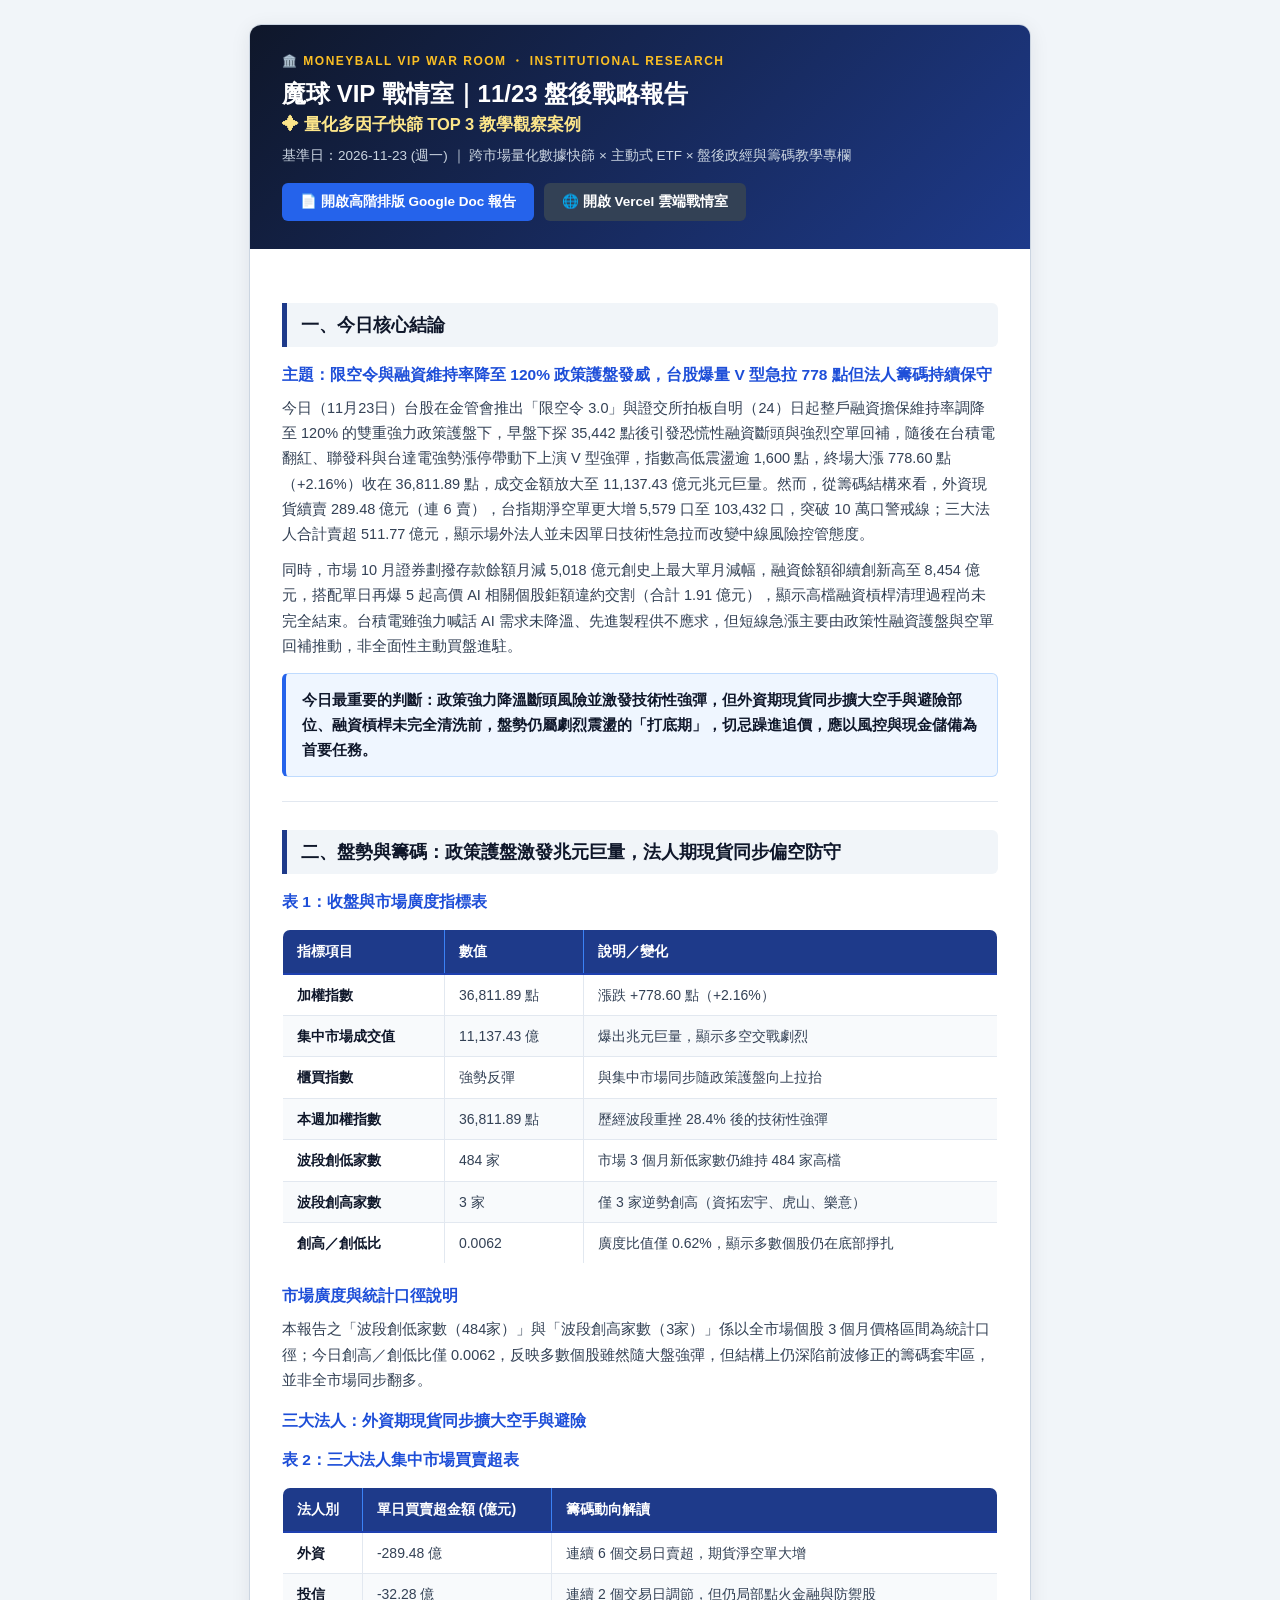
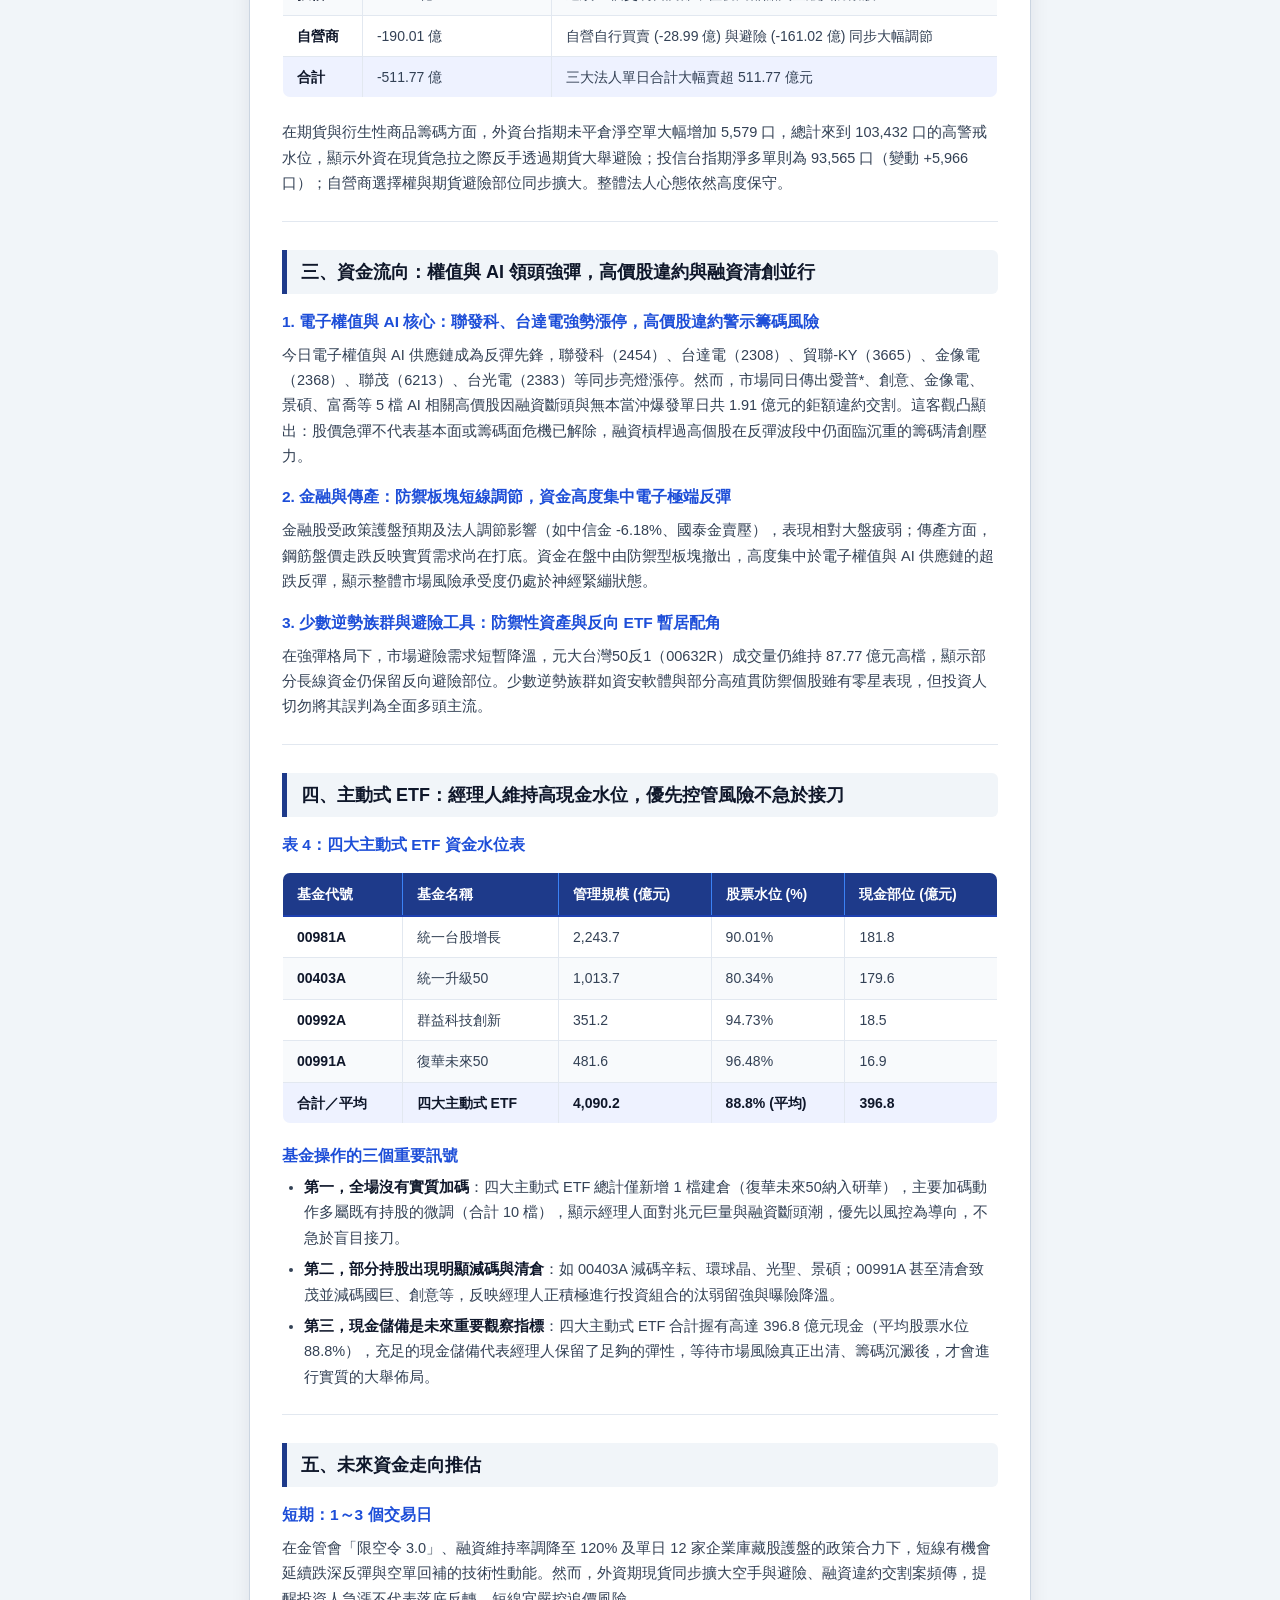
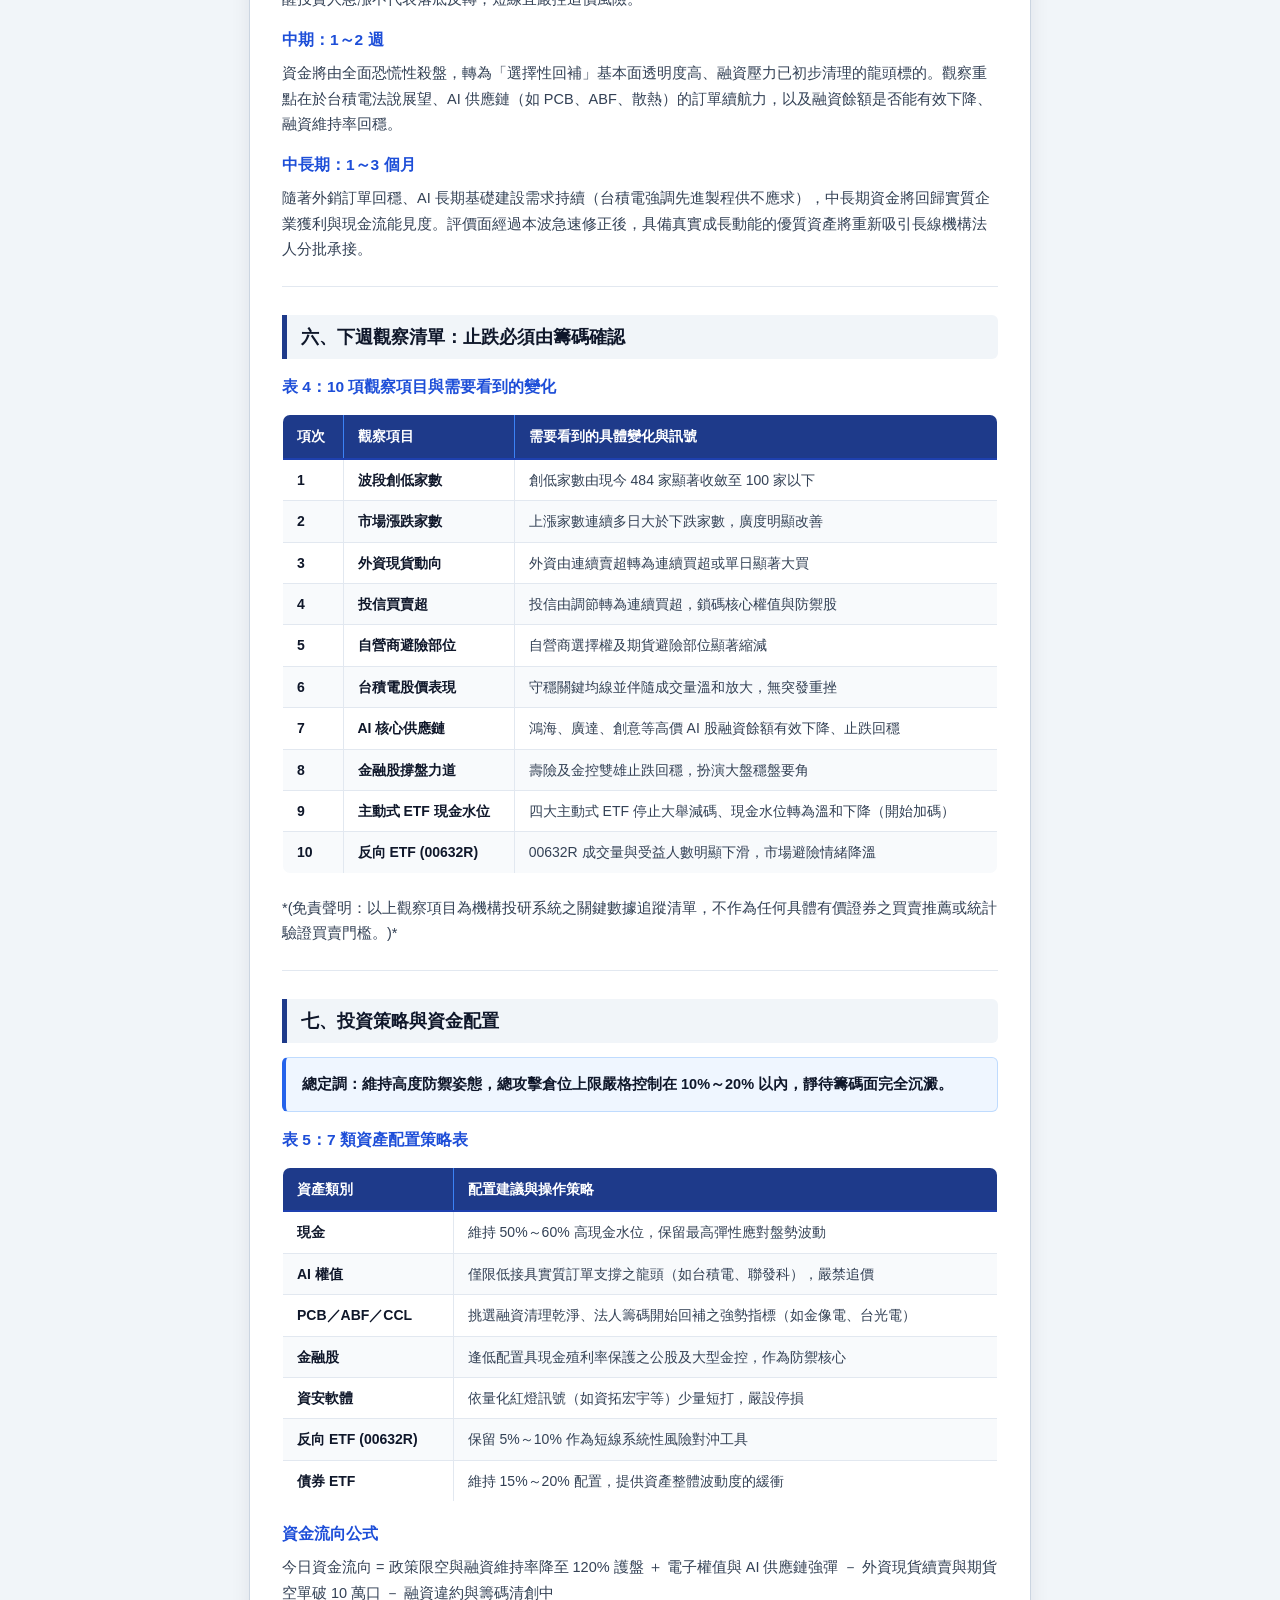
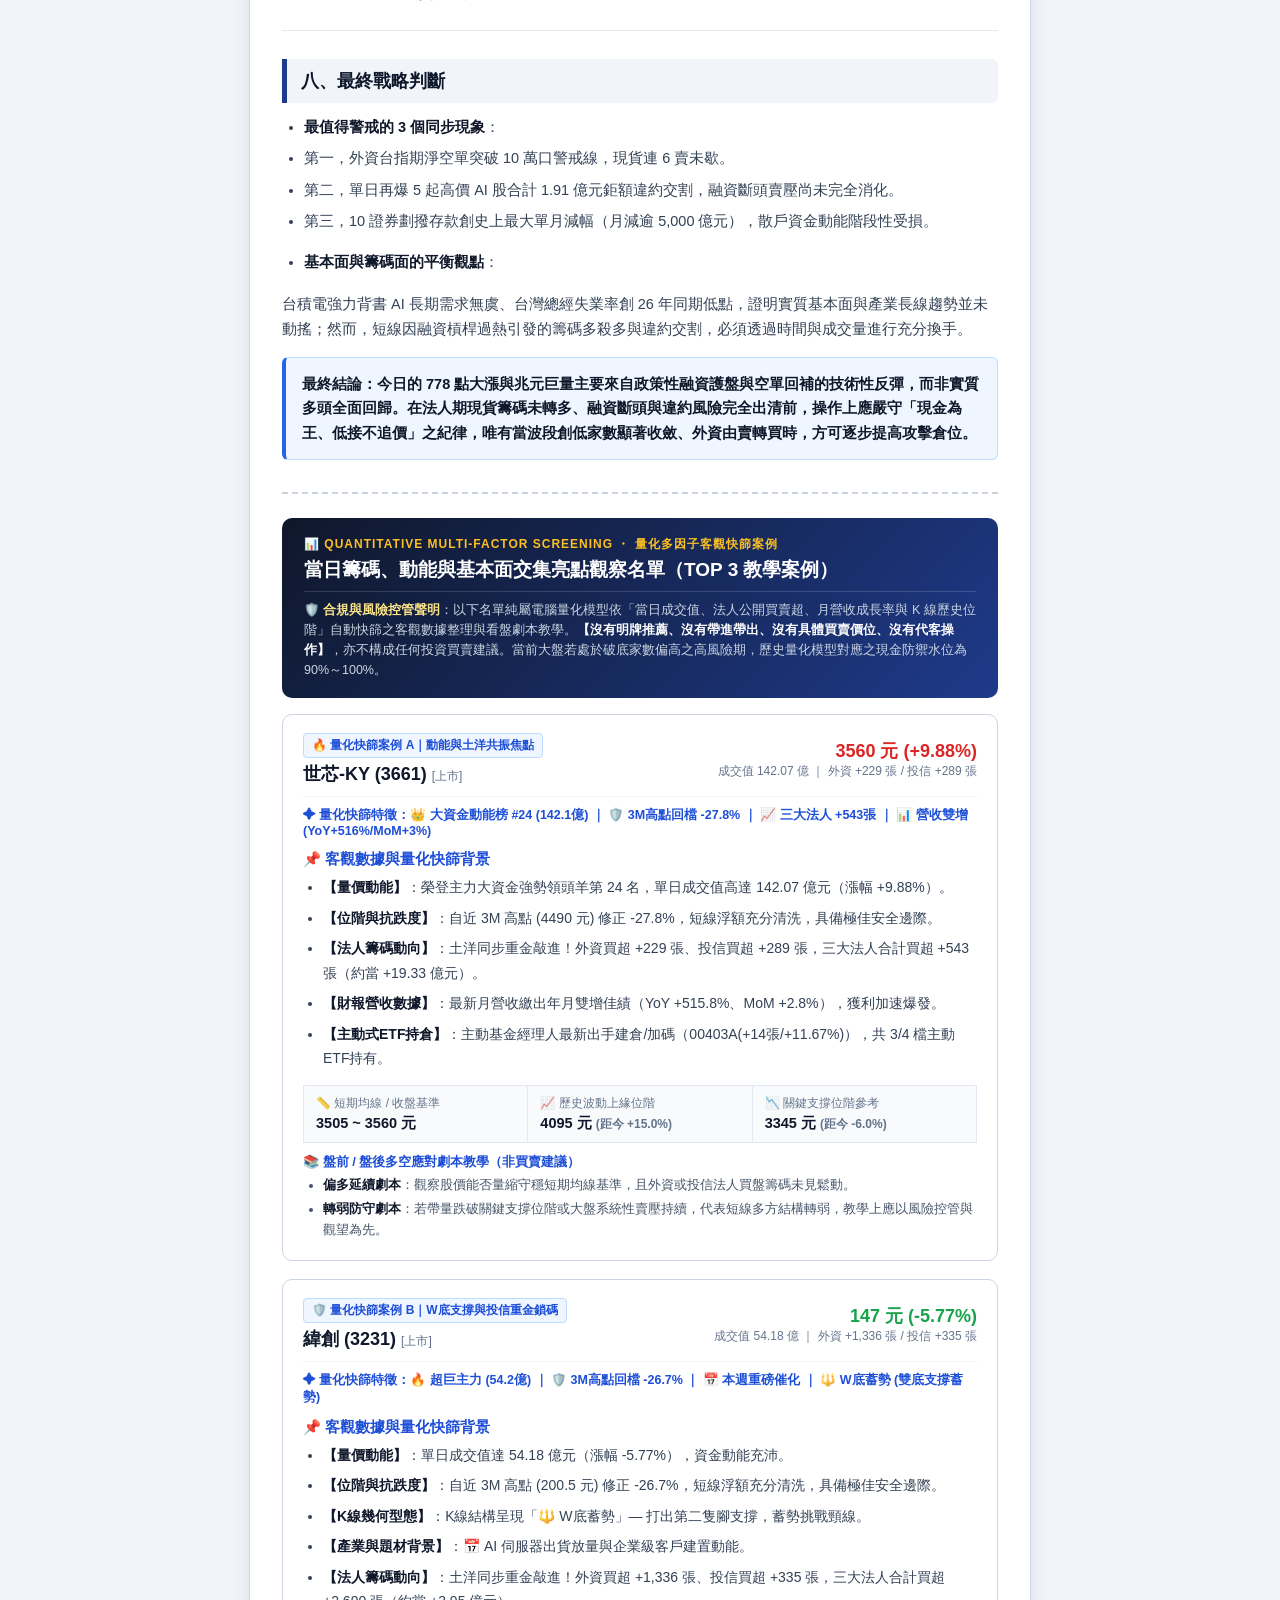
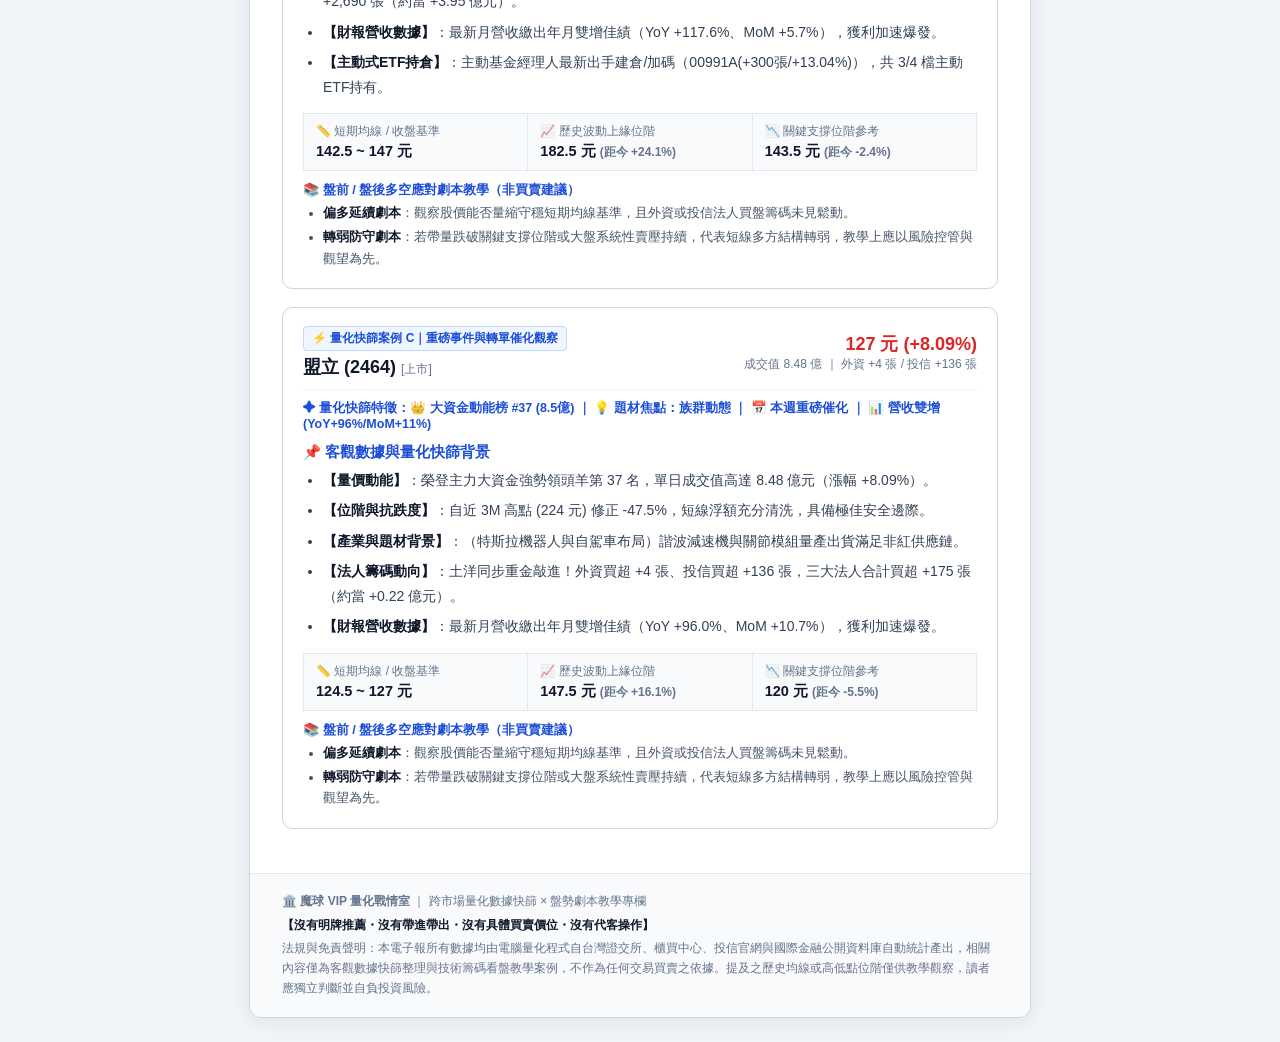
<file: vip_reports/vip_report_2026-11-23.html>
<!DOCTYPE html>
<html lang="zh-TW">
<head>
<meta charset="UTF-8">
<title>魔球 VIP 戰情室｜11/23 盤後戰略報告</title>
</head>
<body style="margin:0;padding:0;background-color:#f1f5f9;font-family:-apple-system,BlinkMacSystemFont,'Segoe UI',Roboto,'Microsoft JhengHei',Arial,sans-serif;">
  <div style="max-width:780px;margin:24px auto;background-color:#ffffff;border-radius:12px;overflow:hidden;box-shadow:0 4px 20px rgba(15,23,42,0.08);border:1px solid #cbd5e1;">
    <!-- 頂部機構級深藍金 Banner -->
    <div style="background:linear-gradient(135deg,#0f172a 0%,#1e3a8a 100%);color:#ffffff;padding:28px 32px;">
      <div style="font-size:12px;font-weight:700;color:#fbbf24;letter-spacing:1.5px;text-transform:uppercase;">🏛️ MONEYBALL VIP WAR ROOM ・ INSTITUTIONAL RESEARCH</div>
      <div style="margin:8px 0 4px 0;font-size:24px;font-weight:800;color:#ffffff;line-height:1.3;">魔球 VIP 戰情室｜11/23 盤後戰略報告</div><div style="margin:0 0 10px 0;font-size:16.5px;font-weight:700;color:#fde68a;line-height:1.4;">✦ 量化多因子快篩 TOP 3 教學觀察案例</div>
      <div style="font-size:13.5px;color:#cbd5e1;line-height:1.5;">基準日：2026-11-23 (週一) ｜ 跨市場量化數據快篩 × 主動式 ETF × 盤後政經與籌碼教學專欄</div>
      <div style="margin-top:16px;"><a href="https://docs.google.com/document/d/1uOTxOJMHfG4GZMRCw-yMpcu99FpdtjuQ8NBws1P9iwo/edit?usp=sharing" target="_blank" style="display:inline-block;background-color:#2563eb;color:#ffffff;text-decoration:none;padding:10px 18px;border-radius:6px;font-weight:700;font-size:13.5px;margin-right:10px;">📄 開啟高階排版 Google Doc 報告</a><a href="https://stock-daily-brief.vercel.app/" target="_blank" style="display:inline-block;background-color:#334155;color:#ffffff;text-decoration:none;padding:10px 18px;border-radius:6px;font-weight:700;font-size:13.5px;">🌐 開啟 Vercel 雲端戰情室</a></div>
    </div>

    <!-- 正文區 -->
    <div style="padding:26px 32px;">
      <h2 style="margin:28px 0 12px 0;padding:10px 14px;background-color:#f1f5f9;border-left:5px solid #1e3a8a;color:#0f172a;font-size:18px;font-weight:800;border-radius:0 6px 6px 0;">一、今日核心結論</h2>
<h3 style="margin:18px 0 8px 0;color:#1d4ed8;font-size:15.5px;font-weight:700;">主題：限空令與融資維持率降至 120% 政策護盤發威，台股爆量 V 型急拉 778 點但法人籌碼持續保守</h3>
<p style="margin:10px 0;color:#334155;font-size:14.5px;line-height:1.75;">今日（11月23日）台股在金管會推出「限空令 3.0」與證交所拍板自明（24）日起整戶融資擔保維持率調降至 120% 的雙重強力政策護盤下，早盤下探 35,442 點後引發恐慌性融資斷頭與強烈空單回補，隨後在台積電翻紅、聯發科與台達電強勢漲停帶動下上演 V 型強彈，指數高低震盪逾 1,600 點，終場大漲 778.60 點（+2.16%）收在 36,811.89 點，成交金額放大至 11,137.43 億元兆元巨量。然而，從籌碼結構來看，外資現貨續賣 289.48 億元（連 6 賣），台指期淨空單更大增 5,579 口至 103,432 口，突破 10 萬口警戒線；三大法人合計賣超 511.77 億元，顯示場外法人並未因單日技術性急拉而改變中線風險控管態度。</p>
<p style="margin:10px 0;color:#334155;font-size:14.5px;line-height:1.75;">同時，市場 10 月證券劃撥存款餘額月減 5,018 億元創史上最大單月減幅，融資餘額卻續創新高至 8,454 億元，搭配單日再爆 5 起高價 AI 相關個股鉅額違約交割（合計 1.91 億元），顯示高檔融資槓桿清理過程尚未完全結束。台積電雖強力喊話 AI 需求未降溫、先進製程供不應求，但短線急漲主要由政策性融資護盤與空單回補推動，非全面性主動買盤進駐。</p>
<div style="margin:14px 0;padding:14px 16px;background-color:#eff6ff;border:1px solid #bfdbfe;border-left:4px solid #2563eb;border-radius:6px;color:#1e293b;font-size:14.5px;line-height:1.7;"><strong style="color:#0f172a;font-weight:700;">今日最重要的判斷：政策強力降溫斷頭風險並激發技術性強彈，但外資期現貨同步擴大空手與避險部位、融資槓桿未完全清洗前，盤勢仍屬劇烈震盪的「打底期」，切忌躁進追價，應以風控與現金儲備為首要任務。</strong></div>
<hr style="border:none;border-top:1px solid #e2e8f0;margin:24px 0;" />
<h2 style="margin:28px 0 12px 0;padding:10px 14px;background-color:#f1f5f9;border-left:5px solid #1e3a8a;color:#0f172a;font-size:18px;font-weight:800;border-radius:0 6px 6px 0;">二、盤勢與籌碼：政策護盤激發兆元巨量，法人期現貨同步偏空防守</h2>
<h3 style="margin:18px 0 8px 0;color:#1d4ed8;font-size:15.5px;font-weight:700;">表 1：收盤與市場廣度指標表</h3>
<table style="width:100%;border-collapse:collapse;margin:16px 0 22px 0;font-size:14px;line-height:1.6;border:1px solid #cbd5e1;border-radius:8px;overflow:hidden;"><tr style="background-color:#1e3a8a;color:#ffffff;"><th style="padding:10px 14px;text-align:left;font-weight:700;border-bottom:2px solid #1e40af;border-right:1px solid #3b82f6;color:#ffffff;">指標項目</th><th style="padding:10px 14px;text-align:left;font-weight:700;border-bottom:2px solid #1e40af;border-right:1px solid #3b82f6;color:#ffffff;">數值</th><th style="padding:10px 14px;text-align:left;font-weight:700;border-bottom:2px solid #1e40af;border-right:1px solid #3b82f6;color:#ffffff;">說明／變化</th></tr><tr style="background-color:#ffffff;"><td style="padding:9px 14px;border-bottom:1px solid #e2e8f0;border-right:1px solid #e2e8f0;font-weight:700;color:#0f172a;"><strong style="color:#0f172a;font-weight:700;">加權指數</strong></td><td style="padding:9px 14px;border-bottom:1px solid #e2e8f0;border-right:1px solid #e2e8f0;color:#334155;">36,811.89 點</td><td style="padding:9px 14px;border-bottom:1px solid #e2e8f0;border-right:1px solid #e2e8f0;color:#334155;">漲跌 +778.60 點（+2.16%）</td></tr><tr style="background-color:#f8fafc;"><td style="padding:9px 14px;border-bottom:1px solid #e2e8f0;border-right:1px solid #e2e8f0;font-weight:700;color:#0f172a;"><strong style="color:#0f172a;font-weight:700;">集中市場成交值</strong></td><td style="padding:9px 14px;border-bottom:1px solid #e2e8f0;border-right:1px solid #e2e8f0;color:#334155;">11,137.43 億</td><td style="padding:9px 14px;border-bottom:1px solid #e2e8f0;border-right:1px solid #e2e8f0;color:#334155;">爆出兆元巨量，顯示多空交戰劇烈</td></tr><tr style="background-color:#ffffff;"><td style="padding:9px 14px;border-bottom:1px solid #e2e8f0;border-right:1px solid #e2e8f0;font-weight:700;color:#0f172a;"><strong style="color:#0f172a;font-weight:700;">櫃買指數</strong></td><td style="padding:9px 14px;border-bottom:1px solid #e2e8f0;border-right:1px solid #e2e8f0;color:#334155;">強勢反彈</td><td style="padding:9px 14px;border-bottom:1px solid #e2e8f0;border-right:1px solid #e2e8f0;color:#334155;">與集中市場同步隨政策護盤向上拉抬</td></tr><tr style="background-color:#f8fafc;"><td style="padding:9px 14px;border-bottom:1px solid #e2e8f0;border-right:1px solid #e2e8f0;font-weight:700;color:#0f172a;"><strong style="color:#0f172a;font-weight:700;">本週加權指數</strong></td><td style="padding:9px 14px;border-bottom:1px solid #e2e8f0;border-right:1px solid #e2e8f0;color:#334155;">36,811.89 點</td><td style="padding:9px 14px;border-bottom:1px solid #e2e8f0;border-right:1px solid #e2e8f0;color:#334155;">歷經波段重挫 28.4% 後的技術性強彈</td></tr><tr style="background-color:#ffffff;"><td style="padding:9px 14px;border-bottom:1px solid #e2e8f0;border-right:1px solid #e2e8f0;font-weight:700;color:#0f172a;"><strong style="color:#0f172a;font-weight:700;">波段創低家數</strong></td><td style="padding:9px 14px;border-bottom:1px solid #e2e8f0;border-right:1px solid #e2e8f0;color:#334155;">484 家</td><td style="padding:9px 14px;border-bottom:1px solid #e2e8f0;border-right:1px solid #e2e8f0;color:#334155;">市場 3 個月新低家數仍維持 484 家高檔</td></tr><tr style="background-color:#f8fafc;"><td style="padding:9px 14px;border-bottom:1px solid #e2e8f0;border-right:1px solid #e2e8f0;font-weight:700;color:#0f172a;"><strong style="color:#0f172a;font-weight:700;">波段創高家數</strong></td><td style="padding:9px 14px;border-bottom:1px solid #e2e8f0;border-right:1px solid #e2e8f0;color:#334155;">3 家</td><td style="padding:9px 14px;border-bottom:1px solid #e2e8f0;border-right:1px solid #e2e8f0;color:#334155;">僅 3 家逆勢創高（資拓宏宇、虎山、樂意）</td></tr><tr style="background-color:#ffffff;"><td style="padding:9px 14px;border-bottom:1px solid #e2e8f0;border-right:1px solid #e2e8f0;font-weight:700;color:#0f172a;"><strong style="color:#0f172a;font-weight:700;">創高／創低比</strong></td><td style="padding:9px 14px;border-bottom:1px solid #e2e8f0;border-right:1px solid #e2e8f0;color:#334155;">0.0062</td><td style="padding:9px 14px;border-bottom:1px solid #e2e8f0;border-right:1px solid #e2e8f0;color:#334155;">廣度比值僅 0.62%，顯示多數個股仍在底部掙扎</td></tr></table>
<h3 style="margin:18px 0 8px 0;color:#1d4ed8;font-size:15.5px;font-weight:700;">市場廣度與統計口徑說明</h3>
<p style="margin:10px 0;color:#334155;font-size:14.5px;line-height:1.75;">本報告之「波段創低家數（484家）」與「波段創高家數（3家）」係以全市場個股 3 個月價格區間為統計口徑；今日創高／創低比僅 0.0062，反映多數個股雖然隨大盤強彈，但結構上仍深陷前波修正的籌碼套牢區，並非全市場同步翻多。</p>
<h3 style="margin:18px 0 8px 0;color:#1d4ed8;font-size:15.5px;font-weight:700;">三大法人：外資期現貨同步擴大空手與避險</h3>
<h3 style="margin:18px 0 8px 0;color:#1d4ed8;font-size:15.5px;font-weight:700;">表 2：三大法人集中市場買賣超表</h3>
<table style="width:100%;border-collapse:collapse;margin:16px 0 22px 0;font-size:14px;line-height:1.6;border:1px solid #cbd5e1;border-radius:8px;overflow:hidden;"><tr style="background-color:#1e3a8a;color:#ffffff;"><th style="padding:10px 14px;text-align:left;font-weight:700;border-bottom:2px solid #1e40af;border-right:1px solid #3b82f6;color:#ffffff;">法人別</th><th style="padding:10px 14px;text-align:left;font-weight:700;border-bottom:2px solid #1e40af;border-right:1px solid #3b82f6;color:#ffffff;">單日買賣超金額 (億元)</th><th style="padding:10px 14px;text-align:left;font-weight:700;border-bottom:2px solid #1e40af;border-right:1px solid #3b82f6;color:#ffffff;">籌碼動向解讀</th></tr><tr style="background-color:#ffffff;"><td style="padding:9px 14px;border-bottom:1px solid #e2e8f0;border-right:1px solid #e2e8f0;font-weight:700;color:#0f172a;"><strong style="color:#0f172a;font-weight:700;">外資</strong></td><td style="padding:9px 14px;border-bottom:1px solid #e2e8f0;border-right:1px solid #e2e8f0;color:#334155;">-289.48 億</td><td style="padding:9px 14px;border-bottom:1px solid #e2e8f0;border-right:1px solid #e2e8f0;color:#334155;">連續 6 個交易日賣超，期貨淨空單大增</td></tr><tr style="background-color:#f8fafc;"><td style="padding:9px 14px;border-bottom:1px solid #e2e8f0;border-right:1px solid #e2e8f0;font-weight:700;color:#0f172a;"><strong style="color:#0f172a;font-weight:700;">投信</strong></td><td style="padding:9px 14px;border-bottom:1px solid #e2e8f0;border-right:1px solid #e2e8f0;color:#334155;">-32.28 億</td><td style="padding:9px 14px;border-bottom:1px solid #e2e8f0;border-right:1px solid #e2e8f0;color:#334155;">連續 2 個交易日調節，但仍局部點火金融與防禦股</td></tr><tr style="background-color:#ffffff;"><td style="padding:9px 14px;border-bottom:1px solid #e2e8f0;border-right:1px solid #e2e8f0;font-weight:700;color:#0f172a;"><strong style="color:#0f172a;font-weight:700;">自營商</strong></td><td style="padding:9px 14px;border-bottom:1px solid #e2e8f0;border-right:1px solid #e2e8f0;color:#334155;">-190.01 億</td><td style="padding:9px 14px;border-bottom:1px solid #e2e8f0;border-right:1px solid #e2e8f0;color:#334155;">自營自行買賣 (-28.99 億) 與避險 (-161.02 億) 同步大幅調節</td></tr><tr style="background-color:#eef2ff;"><td style="padding:9px 14px;border-bottom:1px solid #e2e8f0;border-right:1px solid #e2e8f0;font-weight:700;color:#0f172a;"><strong style="color:#0f172a;font-weight:700;">合計</strong></td><td style="padding:9px 14px;border-bottom:1px solid #e2e8f0;border-right:1px solid #e2e8f0;color:#334155;">-511.77 億</td><td style="padding:9px 14px;border-bottom:1px solid #e2e8f0;border-right:1px solid #e2e8f0;color:#334155;">三大法人單日合計大幅賣超 511.77 億元</td></tr></table>
<p style="margin:10px 0;color:#334155;font-size:14.5px;line-height:1.75;">在期貨與衍生性商品籌碼方面，外資台指期未平倉淨空單大幅增加 5,579 口，總計來到 103,432 口的高警戒水位，顯示外資在現貨急拉之際反手透過期貨大舉避險；投信台指期淨多單則為 93,565 口（變動 +5,966 口）；自營商選擇權與期貨避險部位同步擴大。整體法人心態依然高度保守。</p>
<hr style="border:none;border-top:1px solid #e2e8f0;margin:24px 0;" />
<h2 style="margin:28px 0 12px 0;padding:10px 14px;background-color:#f1f5f9;border-left:5px solid #1e3a8a;color:#0f172a;font-size:18px;font-weight:800;border-radius:0 6px 6px 0;">三、資金流向：權值與 AI 領頭強彈，高價股違約與融資清創並行</h2>
<h3 style="margin:18px 0 8px 0;color:#1d4ed8;font-size:15.5px;font-weight:700;">1. 電子權值與 AI 核心：聯發科、台達電強勢漲停，高價股違約警示籌碼風險</h3>
<p style="margin:10px 0;color:#334155;font-size:14.5px;line-height:1.75;">今日電子權值與 AI 供應鏈成為反彈先鋒，聯發科（2454）、台達電（2308）、貿聯-KY（3665）、金像電（2368）、聯茂（6213）、台光電（2383）等同步亮燈漲停。然而，市場同日傳出愛普*、創意、金像電、景碩、富喬等 5 檔 AI 相關高價股因融資斷頭與無本當沖爆發單日共 1.91 億元的鉅額違約交割。這客觀凸顯出：股價急彈不代表基本面或籌碼面危機已解除，融資槓桿過高個股在反彈波段中仍面臨沉重的籌碼清創壓力。</p>
<h3 style="margin:18px 0 8px 0;color:#1d4ed8;font-size:15.5px;font-weight:700;">2. 金融與傳產：防禦板塊短線調節，資金高度集中電子極端反彈</h3>
<p style="margin:10px 0;color:#334155;font-size:14.5px;line-height:1.75;">金融股受政策護盤預期及法人調節影響（如中信金 -6.18%、國泰金賣壓），表現相對大盤疲弱；傳產方面，鋼筋盤價走跌反映實質需求尚在打底。資金在盤中由防禦型板塊撤出，高度集中於電子權值與 AI 供應鏈的超跌反彈，顯示整體市場風險承受度仍處於神經緊繃狀態。</p>
<h3 style="margin:18px 0 8px 0;color:#1d4ed8;font-size:15.5px;font-weight:700;">3. 少數逆勢族群與避險工具：防禦性資產與反向 ETF 暫居配角</h3>
<p style="margin:10px 0;color:#334155;font-size:14.5px;line-height:1.75;">在強彈格局下，市場避險需求短暫降溫，元大台灣50反1（00632R）成交量仍維持 87.77 億元高檔，顯示部分長線資金仍保留反向避險部位。少數逆勢族群如資安軟體與部分高殖貫防禦個股雖有零星表現，但投資人切勿將其誤判為全面多頭主流。</p>
<hr style="border:none;border-top:1px solid #e2e8f0;margin:24px 0;" />
<h2 style="margin:28px 0 12px 0;padding:10px 14px;background-color:#f1f5f9;border-left:5px solid #1e3a8a;color:#0f172a;font-size:18px;font-weight:800;border-radius:0 6px 6px 0;">四、主動式 ETF：經理人維持高現金水位，優先控管風險不急於接刀</h2>
<h3 style="margin:18px 0 8px 0;color:#1d4ed8;font-size:15.5px;font-weight:700;">表 4：四大主動式 ETF 資金水位表</h3>
<table style="width:100%;border-collapse:collapse;margin:16px 0 22px 0;font-size:14px;line-height:1.6;border:1px solid #cbd5e1;border-radius:8px;overflow:hidden;"><tr style="background-color:#1e3a8a;color:#ffffff;"><th style="padding:10px 14px;text-align:left;font-weight:700;border-bottom:2px solid #1e40af;border-right:1px solid #3b82f6;color:#ffffff;">基金代號</th><th style="padding:10px 14px;text-align:left;font-weight:700;border-bottom:2px solid #1e40af;border-right:1px solid #3b82f6;color:#ffffff;">基金名稱</th><th style="padding:10px 14px;text-align:left;font-weight:700;border-bottom:2px solid #1e40af;border-right:1px solid #3b82f6;color:#ffffff;">管理規模 (億元)</th><th style="padding:10px 14px;text-align:left;font-weight:700;border-bottom:2px solid #1e40af;border-right:1px solid #3b82f6;color:#ffffff;">股票水位 (%)</th><th style="padding:10px 14px;text-align:left;font-weight:700;border-bottom:2px solid #1e40af;border-right:1px solid #3b82f6;color:#ffffff;">現金部位 (億元)</th></tr><tr style="background-color:#ffffff;"><td style="padding:9px 14px;border-bottom:1px solid #e2e8f0;border-right:1px solid #e2e8f0;font-weight:700;color:#0f172a;"><strong style="color:#0f172a;font-weight:700;">00981A</strong></td><td style="padding:9px 14px;border-bottom:1px solid #e2e8f0;border-right:1px solid #e2e8f0;color:#334155;">統一台股增長</td><td style="padding:9px 14px;border-bottom:1px solid #e2e8f0;border-right:1px solid #e2e8f0;color:#334155;">2,243.7</td><td style="padding:9px 14px;border-bottom:1px solid #e2e8f0;border-right:1px solid #e2e8f0;color:#334155;">90.01%</td><td style="padding:9px 14px;border-bottom:1px solid #e2e8f0;border-right:1px solid #e2e8f0;color:#334155;">181.8</td></tr><tr style="background-color:#f8fafc;"><td style="padding:9px 14px;border-bottom:1px solid #e2e8f0;border-right:1px solid #e2e8f0;font-weight:700;color:#0f172a;"><strong style="color:#0f172a;font-weight:700;">00403A</strong></td><td style="padding:9px 14px;border-bottom:1px solid #e2e8f0;border-right:1px solid #e2e8f0;color:#334155;">統一升級50</td><td style="padding:9px 14px;border-bottom:1px solid #e2e8f0;border-right:1px solid #e2e8f0;color:#334155;">1,013.7</td><td style="padding:9px 14px;border-bottom:1px solid #e2e8f0;border-right:1px solid #e2e8f0;color:#334155;">80.34%</td><td style="padding:9px 14px;border-bottom:1px solid #e2e8f0;border-right:1px solid #e2e8f0;color:#334155;">179.6</td></tr><tr style="background-color:#ffffff;"><td style="padding:9px 14px;border-bottom:1px solid #e2e8f0;border-right:1px solid #e2e8f0;font-weight:700;color:#0f172a;"><strong style="color:#0f172a;font-weight:700;">00992A</strong></td><td style="padding:9px 14px;border-bottom:1px solid #e2e8f0;border-right:1px solid #e2e8f0;color:#334155;">群益科技創新</td><td style="padding:9px 14px;border-bottom:1px solid #e2e8f0;border-right:1px solid #e2e8f0;color:#334155;">351.2</td><td style="padding:9px 14px;border-bottom:1px solid #e2e8f0;border-right:1px solid #e2e8f0;color:#334155;">94.73%</td><td style="padding:9px 14px;border-bottom:1px solid #e2e8f0;border-right:1px solid #e2e8f0;color:#334155;">18.5</td></tr><tr style="background-color:#f8fafc;"><td style="padding:9px 14px;border-bottom:1px solid #e2e8f0;border-right:1px solid #e2e8f0;font-weight:700;color:#0f172a;"><strong style="color:#0f172a;font-weight:700;">00991A</strong></td><td style="padding:9px 14px;border-bottom:1px solid #e2e8f0;border-right:1px solid #e2e8f0;color:#334155;">復華未來50</td><td style="padding:9px 14px;border-bottom:1px solid #e2e8f0;border-right:1px solid #e2e8f0;color:#334155;">481.6</td><td style="padding:9px 14px;border-bottom:1px solid #e2e8f0;border-right:1px solid #e2e8f0;color:#334155;">96.48%</td><td style="padding:9px 14px;border-bottom:1px solid #e2e8f0;border-right:1px solid #e2e8f0;color:#334155;">16.9</td></tr><tr style="background-color:#eef2ff;"><td style="padding:9px 14px;border-bottom:1px solid #e2e8f0;border-right:1px solid #e2e8f0;font-weight:700;color:#0f172a;"><strong style="color:#0f172a;font-weight:700;">合計／平均</strong></td><td style="padding:9px 14px;border-bottom:1px solid #e2e8f0;border-right:1px solid #e2e8f0;color:#334155;"><strong style="color:#0f172a;font-weight:700;">四大主動式 ETF</strong></td><td style="padding:9px 14px;border-bottom:1px solid #e2e8f0;border-right:1px solid #e2e8f0;color:#334155;"><strong style="color:#0f172a;font-weight:700;">4,090.2</strong></td><td style="padding:9px 14px;border-bottom:1px solid #e2e8f0;border-right:1px solid #e2e8f0;color:#334155;"><strong style="color:#0f172a;font-weight:700;">88.8% (平均)</strong></td><td style="padding:9px 14px;border-bottom:1px solid #e2e8f0;border-right:1px solid #e2e8f0;color:#334155;"><strong style="color:#0f172a;font-weight:700;">396.8</strong></td></tr></table>
<h3 style="margin:18px 0 8px 0;color:#1d4ed8;font-size:15.5px;font-weight:700;">基金操作的三個重要訊號</h3>
<ul style="margin:8px 0 16px 0;padding-left:22px;color:#334155;font-size:14.5px;line-height:1.75;">
<li style="margin-bottom:6px;"><strong style="color:#0f172a;font-weight:700;">第一，全場沒有實質加碼</strong>：四大主動式 ETF 總計僅新增 1 檔建倉（復華未來50納入研華），主要加碼動作多屬既有持股的微調（合計 10 檔），顯示經理人面對兆元巨量與融資斷頭潮，優先以風控為導向，不急於盲目接刀。</li>
<li style="margin-bottom:6px;"><strong style="color:#0f172a;font-weight:700;">第二，部分持股出現明顯減碼與清倉</strong>：如 00403A 減碼辛耘、環球晶、光聖、景碩；00991A 甚至清倉致茂並減碼國巨、創意等，反映經理人正積極進行投資組合的汰弱留強與曝險降溫。</li>
<li style="margin-bottom:6px;"><strong style="color:#0f172a;font-weight:700;">第三，現金儲備是未來重要觀察指標</strong>：四大主動式 ETF 合計握有高達 396.8 億元現金（平均股票水位 88.8%），充足的現金儲備代表經理人保留了足夠的彈性，等待市場風險真正出清、籌碼沉澱後，才會進行實質的大舉佈局。</li>
</ul>
<hr style="border:none;border-top:1px solid #e2e8f0;margin:24px 0;" />
<h2 style="margin:28px 0 12px 0;padding:10px 14px;background-color:#f1f5f9;border-left:5px solid #1e3a8a;color:#0f172a;font-size:18px;font-weight:800;border-radius:0 6px 6px 0;">五、未來資金走向推估</h2>
<h3 style="margin:18px 0 8px 0;color:#1d4ed8;font-size:15.5px;font-weight:700;">短期：1～3 個交易日</h3>
<p style="margin:10px 0;color:#334155;font-size:14.5px;line-height:1.75;">在金管會「限空令 3.0」、融資維持率調降至 120% 及單日 12 家企業庫藏股護盤的政策合力下，短線有機會延續跌深反彈與空單回補的技術性動能。然而，外資期現貨同步擴大空手與避險、融資違約交割案頻傳，提醒投資人急漲不代表落底反轉，短線宜嚴控追價風險。</p>
<h3 style="margin:18px 0 8px 0;color:#1d4ed8;font-size:15.5px;font-weight:700;">中期：1～2 週</h3>
<p style="margin:10px 0;color:#334155;font-size:14.5px;line-height:1.75;">資金將由全面恐慌性殺盤，轉為「選擇性回補」基本面透明度高、融資壓力已初步清理的龍頭標的。觀察重點在於台積電法說展望、AI 供應鏈（如 PCB、ABF、散熱）的訂單續航力，以及融資餘額是否能有效下降、融資維持率回穩。</p>
<h3 style="margin:18px 0 8px 0;color:#1d4ed8;font-size:15.5px;font-weight:700;">中長期：1～3 個月</h3>
<p style="margin:10px 0;color:#334155;font-size:14.5px;line-height:1.75;">隨著外銷訂單回穩、AI 長期基礎建設需求持續（台積電強調先進製程供不應求），中長期資金將回歸實質企業獲利與現金流能見度。評價面經過本波急速修正後，具備真實成長動能的優質資產將重新吸引長線機構法人分批承接。</p>
<hr style="border:none;border-top:1px solid #e2e8f0;margin:24px 0;" />
<h2 style="margin:28px 0 12px 0;padding:10px 14px;background-color:#f1f5f9;border-left:5px solid #1e3a8a;color:#0f172a;font-size:18px;font-weight:800;border-radius:0 6px 6px 0;">六、下週觀察清單：止跌必須由籌碼確認</h2>
<h3 style="margin:18px 0 8px 0;color:#1d4ed8;font-size:15.5px;font-weight:700;">表 4：10 項觀察項目與需要看到的變化</h3>
<table style="width:100%;border-collapse:collapse;margin:16px 0 22px 0;font-size:14px;line-height:1.6;border:1px solid #cbd5e1;border-radius:8px;overflow:hidden;"><tr style="background-color:#1e3a8a;color:#ffffff;"><th style="padding:10px 14px;text-align:left;font-weight:700;border-bottom:2px solid #1e40af;border-right:1px solid #3b82f6;color:#ffffff;">項次</th><th style="padding:10px 14px;text-align:left;font-weight:700;border-bottom:2px solid #1e40af;border-right:1px solid #3b82f6;color:#ffffff;">觀察項目</th><th style="padding:10px 14px;text-align:left;font-weight:700;border-bottom:2px solid #1e40af;border-right:1px solid #3b82f6;color:#ffffff;">需要看到的具體變化與訊號</th></tr><tr style="background-color:#ffffff;"><td style="padding:9px 14px;border-bottom:1px solid #e2e8f0;border-right:1px solid #e2e8f0;font-weight:700;color:#0f172a;">1</td><td style="padding:9px 14px;border-bottom:1px solid #e2e8f0;border-right:1px solid #e2e8f0;color:#334155;"><strong style="color:#0f172a;font-weight:700;">波段創低家數</strong></td><td style="padding:9px 14px;border-bottom:1px solid #e2e8f0;border-right:1px solid #e2e8f0;color:#334155;">創低家數由現今 484 家顯著收斂至 100 家以下</td></tr><tr style="background-color:#f8fafc;"><td style="padding:9px 14px;border-bottom:1px solid #e2e8f0;border-right:1px solid #e2e8f0;font-weight:700;color:#0f172a;">2</td><td style="padding:9px 14px;border-bottom:1px solid #e2e8f0;border-right:1px solid #e2e8f0;color:#334155;"><strong style="color:#0f172a;font-weight:700;">市場漲跌家數</strong></td><td style="padding:9px 14px;border-bottom:1px solid #e2e8f0;border-right:1px solid #e2e8f0;color:#334155;">上漲家數連續多日大於下跌家數，廣度明顯改善</td></tr><tr style="background-color:#ffffff;"><td style="padding:9px 14px;border-bottom:1px solid #e2e8f0;border-right:1px solid #e2e8f0;font-weight:700;color:#0f172a;">3</td><td style="padding:9px 14px;border-bottom:1px solid #e2e8f0;border-right:1px solid #e2e8f0;color:#334155;"><strong style="color:#0f172a;font-weight:700;">外資現貨動向</strong></td><td style="padding:9px 14px;border-bottom:1px solid #e2e8f0;border-right:1px solid #e2e8f0;color:#334155;">外資由連續賣超轉為連續買超或單日顯著大買</td></tr><tr style="background-color:#f8fafc;"><td style="padding:9px 14px;border-bottom:1px solid #e2e8f0;border-right:1px solid #e2e8f0;font-weight:700;color:#0f172a;">4</td><td style="padding:9px 14px;border-bottom:1px solid #e2e8f0;border-right:1px solid #e2e8f0;color:#334155;"><strong style="color:#0f172a;font-weight:700;">投信買賣超</strong></td><td style="padding:9px 14px;border-bottom:1px solid #e2e8f0;border-right:1px solid #e2e8f0;color:#334155;">投信由調節轉為連續買超，鎖碼核心權值與防禦股</td></tr><tr style="background-color:#ffffff;"><td style="padding:9px 14px;border-bottom:1px solid #e2e8f0;border-right:1px solid #e2e8f0;font-weight:700;color:#0f172a;">5</td><td style="padding:9px 14px;border-bottom:1px solid #e2e8f0;border-right:1px solid #e2e8f0;color:#334155;"><strong style="color:#0f172a;font-weight:700;">自營商避險部位</strong></td><td style="padding:9px 14px;border-bottom:1px solid #e2e8f0;border-right:1px solid #e2e8f0;color:#334155;">自營商選擇權及期貨避險部位顯著縮減</td></tr><tr style="background-color:#f8fafc;"><td style="padding:9px 14px;border-bottom:1px solid #e2e8f0;border-right:1px solid #e2e8f0;font-weight:700;color:#0f172a;">6</td><td style="padding:9px 14px;border-bottom:1px solid #e2e8f0;border-right:1px solid #e2e8f0;color:#334155;"><strong style="color:#0f172a;font-weight:700;">台積電股價表現</strong></td><td style="padding:9px 14px;border-bottom:1px solid #e2e8f0;border-right:1px solid #e2e8f0;color:#334155;">守穩關鍵均線並伴隨成交量溫和放大，無突發重挫</td></tr><tr style="background-color:#ffffff;"><td style="padding:9px 14px;border-bottom:1px solid #e2e8f0;border-right:1px solid #e2e8f0;font-weight:700;color:#0f172a;">7</td><td style="padding:9px 14px;border-bottom:1px solid #e2e8f0;border-right:1px solid #e2e8f0;color:#334155;"><strong style="color:#0f172a;font-weight:700;">AI 核心供應鏈</strong></td><td style="padding:9px 14px;border-bottom:1px solid #e2e8f0;border-right:1px solid #e2e8f0;color:#334155;">鴻海、廣達、創意等高價 AI 股融資餘額有效下降、止跌回穩</td></tr><tr style="background-color:#f8fafc;"><td style="padding:9px 14px;border-bottom:1px solid #e2e8f0;border-right:1px solid #e2e8f0;font-weight:700;color:#0f172a;">8</td><td style="padding:9px 14px;border-bottom:1px solid #e2e8f0;border-right:1px solid #e2e8f0;color:#334155;"><strong style="color:#0f172a;font-weight:700;">金融股撐盤力道</strong></td><td style="padding:9px 14px;border-bottom:1px solid #e2e8f0;border-right:1px solid #e2e8f0;color:#334155;">壽險及金控雙雄止跌回穩，扮演大盤穩盤要角</td></tr><tr style="background-color:#ffffff;"><td style="padding:9px 14px;border-bottom:1px solid #e2e8f0;border-right:1px solid #e2e8f0;font-weight:700;color:#0f172a;">9</td><td style="padding:9px 14px;border-bottom:1px solid #e2e8f0;border-right:1px solid #e2e8f0;color:#334155;"><strong style="color:#0f172a;font-weight:700;">主動式 ETF 現金水位</strong></td><td style="padding:9px 14px;border-bottom:1px solid #e2e8f0;border-right:1px solid #e2e8f0;color:#334155;">四大主動式 ETF 停止大舉減碼、現金水位轉為溫和下降（開始加碼）</td></tr><tr style="background-color:#f8fafc;"><td style="padding:9px 14px;border-bottom:1px solid #e2e8f0;border-right:1px solid #e2e8f0;font-weight:700;color:#0f172a;">10</td><td style="padding:9px 14px;border-bottom:1px solid #e2e8f0;border-right:1px solid #e2e8f0;color:#334155;"><strong style="color:#0f172a;font-weight:700;">反向 ETF (00632R)</strong></td><td style="padding:9px 14px;border-bottom:1px solid #e2e8f0;border-right:1px solid #e2e8f0;color:#334155;">00632R 成交量與受益人數明顯下滑，市場避險情緒降溫</td></tr></table>
<p style="margin:10px 0;color:#334155;font-size:14.5px;line-height:1.75;">*(免責聲明：以上觀察項目為機構投研系統之關鍵數據追蹤清單，不作為任何具體有價證券之買賣推薦或統計驗證買賣門檻。)*</p>
<hr style="border:none;border-top:1px solid #e2e8f0;margin:24px 0;" />
<h2 style="margin:28px 0 12px 0;padding:10px 14px;background-color:#f1f5f9;border-left:5px solid #1e3a8a;color:#0f172a;font-size:18px;font-weight:800;border-radius:0 6px 6px 0;">七、投資策略與資金配置</h2>
<div style="margin:14px 0;padding:14px 16px;background-color:#eff6ff;border:1px solid #bfdbfe;border-left:4px solid #2563eb;border-radius:6px;color:#1e293b;font-size:14.5px;line-height:1.7;"><strong style="color:#0f172a;font-weight:700;">總定調：維持高度防禦姿態，總攻擊倉位上限嚴格控制在 10%～20% 以內，靜待籌碼面完全沉澱。</strong></div>
<h3 style="margin:18px 0 8px 0;color:#1d4ed8;font-size:15.5px;font-weight:700;">表 5：7 類資產配置策略表</h3>
<table style="width:100%;border-collapse:collapse;margin:16px 0 22px 0;font-size:14px;line-height:1.6;border:1px solid #cbd5e1;border-radius:8px;overflow:hidden;"><tr style="background-color:#1e3a8a;color:#ffffff;"><th style="padding:10px 14px;text-align:left;font-weight:700;border-bottom:2px solid #1e40af;border-right:1px solid #3b82f6;color:#ffffff;">資產類別</th><th style="padding:10px 14px;text-align:left;font-weight:700;border-bottom:2px solid #1e40af;border-right:1px solid #3b82f6;color:#ffffff;">配置建議與操作策略</th></tr><tr style="background-color:#ffffff;"><td style="padding:9px 14px;border-bottom:1px solid #e2e8f0;border-right:1px solid #e2e8f0;font-weight:700;color:#0f172a;"><strong style="color:#0f172a;font-weight:700;">現金</strong></td><td style="padding:9px 14px;border-bottom:1px solid #e2e8f0;border-right:1px solid #e2e8f0;color:#334155;">維持 50%～60% 高現金水位，保留最高彈性應對盤勢波動</td></tr><tr style="background-color:#f8fafc;"><td style="padding:9px 14px;border-bottom:1px solid #e2e8f0;border-right:1px solid #e2e8f0;font-weight:700;color:#0f172a;"><strong style="color:#0f172a;font-weight:700;">AI 權值</strong></td><td style="padding:9px 14px;border-bottom:1px solid #e2e8f0;border-right:1px solid #e2e8f0;color:#334155;">僅限低接具實質訂單支撐之龍頭（如台積電、聯發科），嚴禁追價</td></tr><tr style="background-color:#ffffff;"><td style="padding:9px 14px;border-bottom:1px solid #e2e8f0;border-right:1px solid #e2e8f0;font-weight:700;color:#0f172a;"><strong style="color:#0f172a;font-weight:700;">PCB／ABF／CCL</strong></td><td style="padding:9px 14px;border-bottom:1px solid #e2e8f0;border-right:1px solid #e2e8f0;color:#334155;">挑選融資清理乾淨、法人籌碼開始回補之強勢指標（如金像電、台光電）</td></tr><tr style="background-color:#f8fafc;"><td style="padding:9px 14px;border-bottom:1px solid #e2e8f0;border-right:1px solid #e2e8f0;font-weight:700;color:#0f172a;"><strong style="color:#0f172a;font-weight:700;">金融股</strong></td><td style="padding:9px 14px;border-bottom:1px solid #e2e8f0;border-right:1px solid #e2e8f0;color:#334155;">逢低配置具現金殖利率保護之公股及大型金控，作為防禦核心</td></tr><tr style="background-color:#ffffff;"><td style="padding:9px 14px;border-bottom:1px solid #e2e8f0;border-right:1px solid #e2e8f0;font-weight:700;color:#0f172a;"><strong style="color:#0f172a;font-weight:700;">資安軟體</strong></td><td style="padding:9px 14px;border-bottom:1px solid #e2e8f0;border-right:1px solid #e2e8f0;color:#334155;">依量化紅燈訊號（如資拓宏宇等）少量短打，嚴設停損</td></tr><tr style="background-color:#f8fafc;"><td style="padding:9px 14px;border-bottom:1px solid #e2e8f0;border-right:1px solid #e2e8f0;font-weight:700;color:#0f172a;"><strong style="color:#0f172a;font-weight:700;">反向 ETF (00632R)</strong></td><td style="padding:9px 14px;border-bottom:1px solid #e2e8f0;border-right:1px solid #e2e8f0;color:#334155;">保留 5%～10% 作為短線系統性風險對沖工具</td></tr><tr style="background-color:#ffffff;"><td style="padding:9px 14px;border-bottom:1px solid #e2e8f0;border-right:1px solid #e2e8f0;font-weight:700;color:#0f172a;"><strong style="color:#0f172a;font-weight:700;">債券 ETF</strong></td><td style="padding:9px 14px;border-bottom:1px solid #e2e8f0;border-right:1px solid #e2e8f0;color:#334155;">維持 15%～20% 配置，提供資產整體波動度的緩衝</td></tr></table>
<h3 style="margin:18px 0 8px 0;color:#1d4ed8;font-size:15.5px;font-weight:700;">資金流向公式</h3>
<p style="margin:10px 0;color:#334155;font-size:14.5px;line-height:1.75;">今日資金流向 = 政策限空與融資維持率降至 120% 護盤 ＋ 電子權值與 AI 供應鏈強彈 － 外資現貨續賣與期貨空單破 10 萬口 － 融資違約與籌碼清創中</p>
<hr style="border:none;border-top:1px solid #e2e8f0;margin:24px 0;" />
<h2 style="margin:28px 0 12px 0;padding:10px 14px;background-color:#f1f5f9;border-left:5px solid #1e3a8a;color:#0f172a;font-size:18px;font-weight:800;border-radius:0 6px 6px 0;">八、最終戰略判斷</h2>
<ul style="margin:8px 0 16px 0;padding-left:22px;color:#334155;font-size:14.5px;line-height:1.75;">
<li style="margin-bottom:6px;"><strong style="color:#0f172a;font-weight:700;">最值得警戒的 3 個同步現象</strong>：</li>
<li style="margin-bottom:6px;">第一，外資台指期淨空單突破 10 萬口警戒線，現貨連 6 賣未歇。</li>
<li style="margin-bottom:6px;">第二，單日再爆 5 起高價 AI 股合計 1.91 億元鉅額違約交割，融資斷頭賣壓尚未完全消化。</li>
<li style="margin-bottom:6px;">第三，10 證券劃撥存款創史上最大單月減幅（月減逾 5,000 億元），散戶資金動能階段性受損。</li>
</ul>
<ul style="margin:8px 0 16px 0;padding-left:22px;color:#334155;font-size:14.5px;line-height:1.75;">
<li style="margin-bottom:6px;"><strong style="color:#0f172a;font-weight:700;">基本面與籌碼面的平衡觀點</strong>：</li>
</ul>
<p style="margin:10px 0;color:#334155;font-size:14.5px;line-height:1.75;">台積電強力背書 AI 長期需求無虞、台灣總經失業率創 26 年同期低點，證明實質基本面與產業長線趨勢並未動搖；然而，短線因融資槓桿過熱引發的籌碼多殺多與違約交割，必須透過時間與成交量進行充分換手。</p>
<div style="margin:14px 0;padding:14px 16px;background-color:#eff6ff;border:1px solid #bfdbfe;border-left:4px solid #2563eb;border-radius:6px;color:#1e293b;font-size:14.5px;line-height:1.7;"><strong style="color:#0f172a;font-weight:700;">最終結論：今日的 778 點大漲與兆元巨量主要來自政策性融資護盤與空單回補的技術性反彈，而非實質多頭全面回歸。在法人期現貨籌碼未轉多、融資斷頭與違約風險完全出清前，操作上應嚴守「現金為王、低接不追價」之紀律，唯有當波段創低家數顯著收斂、外資由賣轉買時，方可逐步提高攻擊倉位。</strong></div>
      
            <div style="margin-top:32px;padding-top:24px;border-top:2px dashed #cbd5e1;">
              <div style="background:linear-gradient(135deg,#0f172a,#1e3a8a);color:#ffffff;padding:18px 22px;border-radius:10px;margin-bottom:16px;">
                <div style="font-size:12px;color:#fbbf24;font-weight:700;letter-spacing:1px;">📊 QUANTITATIVE MULTI-FACTOR SCREENING ・ 量化多因子客觀快篩案例</div>
                <div style="font-size:19px;font-weight:800;margin-top:4px;">當日籌碼、動能與基本面交集亮點觀察名單（TOP 3 教學案例）</div>
                <div style="font-size:12.5px;color:#cbd5e1;margin-top:8px;padding-top:8px;border-top:1px solid rgba(255,255,255,0.15);line-height:1.6;">
                  🛡️ <strong style="color:#fde68a;">合規與風險控管聲明</strong>：以下名單純屬電腦量化模型依「當日成交值、法人公開買賣超、月營收成長率與 K 線歷史位階」自動快篩之客觀數據整理與看盤劇本教學。<strong style="color:#ffffff;">【沒有明牌推薦、沒有帶進帶出、沒有具體買賣價位、沒有代客操作】</strong>，亦不構成任何投資買賣建議。當前大盤若處於破底家數偏高之高風險期，歷史量化模型對應之現金防禦水位為 90%～100%。
                </div>
              </div>
            

                <div style="border:1px solid #cbd5e1;border-radius:10px;padding:18px 20px;margin-bottom:18px;background-color:#ffffff;">
                  <div style="display:flex;justify-content:space-between;align-items:center;border-bottom:1px solid #f1f5f9;padding-bottom:10px;margin-bottom:10px;">
                    <div>
                      <span style="display:inline-block;background-color:#eff6ff;color:#1d4ed8;border:1px solid #bfdbfe;font-size:12px;font-weight:700;padding:3px 8px;border-radius:4px;margin-bottom:4px;">🔥 量化快篩案例 A｜動能與土洋共振焦點</span>
                      <div style="font-size:18px;font-weight:800;color:#0f172a;">世芯-KY (3661) <span style="font-size:12px;color:#64748b;font-weight:500;">[上市]</span></div>
                    </div>
                    <div style="text-align:right;">
                      <div style="font-size:18px;font-weight:800;color:#dc2626;">3560 元 (+9.88%)</div>
                      <div style="font-size:12px;color:#64748b;">成交值 142.07 億 ｜ 外資 +229 張 / 投信 +289 張</div>
                    </div>
                  </div>
                  <div style="font-size:12.5px;color:#1d4ed8;font-weight:600;margin-bottom:10px;">✦ 量化快篩特徵：👑 大資金動能榜 #24 (142.1億) ｜ 🛡️ 3M高點回檔 -27.8% ｜ 📈 三大法人 +543張 ｜ 📊 營收雙增 (YoY+516%/MoM+3%)</div>
                  <div style="font-size:14.5px;font-weight:700;color:#1d4ed8;margin:12px 0 6px 0;">📌 客觀數據與量化快篩背景</div><ul style="margin:0 0 14px 0;padding-left:20px;color:#334155;font-size:14px;line-height:1.75;"><li style="margin-bottom:6px;"><strong style="color:#0f172a;">【量價動能】</strong>：榮登主力大資金強勢領頭羊第 24 名，單日成交值高達 142.07 億元（漲幅 +9.88%）。</li><li style="margin-bottom:6px;"><strong style="color:#0f172a;">【位階與抗跌度】</strong>：自近 3M 高點 (4490 元) 修正 -27.8%，短線浮額充分清洗，具備極佳安全邊際。</li><li style="margin-bottom:6px;"><strong style="color:#0f172a;">【法人籌碼動向】</strong>：土洋同步重金敲進！外資買超 +229 張、投信買超 +289 張，三大法人合計買超 +543 張（約當 +19.33 億元）。</li><li style="margin-bottom:6px;"><strong style="color:#0f172a;">【財報營收數據】</strong>：最新月營收繳出年月雙增佳績（YoY +515.8%、MoM +2.8%），獲利加速爆發。</li><li style="margin-bottom:6px;"><strong style="color:#0f172a;">【主動式ETF持倉】</strong>：主動基金經理人最新出手建倉/加碼（00403A(+14張/+11.67%)），共 3/4 檔主動ETF持有。</li></ul>
                  <table style="width:100%;border-collapse:collapse;background-color:#f8fafc;border:1px solid #e2e8f0;border-radius:6px;font-size:13px;margin-bottom:10px;">
                    <tr>
                      <td style="width:33.3%;padding:9px 12px;border-right:1px solid #e2e8f0;">
                        <div style="font-size:12px;color:#64748b;">📏 短期均線 / 收盤基準</div>
                        <div style="font-size:14.5px;color:#0f172a;font-weight:800;margin-top:2px;">3505 ~ 3560 元</div>
                      </td>
                      <td style="width:33.3%;padding:9px 12px;border-right:1px solid #e2e8f0;">
                        <div style="font-size:12px;color:#64748b;">📈 歷史波動上緣位階</div>
                        <div style="font-size:14.5px;color:#0f172a;font-weight:800;margin-top:2px;">4095 元 <span style="font-size:12px;color:#64748b;font-weight:600;">(距今 +15.0%)</span></div>
                      </td>
                      <td style="width:33.3%;padding:9px 12px;">
                        <div style="font-size:12px;color:#64748b;">📉 關鍵支撐位階參考</div>
                        <div style="font-size:14.5px;color:#0f172a;font-weight:800;margin-top:2px;">3345 元 <span style="font-size:12px;color:#64748b;font-weight:600;">(距今 -6.0%)</span></div>
                      </td>
                    </tr>
                  </table>
                  <div style="font-size:13px;font-weight:700;color:#1d4ed8;margin:10px 0 4px 0;">📚 盤前 / 盤後多空應對劇本教學（非買賣建議）</div>
                  <ul style="margin:0;padding-left:20px;color:#475569;font-size:12.5px;line-height:1.7;">
                    <li style="margin-bottom:3px;"><strong style="color:#0f172a;">偏多延續劇本</strong>：觀察股價能否量縮守穩短期均線基準，且外資或投信法人買盤籌碼未見鬆動。</li>
                    <li><strong style="color:#0f172a;">轉弱防守劇本</strong>：若帶量跌破關鍵支撐位階或大盤系統性賣壓持續，代表短線多方結構轉弱，教學上應以風險控管與觀望為先。</li>
                  </ul>
                </div>
                

                <div style="border:1px solid #cbd5e1;border-radius:10px;padding:18px 20px;margin-bottom:18px;background-color:#ffffff;">
                  <div style="display:flex;justify-content:space-between;align-items:center;border-bottom:1px solid #f1f5f9;padding-bottom:10px;margin-bottom:10px;">
                    <div>
                      <span style="display:inline-block;background-color:#eff6ff;color:#1d4ed8;border:1px solid #bfdbfe;font-size:12px;font-weight:700;padding:3px 8px;border-radius:4px;margin-bottom:4px;">🛡️ 量化快篩案例 B｜W底支撐與投信重金鎖碼</span>
                      <div style="font-size:18px;font-weight:800;color:#0f172a;">緯創 (3231) <span style="font-size:12px;color:#64748b;font-weight:500;">[上市]</span></div>
                    </div>
                    <div style="text-align:right;">
                      <div style="font-size:18px;font-weight:800;color:#16a34a;">147 元 (-5.77%)</div>
                      <div style="font-size:12px;color:#64748b;">成交值 54.18 億 ｜ 外資 +1,336 張 / 投信 +335 張</div>
                    </div>
                  </div>
                  <div style="font-size:12.5px;color:#1d4ed8;font-weight:600;margin-bottom:10px;">✦ 量化快篩特徵：🔥 超巨主力 (54.2億) ｜ 🛡️ 3M高點回檔 -26.7% ｜ 📅 本週重磅催化 ｜ 🔱 W底蓄勢 (雙底支撐蓄勢)</div>
                  <div style="font-size:14.5px;font-weight:700;color:#1d4ed8;margin:12px 0 6px 0;">📌 客觀數據與量化快篩背景</div><ul style="margin:0 0 14px 0;padding-left:20px;color:#334155;font-size:14px;line-height:1.75;"><li style="margin-bottom:6px;"><strong style="color:#0f172a;">【量價動能】</strong>：單日成交值達 54.18 億元（漲幅 -5.77%），資金動能充沛。</li><li style="margin-bottom:6px;"><strong style="color:#0f172a;">【位階與抗跌度】</strong>：自近 3M 高點 (200.5 元) 修正 -26.7%，短線浮額充分清洗，具備極佳安全邊際。</li><li style="margin-bottom:6px;"><strong style="color:#0f172a;">【K線幾何型態】</strong>：K線結構呈現「🔱 W底蓄勢」— 打出第二隻腳支撐，蓄勢挑戰頸線。</li><li style="margin-bottom:6px;"><strong style="color:#0f172a;">【產業與題材背景】</strong>：📅 AI 伺服器出貨放量與企業級客戶建置動能。</li><li style="margin-bottom:6px;"><strong style="color:#0f172a;">【法人籌碼動向】</strong>：土洋同步重金敲進！外資買超 +1,336 張、投信買超 +335 張，三大法人合計買超 +2,690 張（約當 +3.95 億元）。</li><li style="margin-bottom:6px;"><strong style="color:#0f172a;">【財報營收數據】</strong>：最新月營收繳出年月雙增佳績（YoY +117.6%、MoM +5.7%），獲利加速爆發。</li><li style="margin-bottom:6px;"><strong style="color:#0f172a;">【主動式ETF持倉】</strong>：主動基金經理人最新出手建倉/加碼（00991A(+300張/+13.04%)），共 3/4 檔主動ETF持有。</li></ul>
                  <table style="width:100%;border-collapse:collapse;background-color:#f8fafc;border:1px solid #e2e8f0;border-radius:6px;font-size:13px;margin-bottom:10px;">
                    <tr>
                      <td style="width:33.3%;padding:9px 12px;border-right:1px solid #e2e8f0;">
                        <div style="font-size:12px;color:#64748b;">📏 短期均線 / 收盤基準</div>
                        <div style="font-size:14.5px;color:#0f172a;font-weight:800;margin-top:2px;">142.5 ~ 147 元</div>
                      </td>
                      <td style="width:33.3%;padding:9px 12px;border-right:1px solid #e2e8f0;">
                        <div style="font-size:12px;color:#64748b;">📈 歷史波動上緣位階</div>
                        <div style="font-size:14.5px;color:#0f172a;font-weight:800;margin-top:2px;">182.5 元 <span style="font-size:12px;color:#64748b;font-weight:600;">(距今 +24.1%)</span></div>
                      </td>
                      <td style="width:33.3%;padding:9px 12px;">
                        <div style="font-size:12px;color:#64748b;">📉 關鍵支撐位階參考</div>
                        <div style="font-size:14.5px;color:#0f172a;font-weight:800;margin-top:2px;">143.5 元 <span style="font-size:12px;color:#64748b;font-weight:600;">(距今 -2.4%)</span></div>
                      </td>
                    </tr>
                  </table>
                  <div style="font-size:13px;font-weight:700;color:#1d4ed8;margin:10px 0 4px 0;">📚 盤前 / 盤後多空應對劇本教學（非買賣建議）</div>
                  <ul style="margin:0;padding-left:20px;color:#475569;font-size:12.5px;line-height:1.7;">
                    <li style="margin-bottom:3px;"><strong style="color:#0f172a;">偏多延續劇本</strong>：觀察股價能否量縮守穩短期均線基準，且外資或投信法人買盤籌碼未見鬆動。</li>
                    <li><strong style="color:#0f172a;">轉弱防守劇本</strong>：若帶量跌破關鍵支撐位階或大盤系統性賣壓持續，代表短線多方結構轉弱，教學上應以風險控管與觀望為先。</li>
                  </ul>
                </div>
                

                <div style="border:1px solid #cbd5e1;border-radius:10px;padding:18px 20px;margin-bottom:18px;background-color:#ffffff;">
                  <div style="display:flex;justify-content:space-between;align-items:center;border-bottom:1px solid #f1f5f9;padding-bottom:10px;margin-bottom:10px;">
                    <div>
                      <span style="display:inline-block;background-color:#eff6ff;color:#1d4ed8;border:1px solid #bfdbfe;font-size:12px;font-weight:700;padding:3px 8px;border-radius:4px;margin-bottom:4px;">⚡ 量化快篩案例 C｜重磅事件與轉單催化觀察</span>
                      <div style="font-size:18px;font-weight:800;color:#0f172a;">盟立 (2464) <span style="font-size:12px;color:#64748b;font-weight:500;">[上市]</span></div>
                    </div>
                    <div style="text-align:right;">
                      <div style="font-size:18px;font-weight:800;color:#dc2626;">127 元 (+8.09%)</div>
                      <div style="font-size:12px;color:#64748b;">成交值 8.48 億 ｜ 外資 +4 張 / 投信 +136 張</div>
                    </div>
                  </div>
                  <div style="font-size:12.5px;color:#1d4ed8;font-weight:600;margin-bottom:10px;">✦ 量化快篩特徵：👑 大資金動能榜 #37 (8.5億) ｜ 💡 題材焦點：族群動態 ｜ 📅 本週重磅催化 ｜ 📊 營收雙增 (YoY+96%/MoM+11%)</div>
                  <div style="font-size:14.5px;font-weight:700;color:#1d4ed8;margin:12px 0 6px 0;">📌 客觀數據與量化快篩背景</div><ul style="margin:0 0 14px 0;padding-left:20px;color:#334155;font-size:14px;line-height:1.75;"><li style="margin-bottom:6px;"><strong style="color:#0f172a;">【量價動能】</strong>：榮登主力大資金強勢領頭羊第 37 名，單日成交值高達 8.48 億元（漲幅 +8.09%）。</li><li style="margin-bottom:6px;"><strong style="color:#0f172a;">【位階與抗跌度】</strong>：自近 3M 高點 (224 元) 修正 -47.5%，短線浮額充分清洗，具備極佳安全邊際。</li><li style="margin-bottom:6px;"><strong style="color:#0f172a;">【產業與題材背景】</strong>：（特斯拉機器人與自駕車布局）諧波減速機與關節模組量產出貨滿足非紅供應鏈。</li><li style="margin-bottom:6px;"><strong style="color:#0f172a;">【法人籌碼動向】</strong>：土洋同步重金敲進！外資買超 +4 張、投信買超 +136 張，三大法人合計買超 +175 張（約當 +0.22 億元）。</li><li style="margin-bottom:6px;"><strong style="color:#0f172a;">【財報營收數據】</strong>：最新月營收繳出年月雙增佳績（YoY +96.0%、MoM +10.7%），獲利加速爆發。</li></ul>
                  <table style="width:100%;border-collapse:collapse;background-color:#f8fafc;border:1px solid #e2e8f0;border-radius:6px;font-size:13px;margin-bottom:10px;">
                    <tr>
                      <td style="width:33.3%;padding:9px 12px;border-right:1px solid #e2e8f0;">
                        <div style="font-size:12px;color:#64748b;">📏 短期均線 / 收盤基準</div>
                        <div style="font-size:14.5px;color:#0f172a;font-weight:800;margin-top:2px;">124.5 ~ 127 元</div>
                      </td>
                      <td style="width:33.3%;padding:9px 12px;border-right:1px solid #e2e8f0;">
                        <div style="font-size:12px;color:#64748b;">📈 歷史波動上緣位階</div>
                        <div style="font-size:14.5px;color:#0f172a;font-weight:800;margin-top:2px;">147.5 元 <span style="font-size:12px;color:#64748b;font-weight:600;">(距今 +16.1%)</span></div>
                      </td>
                      <td style="width:33.3%;padding:9px 12px;">
                        <div style="font-size:12px;color:#64748b;">📉 關鍵支撐位階參考</div>
                        <div style="font-size:14.5px;color:#0f172a;font-weight:800;margin-top:2px;">120 元 <span style="font-size:12px;color:#64748b;font-weight:600;">(距今 -5.5%)</span></div>
                      </td>
                    </tr>
                  </table>
                  <div style="font-size:13px;font-weight:700;color:#1d4ed8;margin:10px 0 4px 0;">📚 盤前 / 盤後多空應對劇本教學（非買賣建議）</div>
                  <ul style="margin:0;padding-left:20px;color:#475569;font-size:12.5px;line-height:1.7;">
                    <li style="margin-bottom:3px;"><strong style="color:#0f172a;">偏多延續劇本</strong>：觀察股價能否量縮守穩短期均線基準，且外資或投信法人買盤籌碼未見鬆動。</li>
                    <li><strong style="color:#0f172a;">轉弱防守劇本</strong>：若帶量跌破關鍵支撐位階或大盤系統性賣壓持續，代表短線多方結構轉弱，教學上應以風險控管與觀望為先。</li>
                  </ul>
                </div>
                
</div>
    </div>

    <!-- 底部版權與免責聲明 -->
    <div style="background-color:#f8fafc;border-top:1px solid #e2e8f0;padding:18px 32px;font-size:12px;color:#64748b;line-height:1.65;">
      <div><strong>🏛️ 魔球 VIP 量化戰情室</strong> ｜ 跨市場量化數據快篩 × 盤勢劇本教學專欄</div>
      <div style="margin-top:4px;color:#0f172a;font-weight:700;">【沒有明牌推薦・沒有帶進帶出・沒有具體買賣價位・沒有代客操作】</div>
      <div style="margin-top:4px;">法規與免責聲明：本電子報所有數據均由電腦量化程式自台灣證交所、櫃買中心、投信官網與國際金融公開資料庫自動統計產出，相關內容僅為客觀數據快篩整理與技術籌碼看盤教學案例，不作為任何交易買賣之依據。提及之歷史均線或高低點位階僅供教學觀察，讀者應獨立判斷並自負投資風險。</div>
    </div>
  </div>
</body>
</html>
</file>
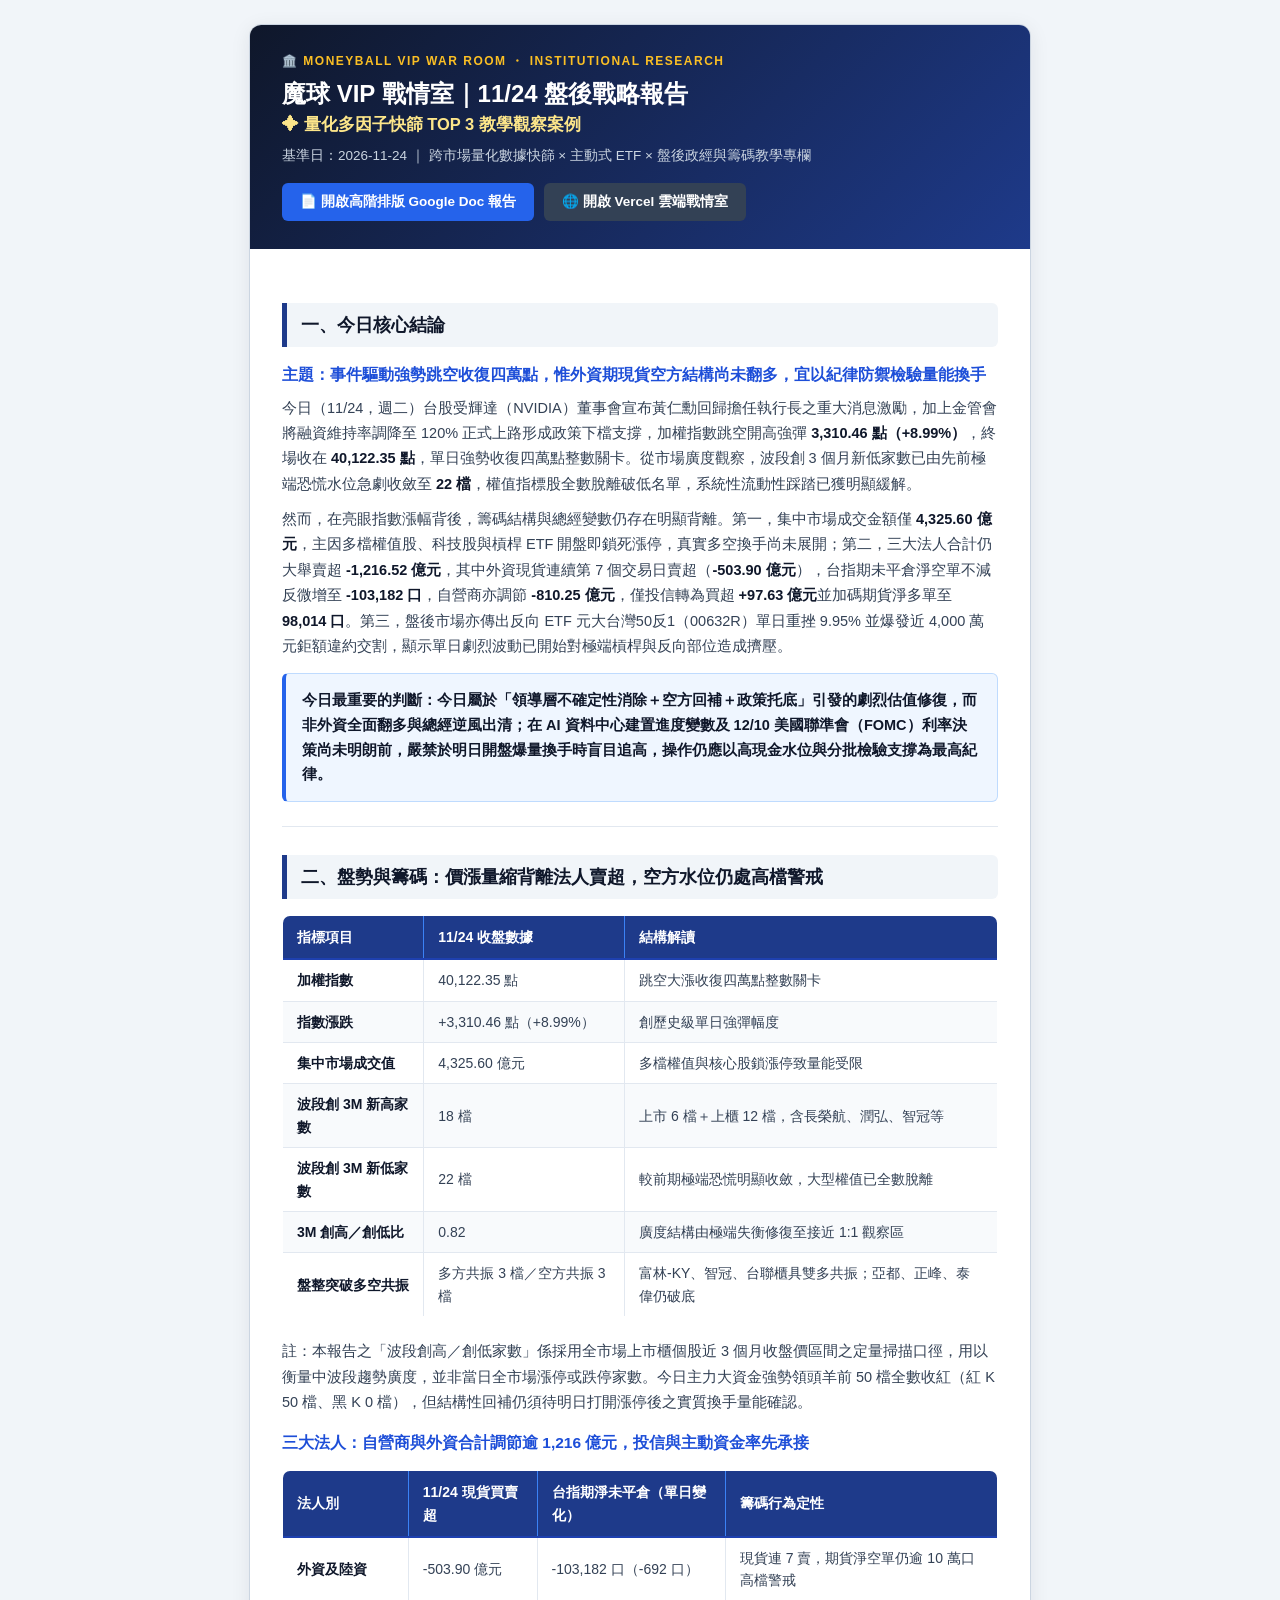
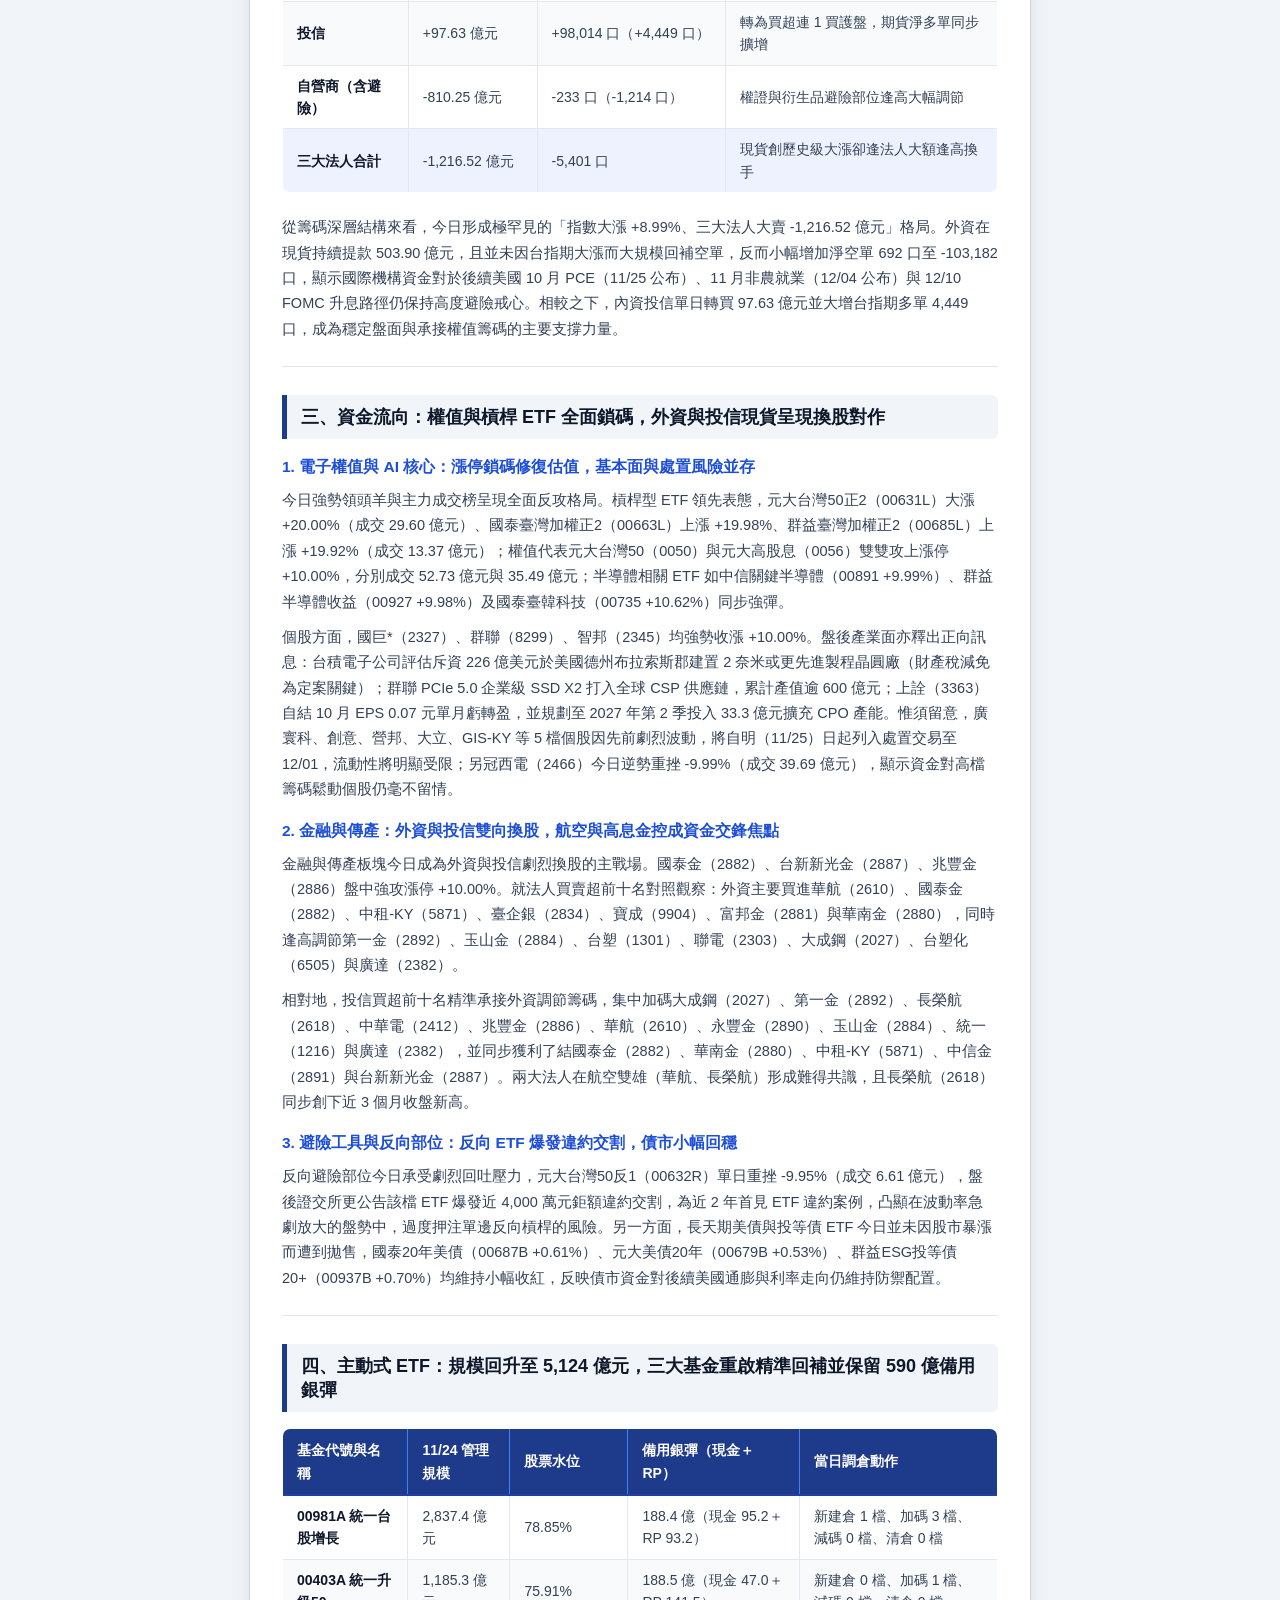
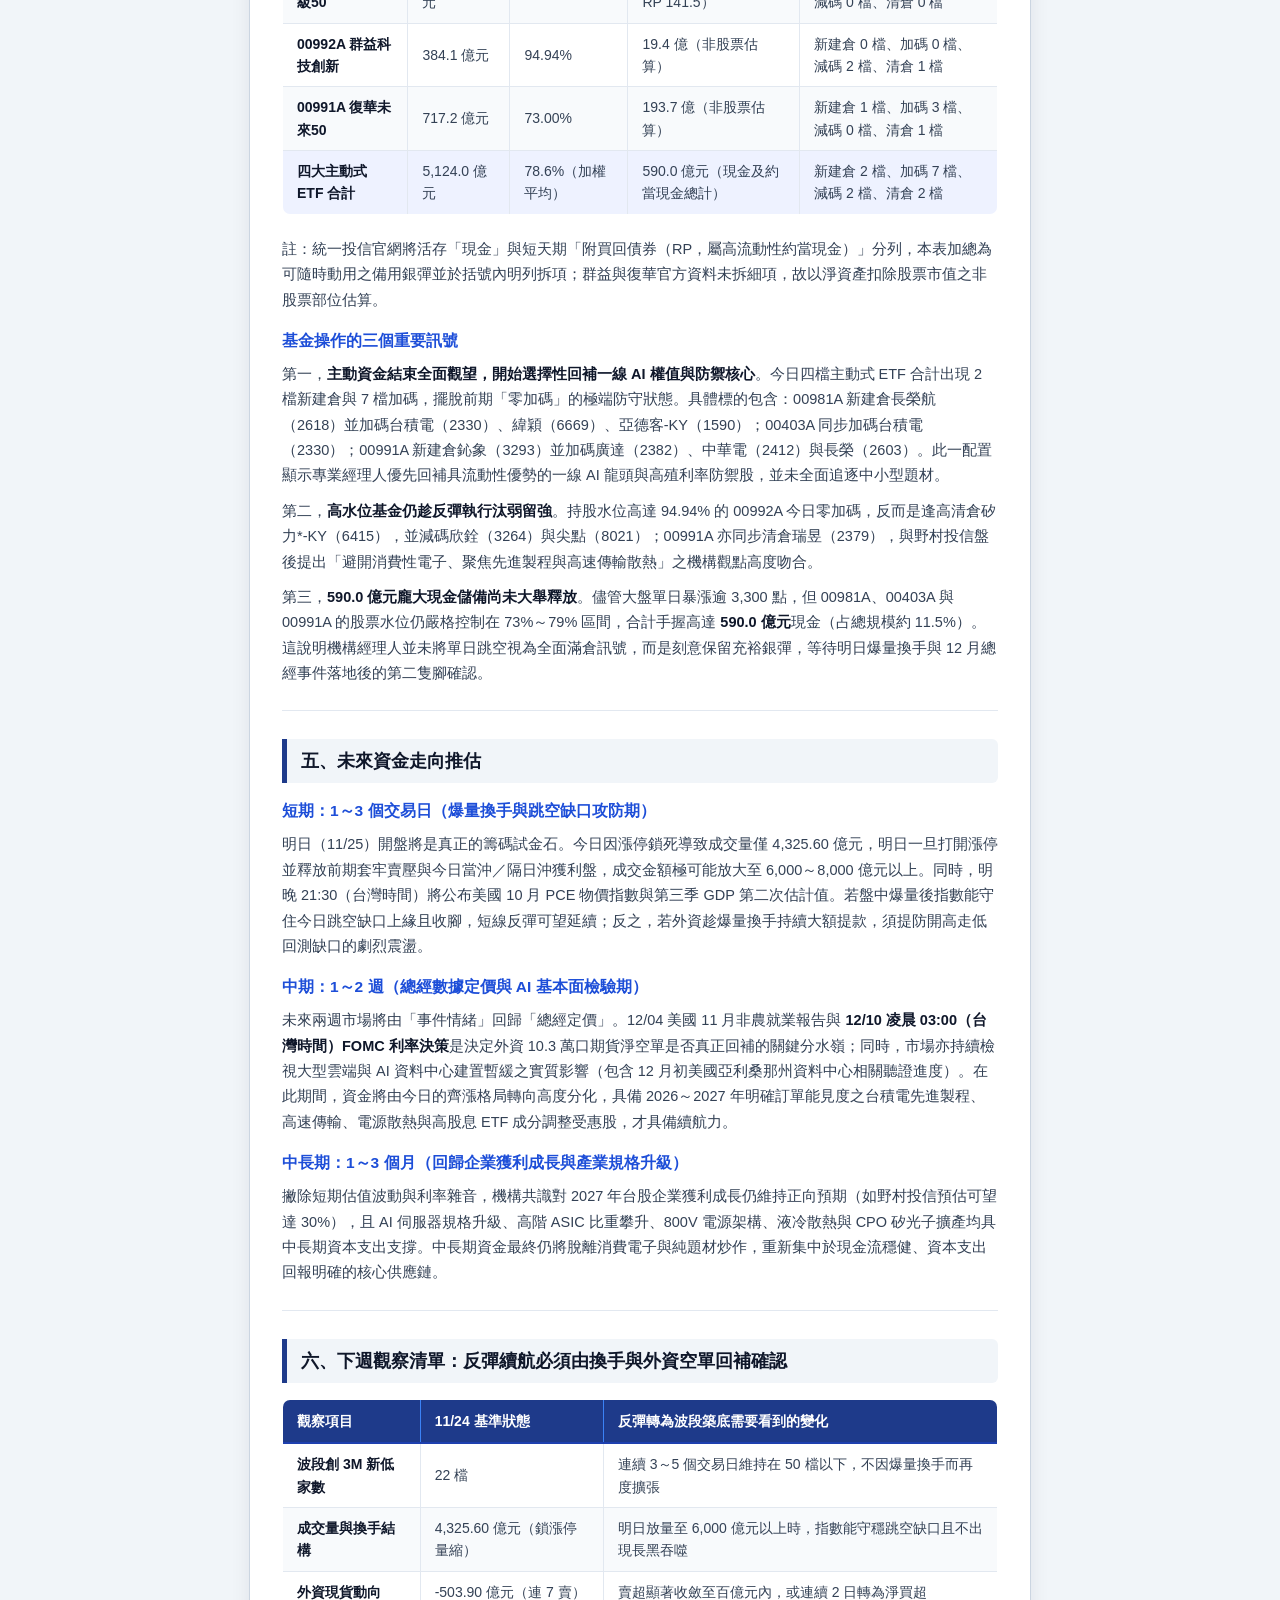
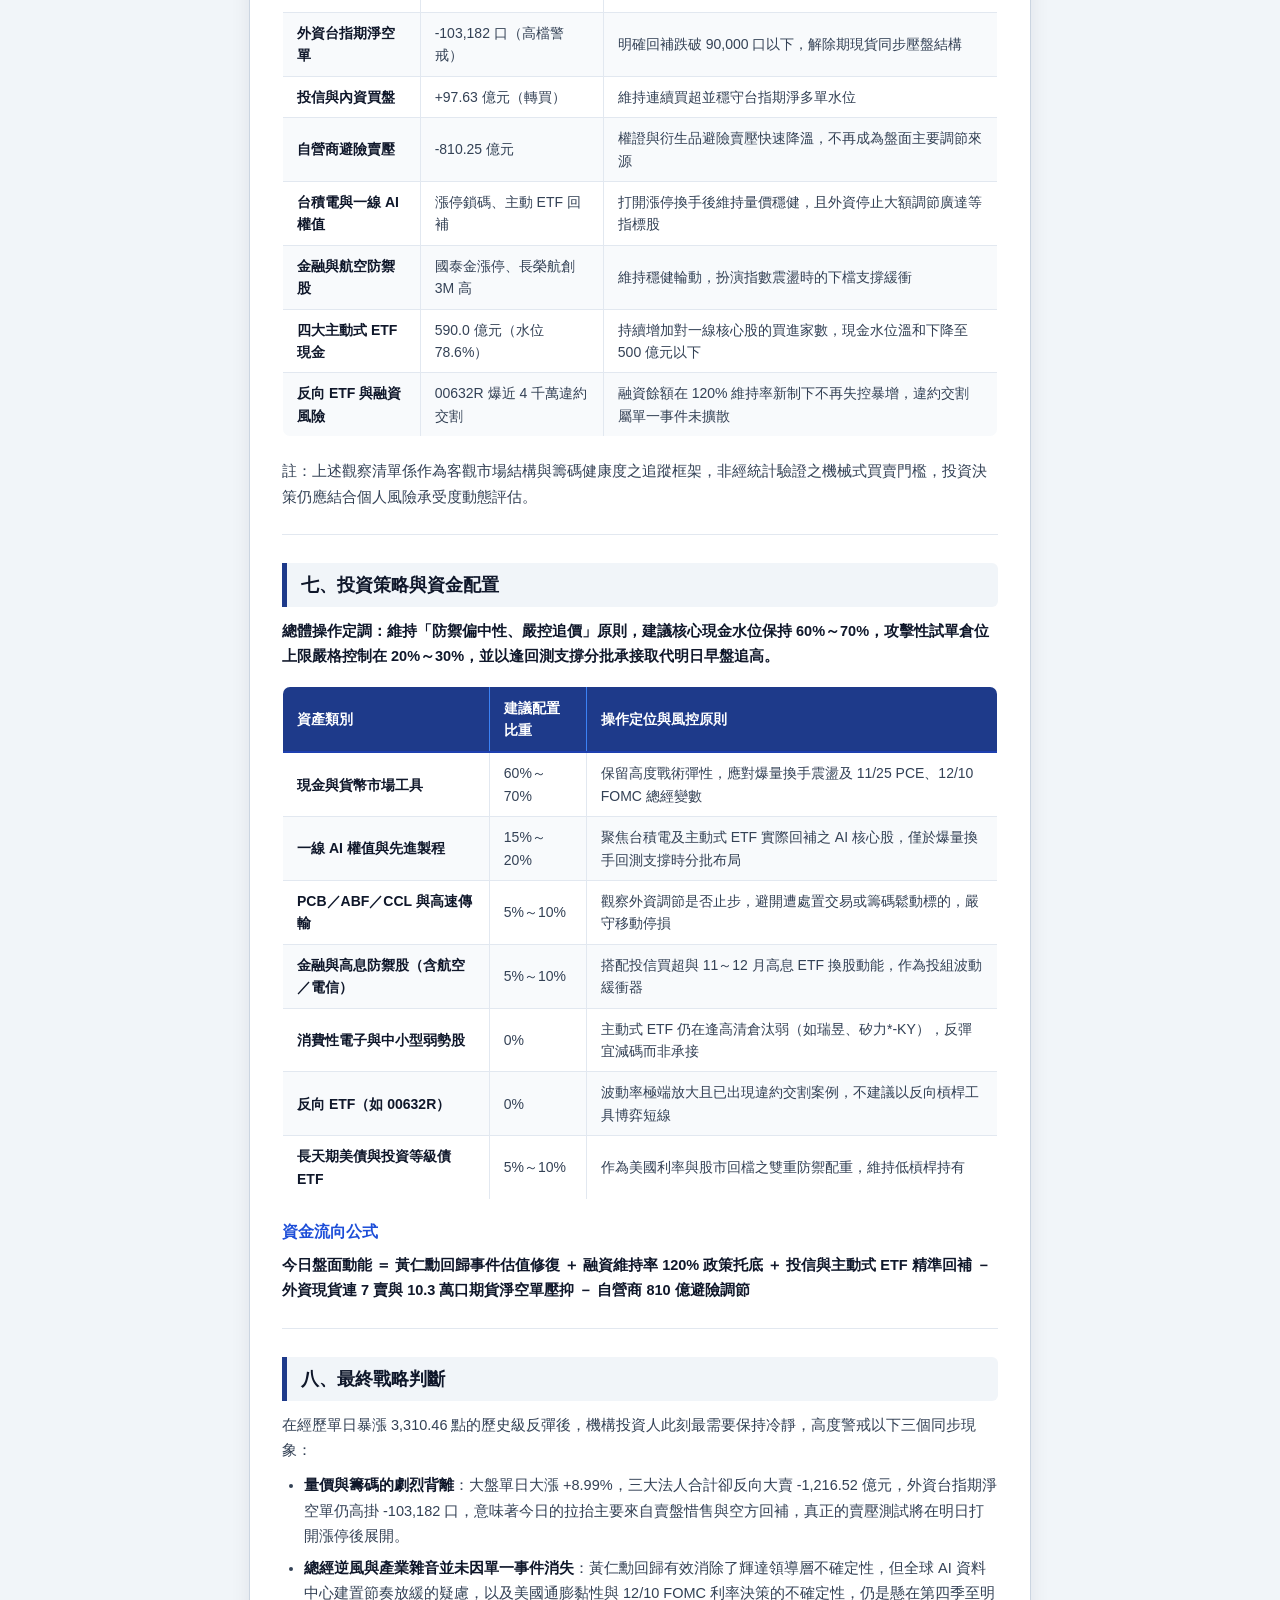
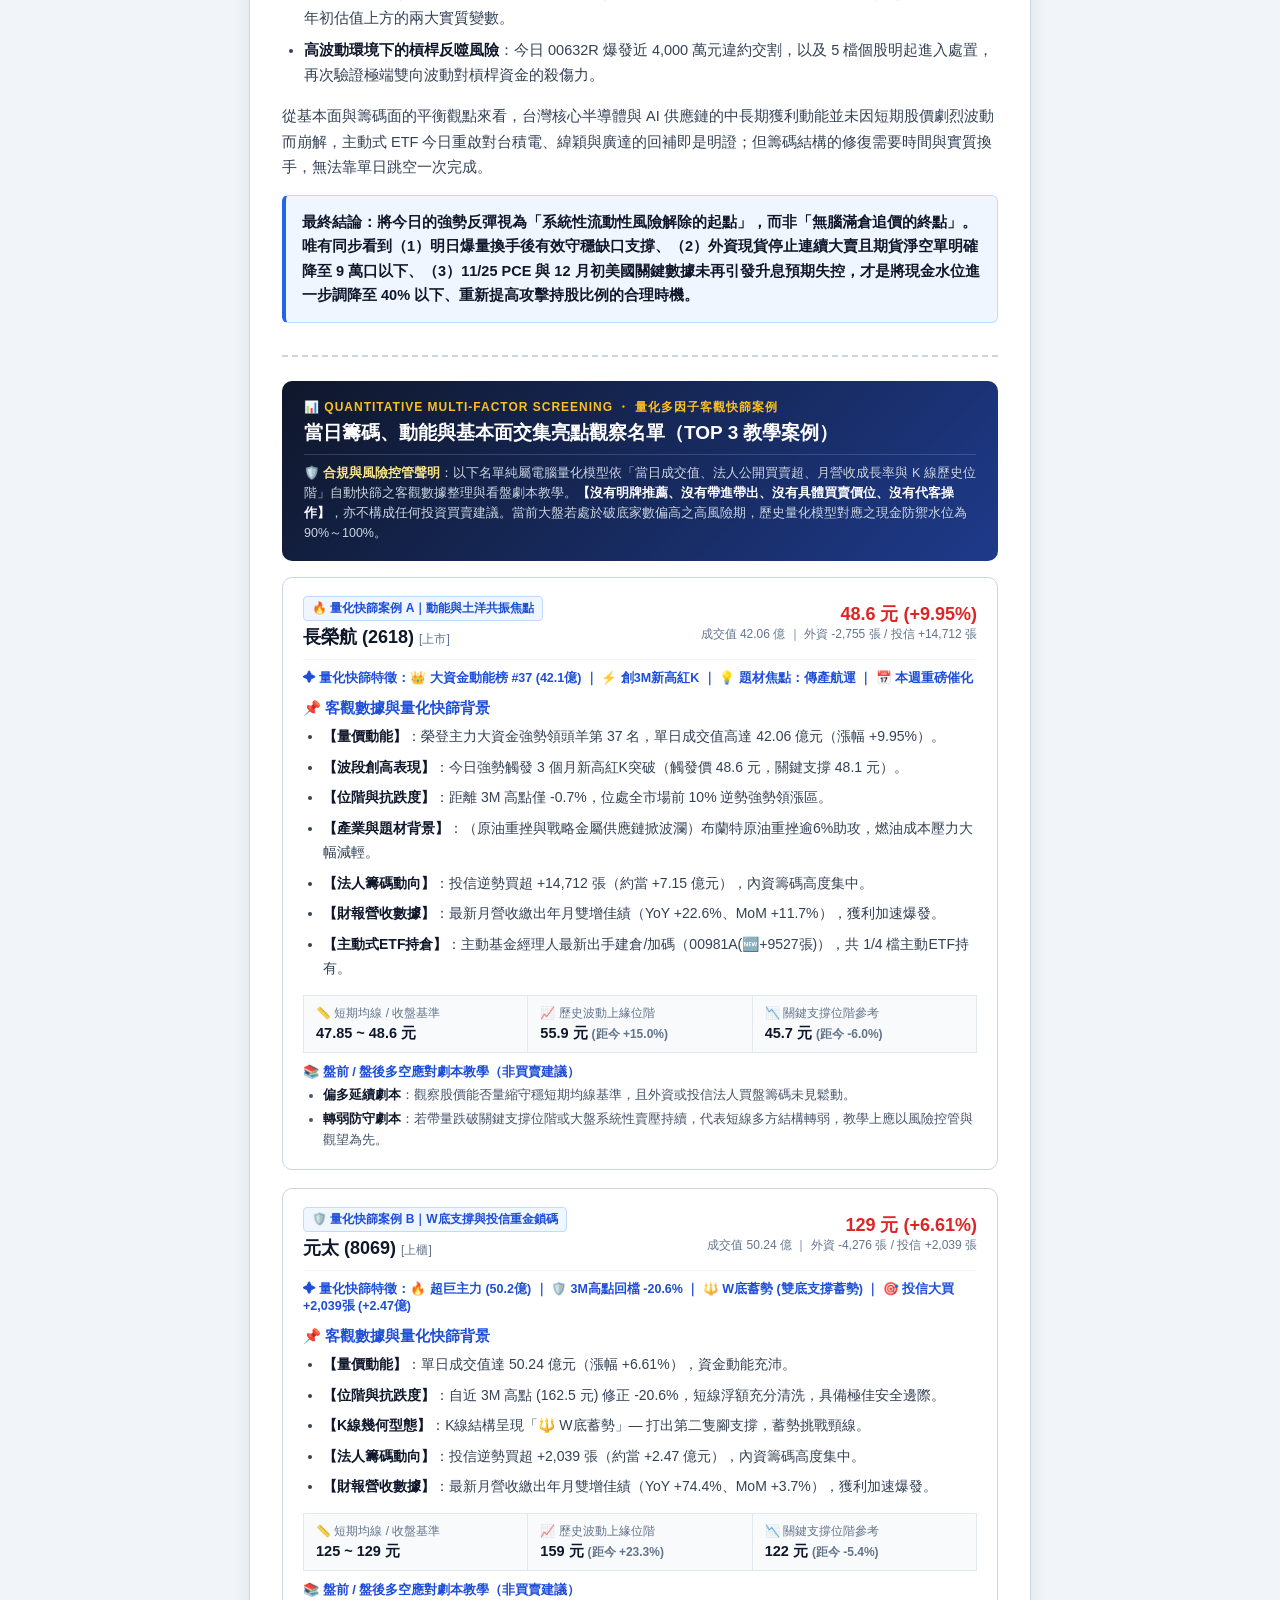
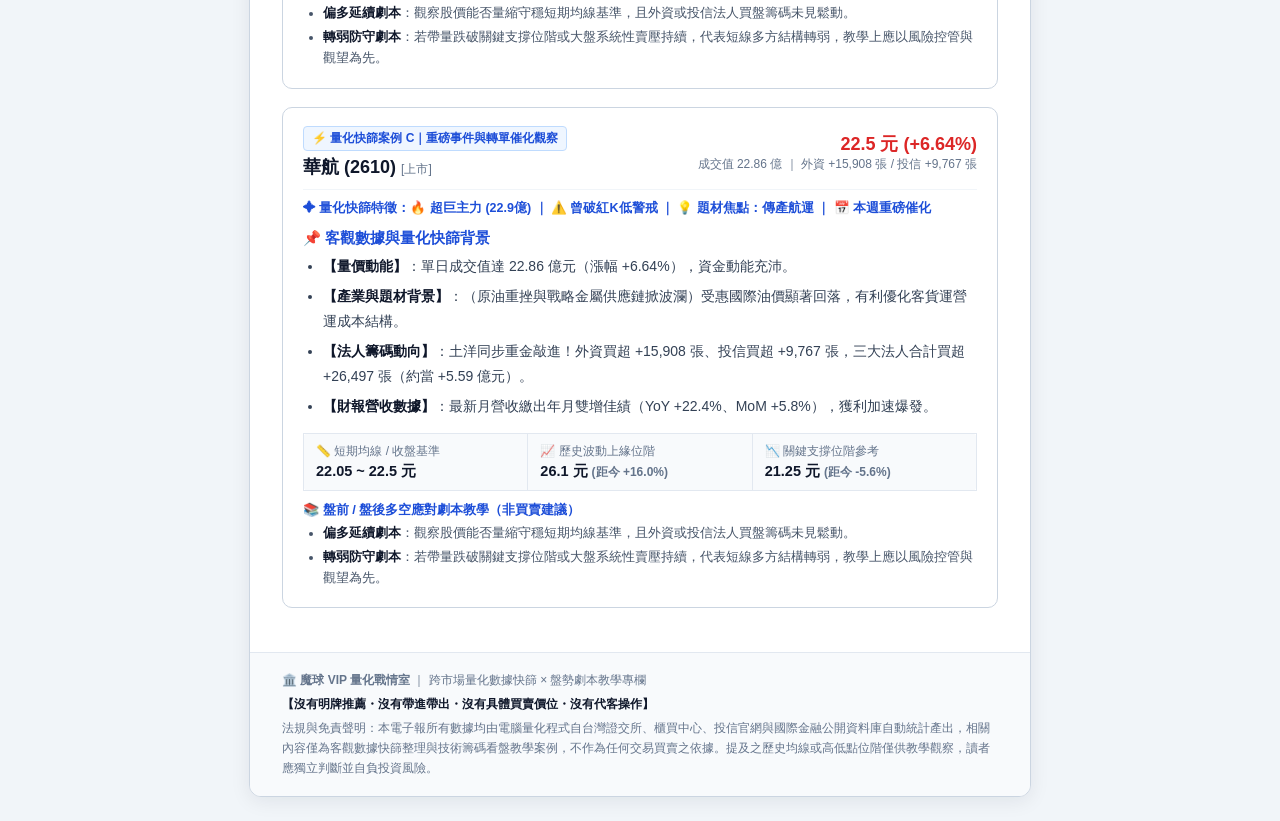
<file: vip_reports/vip_report_2026-11-24.html>
<!DOCTYPE html>
<html lang="zh-TW">
<head>
<meta charset="UTF-8">
<title>魔球 VIP 戰情室｜11/24 盤後戰略報告</title>
</head>
<body style="margin:0;padding:0;background-color:#f1f5f9;font-family:-apple-system,BlinkMacSystemFont,'Segoe UI',Roboto,'Microsoft JhengHei',Arial,sans-serif;">
  <div style="max-width:780px;margin:24px auto;background-color:#ffffff;border-radius:12px;overflow:hidden;box-shadow:0 4px 20px rgba(15,23,42,0.08);border:1px solid #cbd5e1;">
    <!-- 頂部機構級深藍金 Banner -->
    <div style="background:linear-gradient(135deg,#0f172a 0%,#1e3a8a 100%);color:#ffffff;padding:28px 32px;">
      <div style="font-size:12px;font-weight:700;color:#fbbf24;letter-spacing:1.5px;text-transform:uppercase;">🏛️ MONEYBALL VIP WAR ROOM ・ INSTITUTIONAL RESEARCH</div>
      <div style="margin:8px 0 4px 0;font-size:24px;font-weight:800;color:#ffffff;line-height:1.3;">魔球 VIP 戰情室｜11/24 盤後戰略報告</div><div style="margin:0 0 10px 0;font-size:16.5px;font-weight:700;color:#fde68a;line-height:1.4;">✦ 量化多因子快篩 TOP 3 教學觀察案例</div>
      <div style="font-size:13.5px;color:#cbd5e1;line-height:1.5;">基準日：2026-11-24 ｜ 跨市場量化數據快篩 × 主動式 ETF × 盤後政經與籌碼教學專欄</div>
      <div style="margin-top:16px;"><a href="https://docs.google.com/document/d/1y_Dx-RDPd1luVZ6AF60tPtHmJ6OkTFTpA-zfMiI8jKA/edit?usp=sharing" target="_blank" style="display:inline-block;background-color:#2563eb;color:#ffffff;text-decoration:none;padding:10px 18px;border-radius:6px;font-weight:700;font-size:13.5px;margin-right:10px;">📄 開啟高階排版 Google Doc 報告</a><a href="https://stock-daily-brief.vercel.app/" target="_blank" style="display:inline-block;background-color:#334155;color:#ffffff;text-decoration:none;padding:10px 18px;border-radius:6px;font-weight:700;font-size:13.5px;">🌐 開啟 Vercel 雲端戰情室</a></div>
    </div>

    <!-- 正文區 -->
    <div style="padding:26px 32px;">
      <h2 style="margin:28px 0 12px 0;padding:10px 14px;background-color:#f1f5f9;border-left:5px solid #1e3a8a;color:#0f172a;font-size:18px;font-weight:800;border-radius:0 6px 6px 0;">一、今日核心結論</h2>
<h3 style="margin:18px 0 8px 0;color:#1d4ed8;font-size:15.5px;font-weight:700;">主題：事件驅動強勢跳空收復四萬點，惟外資期現貨空方結構尚未翻多，宜以紀律防禦檢驗量能換手</h3>
<p style="margin:10px 0;color:#334155;font-size:14.5px;line-height:1.75;">今日（11/24，週二）台股受輝達（NVIDIA）董事會宣布黃仁勳回歸擔任執行長之重大消息激勵，加上金管會將融資維持率調降至 120% 正式上路形成政策下檔支撐，加權指數跳空開高強彈 <strong style="color:#0f172a;font-weight:700;">3,310.46 點（+8.99%）</strong>，終場收在 <strong style="color:#0f172a;font-weight:700;">40,122.35 點</strong>，單日強勢收復四萬點整數關卡。從市場廣度觀察，波段創 3 個月新低家數已由先前極端恐慌水位急劇收斂至 <strong style="color:#0f172a;font-weight:700;">22 檔</strong>，權值指標股全數脫離破低名單，系統性流動性踩踏已獲明顯緩解。</p>
<p style="margin:10px 0;color:#334155;font-size:14.5px;line-height:1.75;">然而，在亮眼指數漲幅背後，籌碼結構與總經變數仍存在明顯背離。第一，集中市場成交金額僅 <strong style="color:#0f172a;font-weight:700;">4,325.60 億元</strong>，主因多檔權值股、科技股與槓桿 ETF 開盤即鎖死漲停，真實多空換手尚未展開；第二，三大法人合計仍大舉賣超 <strong style="color:#0f172a;font-weight:700;">-1,216.52 億元</strong>，其中外資現貨連續第 7 個交易日賣超（<strong style="color:#0f172a;font-weight:700;">-503.90 億元</strong>），台指期未平倉淨空單不減反微增至 <strong style="color:#0f172a;font-weight:700;">-103,182 口</strong>，自營商亦調節 <strong style="color:#0f172a;font-weight:700;">-810.25 億元</strong>，僅投信轉為買超 <strong style="color:#0f172a;font-weight:700;">+97.63 億元</strong>並加碼期貨淨多單至 <strong style="color:#0f172a;font-weight:700;">98,014 口</strong>。第三，盤後市場亦傳出反向 ETF 元大台灣50反1（00632R）單日重挫 9.95% 並爆發近 4,000 萬元鉅額違約交割，顯示單日劇烈波動已開始對極端槓桿與反向部位造成擠壓。</p>
<div style="margin:14px 0;padding:14px 16px;background-color:#eff6ff;border:1px solid #bfdbfe;border-left:4px solid #2563eb;border-radius:6px;color:#1e293b;font-size:14.5px;line-height:1.7;"><strong style="color:#0f172a;font-weight:700;">今日最重要的判斷：今日屬於「領導層不確定性消除＋空方回補＋政策托底」引發的劇烈估值修復，而非外資全面翻多與總經逆風出清；在 AI 資料中心建置進度變數及 12/10 美國聯準會（FOMC）利率決策尚未明朗前，嚴禁於明日開盤爆量換手時盲目追高，操作仍應以高現金水位與分批檢驗支撐為最高紀律。</strong></div>
<hr style="border:none;border-top:1px solid #e2e8f0;margin:24px 0;" />
<h2 style="margin:28px 0 12px 0;padding:10px 14px;background-color:#f1f5f9;border-left:5px solid #1e3a8a;color:#0f172a;font-size:18px;font-weight:800;border-radius:0 6px 6px 0;">二、盤勢與籌碼：價漲量縮背離法人賣超，空方水位仍處高檔警戒</h2>
<table style="width:100%;border-collapse:collapse;margin:16px 0 22px 0;font-size:14px;line-height:1.6;border:1px solid #cbd5e1;border-radius:8px;overflow:hidden;"><tr style="background-color:#1e3a8a;color:#ffffff;"><th style="padding:10px 14px;text-align:left;font-weight:700;border-bottom:2px solid #1e40af;border-right:1px solid #3b82f6;color:#ffffff;">指標項目</th><th style="padding:10px 14px;text-align:left;font-weight:700;border-bottom:2px solid #1e40af;border-right:1px solid #3b82f6;color:#ffffff;">11/24 收盤數據</th><th style="padding:10px 14px;text-align:left;font-weight:700;border-bottom:2px solid #1e40af;border-right:1px solid #3b82f6;color:#ffffff;">結構解讀</th></tr><tr style="background-color:#ffffff;"><td style="padding:9px 14px;border-bottom:1px solid #e2e8f0;border-right:1px solid #e2e8f0;font-weight:700;color:#0f172a;">加權指數</td><td style="padding:9px 14px;border-bottom:1px solid #e2e8f0;border-right:1px solid #e2e8f0;color:#334155;">40,122.35 點</td><td style="padding:9px 14px;border-bottom:1px solid #e2e8f0;border-right:1px solid #e2e8f0;color:#334155;">跳空大漲收復四萬點整數關卡</td></tr><tr style="background-color:#f8fafc;"><td style="padding:9px 14px;border-bottom:1px solid #e2e8f0;border-right:1px solid #e2e8f0;font-weight:700;color:#0f172a;">指數漲跌</td><td style="padding:9px 14px;border-bottom:1px solid #e2e8f0;border-right:1px solid #e2e8f0;color:#334155;">+3,310.46 點（+8.99%）</td><td style="padding:9px 14px;border-bottom:1px solid #e2e8f0;border-right:1px solid #e2e8f0;color:#334155;">創歷史級單日強彈幅度</td></tr><tr style="background-color:#ffffff;"><td style="padding:9px 14px;border-bottom:1px solid #e2e8f0;border-right:1px solid #e2e8f0;font-weight:700;color:#0f172a;">集中市場成交值</td><td style="padding:9px 14px;border-bottom:1px solid #e2e8f0;border-right:1px solid #e2e8f0;color:#334155;">4,325.60 億元</td><td style="padding:9px 14px;border-bottom:1px solid #e2e8f0;border-right:1px solid #e2e8f0;color:#334155;">多檔權值與核心股鎖漲停致量能受限</td></tr><tr style="background-color:#f8fafc;"><td style="padding:9px 14px;border-bottom:1px solid #e2e8f0;border-right:1px solid #e2e8f0;font-weight:700;color:#0f172a;">波段創 3M 新高家數</td><td style="padding:9px 14px;border-bottom:1px solid #e2e8f0;border-right:1px solid #e2e8f0;color:#334155;">18 檔</td><td style="padding:9px 14px;border-bottom:1px solid #e2e8f0;border-right:1px solid #e2e8f0;color:#334155;">上市 6 檔＋上櫃 12 檔，含長榮航、潤弘、智冠等</td></tr><tr style="background-color:#ffffff;"><td style="padding:9px 14px;border-bottom:1px solid #e2e8f0;border-right:1px solid #e2e8f0;font-weight:700;color:#0f172a;">波段創 3M 新低家數</td><td style="padding:9px 14px;border-bottom:1px solid #e2e8f0;border-right:1px solid #e2e8f0;color:#334155;">22 檔</td><td style="padding:9px 14px;border-bottom:1px solid #e2e8f0;border-right:1px solid #e2e8f0;color:#334155;">較前期極端恐慌明顯收斂，大型權值已全數脫離</td></tr><tr style="background-color:#f8fafc;"><td style="padding:9px 14px;border-bottom:1px solid #e2e8f0;border-right:1px solid #e2e8f0;font-weight:700;color:#0f172a;">3M 創高／創低比</td><td style="padding:9px 14px;border-bottom:1px solid #e2e8f0;border-right:1px solid #e2e8f0;color:#334155;">0.82</td><td style="padding:9px 14px;border-bottom:1px solid #e2e8f0;border-right:1px solid #e2e8f0;color:#334155;">廣度結構由極端失衡修復至接近 1:1 觀察區</td></tr><tr style="background-color:#ffffff;"><td style="padding:9px 14px;border-bottom:1px solid #e2e8f0;border-right:1px solid #e2e8f0;font-weight:700;color:#0f172a;">盤整突破多空共振</td><td style="padding:9px 14px;border-bottom:1px solid #e2e8f0;border-right:1px solid #e2e8f0;color:#334155;">多方共振 3 檔／空方共振 3 檔</td><td style="padding:9px 14px;border-bottom:1px solid #e2e8f0;border-right:1px solid #e2e8f0;color:#334155;">富林-KY、智冠、台聯櫃具雙多共振；亞都、正峰、泰偉仍破底</td></tr></table>
<p style="margin:10px 0;color:#334155;font-size:14.5px;line-height:1.75;">註：本報告之「波段創高／創低家數」係採用全市場上市櫃個股近 3 個月收盤價區間之定量掃描口徑，用以衡量中波段趨勢廣度，並非當日全市場漲停或跌停家數。今日主力大資金強勢領頭羊前 50 檔全數收紅（紅 K 50 檔、黑 K 0 檔），但結構性回補仍須待明日打開漲停後之實質換手量能確認。</p>
<h3 style="margin:18px 0 8px 0;color:#1d4ed8;font-size:15.5px;font-weight:700;">三大法人：自營商與外資合計調節逾 1,216 億元，投信與主動資金率先承接</h3>
<table style="width:100%;border-collapse:collapse;margin:16px 0 22px 0;font-size:14px;line-height:1.6;border:1px solid #cbd5e1;border-radius:8px;overflow:hidden;"><tr style="background-color:#1e3a8a;color:#ffffff;"><th style="padding:10px 14px;text-align:left;font-weight:700;border-bottom:2px solid #1e40af;border-right:1px solid #3b82f6;color:#ffffff;">法人別</th><th style="padding:10px 14px;text-align:left;font-weight:700;border-bottom:2px solid #1e40af;border-right:1px solid #3b82f6;color:#ffffff;">11/24 現貨買賣超</th><th style="padding:10px 14px;text-align:left;font-weight:700;border-bottom:2px solid #1e40af;border-right:1px solid #3b82f6;color:#ffffff;">台指期淨未平倉（單日變化）</th><th style="padding:10px 14px;text-align:left;font-weight:700;border-bottom:2px solid #1e40af;border-right:1px solid #3b82f6;color:#ffffff;">籌碼行為定性</th></tr><tr style="background-color:#ffffff;"><td style="padding:9px 14px;border-bottom:1px solid #e2e8f0;border-right:1px solid #e2e8f0;font-weight:700;color:#0f172a;">外資及陸資</td><td style="padding:9px 14px;border-bottom:1px solid #e2e8f0;border-right:1px solid #e2e8f0;color:#334155;">-503.90 億元</td><td style="padding:9px 14px;border-bottom:1px solid #e2e8f0;border-right:1px solid #e2e8f0;color:#334155;">-103,182 口（-692 口）</td><td style="padding:9px 14px;border-bottom:1px solid #e2e8f0;border-right:1px solid #e2e8f0;color:#334155;">現貨連 7 賣，期貨淨空單仍逾 10 萬口高檔警戒</td></tr><tr style="background-color:#f8fafc;"><td style="padding:9px 14px;border-bottom:1px solid #e2e8f0;border-right:1px solid #e2e8f0;font-weight:700;color:#0f172a;">投信</td><td style="padding:9px 14px;border-bottom:1px solid #e2e8f0;border-right:1px solid #e2e8f0;color:#334155;">+97.63 億元</td><td style="padding:9px 14px;border-bottom:1px solid #e2e8f0;border-right:1px solid #e2e8f0;color:#334155;">+98,014 口（+4,449 口）</td><td style="padding:9px 14px;border-bottom:1px solid #e2e8f0;border-right:1px solid #e2e8f0;color:#334155;">轉為買超連 1 買護盤，期貨淨多單同步擴增</td></tr><tr style="background-color:#ffffff;"><td style="padding:9px 14px;border-bottom:1px solid #e2e8f0;border-right:1px solid #e2e8f0;font-weight:700;color:#0f172a;">自營商（含避險）</td><td style="padding:9px 14px;border-bottom:1px solid #e2e8f0;border-right:1px solid #e2e8f0;color:#334155;">-810.25 億元</td><td style="padding:9px 14px;border-bottom:1px solid #e2e8f0;border-right:1px solid #e2e8f0;color:#334155;">-233 口（-1,214 口）</td><td style="padding:9px 14px;border-bottom:1px solid #e2e8f0;border-right:1px solid #e2e8f0;color:#334155;">權證與衍生品避險部位逢高大幅調節</td></tr><tr style="background-color:#eef2ff;"><td style="padding:9px 14px;border-bottom:1px solid #e2e8f0;border-right:1px solid #e2e8f0;font-weight:700;color:#0f172a;">三大法人合計</td><td style="padding:9px 14px;border-bottom:1px solid #e2e8f0;border-right:1px solid #e2e8f0;color:#334155;">-1,216.52 億元</td><td style="padding:9px 14px;border-bottom:1px solid #e2e8f0;border-right:1px solid #e2e8f0;color:#334155;">-5,401 口</td><td style="padding:9px 14px;border-bottom:1px solid #e2e8f0;border-right:1px solid #e2e8f0;color:#334155;">現貨創歷史級大漲卻逢法人大額逢高換手</td></tr></table>
<p style="margin:10px 0;color:#334155;font-size:14.5px;line-height:1.75;">從籌碼深層結構來看，今日形成極罕見的「指數大漲 +8.99%、三大法人大賣 -1,216.52 億元」格局。外資在現貨持續提款 503.90 億元，且並未因台指期大漲而大規模回補空單，反而小幅增加淨空單 692 口至 -103,182 口，顯示國際機構資金對於後續美國 10 月 PCE（11/25 公布）、11 月非農就業（12/04 公布）與 12/10 FOMC 升息路徑仍保持高度避險戒心。相較之下，內資投信單日轉買 97.63 億元並大增台指期多單 4,449 口，成為穩定盤面與承接權值籌碼的主要支撐力量。</p>
<hr style="border:none;border-top:1px solid #e2e8f0;margin:24px 0;" />
<h2 style="margin:28px 0 12px 0;padding:10px 14px;background-color:#f1f5f9;border-left:5px solid #1e3a8a;color:#0f172a;font-size:18px;font-weight:800;border-radius:0 6px 6px 0;">三、資金流向：權值與槓桿 ETF 全面鎖碼，外資與投信現貨呈現換股對作</h2>
<h3 style="margin:18px 0 8px 0;color:#1d4ed8;font-size:15.5px;font-weight:700;">1. 電子權值與 AI 核心：漲停鎖碼修復估值，基本面與處置風險並存</h3>
<p style="margin:10px 0;color:#334155;font-size:14.5px;line-height:1.75;">今日強勢領頭羊與主力成交榜呈現全面反攻格局。槓桿型 ETF 領先表態，元大台灣50正2（00631L）大漲 +20.00%（成交 29.60 億元）、國泰臺灣加權正2（00663L）上漲 +19.98%、群益臺灣加權正2（00685L）上漲 +19.92%（成交 13.37 億元）；權值代表元大台灣50（0050）與元大高股息（0056）雙雙攻上漲停 +10.00%，分別成交 52.73 億元與 35.49 億元；半導體相關 ETF 如中信關鍵半導體（00891 +9.99%）、群益半導體收益（00927 +9.98%）及國泰臺韓科技（00735 +10.62%）同步強彈。</p>
<p style="margin:10px 0;color:#334155;font-size:14.5px;line-height:1.75;">個股方面，國巨*（2327）、群聯（8299）、智邦（2345）均強勢收漲 +10.00%。盤後產業面亦釋出正向訊息：台積電子公司評估斥資 226 億美元於美國德州布拉索斯郡建置 2 奈米或更先進製程晶圓廠（財產稅減免為定案關鍵）；群聯 PCIe 5.0 企業級 SSD X2 打入全球 CSP 供應鏈，累計產值逾 600 億元；上詮（3363）自結 10 月 EPS 0.07 元單月虧轉盈，並規劃至 2027 年第 2 季投入 33.3 億元擴充 CPO 產能。惟須留意，廣寰科、創意、營邦、大立、GIS-KY 等 5 檔個股因先前劇烈波動，將自明（11/25）日起列入處置交易至 12/01，流動性將明顯受限；另冠西電（2466）今日逆勢重挫 -9.99%（成交 39.69 億元），顯示資金對高檔籌碼鬆動個股仍毫不留情。</p>
<h3 style="margin:18px 0 8px 0;color:#1d4ed8;font-size:15.5px;font-weight:700;">2. 金融與傳產：外資與投信雙向換股，航空與高息金控成資金交鋒焦點</h3>
<p style="margin:10px 0;color:#334155;font-size:14.5px;line-height:1.75;">金融與傳產板塊今日成為外資與投信劇烈換股的主戰場。國泰金（2882）、台新新光金（2887）、兆豐金（2886）盤中強攻漲停 +10.00%。就法人買賣超前十名對照觀察：外資主要買進華航（2610）、國泰金（2882）、中租-KY（5871）、臺企銀（2834）、寶成（9904）、富邦金（2881）與華南金（2880），同時逢高調節第一金（2892）、玉山金（2884）、台塑（1301）、聯電（2303）、大成鋼（2027）、台塑化（6505）與廣達（2382）。</p>
<p style="margin:10px 0;color:#334155;font-size:14.5px;line-height:1.75;">相對地，投信買超前十名精準承接外資調節籌碼，集中加碼大成鋼（2027）、第一金（2892）、長榮航（2618）、中華電（2412）、兆豐金（2886）、華航（2610）、永豐金（2890）、玉山金（2884）、統一（1216）與廣達（2382），並同步獲利了結國泰金（2882）、華南金（2880）、中租-KY（5871）、中信金（2891）與台新新光金（2887）。兩大法人在航空雙雄（華航、長榮航）形成難得共識，且長榮航（2618）同步創下近 3 個月收盤新高。</p>
<h3 style="margin:18px 0 8px 0;color:#1d4ed8;font-size:15.5px;font-weight:700;">3. 避險工具與反向部位：反向 ETF 爆發違約交割，債市小幅回穩</h3>
<p style="margin:10px 0;color:#334155;font-size:14.5px;line-height:1.75;">反向避險部位今日承受劇烈回吐壓力，元大台灣50反1（00632R）單日重挫 -9.95%（成交 6.61 億元），盤後證交所更公告該檔 ETF 爆發近 4,000 萬元鉅額違約交割，為近 2 年首見 ETF 違約案例，凸顯在波動率急劇放大的盤勢中，過度押注單邊反向槓桿的風險。另一方面，長天期美債與投等債 ETF 今日並未因股市暴漲而遭到拋售，國泰20年美債（00687B +0.61%）、元大美債20年（00679B +0.53%）、群益ESG投等債20+（00937B +0.70%）均維持小幅收紅，反映債市資金對後續美國通膨與利率走向仍維持防禦配置。</p>
<hr style="border:none;border-top:1px solid #e2e8f0;margin:24px 0;" />
<h2 style="margin:28px 0 12px 0;padding:10px 14px;background-color:#f1f5f9;border-left:5px solid #1e3a8a;color:#0f172a;font-size:18px;font-weight:800;border-radius:0 6px 6px 0;">四、主動式 ETF：規模回升至 5,124 億元，三大基金重啟精準回補並保留 590 億備用銀彈</h2>
<table style="width:100%;border-collapse:collapse;margin:16px 0 22px 0;font-size:14px;line-height:1.6;border:1px solid #cbd5e1;border-radius:8px;overflow:hidden;"><tr style="background-color:#1e3a8a;color:#ffffff;"><th style="padding:10px 14px;text-align:left;font-weight:700;border-bottom:2px solid #1e40af;border-right:1px solid #3b82f6;color:#ffffff;">基金代號與名稱</th><th style="padding:10px 14px;text-align:left;font-weight:700;border-bottom:2px solid #1e40af;border-right:1px solid #3b82f6;color:#ffffff;">11/24 管理規模</th><th style="padding:10px 14px;text-align:left;font-weight:700;border-bottom:2px solid #1e40af;border-right:1px solid #3b82f6;color:#ffffff;">股票水位</th><th style="padding:10px 14px;text-align:left;font-weight:700;border-bottom:2px solid #1e40af;border-right:1px solid #3b82f6;color:#ffffff;">備用銀彈（現金＋RP）</th><th style="padding:10px 14px;text-align:left;font-weight:700;border-bottom:2px solid #1e40af;border-right:1px solid #3b82f6;color:#ffffff;">當日調倉動作</th></tr><tr style="background-color:#ffffff;"><td style="padding:9px 14px;border-bottom:1px solid #e2e8f0;border-right:1px solid #e2e8f0;font-weight:700;color:#0f172a;">00981A 統一台股增長</td><td style="padding:9px 14px;border-bottom:1px solid #e2e8f0;border-right:1px solid #e2e8f0;color:#334155;">2,837.4 億元</td><td style="padding:9px 14px;border-bottom:1px solid #e2e8f0;border-right:1px solid #e2e8f0;color:#334155;">78.85%</td><td style="padding:9px 14px;border-bottom:1px solid #e2e8f0;border-right:1px solid #e2e8f0;color:#334155;">188.4 億（現金 95.2＋RP 93.2）</td><td style="padding:9px 14px;border-bottom:1px solid #e2e8f0;border-right:1px solid #e2e8f0;color:#334155;">新建倉 1 檔、加碼 3 檔、減碼 0 檔、清倉 0 檔</td></tr><tr style="background-color:#f8fafc;"><td style="padding:9px 14px;border-bottom:1px solid #e2e8f0;border-right:1px solid #e2e8f0;font-weight:700;color:#0f172a;">00403A 統一升級50</td><td style="padding:9px 14px;border-bottom:1px solid #e2e8f0;border-right:1px solid #e2e8f0;color:#334155;">1,185.3 億元</td><td style="padding:9px 14px;border-bottom:1px solid #e2e8f0;border-right:1px solid #e2e8f0;color:#334155;">75.91%</td><td style="padding:9px 14px;border-bottom:1px solid #e2e8f0;border-right:1px solid #e2e8f0;color:#334155;">188.5 億（現金 47.0＋RP 141.5）</td><td style="padding:9px 14px;border-bottom:1px solid #e2e8f0;border-right:1px solid #e2e8f0;color:#334155;">新建倉 0 檔、加碼 1 檔、減碼 0 檔、清倉 0 檔</td></tr><tr style="background-color:#ffffff;"><td style="padding:9px 14px;border-bottom:1px solid #e2e8f0;border-right:1px solid #e2e8f0;font-weight:700;color:#0f172a;">00992A 群益科技創新</td><td style="padding:9px 14px;border-bottom:1px solid #e2e8f0;border-right:1px solid #e2e8f0;color:#334155;">384.1 億元</td><td style="padding:9px 14px;border-bottom:1px solid #e2e8f0;border-right:1px solid #e2e8f0;color:#334155;">94.94%</td><td style="padding:9px 14px;border-bottom:1px solid #e2e8f0;border-right:1px solid #e2e8f0;color:#334155;">19.4 億（非股票估算）</td><td style="padding:9px 14px;border-bottom:1px solid #e2e8f0;border-right:1px solid #e2e8f0;color:#334155;">新建倉 0 檔、加碼 0 檔、減碼 2 檔、清倉 1 檔</td></tr><tr style="background-color:#f8fafc;"><td style="padding:9px 14px;border-bottom:1px solid #e2e8f0;border-right:1px solid #e2e8f0;font-weight:700;color:#0f172a;">00991A 復華未來50</td><td style="padding:9px 14px;border-bottom:1px solid #e2e8f0;border-right:1px solid #e2e8f0;color:#334155;">717.2 億元</td><td style="padding:9px 14px;border-bottom:1px solid #e2e8f0;border-right:1px solid #e2e8f0;color:#334155;">73.00%</td><td style="padding:9px 14px;border-bottom:1px solid #e2e8f0;border-right:1px solid #e2e8f0;color:#334155;">193.7 億（非股票估算）</td><td style="padding:9px 14px;border-bottom:1px solid #e2e8f0;border-right:1px solid #e2e8f0;color:#334155;">新建倉 1 檔、加碼 3 檔、減碼 0 檔、清倉 1 檔</td></tr><tr style="background-color:#eef2ff;"><td style="padding:9px 14px;border-bottom:1px solid #e2e8f0;border-right:1px solid #e2e8f0;font-weight:700;color:#0f172a;">四大主動式 ETF 合計</td><td style="padding:9px 14px;border-bottom:1px solid #e2e8f0;border-right:1px solid #e2e8f0;color:#334155;">5,124.0 億元</td><td style="padding:9px 14px;border-bottom:1px solid #e2e8f0;border-right:1px solid #e2e8f0;color:#334155;">78.6%（加權平均）</td><td style="padding:9px 14px;border-bottom:1px solid #e2e8f0;border-right:1px solid #e2e8f0;color:#334155;">590.0 億元（現金及約當現金總計）</td><td style="padding:9px 14px;border-bottom:1px solid #e2e8f0;border-right:1px solid #e2e8f0;color:#334155;">新建倉 2 檔、加碼 7 檔、減碼 2 檔、清倉 2 檔</td></tr></table>
<p style="margin:10px 0;color:#334155;font-size:14.5px;line-height:1.75;">註：統一投信官網將活存「現金」與短天期「附買回債券（RP，屬高流動性約當現金）」分列，本表加總為可隨時動用之備用銀彈並於括號內明列拆項；群益與復華官方資料未拆細項，故以淨資產扣除股票市值之非股票部位估算。</p>
<h3 style="margin:18px 0 8px 0;color:#1d4ed8;font-size:15.5px;font-weight:700;">基金操作的三個重要訊號</h3>
<p style="margin:10px 0;color:#334155;font-size:14.5px;line-height:1.75;">第一，<strong style="color:#0f172a;font-weight:700;">主動資金結束全面觀望，開始選擇性回補一線 AI 權值與防禦核心</strong>。今日四檔主動式 ETF 合計出現 2 檔新建倉與 7 檔加碼，擺脫前期「零加碼」的極端防守狀態。具體標的包含：00981A 新建倉長榮航（2618）並加碼台積電（2330）、緯穎（6669）、亞德客-KY（1590）；00403A 同步加碼台積電（2330）；00991A 新建倉鈊象（3293）並加碼廣達（2382）、中華電（2412）與長榮（2603）。此一配置顯示專業經理人優先回補具流動性優勢的一線 AI 龍頭與高殖利率防禦股，並未全面追逐中小型題材。</p>
<p style="margin:10px 0;color:#334155;font-size:14.5px;line-height:1.75;">第二，<strong style="color:#0f172a;font-weight:700;">高水位基金仍趁反彈執行汰弱留強</strong>。持股水位高達 94.94% 的 00992A 今日零加碼，反而是逢高清倉矽力*-KY（6415），並減碼欣銓（3264）與尖點（8021）；00991A 亦同步清倉瑞昱（2379），與野村投信盤後提出「避開消費性電子、聚焦先進製程與高速傳輸散熱」之機構觀點高度吻合。</p>
<p style="margin:10px 0;color:#334155;font-size:14.5px;line-height:1.75;">第三，<strong style="color:#0f172a;font-weight:700;">590.0 億元龐大現金儲備尚未大舉釋放</strong>。儘管大盤單日暴漲逾 3,300 點，但 00981A、00403A 與 00991A 的股票水位仍嚴格控制在 73%～79% 區間，合計手握高達 <strong style="color:#0f172a;font-weight:700;">590.0 億元</strong>現金（占總規模約 11.5%）。這說明機構經理人並未將單日跳空視為全面滿倉訊號，而是刻意保留充裕銀彈，等待明日爆量換手與 12 月總經事件落地後的第二隻腳確認。</p>
<hr style="border:none;border-top:1px solid #e2e8f0;margin:24px 0;" />
<h2 style="margin:28px 0 12px 0;padding:10px 14px;background-color:#f1f5f9;border-left:5px solid #1e3a8a;color:#0f172a;font-size:18px;font-weight:800;border-radius:0 6px 6px 0;">五、未來資金走向推估</h2>
<h3 style="margin:18px 0 8px 0;color:#1d4ed8;font-size:15.5px;font-weight:700;">短期：1～3 個交易日（爆量換手與跳空缺口攻防期）</h3>
<p style="margin:10px 0;color:#334155;font-size:14.5px;line-height:1.75;">明日（11/25）開盤將是真正的籌碼試金石。今日因漲停鎖死導致成交量僅 4,325.60 億元，明日一旦打開漲停並釋放前期套牢賣壓與今日當沖／隔日沖獲利盤，成交金額極可能放大至 6,000～8,000 億元以上。同時，明晚 21:30（台灣時間）將公布美國 10 月 PCE 物價指數與第三季 GDP 第二次估計值。若盤中爆量後指數能守住今日跳空缺口上緣且收腳，短線反彈可望延續；反之，若外資趁爆量換手持續大額提款，須提防開高走低回測缺口的劇烈震盪。</p>
<h3 style="margin:18px 0 8px 0;color:#1d4ed8;font-size:15.5px;font-weight:700;">中期：1～2 週（總經數據定價與 AI 基本面檢驗期）</h3>
<p style="margin:10px 0;color:#334155;font-size:14.5px;line-height:1.75;">未來兩週市場將由「事件情緒」回歸「總經定價」。12/04 美國 11 月非農就業報告與 <strong style="color:#0f172a;font-weight:700;">12/10 凌晨 03:00（台灣時間）FOMC 利率決策</strong>是決定外資 10.3 萬口期貨淨空單是否真正回補的關鍵分水嶺；同時，市場亦持續檢視大型雲端與 AI 資料中心建置暫緩之實質影響（包含 12 月初美國亞利桑那州資料中心相關聽證進度）。在此期間，資金將由今日的齊漲格局轉向高度分化，具備 2026～2027 年明確訂單能見度之台積電先進製程、高速傳輸、電源散熱與高股息 ETF 成分調整受惠股，才具備續航力。</p>
<h3 style="margin:18px 0 8px 0;color:#1d4ed8;font-size:15.5px;font-weight:700;">中長期：1～3 個月（回歸企業獲利成長與產業規格升級）</h3>
<p style="margin:10px 0;color:#334155;font-size:14.5px;line-height:1.75;">撇除短期估值波動與利率雜音，機構共識對 2027 年台股企業獲利成長仍維持正向預期（如野村投信預估可望達 30%），且 AI 伺服器規格升級、高階 ASIC 比重攀升、800V 電源架構、液冷散熱與 CPO 矽光子擴產均具中長期資本支出支撐。中長期資金最終仍將脫離消費電子與純題材炒作，重新集中於現金流穩健、資本支出回報明確的核心供應鏈。</p>
<hr style="border:none;border-top:1px solid #e2e8f0;margin:24px 0;" />
<h2 style="margin:28px 0 12px 0;padding:10px 14px;background-color:#f1f5f9;border-left:5px solid #1e3a8a;color:#0f172a;font-size:18px;font-weight:800;border-radius:0 6px 6px 0;">六、下週觀察清單：反彈續航必須由換手與外資空單回補確認</h2>
<table style="width:100%;border-collapse:collapse;margin:16px 0 22px 0;font-size:14px;line-height:1.6;border:1px solid #cbd5e1;border-radius:8px;overflow:hidden;"><tr style="background-color:#1e3a8a;color:#ffffff;"><th style="padding:10px 14px;text-align:left;font-weight:700;border-bottom:2px solid #1e40af;border-right:1px solid #3b82f6;color:#ffffff;">觀察項目</th><th style="padding:10px 14px;text-align:left;font-weight:700;border-bottom:2px solid #1e40af;border-right:1px solid #3b82f6;color:#ffffff;">11/24 基準狀態</th><th style="padding:10px 14px;text-align:left;font-weight:700;border-bottom:2px solid #1e40af;border-right:1px solid #3b82f6;color:#ffffff;">反彈轉為波段築底需要看到的變化</th></tr><tr style="background-color:#ffffff;"><td style="padding:9px 14px;border-bottom:1px solid #e2e8f0;border-right:1px solid #e2e8f0;font-weight:700;color:#0f172a;">波段創 3M 新低家數</td><td style="padding:9px 14px;border-bottom:1px solid #e2e8f0;border-right:1px solid #e2e8f0;color:#334155;">22 檔</td><td style="padding:9px 14px;border-bottom:1px solid #e2e8f0;border-right:1px solid #e2e8f0;color:#334155;">連續 3～5 個交易日維持在 50 檔以下，不因爆量換手而再度擴張</td></tr><tr style="background-color:#f8fafc;"><td style="padding:9px 14px;border-bottom:1px solid #e2e8f0;border-right:1px solid #e2e8f0;font-weight:700;color:#0f172a;">成交量與換手結構</td><td style="padding:9px 14px;border-bottom:1px solid #e2e8f0;border-right:1px solid #e2e8f0;color:#334155;">4,325.60 億元（鎖漲停量縮）</td><td style="padding:9px 14px;border-bottom:1px solid #e2e8f0;border-right:1px solid #e2e8f0;color:#334155;">明日放量至 6,000 億元以上時，指數能守穩跳空缺口且不出現長黑吞噬</td></tr><tr style="background-color:#ffffff;"><td style="padding:9px 14px;border-bottom:1px solid #e2e8f0;border-right:1px solid #e2e8f0;font-weight:700;color:#0f172a;">外資現貨動向</td><td style="padding:9px 14px;border-bottom:1px solid #e2e8f0;border-right:1px solid #e2e8f0;color:#334155;">-503.90 億元（連 7 賣）</td><td style="padding:9px 14px;border-bottom:1px solid #e2e8f0;border-right:1px solid #e2e8f0;color:#334155;">賣超顯著收斂至百億元內，或連續 2 日轉為淨買超</td></tr><tr style="background-color:#f8fafc;"><td style="padding:9px 14px;border-bottom:1px solid #e2e8f0;border-right:1px solid #e2e8f0;font-weight:700;color:#0f172a;">外資台指期淨空單</td><td style="padding:9px 14px;border-bottom:1px solid #e2e8f0;border-right:1px solid #e2e8f0;color:#334155;">-103,182 口（高檔警戒）</td><td style="padding:9px 14px;border-bottom:1px solid #e2e8f0;border-right:1px solid #e2e8f0;color:#334155;">明確回補跌破 90,000 口以下，解除期現貨同步壓盤結構</td></tr><tr style="background-color:#ffffff;"><td style="padding:9px 14px;border-bottom:1px solid #e2e8f0;border-right:1px solid #e2e8f0;font-weight:700;color:#0f172a;">投信與內資買盤</td><td style="padding:9px 14px;border-bottom:1px solid #e2e8f0;border-right:1px solid #e2e8f0;color:#334155;">+97.63 億元（轉買）</td><td style="padding:9px 14px;border-bottom:1px solid #e2e8f0;border-right:1px solid #e2e8f0;color:#334155;">維持連續買超並穩守台指期淨多單水位</td></tr><tr style="background-color:#f8fafc;"><td style="padding:9px 14px;border-bottom:1px solid #e2e8f0;border-right:1px solid #e2e8f0;font-weight:700;color:#0f172a;">自營商避險賣壓</td><td style="padding:9px 14px;border-bottom:1px solid #e2e8f0;border-right:1px solid #e2e8f0;color:#334155;">-810.25 億元</td><td style="padding:9px 14px;border-bottom:1px solid #e2e8f0;border-right:1px solid #e2e8f0;color:#334155;">權證與衍生品避險賣壓快速降溫，不再成為盤面主要調節來源</td></tr><tr style="background-color:#ffffff;"><td style="padding:9px 14px;border-bottom:1px solid #e2e8f0;border-right:1px solid #e2e8f0;font-weight:700;color:#0f172a;">台積電與一線 AI 權值</td><td style="padding:9px 14px;border-bottom:1px solid #e2e8f0;border-right:1px solid #e2e8f0;color:#334155;">漲停鎖碼、主動 ETF 回補</td><td style="padding:9px 14px;border-bottom:1px solid #e2e8f0;border-right:1px solid #e2e8f0;color:#334155;">打開漲停換手後維持量價穩健，且外資停止大額調節廣達等指標股</td></tr><tr style="background-color:#f8fafc;"><td style="padding:9px 14px;border-bottom:1px solid #e2e8f0;border-right:1px solid #e2e8f0;font-weight:700;color:#0f172a;">金融與航空防禦股</td><td style="padding:9px 14px;border-bottom:1px solid #e2e8f0;border-right:1px solid #e2e8f0;color:#334155;">國泰金漲停、長榮航創 3M 高</td><td style="padding:9px 14px;border-bottom:1px solid #e2e8f0;border-right:1px solid #e2e8f0;color:#334155;">維持穩健輪動，扮演指數震盪時的下檔支撐緩衝</td></tr><tr style="background-color:#ffffff;"><td style="padding:9px 14px;border-bottom:1px solid #e2e8f0;border-right:1px solid #e2e8f0;font-weight:700;color:#0f172a;">四大主動式 ETF 現金</td><td style="padding:9px 14px;border-bottom:1px solid #e2e8f0;border-right:1px solid #e2e8f0;color:#334155;">590.0 億元（水位 78.6%）</td><td style="padding:9px 14px;border-bottom:1px solid #e2e8f0;border-right:1px solid #e2e8f0;color:#334155;">持續增加對一線核心股的買進家數，現金水位溫和下降至 500 億元以下</td></tr><tr style="background-color:#f8fafc;"><td style="padding:9px 14px;border-bottom:1px solid #e2e8f0;border-right:1px solid #e2e8f0;font-weight:700;color:#0f172a;">反向 ETF 與融資風險</td><td style="padding:9px 14px;border-bottom:1px solid #e2e8f0;border-right:1px solid #e2e8f0;color:#334155;">00632R 爆近 4 千萬違約交割</td><td style="padding:9px 14px;border-bottom:1px solid #e2e8f0;border-right:1px solid #e2e8f0;color:#334155;">融資餘額在 120% 維持率新制下不再失控暴增，違約交割屬單一事件未擴散</td></tr></table>
<p style="margin:10px 0;color:#334155;font-size:14.5px;line-height:1.75;">註：上述觀察清單係作為客觀市場結構與籌碼健康度之追蹤框架，非經統計驗證之機械式買賣門檻，投資決策仍應結合個人風險承受度動態評估。</p>
<hr style="border:none;border-top:1px solid #e2e8f0;margin:24px 0;" />
<h2 style="margin:28px 0 12px 0;padding:10px 14px;background-color:#f1f5f9;border-left:5px solid #1e3a8a;color:#0f172a;font-size:18px;font-weight:800;border-radius:0 6px 6px 0;">七、投資策略與資金配置</h2>
<p style="margin:10px 0;color:#334155;font-size:14.5px;line-height:1.75;"><strong style="color:#0f172a;font-weight:700;">總體操作定調：維持「防禦偏中性、嚴控追價」原則，建議核心現金水位保持 60%～70%，攻擊性試單倉位上限嚴格控制在 20%～30%，並以逢回測支撐分批承接取代明日早盤追高。</strong></p>
<table style="width:100%;border-collapse:collapse;margin:16px 0 22px 0;font-size:14px;line-height:1.6;border:1px solid #cbd5e1;border-radius:8px;overflow:hidden;"><tr style="background-color:#1e3a8a;color:#ffffff;"><th style="padding:10px 14px;text-align:left;font-weight:700;border-bottom:2px solid #1e40af;border-right:1px solid #3b82f6;color:#ffffff;">資產類別</th><th style="padding:10px 14px;text-align:left;font-weight:700;border-bottom:2px solid #1e40af;border-right:1px solid #3b82f6;color:#ffffff;">建議配置比重</th><th style="padding:10px 14px;text-align:left;font-weight:700;border-bottom:2px solid #1e40af;border-right:1px solid #3b82f6;color:#ffffff;">操作定位與風控原則</th></tr><tr style="background-color:#ffffff;"><td style="padding:9px 14px;border-bottom:1px solid #e2e8f0;border-right:1px solid #e2e8f0;font-weight:700;color:#0f172a;">現金與貨幣市場工具</td><td style="padding:9px 14px;border-bottom:1px solid #e2e8f0;border-right:1px solid #e2e8f0;color:#334155;">60%～70%</td><td style="padding:9px 14px;border-bottom:1px solid #e2e8f0;border-right:1px solid #e2e8f0;color:#334155;">保留高度戰術彈性，應對爆量換手震盪及 11/25 PCE、12/10 FOMC 總經變數</td></tr><tr style="background-color:#f8fafc;"><td style="padding:9px 14px;border-bottom:1px solid #e2e8f0;border-right:1px solid #e2e8f0;font-weight:700;color:#0f172a;">一線 AI 權值與先進製程</td><td style="padding:9px 14px;border-bottom:1px solid #e2e8f0;border-right:1px solid #e2e8f0;color:#334155;">15%～20%</td><td style="padding:9px 14px;border-bottom:1px solid #e2e8f0;border-right:1px solid #e2e8f0;color:#334155;">聚焦台積電及主動式 ETF 實際回補之 AI 核心股，僅於爆量換手回測支撐時分批布局</td></tr><tr style="background-color:#ffffff;"><td style="padding:9px 14px;border-bottom:1px solid #e2e8f0;border-right:1px solid #e2e8f0;font-weight:700;color:#0f172a;">PCB／ABF／CCL 與高速傳輸</td><td style="padding:9px 14px;border-bottom:1px solid #e2e8f0;border-right:1px solid #e2e8f0;color:#334155;">5%～10%</td><td style="padding:9px 14px;border-bottom:1px solid #e2e8f0;border-right:1px solid #e2e8f0;color:#334155;">觀察外資調節是否止步，避開遭處置交易或籌碼鬆動標的，嚴守移動停損</td></tr><tr style="background-color:#f8fafc;"><td style="padding:9px 14px;border-bottom:1px solid #e2e8f0;border-right:1px solid #e2e8f0;font-weight:700;color:#0f172a;">金融與高息防禦股（含航空／電信）</td><td style="padding:9px 14px;border-bottom:1px solid #e2e8f0;border-right:1px solid #e2e8f0;color:#334155;">5%～10%</td><td style="padding:9px 14px;border-bottom:1px solid #e2e8f0;border-right:1px solid #e2e8f0;color:#334155;">搭配投信買超與 11～12 月高息 ETF 換股動能，作為投組波動緩衝器</td></tr><tr style="background-color:#ffffff;"><td style="padding:9px 14px;border-bottom:1px solid #e2e8f0;border-right:1px solid #e2e8f0;font-weight:700;color:#0f172a;">消費性電子與中小型弱勢股</td><td style="padding:9px 14px;border-bottom:1px solid #e2e8f0;border-right:1px solid #e2e8f0;color:#334155;">0%</td><td style="padding:9px 14px;border-bottom:1px solid #e2e8f0;border-right:1px solid #e2e8f0;color:#334155;">主動式 ETF 仍在逢高清倉汰弱（如瑞昱、矽力*-KY），反彈宜減碼而非承接</td></tr><tr style="background-color:#f8fafc;"><td style="padding:9px 14px;border-bottom:1px solid #e2e8f0;border-right:1px solid #e2e8f0;font-weight:700;color:#0f172a;">反向 ETF（如 00632R）</td><td style="padding:9px 14px;border-bottom:1px solid #e2e8f0;border-right:1px solid #e2e8f0;color:#334155;">0%</td><td style="padding:9px 14px;border-bottom:1px solid #e2e8f0;border-right:1px solid #e2e8f0;color:#334155;">波動率極端放大且已出現違約交割案例，不建議以反向槓桿工具博弈短線</td></tr><tr style="background-color:#ffffff;"><td style="padding:9px 14px;border-bottom:1px solid #e2e8f0;border-right:1px solid #e2e8f0;font-weight:700;color:#0f172a;">長天期美債與投資等級債 ETF</td><td style="padding:9px 14px;border-bottom:1px solid #e2e8f0;border-right:1px solid #e2e8f0;color:#334155;">5%～10%</td><td style="padding:9px 14px;border-bottom:1px solid #e2e8f0;border-right:1px solid #e2e8f0;color:#334155;">作為美國利率與股市回檔之雙重防禦配重，維持低槓桿持有</td></tr></table>
<h3 style="margin:18px 0 8px 0;color:#1d4ed8;font-size:15.5px;font-weight:700;">資金流向公式</h3>
<p style="margin:10px 0;color:#334155;font-size:14.5px;line-height:1.75;"><strong style="color:#0f172a;font-weight:700;">今日盤面動能 ＝ 黃仁勳回歸事件估值修復 ＋ 融資維持率 120% 政策托底 ＋ 投信與主動式 ETF 精準回補 － 外資現貨連 7 賣與 10.3 萬口期貨淨空單壓抑 － 自營商 810 億避險調節</strong></p>
<hr style="border:none;border-top:1px solid #e2e8f0;margin:24px 0;" />
<h2 style="margin:28px 0 12px 0;padding:10px 14px;background-color:#f1f5f9;border-left:5px solid #1e3a8a;color:#0f172a;font-size:18px;font-weight:800;border-radius:0 6px 6px 0;">八、最終戰略判斷</h2>
<p style="margin:10px 0;color:#334155;font-size:14.5px;line-height:1.75;">在經歷單日暴漲 3,310.46 點的歷史級反彈後，機構投資人此刻最需要保持冷靜，高度警戒以下三個同步現象：</p>
<ul style="margin:8px 0 16px 0;padding-left:22px;color:#334155;font-size:14.5px;line-height:1.75;">
<li style="margin-bottom:6px;"><strong style="color:#0f172a;font-weight:700;">量價與籌碼的劇烈背離</strong>：大盤單日大漲 +8.99%，三大法人合計卻反向大賣 -1,216.52 億元，外資台指期淨空單仍高掛 -103,182 口，意味著今日的拉抬主要來自賣盤惜售與空方回補，真正的賣壓測試將在明日打開漲停後展開。</li>
<li style="margin-bottom:6px;"><strong style="color:#0f172a;font-weight:700;">總經逆風與產業雜音並未因單一事件消失</strong>：黃仁勳回歸有效消除了輝達領導層不確定性，但全球 AI 資料中心建置節奏放緩的疑慮，以及美國通膨黏性與 12/10 FOMC 利率決策的不確定性，仍是懸在第四季至明年初估值上方的兩大實質變數。</li>
<li style="margin-bottom:6px;"><strong style="color:#0f172a;font-weight:700;">高波動環境下的槓桿反噬風險</strong>：今日 00632R 爆發近 4,000 萬元違約交割，以及 5 檔個股明起進入處置，再次驗證極端雙向波動對槓桿資金的殺傷力。</li>
</ul>
<p style="margin:10px 0;color:#334155;font-size:14.5px;line-height:1.75;">從基本面與籌碼面的平衡觀點來看，台灣核心半導體與 AI 供應鏈的中長期獲利動能並未因短期股價劇烈波動而崩解，主動式 ETF 今日重啟對台積電、緯穎與廣達的回補即是明證；但籌碼結構的修復需要時間與實質換手，無法靠單日跳空一次完成。</p>
<div style="margin:14px 0;padding:14px 16px;background-color:#eff6ff;border:1px solid #bfdbfe;border-left:4px solid #2563eb;border-radius:6px;color:#1e293b;font-size:14.5px;line-height:1.7;"><strong style="color:#0f172a;font-weight:700;">最終結論：將今日的強勢反彈視為「系統性流動性風險解除的起點」，而非「無腦滿倉追價的終點」。唯有同步看到（1）明日爆量換手後有效守穩缺口支撐、（2）外資現貨停止連續大賣且期貨淨空單明確降至 9 萬口以下、（3）11/25 PCE 與 12 月初美國關鍵數據未再引發升息預期失控，才是將現金水位進一步調降至 40% 以下、重新提高攻擊持股比例的合理時機。</strong></div>
      
            <div style="margin-top:32px;padding-top:24px;border-top:2px dashed #cbd5e1;">
              <div style="background:linear-gradient(135deg,#0f172a,#1e3a8a);color:#ffffff;padding:18px 22px;border-radius:10px;margin-bottom:16px;">
                <div style="font-size:12px;color:#fbbf24;font-weight:700;letter-spacing:1px;">📊 QUANTITATIVE MULTI-FACTOR SCREENING ・ 量化多因子客觀快篩案例</div>
                <div style="font-size:19px;font-weight:800;margin-top:4px;">當日籌碼、動能與基本面交集亮點觀察名單（TOP 3 教學案例）</div>
                <div style="font-size:12.5px;color:#cbd5e1;margin-top:8px;padding-top:8px;border-top:1px solid rgba(255,255,255,0.15);line-height:1.6;">
                  🛡️ <strong style="color:#fde68a;">合規與風險控管聲明</strong>：以下名單純屬電腦量化模型依「當日成交值、法人公開買賣超、月營收成長率與 K 線歷史位階」自動快篩之客觀數據整理與看盤劇本教學。<strong style="color:#ffffff;">【沒有明牌推薦、沒有帶進帶出、沒有具體買賣價位、沒有代客操作】</strong>，亦不構成任何投資買賣建議。當前大盤若處於破底家數偏高之高風險期，歷史量化模型對應之現金防禦水位為 90%～100%。
                </div>
              </div>
            

                <div style="border:1px solid #cbd5e1;border-radius:10px;padding:18px 20px;margin-bottom:18px;background-color:#ffffff;">
                  <div style="display:flex;justify-content:space-between;align-items:center;border-bottom:1px solid #f1f5f9;padding-bottom:10px;margin-bottom:10px;">
                    <div>
                      <span style="display:inline-block;background-color:#eff6ff;color:#1d4ed8;border:1px solid #bfdbfe;font-size:12px;font-weight:700;padding:3px 8px;border-radius:4px;margin-bottom:4px;">🔥 量化快篩案例 A｜動能與土洋共振焦點</span>
                      <div style="font-size:18px;font-weight:800;color:#0f172a;">長榮航 (2618) <span style="font-size:12px;color:#64748b;font-weight:500;">[上市]</span></div>
                    </div>
                    <div style="text-align:right;">
                      <div style="font-size:18px;font-weight:800;color:#dc2626;">48.6 元 (+9.95%)</div>
                      <div style="font-size:12px;color:#64748b;">成交值 42.06 億 ｜ 外資 -2,755 張 / 投信 +14,712 張</div>
                    </div>
                  </div>
                  <div style="font-size:12.5px;color:#1d4ed8;font-weight:600;margin-bottom:10px;">✦ 量化快篩特徵：👑 大資金動能榜 #37 (42.1億) ｜ ⚡ 創3M新高紅K ｜ 💡 題材焦點：傳產航運 ｜ 📅 本週重磅催化</div>
                  <div style="font-size:14.5px;font-weight:700;color:#1d4ed8;margin:12px 0 6px 0;">📌 客觀數據與量化快篩背景</div><ul style="margin:0 0 14px 0;padding-left:20px;color:#334155;font-size:14px;line-height:1.75;"><li style="margin-bottom:6px;"><strong style="color:#0f172a;">【量價動能】</strong>：榮登主力大資金強勢領頭羊第 37 名，單日成交值高達 42.06 億元（漲幅 +9.95%）。</li><li style="margin-bottom:6px;"><strong style="color:#0f172a;">【波段創高表現】</strong>：今日強勢觸發 3 個月新高紅K突破（觸發價 48.6 元，關鍵支撐 48.1 元）。</li><li style="margin-bottom:6px;"><strong style="color:#0f172a;">【位階與抗跌度】</strong>：距離 3M 高點僅 -0.7%，位處全市場前 10% 逆勢強勢領漲區。</li><li style="margin-bottom:6px;"><strong style="color:#0f172a;">【產業與題材背景】</strong>：（原油重挫與戰略金屬供應鏈掀波瀾）布蘭特原油重挫逾6%助攻，燃油成本壓力大幅減輕。</li><li style="margin-bottom:6px;"><strong style="color:#0f172a;">【法人籌碼動向】</strong>：投信逆勢買超 +14,712 張（約當 +7.15 億元），內資籌碼高度集中。</li><li style="margin-bottom:6px;"><strong style="color:#0f172a;">【財報營收數據】</strong>：最新月營收繳出年月雙增佳績（YoY +22.6%、MoM +11.7%），獲利加速爆發。</li><li style="margin-bottom:6px;"><strong style="color:#0f172a;">【主動式ETF持倉】</strong>：主動基金經理人最新出手建倉/加碼（00981A(🆕+9527張)），共 1/4 檔主動ETF持有。</li></ul>
                  <table style="width:100%;border-collapse:collapse;background-color:#f8fafc;border:1px solid #e2e8f0;border-radius:6px;font-size:13px;margin-bottom:10px;">
                    <tr>
                      <td style="width:33.3%;padding:9px 12px;border-right:1px solid #e2e8f0;">
                        <div style="font-size:12px;color:#64748b;">📏 短期均線 / 收盤基準</div>
                        <div style="font-size:14.5px;color:#0f172a;font-weight:800;margin-top:2px;">47.85 ~ 48.6 元</div>
                      </td>
                      <td style="width:33.3%;padding:9px 12px;border-right:1px solid #e2e8f0;">
                        <div style="font-size:12px;color:#64748b;">📈 歷史波動上緣位階</div>
                        <div style="font-size:14.5px;color:#0f172a;font-weight:800;margin-top:2px;">55.9 元 <span style="font-size:12px;color:#64748b;font-weight:600;">(距今 +15.0%)</span></div>
                      </td>
                      <td style="width:33.3%;padding:9px 12px;">
                        <div style="font-size:12px;color:#64748b;">📉 關鍵支撐位階參考</div>
                        <div style="font-size:14.5px;color:#0f172a;font-weight:800;margin-top:2px;">45.7 元 <span style="font-size:12px;color:#64748b;font-weight:600;">(距今 -6.0%)</span></div>
                      </td>
                    </tr>
                  </table>
                  <div style="font-size:13px;font-weight:700;color:#1d4ed8;margin:10px 0 4px 0;">📚 盤前 / 盤後多空應對劇本教學（非買賣建議）</div>
                  <ul style="margin:0;padding-left:20px;color:#475569;font-size:12.5px;line-height:1.7;">
                    <li style="margin-bottom:3px;"><strong style="color:#0f172a;">偏多延續劇本</strong>：觀察股價能否量縮守穩短期均線基準，且外資或投信法人買盤籌碼未見鬆動。</li>
                    <li><strong style="color:#0f172a;">轉弱防守劇本</strong>：若帶量跌破關鍵支撐位階或大盤系統性賣壓持續，代表短線多方結構轉弱，教學上應以風險控管與觀望為先。</li>
                  </ul>
                </div>
                

                <div style="border:1px solid #cbd5e1;border-radius:10px;padding:18px 20px;margin-bottom:18px;background-color:#ffffff;">
                  <div style="display:flex;justify-content:space-between;align-items:center;border-bottom:1px solid #f1f5f9;padding-bottom:10px;margin-bottom:10px;">
                    <div>
                      <span style="display:inline-block;background-color:#eff6ff;color:#1d4ed8;border:1px solid #bfdbfe;font-size:12px;font-weight:700;padding:3px 8px;border-radius:4px;margin-bottom:4px;">🛡️ 量化快篩案例 B｜W底支撐與投信重金鎖碼</span>
                      <div style="font-size:18px;font-weight:800;color:#0f172a;">元太 (8069) <span style="font-size:12px;color:#64748b;font-weight:500;">[上櫃]</span></div>
                    </div>
                    <div style="text-align:right;">
                      <div style="font-size:18px;font-weight:800;color:#dc2626;">129 元 (+6.61%)</div>
                      <div style="font-size:12px;color:#64748b;">成交值 50.24 億 ｜ 外資 -4,276 張 / 投信 +2,039 張</div>
                    </div>
                  </div>
                  <div style="font-size:12.5px;color:#1d4ed8;font-weight:600;margin-bottom:10px;">✦ 量化快篩特徵：🔥 超巨主力 (50.2億) ｜ 🛡️ 3M高點回檔 -20.6% ｜ 🔱 W底蓄勢 (雙底支撐蓄勢) ｜ 🎯 投信大買 +2,039張 (+2.47億)</div>
                  <div style="font-size:14.5px;font-weight:700;color:#1d4ed8;margin:12px 0 6px 0;">📌 客觀數據與量化快篩背景</div><ul style="margin:0 0 14px 0;padding-left:20px;color:#334155;font-size:14px;line-height:1.75;"><li style="margin-bottom:6px;"><strong style="color:#0f172a;">【量價動能】</strong>：單日成交值達 50.24 億元（漲幅 +6.61%），資金動能充沛。</li><li style="margin-bottom:6px;"><strong style="color:#0f172a;">【位階與抗跌度】</strong>：自近 3M 高點 (162.5 元) 修正 -20.6%，短線浮額充分清洗，具備極佳安全邊際。</li><li style="margin-bottom:6px;"><strong style="color:#0f172a;">【K線幾何型態】</strong>：K線結構呈現「🔱 W底蓄勢」— 打出第二隻腳支撐，蓄勢挑戰頸線。</li><li style="margin-bottom:6px;"><strong style="color:#0f172a;">【法人籌碼動向】</strong>：投信逆勢買超 +2,039 張（約當 +2.47 億元），內資籌碼高度集中。</li><li style="margin-bottom:6px;"><strong style="color:#0f172a;">【財報營收數據】</strong>：最新月營收繳出年月雙增佳績（YoY +74.4%、MoM +3.7%），獲利加速爆發。</li></ul>
                  <table style="width:100%;border-collapse:collapse;background-color:#f8fafc;border:1px solid #e2e8f0;border-radius:6px;font-size:13px;margin-bottom:10px;">
                    <tr>
                      <td style="width:33.3%;padding:9px 12px;border-right:1px solid #e2e8f0;">
                        <div style="font-size:12px;color:#64748b;">📏 短期均線 / 收盤基準</div>
                        <div style="font-size:14.5px;color:#0f172a;font-weight:800;margin-top:2px;">125 ~ 129 元</div>
                      </td>
                      <td style="width:33.3%;padding:9px 12px;border-right:1px solid #e2e8f0;">
                        <div style="font-size:12px;color:#64748b;">📈 歷史波動上緣位階</div>
                        <div style="font-size:14.5px;color:#0f172a;font-weight:800;margin-top:2px;">159 元 <span style="font-size:12px;color:#64748b;font-weight:600;">(距今 +23.3%)</span></div>
                      </td>
                      <td style="width:33.3%;padding:9px 12px;">
                        <div style="font-size:12px;color:#64748b;">📉 關鍵支撐位階參考</div>
                        <div style="font-size:14.5px;color:#0f172a;font-weight:800;margin-top:2px;">122 元 <span style="font-size:12px;color:#64748b;font-weight:600;">(距今 -5.4%)</span></div>
                      </td>
                    </tr>
                  </table>
                  <div style="font-size:13px;font-weight:700;color:#1d4ed8;margin:10px 0 4px 0;">📚 盤前 / 盤後多空應對劇本教學（非買賣建議）</div>
                  <ul style="margin:0;padding-left:20px;color:#475569;font-size:12.5px;line-height:1.7;">
                    <li style="margin-bottom:3px;"><strong style="color:#0f172a;">偏多延續劇本</strong>：觀察股價能否量縮守穩短期均線基準，且外資或投信法人買盤籌碼未見鬆動。</li>
                    <li><strong style="color:#0f172a;">轉弱防守劇本</strong>：若帶量跌破關鍵支撐位階或大盤系統性賣壓持續，代表短線多方結構轉弱，教學上應以風險控管與觀望為先。</li>
                  </ul>
                </div>
                

                <div style="border:1px solid #cbd5e1;border-radius:10px;padding:18px 20px;margin-bottom:18px;background-color:#ffffff;">
                  <div style="display:flex;justify-content:space-between;align-items:center;border-bottom:1px solid #f1f5f9;padding-bottom:10px;margin-bottom:10px;">
                    <div>
                      <span style="display:inline-block;background-color:#eff6ff;color:#1d4ed8;border:1px solid #bfdbfe;font-size:12px;font-weight:700;padding:3px 8px;border-radius:4px;margin-bottom:4px;">⚡ 量化快篩案例 C｜重磅事件與轉單催化觀察</span>
                      <div style="font-size:18px;font-weight:800;color:#0f172a;">華航 (2610) <span style="font-size:12px;color:#64748b;font-weight:500;">[上市]</span></div>
                    </div>
                    <div style="text-align:right;">
                      <div style="font-size:18px;font-weight:800;color:#dc2626;">22.5 元 (+6.64%)</div>
                      <div style="font-size:12px;color:#64748b;">成交值 22.86 億 ｜ 外資 +15,908 張 / 投信 +9,767 張</div>
                    </div>
                  </div>
                  <div style="font-size:12.5px;color:#1d4ed8;font-weight:600;margin-bottom:10px;">✦ 量化快篩特徵：🔥 超巨主力 (22.9億) ｜ ⚠️ 曾破紅K低警戒 ｜ 💡 題材焦點：傳產航運 ｜ 📅 本週重磅催化</div>
                  <div style="font-size:14.5px;font-weight:700;color:#1d4ed8;margin:12px 0 6px 0;">📌 客觀數據與量化快篩背景</div><ul style="margin:0 0 14px 0;padding-left:20px;color:#334155;font-size:14px;line-height:1.75;"><li style="margin-bottom:6px;"><strong style="color:#0f172a;">【量價動能】</strong>：單日成交值達 22.86 億元（漲幅 +6.64%），資金動能充沛。</li><li style="margin-bottom:6px;"><strong style="color:#0f172a;">【產業與題材背景】</strong>：（原油重挫與戰略金屬供應鏈掀波瀾）受惠國際油價顯著回落，有利優化客貨運營運成本結構。</li><li style="margin-bottom:6px;"><strong style="color:#0f172a;">【法人籌碼動向】</strong>：土洋同步重金敲進！外資買超 +15,908 張、投信買超 +9,767 張，三大法人合計買超 +26,497 張（約當 +5.59 億元）。</li><li style="margin-bottom:6px;"><strong style="color:#0f172a;">【財報營收數據】</strong>：最新月營收繳出年月雙增佳績（YoY +22.4%、MoM +5.8%），獲利加速爆發。</li></ul>
                  <table style="width:100%;border-collapse:collapse;background-color:#f8fafc;border:1px solid #e2e8f0;border-radius:6px;font-size:13px;margin-bottom:10px;">
                    <tr>
                      <td style="width:33.3%;padding:9px 12px;border-right:1px solid #e2e8f0;">
                        <div style="font-size:12px;color:#64748b;">📏 短期均線 / 收盤基準</div>
                        <div style="font-size:14.5px;color:#0f172a;font-weight:800;margin-top:2px;">22.05 ~ 22.5 元</div>
                      </td>
                      <td style="width:33.3%;padding:9px 12px;border-right:1px solid #e2e8f0;">
                        <div style="font-size:12px;color:#64748b;">📈 歷史波動上緣位階</div>
                        <div style="font-size:14.5px;color:#0f172a;font-weight:800;margin-top:2px;">26.1 元 <span style="font-size:12px;color:#64748b;font-weight:600;">(距今 +16.0%)</span></div>
                      </td>
                      <td style="width:33.3%;padding:9px 12px;">
                        <div style="font-size:12px;color:#64748b;">📉 關鍵支撐位階參考</div>
                        <div style="font-size:14.5px;color:#0f172a;font-weight:800;margin-top:2px;">21.25 元 <span style="font-size:12px;color:#64748b;font-weight:600;">(距今 -5.6%)</span></div>
                      </td>
                    </tr>
                  </table>
                  <div style="font-size:13px;font-weight:700;color:#1d4ed8;margin:10px 0 4px 0;">📚 盤前 / 盤後多空應對劇本教學（非買賣建議）</div>
                  <ul style="margin:0;padding-left:20px;color:#475569;font-size:12.5px;line-height:1.7;">
                    <li style="margin-bottom:3px;"><strong style="color:#0f172a;">偏多延續劇本</strong>：觀察股價能否量縮守穩短期均線基準，且外資或投信法人買盤籌碼未見鬆動。</li>
                    <li><strong style="color:#0f172a;">轉弱防守劇本</strong>：若帶量跌破關鍵支撐位階或大盤系統性賣壓持續，代表短線多方結構轉弱，教學上應以風險控管與觀望為先。</li>
                  </ul>
                </div>
                
</div>
    </div>

    <!-- 底部版權與免責聲明 -->
    <div style="background-color:#f8fafc;border-top:1px solid #e2e8f0;padding:18px 32px;font-size:12px;color:#64748b;line-height:1.65;">
      <div><strong>🏛️ 魔球 VIP 量化戰情室</strong> ｜ 跨市場量化數據快篩 × 盤勢劇本教學專欄</div>
      <div style="margin-top:4px;color:#0f172a;font-weight:700;">【沒有明牌推薦・沒有帶進帶出・沒有具體買賣價位・沒有代客操作】</div>
      <div style="margin-top:4px;">法規與免責聲明：本電子報所有數據均由電腦量化程式自台灣證交所、櫃買中心、投信官網與國際金融公開資料庫自動統計產出，相關內容僅為客觀數據快篩整理與技術籌碼看盤教學案例，不作為任何交易買賣之依據。提及之歷史均線或高低點位階僅供教學觀察，讀者應獨立判斷並自負投資風險。</div>
    </div>
  </div>
</body>
</html>
</file>
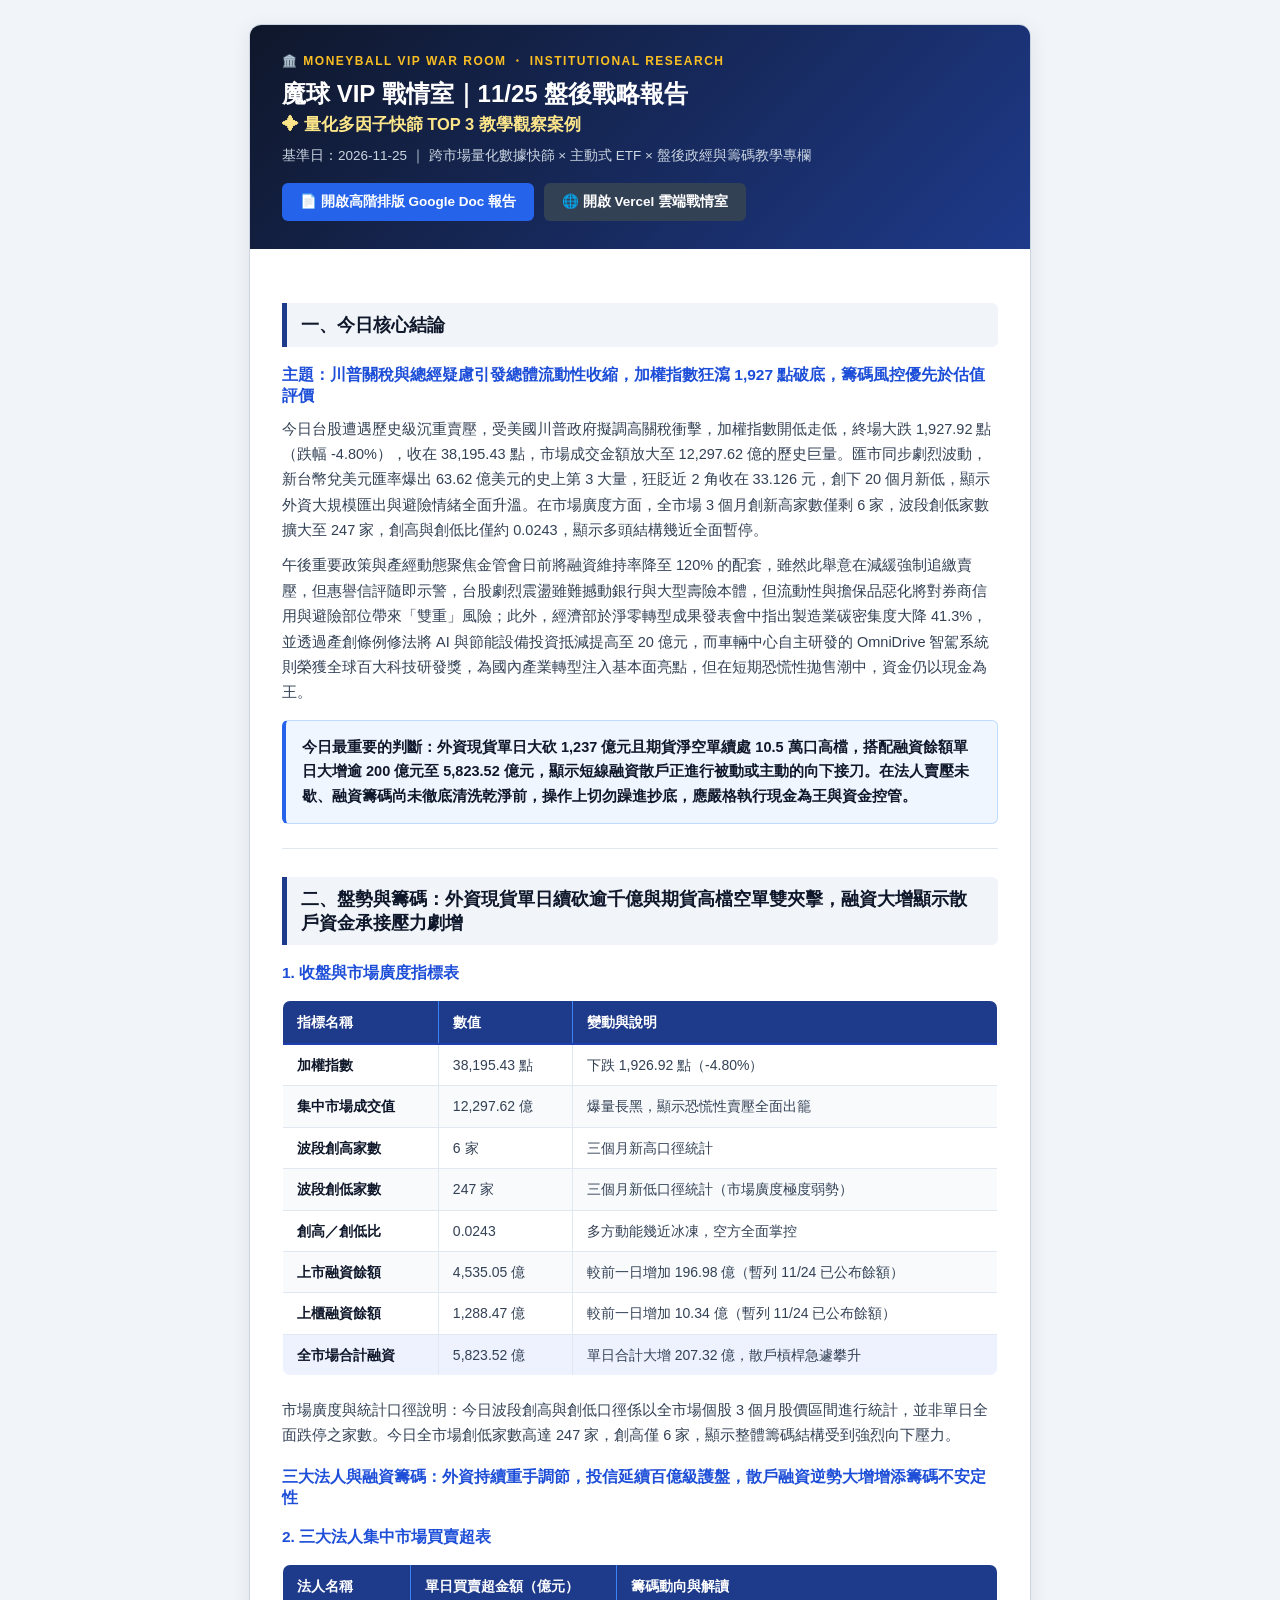
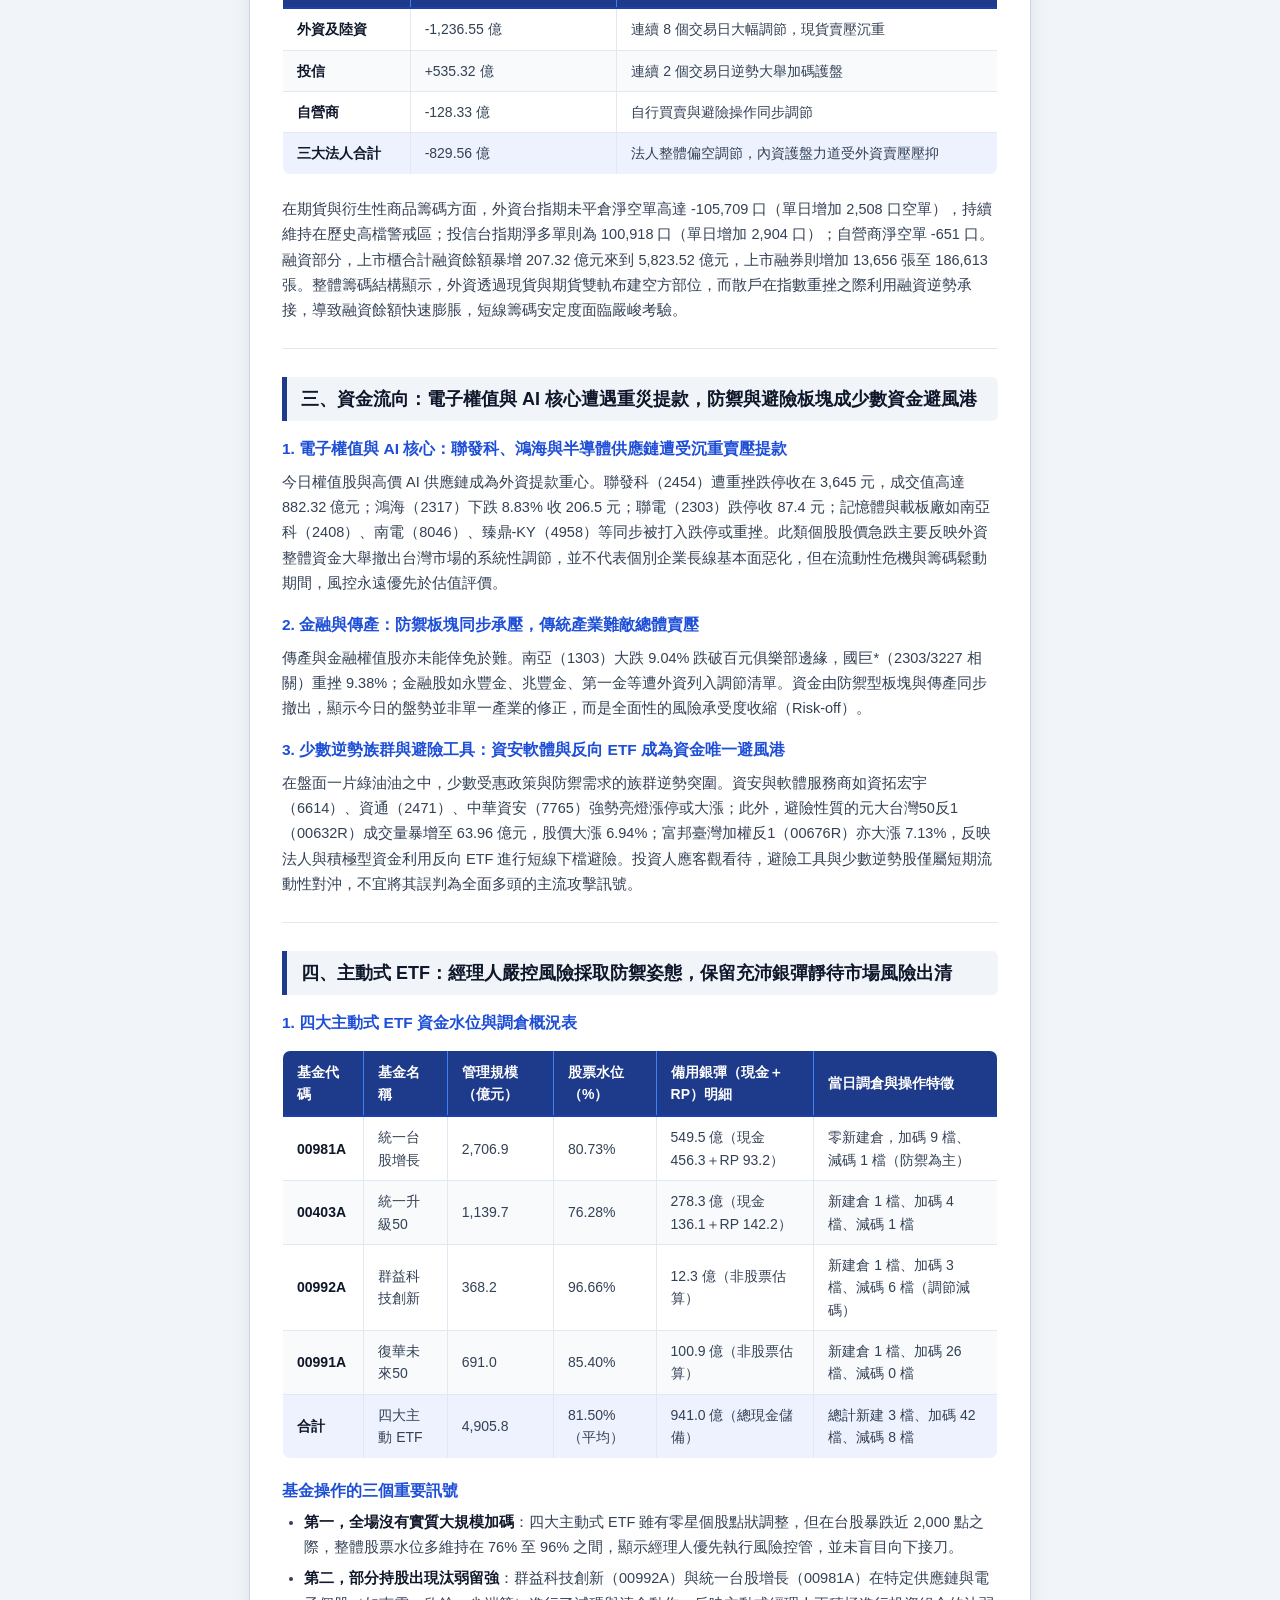
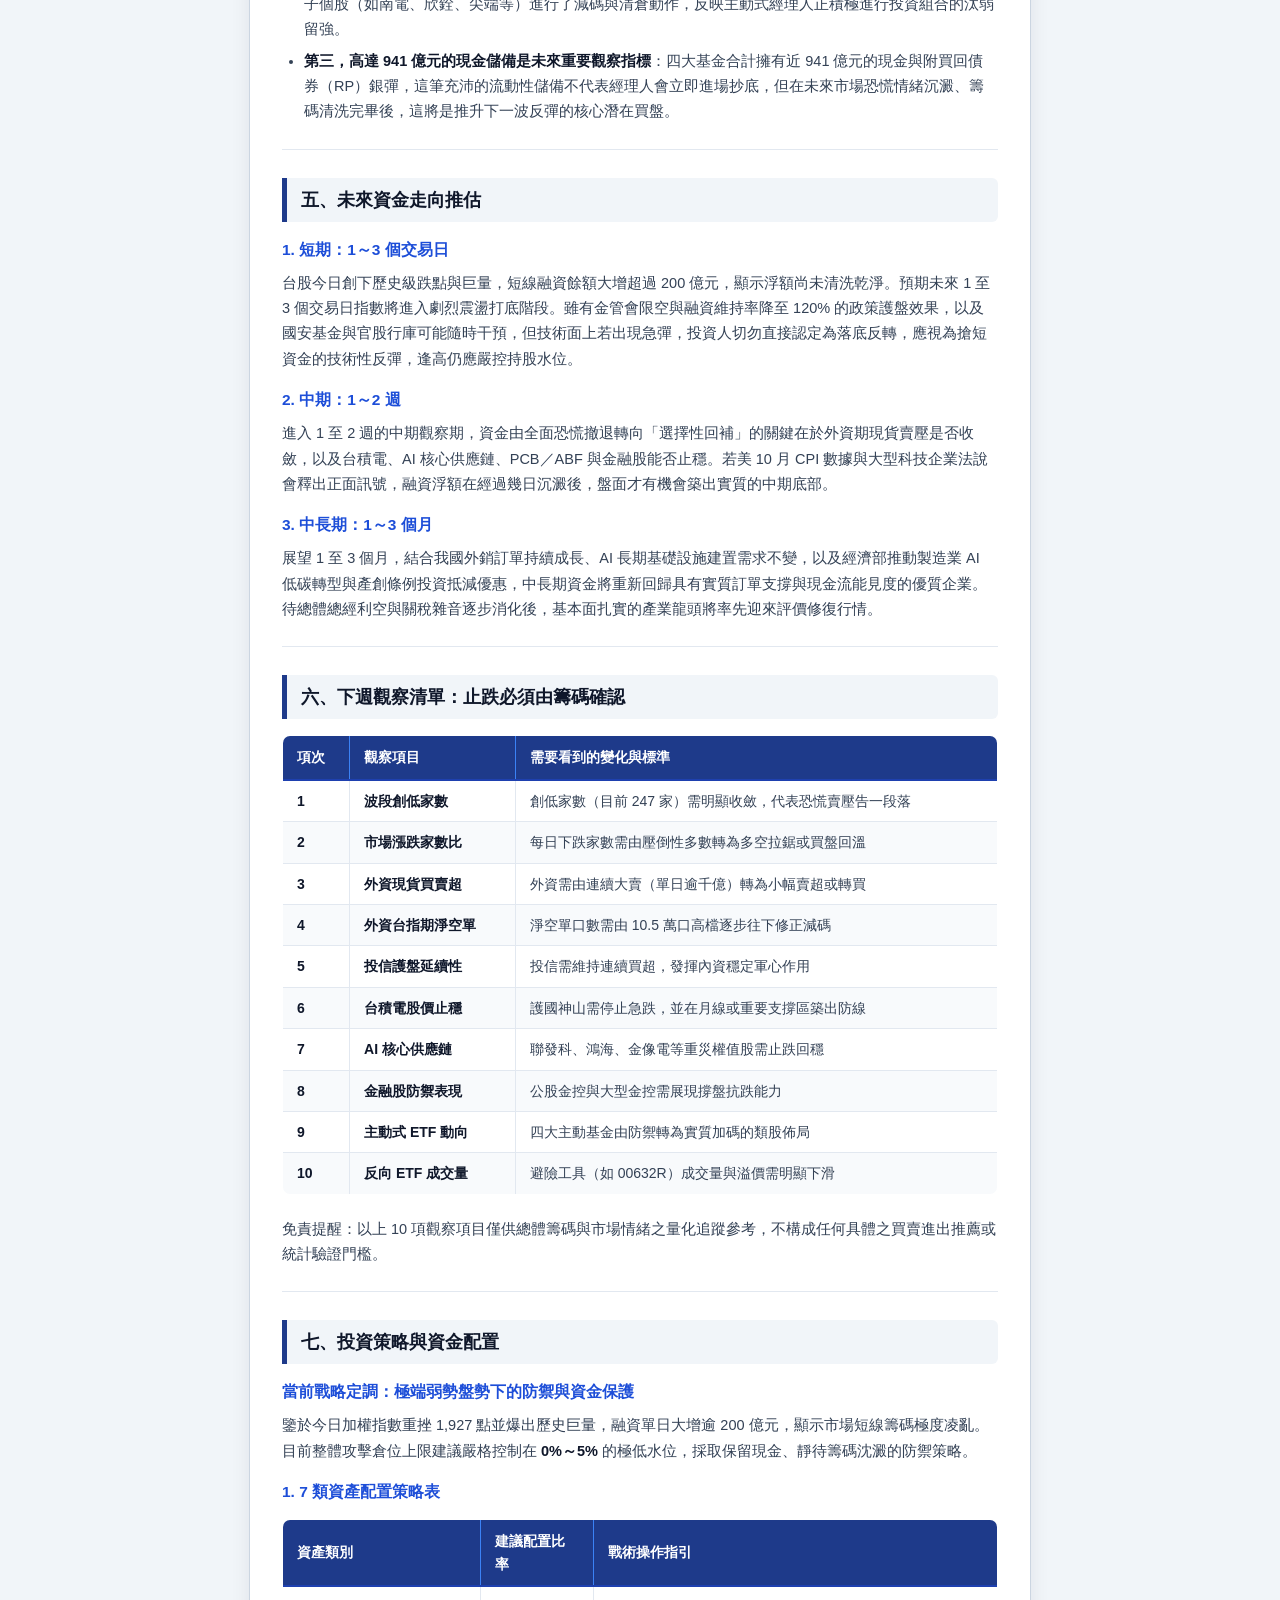
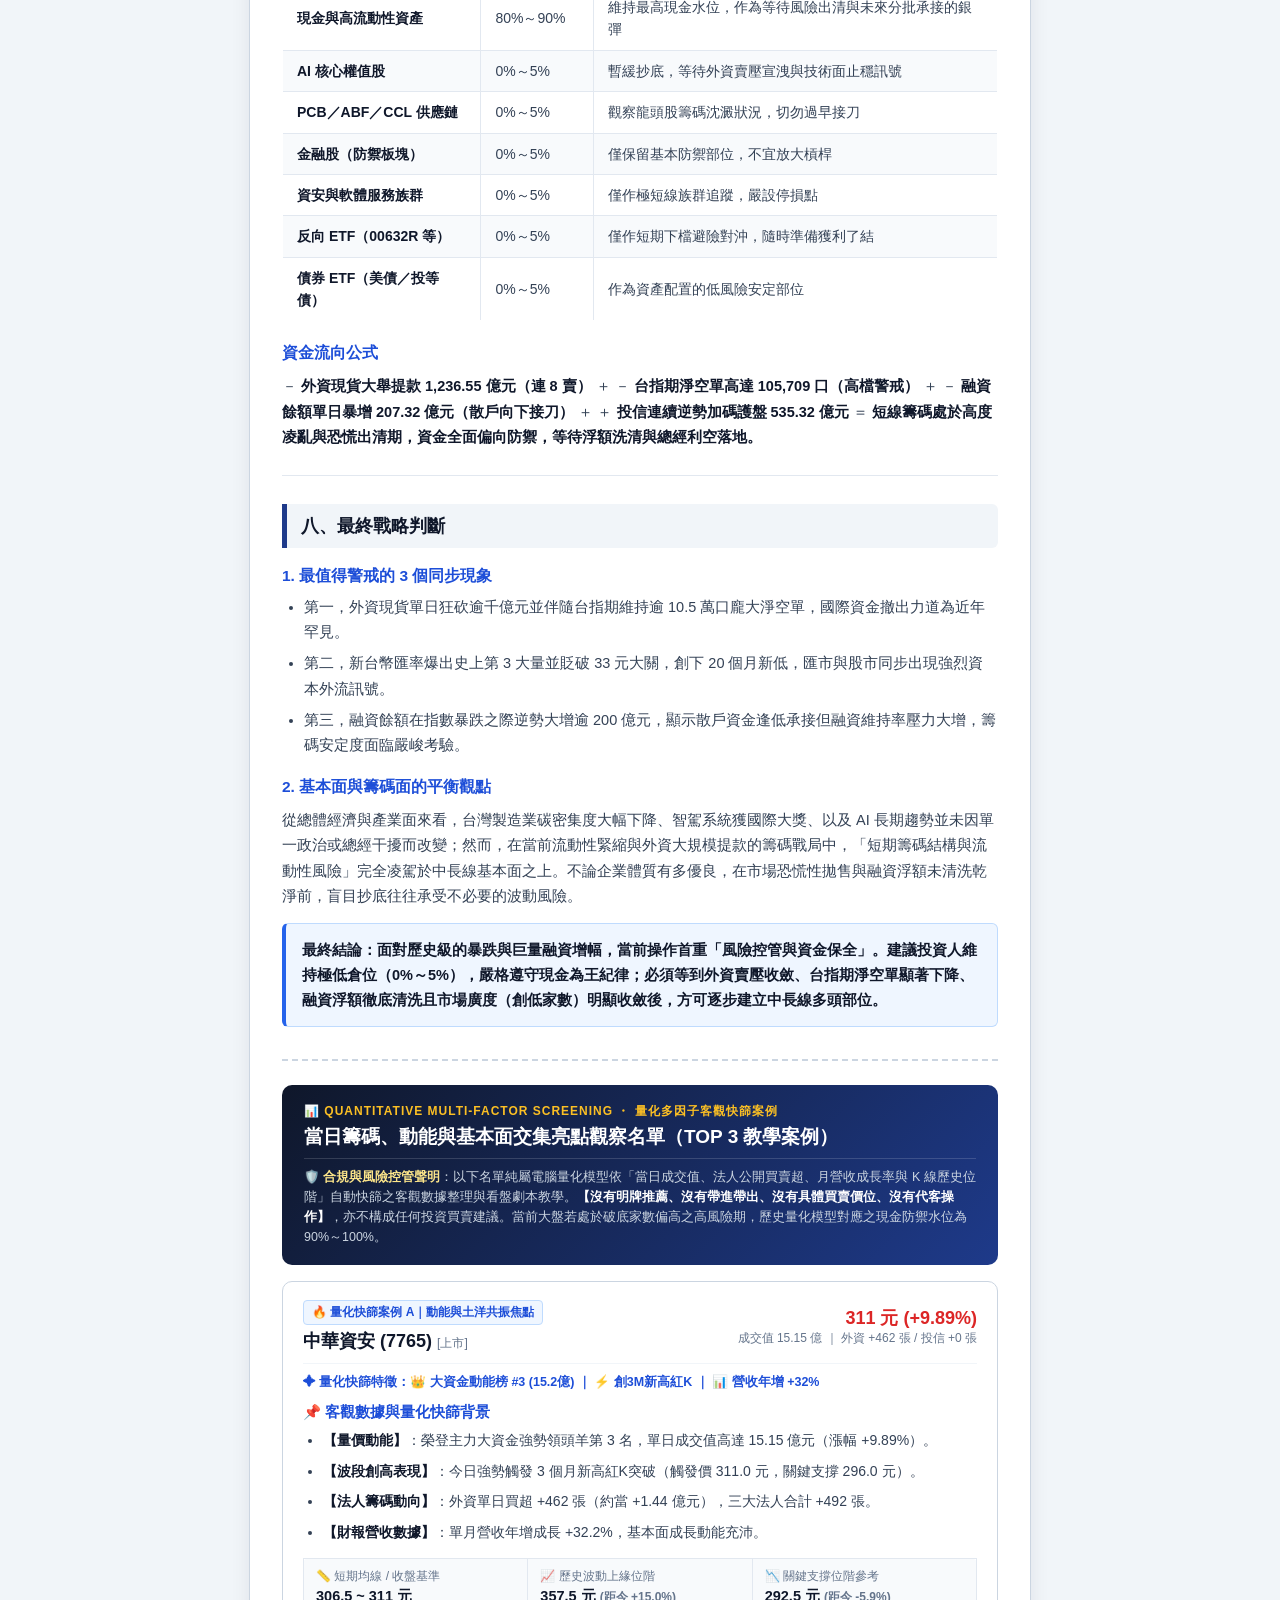
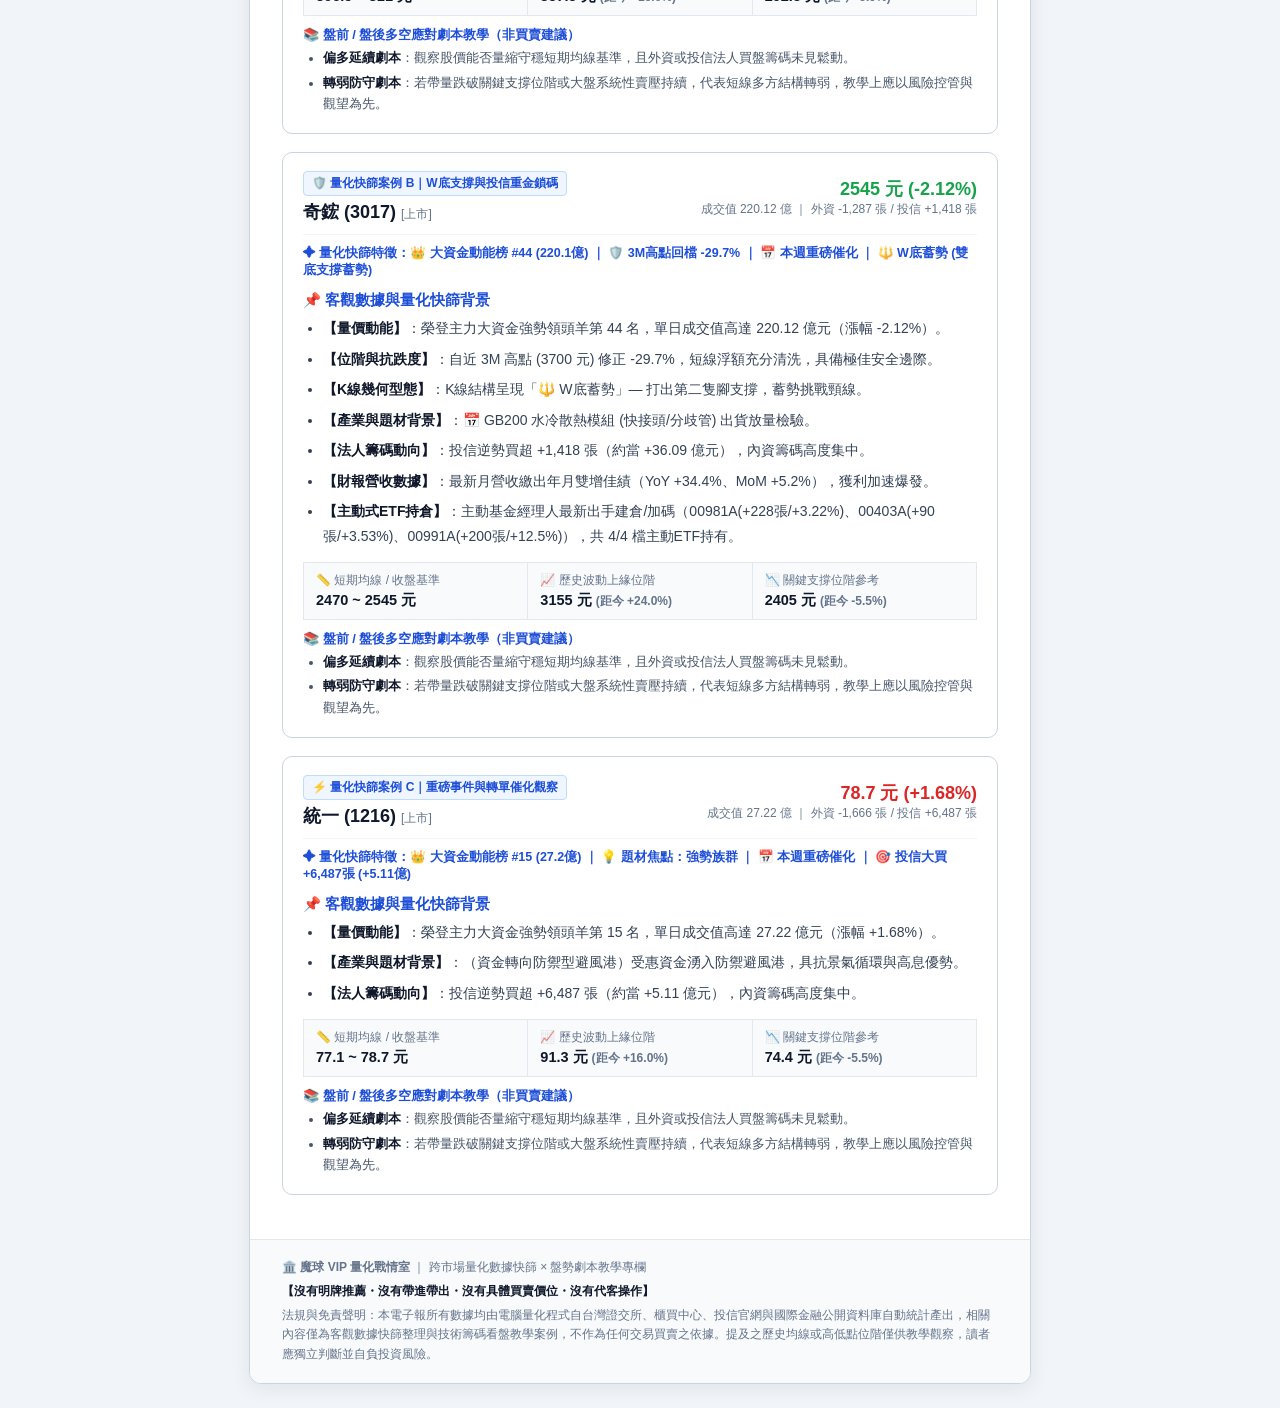
<file: vip_reports/vip_report_2026-11-25.html>
<!DOCTYPE html>
<html lang="zh-TW">
<head>
<meta charset="UTF-8">
<title>魔球 VIP 戰情室｜11/25 盤後戰略報告</title>
</head>
<body style="margin:0;padding:0;background-color:#f1f5f9;font-family:-apple-system,BlinkMacSystemFont,'Segoe UI',Roboto,'Microsoft JhengHei',Arial,sans-serif;">
  <div style="max-width:780px;margin:24px auto;background-color:#ffffff;border-radius:12px;overflow:hidden;box-shadow:0 4px 20px rgba(15,23,42,0.08);border:1px solid #cbd5e1;">
    <!-- 頂部機構級深藍金 Banner -->
    <div style="background:linear-gradient(135deg,#0f172a 0%,#1e3a8a 100%);color:#ffffff;padding:28px 32px;">
      <div style="font-size:12px;font-weight:700;color:#fbbf24;letter-spacing:1.5px;text-transform:uppercase;">🏛️ MONEYBALL VIP WAR ROOM ・ INSTITUTIONAL RESEARCH</div>
      <div style="margin:8px 0 4px 0;font-size:24px;font-weight:800;color:#ffffff;line-height:1.3;">魔球 VIP 戰情室｜11/25 盤後戰略報告</div><div style="margin:0 0 10px 0;font-size:16.5px;font-weight:700;color:#fde68a;line-height:1.4;">✦ 量化多因子快篩 TOP 3 教學觀察案例</div>
      <div style="font-size:13.5px;color:#cbd5e1;line-height:1.5;">基準日：2026-11-25 ｜ 跨市場量化數據快篩 × 主動式 ETF × 盤後政經與籌碼教學專欄</div>
      <div style="margin-top:16px;"><a href="https://stock-daily-brief.vercel.app/vip_reports/vip_report_2026-11-25.html" target="_blank" style="display:inline-block;background-color:#2563eb;color:#ffffff;text-decoration:none;padding:10px 18px;border-radius:6px;font-weight:700;font-size:13.5px;margin-right:10px;">📄 開啟高階排版 Google Doc 報告</a><a href="https://stock-daily-brief.vercel.app/" target="_blank" style="display:inline-block;background-color:#334155;color:#ffffff;text-decoration:none;padding:10px 18px;border-radius:6px;font-weight:700;font-size:13.5px;">🌐 開啟 Vercel 雲端戰情室</a></div>
    </div>

    <!-- 正文區 -->
    <div style="padding:26px 32px;">
      <h2 style="margin:28px 0 12px 0;padding:10px 14px;background-color:#f1f5f9;border-left:5px solid #1e3a8a;color:#0f172a;font-size:18px;font-weight:800;border-radius:0 6px 6px 0;">一、今日核心結論</h2>
<h3 style="margin:18px 0 8px 0;color:#1d4ed8;font-size:15.5px;font-weight:700;">主題：川普關稅與總經疑慮引發總體流動性收縮，加權指數狂瀉 1,927 點破底，籌碼風控優先於估值評價</h3>
<p style="margin:10px 0;color:#334155;font-size:14.5px;line-height:1.75;">今日台股遭遇歷史級沉重賣壓，受美國川普政府擬調高關稅衝擊，加權指數開低走低，終場大跌 1,927.92 點（跌幅 -4.80%），收在 38,195.43 點，市場成交金額放大至 12,297.62 億的歷史巨量。匯市同步劇烈波動，新台幣兌美元匯率爆出 63.62 億美元的史上第 3 大量，狂貶近 2 角收在 33.126 元，創下 20 個月新低，顯示外資大規模匯出與避險情緒全面升溫。在市場廣度方面，全市場 3 個月創新高家數僅剩 6 家，波段創低家數擴大至 247 家，創高與創低比僅約 0.0243，顯示多頭結構幾近全面暫停。</p>
<p style="margin:10px 0;color:#334155;font-size:14.5px;line-height:1.75;">午後重要政策與產經動態聚焦金管會日前將融資維持率降至 120% 的配套，雖然此舉意在減緩強制追繳賣壓，但惠譽信評隨即示警，台股劇烈震盪雖難撼動銀行與大型壽險本體，但流動性與擔保品惡化將對券商信用與避險部位帶來「雙重」風險；此外，經濟部於淨零轉型成果發表會中指出製造業碳密集度大降 41.3%，並透過產創條例修法將 AI 與節能設備投資抵減提高至 20 億元，而車輛中心自主研發的 OmniDrive 智駕系統則榮獲全球百大科技研發獎，為國內產業轉型注入基本面亮點，但在短期恐慌性拋售潮中，資金仍以現金為王。</p>
<div style="margin:14px 0;padding:14px 16px;background-color:#eff6ff;border:1px solid #bfdbfe;border-left:4px solid #2563eb;border-radius:6px;color:#1e293b;font-size:14.5px;line-height:1.7;"><strong style="color:#0f172a;font-weight:700;">今日最重要的判斷：外資現貨單日大砍 1,237 億元且期貨淨空單續處 10.5 萬口高檔，搭配融資餘額單日大增逾 200 億元至 5,823.52 億元，顯示短線融資散戶正進行被動或主動的向下接刀。在法人賣壓未歇、融資籌碼尚未徹底清洗乾淨前，操作上切勿躁進抄底，應嚴格執行現金為王與資金控管。</strong></div>
<hr style="border:none;border-top:1px solid #e2e8f0;margin:24px 0;" />
<h2 style="margin:28px 0 12px 0;padding:10px 14px;background-color:#f1f5f9;border-left:5px solid #1e3a8a;color:#0f172a;font-size:18px;font-weight:800;border-radius:0 6px 6px 0;">二、盤勢與籌碼：外資現貨單日續砍逾千億與期貨高檔空單雙夾擊，融資大增顯示散戶資金承接壓力劇增</h2>
<h3 style="margin:18px 0 8px 0;color:#1d4ed8;font-size:15.5px;font-weight:700;">1. 收盤與市場廣度指標表</h3>
<table style="width:100%;border-collapse:collapse;margin:16px 0 22px 0;font-size:14px;line-height:1.6;border:1px solid #cbd5e1;border-radius:8px;overflow:hidden;"><tr style="background-color:#1e3a8a;color:#ffffff;"><th style="padding:10px 14px;text-align:left;font-weight:700;border-bottom:2px solid #1e40af;border-right:1px solid #3b82f6;color:#ffffff;">指標名稱</th><th style="padding:10px 14px;text-align:left;font-weight:700;border-bottom:2px solid #1e40af;border-right:1px solid #3b82f6;color:#ffffff;">數值</th><th style="padding:10px 14px;text-align:left;font-weight:700;border-bottom:2px solid #1e40af;border-right:1px solid #3b82f6;color:#ffffff;">變動與說明</th></tr><tr style="background-color:#ffffff;"><td style="padding:9px 14px;border-bottom:1px solid #e2e8f0;border-right:1px solid #e2e8f0;font-weight:700;color:#0f172a;"><strong style="color:#0f172a;font-weight:700;">加權指數</strong></td><td style="padding:9px 14px;border-bottom:1px solid #e2e8f0;border-right:1px solid #e2e8f0;color:#334155;">38,195.43 點</td><td style="padding:9px 14px;border-bottom:1px solid #e2e8f0;border-right:1px solid #e2e8f0;color:#334155;">下跌 1,926.92 點（-4.80%）</td></tr><tr style="background-color:#f8fafc;"><td style="padding:9px 14px;border-bottom:1px solid #e2e8f0;border-right:1px solid #e2e8f0;font-weight:700;color:#0f172a;"><strong style="color:#0f172a;font-weight:700;">集中市場成交值</strong></td><td style="padding:9px 14px;border-bottom:1px solid #e2e8f0;border-right:1px solid #e2e8f0;color:#334155;">12,297.62 億</td><td style="padding:9px 14px;border-bottom:1px solid #e2e8f0;border-right:1px solid #e2e8f0;color:#334155;">爆量長黑，顯示恐慌性賣壓全面出籠</td></tr><tr style="background-color:#ffffff;"><td style="padding:9px 14px;border-bottom:1px solid #e2e8f0;border-right:1px solid #e2e8f0;font-weight:700;color:#0f172a;"><strong style="color:#0f172a;font-weight:700;">波段創高家數</strong></td><td style="padding:9px 14px;border-bottom:1px solid #e2e8f0;border-right:1px solid #e2e8f0;color:#334155;">6 家</td><td style="padding:9px 14px;border-bottom:1px solid #e2e8f0;border-right:1px solid #e2e8f0;color:#334155;">三個月新高口徑統計</td></tr><tr style="background-color:#f8fafc;"><td style="padding:9px 14px;border-bottom:1px solid #e2e8f0;border-right:1px solid #e2e8f0;font-weight:700;color:#0f172a;"><strong style="color:#0f172a;font-weight:700;">波段創低家數</strong></td><td style="padding:9px 14px;border-bottom:1px solid #e2e8f0;border-right:1px solid #e2e8f0;color:#334155;">247 家</td><td style="padding:9px 14px;border-bottom:1px solid #e2e8f0;border-right:1px solid #e2e8f0;color:#334155;">三個月新低口徑統計（市場廣度極度弱勢）</td></tr><tr style="background-color:#ffffff;"><td style="padding:9px 14px;border-bottom:1px solid #e2e8f0;border-right:1px solid #e2e8f0;font-weight:700;color:#0f172a;"><strong style="color:#0f172a;font-weight:700;">創高／創低比</strong></td><td style="padding:9px 14px;border-bottom:1px solid #e2e8f0;border-right:1px solid #e2e8f0;color:#334155;">0.0243</td><td style="padding:9px 14px;border-bottom:1px solid #e2e8f0;border-right:1px solid #e2e8f0;color:#334155;">多方動能幾近冰凍，空方全面掌控</td></tr><tr style="background-color:#f8fafc;"><td style="padding:9px 14px;border-bottom:1px solid #e2e8f0;border-right:1px solid #e2e8f0;font-weight:700;color:#0f172a;"><strong style="color:#0f172a;font-weight:700;">上市融資餘額</strong></td><td style="padding:9px 14px;border-bottom:1px solid #e2e8f0;border-right:1px solid #e2e8f0;color:#334155;">4,535.05 億</td><td style="padding:9px 14px;border-bottom:1px solid #e2e8f0;border-right:1px solid #e2e8f0;color:#334155;">較前一日增加 196.98 億（暫列 11/24 已公布餘額）</td></tr><tr style="background-color:#ffffff;"><td style="padding:9px 14px;border-bottom:1px solid #e2e8f0;border-right:1px solid #e2e8f0;font-weight:700;color:#0f172a;"><strong style="color:#0f172a;font-weight:700;">上櫃融資餘額</strong></td><td style="padding:9px 14px;border-bottom:1px solid #e2e8f0;border-right:1px solid #e2e8f0;color:#334155;">1,288.47 億</td><td style="padding:9px 14px;border-bottom:1px solid #e2e8f0;border-right:1px solid #e2e8f0;color:#334155;">較前一日增加 10.34 億（暫列 11/24 已公布餘額）</td></tr><tr style="background-color:#eef2ff;"><td style="padding:9px 14px;border-bottom:1px solid #e2e8f0;border-right:1px solid #e2e8f0;font-weight:700;color:#0f172a;"><strong style="color:#0f172a;font-weight:700;">全市場合計融資</strong></td><td style="padding:9px 14px;border-bottom:1px solid #e2e8f0;border-right:1px solid #e2e8f0;color:#334155;">5,823.52 億</td><td style="padding:9px 14px;border-bottom:1px solid #e2e8f0;border-right:1px solid #e2e8f0;color:#334155;">單日合計大增 207.32 億，散戶槓桿急遽攀升</td></tr></table>
<p style="margin:10px 0;color:#334155;font-size:14.5px;line-height:1.75;">市場廣度與統計口徑說明：今日波段創高與創低口徑係以全市場個股 3 個月股價區間進行統計，並非單日全面跌停之家數。今日全市場創低家數高達 247 家，創高僅 6 家，顯示整體籌碼結構受到強烈向下壓力。</p>
<h3 style="margin:18px 0 8px 0;color:#1d4ed8;font-size:15.5px;font-weight:700;">三大法人與融資籌碼：外資持續重手調節，投信延續百億級護盤，散戶融資逆勢大增增添籌碼不安定性</h3>
<h3 style="margin:18px 0 8px 0;color:#1d4ed8;font-size:15.5px;font-weight:700;">2. 三大法人集中市場買賣超表</h3>
<table style="width:100%;border-collapse:collapse;margin:16px 0 22px 0;font-size:14px;line-height:1.6;border:1px solid #cbd5e1;border-radius:8px;overflow:hidden;"><tr style="background-color:#1e3a8a;color:#ffffff;"><th style="padding:10px 14px;text-align:left;font-weight:700;border-bottom:2px solid #1e40af;border-right:1px solid #3b82f6;color:#ffffff;">法人名稱</th><th style="padding:10px 14px;text-align:left;font-weight:700;border-bottom:2px solid #1e40af;border-right:1px solid #3b82f6;color:#ffffff;">單日買賣超金額（億元）</th><th style="padding:10px 14px;text-align:left;font-weight:700;border-bottom:2px solid #1e40af;border-right:1px solid #3b82f6;color:#ffffff;">籌碼動向與解讀</th></tr><tr style="background-color:#ffffff;"><td style="padding:9px 14px;border-bottom:1px solid #e2e8f0;border-right:1px solid #e2e8f0;font-weight:700;color:#0f172a;"><strong style="color:#0f172a;font-weight:700;">外資及陸資</strong></td><td style="padding:9px 14px;border-bottom:1px solid #e2e8f0;border-right:1px solid #e2e8f0;color:#334155;">-1,236.55 億</td><td style="padding:9px 14px;border-bottom:1px solid #e2e8f0;border-right:1px solid #e2e8f0;color:#334155;">連續 8 個交易日大幅調節，現貨賣壓沉重</td></tr><tr style="background-color:#f8fafc;"><td style="padding:9px 14px;border-bottom:1px solid #e2e8f0;border-right:1px solid #e2e8f0;font-weight:700;color:#0f172a;"><strong style="color:#0f172a;font-weight:700;">投信</strong></td><td style="padding:9px 14px;border-bottom:1px solid #e2e8f0;border-right:1px solid #e2e8f0;color:#334155;">+535.32 億</td><td style="padding:9px 14px;border-bottom:1px solid #e2e8f0;border-right:1px solid #e2e8f0;color:#334155;">連續 2 個交易日逆勢大舉加碼護盤</td></tr><tr style="background-color:#ffffff;"><td style="padding:9px 14px;border-bottom:1px solid #e2e8f0;border-right:1px solid #e2e8f0;font-weight:700;color:#0f172a;"><strong style="color:#0f172a;font-weight:700;">自營商</strong></td><td style="padding:9px 14px;border-bottom:1px solid #e2e8f0;border-right:1px solid #e2e8f0;color:#334155;">-128.33 億</td><td style="padding:9px 14px;border-bottom:1px solid #e2e8f0;border-right:1px solid #e2e8f0;color:#334155;">自行買賣與避險操作同步調節</td></tr><tr style="background-color:#eef2ff;"><td style="padding:9px 14px;border-bottom:1px solid #e2e8f0;border-right:1px solid #e2e8f0;font-weight:700;color:#0f172a;"><strong style="color:#0f172a;font-weight:700;">三大法人合計</strong></td><td style="padding:9px 14px;border-bottom:1px solid #e2e8f0;border-right:1px solid #e2e8f0;color:#334155;">-829.56 億</td><td style="padding:9px 14px;border-bottom:1px solid #e2e8f0;border-right:1px solid #e2e8f0;color:#334155;">法人整體偏空調節，內資護盤力道受外資賣壓壓抑</td></tr></table>
<p style="margin:10px 0;color:#334155;font-size:14.5px;line-height:1.75;">在期貨與衍生性商品籌碼方面，外資台指期未平倉淨空單高達 -105,709 口（單日增加 2,508 口空單），持續維持在歷史高檔警戒區；投信台指期淨多單則為 100,918 口（單日增加 2,904 口）；自營商淨空單 -651 口。融資部分，上市櫃合計融資餘額暴增 207.32 億元來到 5,823.52 億元，上市融券則增加 13,656 張至 186,613 張。整體籌碼結構顯示，外資透過現貨與期貨雙軌布建空方部位，而散戶在指數重挫之際利用融資逆勢承接，導致融資餘額快速膨脹，短線籌碼安定度面臨嚴峻考驗。</p>
<hr style="border:none;border-top:1px solid #e2e8f0;margin:24px 0;" />
<h2 style="margin:28px 0 12px 0;padding:10px 14px;background-color:#f1f5f9;border-left:5px solid #1e3a8a;color:#0f172a;font-size:18px;font-weight:800;border-radius:0 6px 6px 0;">三、資金流向：電子權值與 AI 核心遭遇重災提款，防禦與避險板塊成少數資金避風港</h2>
<h3 style="margin:18px 0 8px 0;color:#1d4ed8;font-size:15.5px;font-weight:700;">1. 電子權值與 AI 核心：聯發科、鴻海與半導體供應鏈遭受沉重賣壓提款</h3>
<p style="margin:10px 0;color:#334155;font-size:14.5px;line-height:1.75;">今日權值股與高價 AI 供應鏈成為外資提款重心。聯發科（2454）遭重挫跌停收在 3,645 元，成交值高達 882.32 億元；鴻海（2317）下跌 8.83% 收 206.5 元；聯電（2303）跌停收 87.4 元；記憶體與載板廠如南亞科（2408）、南電（8046）、臻鼎-KY（4958）等同步被打入跌停或重挫。此類個股股價急跌主要反映外資整體資金大舉撤出台灣市場的系統性調節，並不代表個別企業長線基本面惡化，但在流動性危機與籌碼鬆動期間，風控永遠優先於估值評價。</p>
<h3 style="margin:18px 0 8px 0;color:#1d4ed8;font-size:15.5px;font-weight:700;">2. 金融與傳產：防禦板塊同步承壓，傳統產業難敵總體賣壓</h3>
<p style="margin:10px 0;color:#334155;font-size:14.5px;line-height:1.75;">傳產與金融權值股亦未能倖免於難。南亞（1303）大跌 9.04% 跌破百元俱樂部邊緣，國巨*（2303/3227 相關）重挫 9.38%；金融股如永豐金、兆豐金、第一金等遭外資列入調節清單。資金由防禦型板塊與傳產同步撤出，顯示今日的盤勢並非單一產業的修正，而是全面性的風險承受度收縮（Risk-off）。</p>
<h3 style="margin:18px 0 8px 0;color:#1d4ed8;font-size:15.5px;font-weight:700;">3. 少數逆勢族群與避險工具：資安軟體與反向 ETF 成為資金唯一避風港</h3>
<p style="margin:10px 0;color:#334155;font-size:14.5px;line-height:1.75;">在盤面一片綠油油之中，少數受惠政策與防禦需求的族群逆勢突圍。資安與軟體服務商如資拓宏宇（6614）、資通（2471）、中華資安（7765）強勢亮燈漲停或大漲；此外，避險性質的元大台灣50反1（00632R）成交量暴增至 63.96 億元，股價大漲 6.94%；富邦臺灣加權反1（00676R）亦大漲 7.13%，反映法人與積極型資金利用反向 ETF 進行短線下檔避險。投資人應客觀看待，避險工具與少數逆勢股僅屬短期流動性對沖，不宜將其誤判為全面多頭的主流攻擊訊號。</p>
<hr style="border:none;border-top:1px solid #e2e8f0;margin:24px 0;" />
<h2 style="margin:28px 0 12px 0;padding:10px 14px;background-color:#f1f5f9;border-left:5px solid #1e3a8a;color:#0f172a;font-size:18px;font-weight:800;border-radius:0 6px 6px 0;">四、主動式 ETF：經理人嚴控風險採取防禦姿態，保留充沛銀彈靜待市場風險出清</h2>
<h3 style="margin:18px 0 8px 0;color:#1d4ed8;font-size:15.5px;font-weight:700;">1. 四大主動式 ETF 資金水位與調倉概況表</h3>
<table style="width:100%;border-collapse:collapse;margin:16px 0 22px 0;font-size:14px;line-height:1.6;border:1px solid #cbd5e1;border-radius:8px;overflow:hidden;"><tr style="background-color:#1e3a8a;color:#ffffff;"><th style="padding:10px 14px;text-align:left;font-weight:700;border-bottom:2px solid #1e40af;border-right:1px solid #3b82f6;color:#ffffff;">基金代碼</th><th style="padding:10px 14px;text-align:left;font-weight:700;border-bottom:2px solid #1e40af;border-right:1px solid #3b82f6;color:#ffffff;">基金名稱</th><th style="padding:10px 14px;text-align:left;font-weight:700;border-bottom:2px solid #1e40af;border-right:1px solid #3b82f6;color:#ffffff;">管理規模（億元）</th><th style="padding:10px 14px;text-align:left;font-weight:700;border-bottom:2px solid #1e40af;border-right:1px solid #3b82f6;color:#ffffff;">股票水位（%）</th><th style="padding:10px 14px;text-align:left;font-weight:700;border-bottom:2px solid #1e40af;border-right:1px solid #3b82f6;color:#ffffff;">備用銀彈（現金＋RP）明細</th><th style="padding:10px 14px;text-align:left;font-weight:700;border-bottom:2px solid #1e40af;border-right:1px solid #3b82f6;color:#ffffff;">當日調倉與操作特徵</th></tr><tr style="background-color:#ffffff;"><td style="padding:9px 14px;border-bottom:1px solid #e2e8f0;border-right:1px solid #e2e8f0;font-weight:700;color:#0f172a;"><strong style="color:#0f172a;font-weight:700;">00981A</strong></td><td style="padding:9px 14px;border-bottom:1px solid #e2e8f0;border-right:1px solid #e2e8f0;color:#334155;">統一台股增長</td><td style="padding:9px 14px;border-bottom:1px solid #e2e8f0;border-right:1px solid #e2e8f0;color:#334155;">2,706.9</td><td style="padding:9px 14px;border-bottom:1px solid #e2e8f0;border-right:1px solid #e2e8f0;color:#334155;">80.73%</td><td style="padding:9px 14px;border-bottom:1px solid #e2e8f0;border-right:1px solid #e2e8f0;color:#334155;">549.5 億（現金 456.3＋RP 93.2）</td><td style="padding:9px 14px;border-bottom:1px solid #e2e8f0;border-right:1px solid #e2e8f0;color:#334155;">零新建倉，加碼 9 檔、減碼 1 檔（防禦為主）</td></tr><tr style="background-color:#f8fafc;"><td style="padding:9px 14px;border-bottom:1px solid #e2e8f0;border-right:1px solid #e2e8f0;font-weight:700;color:#0f172a;"><strong style="color:#0f172a;font-weight:700;">00403A</strong></td><td style="padding:9px 14px;border-bottom:1px solid #e2e8f0;border-right:1px solid #e2e8f0;color:#334155;">統一升級50</td><td style="padding:9px 14px;border-bottom:1px solid #e2e8f0;border-right:1px solid #e2e8f0;color:#334155;">1,139.7</td><td style="padding:9px 14px;border-bottom:1px solid #e2e8f0;border-right:1px solid #e2e8f0;color:#334155;">76.28%</td><td style="padding:9px 14px;border-bottom:1px solid #e2e8f0;border-right:1px solid #e2e8f0;color:#334155;">278.3 億（現金 136.1＋RP 142.2）</td><td style="padding:9px 14px;border-bottom:1px solid #e2e8f0;border-right:1px solid #e2e8f0;color:#334155;">新建倉 1 檔、加碼 4 檔、減碼 1 檔</td></tr><tr style="background-color:#ffffff;"><td style="padding:9px 14px;border-bottom:1px solid #e2e8f0;border-right:1px solid #e2e8f0;font-weight:700;color:#0f172a;"><strong style="color:#0f172a;font-weight:700;">00992A</strong></td><td style="padding:9px 14px;border-bottom:1px solid #e2e8f0;border-right:1px solid #e2e8f0;color:#334155;">群益科技創新</td><td style="padding:9px 14px;border-bottom:1px solid #e2e8f0;border-right:1px solid #e2e8f0;color:#334155;">368.2</td><td style="padding:9px 14px;border-bottom:1px solid #e2e8f0;border-right:1px solid #e2e8f0;color:#334155;">96.66%</td><td style="padding:9px 14px;border-bottom:1px solid #e2e8f0;border-right:1px solid #e2e8f0;color:#334155;">12.3 億（非股票估算）</td><td style="padding:9px 14px;border-bottom:1px solid #e2e8f0;border-right:1px solid #e2e8f0;color:#334155;">新建倉 1 檔、加碼 3 檔、減碼 6 檔（調節減碼）</td></tr><tr style="background-color:#f8fafc;"><td style="padding:9px 14px;border-bottom:1px solid #e2e8f0;border-right:1px solid #e2e8f0;font-weight:700;color:#0f172a;"><strong style="color:#0f172a;font-weight:700;">00991A</strong></td><td style="padding:9px 14px;border-bottom:1px solid #e2e8f0;border-right:1px solid #e2e8f0;color:#334155;">復華未來50</td><td style="padding:9px 14px;border-bottom:1px solid #e2e8f0;border-right:1px solid #e2e8f0;color:#334155;">691.0</td><td style="padding:9px 14px;border-bottom:1px solid #e2e8f0;border-right:1px solid #e2e8f0;color:#334155;">85.40%</td><td style="padding:9px 14px;border-bottom:1px solid #e2e8f0;border-right:1px solid #e2e8f0;color:#334155;">100.9 億（非股票估算）</td><td style="padding:9px 14px;border-bottom:1px solid #e2e8f0;border-right:1px solid #e2e8f0;color:#334155;">新建倉 1 檔、加碼 26 檔、減碼 0 檔</td></tr><tr style="background-color:#eef2ff;"><td style="padding:9px 14px;border-bottom:1px solid #e2e8f0;border-right:1px solid #e2e8f0;font-weight:700;color:#0f172a;"><strong style="color:#0f172a;font-weight:700;">合計</strong></td><td style="padding:9px 14px;border-bottom:1px solid #e2e8f0;border-right:1px solid #e2e8f0;color:#334155;">四大主動 ETF</td><td style="padding:9px 14px;border-bottom:1px solid #e2e8f0;border-right:1px solid #e2e8f0;color:#334155;">4,905.8</td><td style="padding:9px 14px;border-bottom:1px solid #e2e8f0;border-right:1px solid #e2e8f0;color:#334155;">81.50%（平均）</td><td style="padding:9px 14px;border-bottom:1px solid #e2e8f0;border-right:1px solid #e2e8f0;color:#334155;">941.0 億（總現金儲備）</td><td style="padding:9px 14px;border-bottom:1px solid #e2e8f0;border-right:1px solid #e2e8f0;color:#334155;">總計新建 3 檔、加碼 42 檔、減碼 8 檔</td></tr></table>
<h3 style="margin:18px 0 8px 0;color:#1d4ed8;font-size:15.5px;font-weight:700;">基金操作的三個重要訊號</h3>
<ul style="margin:8px 0 16px 0;padding-left:22px;color:#334155;font-size:14.5px;line-height:1.75;">
<li style="margin-bottom:6px;"><strong style="color:#0f172a;font-weight:700;">第一，全場沒有實質大規模加碼</strong>：四大主動式 ETF 雖有零星個股點狀調整，但在台股暴跌近 2,000 點之際，整體股票水位多維持在 76% 至 96% 之間，顯示經理人優先執行風險控管，並未盲目向下接刀。</li>
<li style="margin-bottom:6px;"><strong style="color:#0f172a;font-weight:700;">第二，部分持股出現汰弱留強</strong>：群益科技創新（00992A）與統一台股增長（00981A）在特定供應鏈與電子個股（如南電、欣銓、尖端等）進行了減碼與清倉動作，反映主動式經理人正積極進行投資組合的汰弱留強。</li>
<li style="margin-bottom:6px;"><strong style="color:#0f172a;font-weight:700;">第三，高達 941 億元的現金儲備是未來重要觀察指標</strong>：四大基金合計擁有近 941 億元的現金與附買回債券（RP）銀彈，這筆充沛的流動性儲備不代表經理人會立即進場抄底，但在未來市場恐慌情緒沉澱、籌碼清洗完畢後，這將是推升下一波反彈的核心潛在買盤。</li>
</ul>
<hr style="border:none;border-top:1px solid #e2e8f0;margin:24px 0;" />
<h2 style="margin:28px 0 12px 0;padding:10px 14px;background-color:#f1f5f9;border-left:5px solid #1e3a8a;color:#0f172a;font-size:18px;font-weight:800;border-radius:0 6px 6px 0;">五、未來資金走向推估</h2>
<h3 style="margin:18px 0 8px 0;color:#1d4ed8;font-size:15.5px;font-weight:700;">1. 短期：1～3 個交易日</h3>
<p style="margin:10px 0;color:#334155;font-size:14.5px;line-height:1.75;">台股今日創下歷史級跌點與巨量，短線融資餘額大增超過 200 億元，顯示浮額尚未清洗乾淨。預期未來 1 至 3 個交易日指數將進入劇烈震盪打底階段。雖有金管會限空與融資維持率降至 120% 的政策護盤效果，以及國安基金與官股行庫可能隨時干預，但技術面上若出現急彈，投資人切勿直接認定為落底反轉，應視為搶短資金的技術性反彈，逢高仍應嚴控持股水位。</p>
<h3 style="margin:18px 0 8px 0;color:#1d4ed8;font-size:15.5px;font-weight:700;">2. 中期：1～2 週</h3>
<p style="margin:10px 0;color:#334155;font-size:14.5px;line-height:1.75;">進入 1 至 2 週的中期觀察期，資金由全面恐慌撤退轉向「選擇性回補」的關鍵在於外資期現貨賣壓是否收斂，以及台積電、AI 核心供應鏈、PCB／ABF 與金融股能否止穩。若美 10 月 CPI 數據與大型科技企業法說會釋出正面訊號，融資浮額在經過幾日沉澱後，盤面才有機會築出實質的中期底部。</p>
<h3 style="margin:18px 0 8px 0;color:#1d4ed8;font-size:15.5px;font-weight:700;">3. 中長期：1～3 個月</h3>
<p style="margin:10px 0;color:#334155;font-size:14.5px;line-height:1.75;">展望 1 至 3 個月，結合我國外銷訂單持續成長、AI 長期基礎設施建置需求不變，以及經濟部推動製造業 AI 低碳轉型與產創條例投資抵減優惠，中長期資金將重新回歸具有實質訂單支撐與現金流能見度的優質企業。待總體總經利空與關稅雜音逐步消化後，基本面扎實的產業龍頭將率先迎來評價修復行情。</p>
<hr style="border:none;border-top:1px solid #e2e8f0;margin:24px 0;" />
<h2 style="margin:28px 0 12px 0;padding:10px 14px;background-color:#f1f5f9;border-left:5px solid #1e3a8a;color:#0f172a;font-size:18px;font-weight:800;border-radius:0 6px 6px 0;">六、下週觀察清單：止跌必須由籌碼確認</h2>
<table style="width:100%;border-collapse:collapse;margin:16px 0 22px 0;font-size:14px;line-height:1.6;border:1px solid #cbd5e1;border-radius:8px;overflow:hidden;"><tr style="background-color:#1e3a8a;color:#ffffff;"><th style="padding:10px 14px;text-align:left;font-weight:700;border-bottom:2px solid #1e40af;border-right:1px solid #3b82f6;color:#ffffff;">項次</th><th style="padding:10px 14px;text-align:left;font-weight:700;border-bottom:2px solid #1e40af;border-right:1px solid #3b82f6;color:#ffffff;">觀察項目</th><th style="padding:10px 14px;text-align:left;font-weight:700;border-bottom:2px solid #1e40af;border-right:1px solid #3b82f6;color:#ffffff;">需要看到的變化與標準</th></tr><tr style="background-color:#ffffff;"><td style="padding:9px 14px;border-bottom:1px solid #e2e8f0;border-right:1px solid #e2e8f0;font-weight:700;color:#0f172a;">1</td><td style="padding:9px 14px;border-bottom:1px solid #e2e8f0;border-right:1px solid #e2e8f0;color:#334155;"><strong style="color:#0f172a;font-weight:700;">波段創低家數</strong></td><td style="padding:9px 14px;border-bottom:1px solid #e2e8f0;border-right:1px solid #e2e8f0;color:#334155;">創低家數（目前 247 家）需明顯收斂，代表恐慌賣壓告一段落</td></tr><tr style="background-color:#f8fafc;"><td style="padding:9px 14px;border-bottom:1px solid #e2e8f0;border-right:1px solid #e2e8f0;font-weight:700;color:#0f172a;">2</td><td style="padding:9px 14px;border-bottom:1px solid #e2e8f0;border-right:1px solid #e2e8f0;color:#334155;"><strong style="color:#0f172a;font-weight:700;">市場漲跌家數比</strong></td><td style="padding:9px 14px;border-bottom:1px solid #e2e8f0;border-right:1px solid #e2e8f0;color:#334155;">每日下跌家數需由壓倒性多數轉為多空拉鋸或買盤回溫</td></tr><tr style="background-color:#ffffff;"><td style="padding:9px 14px;border-bottom:1px solid #e2e8f0;border-right:1px solid #e2e8f0;font-weight:700;color:#0f172a;">3</td><td style="padding:9px 14px;border-bottom:1px solid #e2e8f0;border-right:1px solid #e2e8f0;color:#334155;"><strong style="color:#0f172a;font-weight:700;">外資現貨買賣超</strong></td><td style="padding:9px 14px;border-bottom:1px solid #e2e8f0;border-right:1px solid #e2e8f0;color:#334155;">外資需由連續大賣（單日逾千億）轉為小幅賣超或轉買</td></tr><tr style="background-color:#f8fafc;"><td style="padding:9px 14px;border-bottom:1px solid #e2e8f0;border-right:1px solid #e2e8f0;font-weight:700;color:#0f172a;">4</td><td style="padding:9px 14px;border-bottom:1px solid #e2e8f0;border-right:1px solid #e2e8f0;color:#334155;"><strong style="color:#0f172a;font-weight:700;">外資台指期淨空單</strong></td><td style="padding:9px 14px;border-bottom:1px solid #e2e8f0;border-right:1px solid #e2e8f0;color:#334155;">淨空單口數需由 10.5 萬口高檔逐步往下修正減碼</td></tr><tr style="background-color:#ffffff;"><td style="padding:9px 14px;border-bottom:1px solid #e2e8f0;border-right:1px solid #e2e8f0;font-weight:700;color:#0f172a;">5</td><td style="padding:9px 14px;border-bottom:1px solid #e2e8f0;border-right:1px solid #e2e8f0;color:#334155;"><strong style="color:#0f172a;font-weight:700;">投信護盤延續性</strong></td><td style="padding:9px 14px;border-bottom:1px solid #e2e8f0;border-right:1px solid #e2e8f0;color:#334155;">投信需維持連續買超，發揮內資穩定軍心作用</td></tr><tr style="background-color:#f8fafc;"><td style="padding:9px 14px;border-bottom:1px solid #e2e8f0;border-right:1px solid #e2e8f0;font-weight:700;color:#0f172a;">6</td><td style="padding:9px 14px;border-bottom:1px solid #e2e8f0;border-right:1px solid #e2e8f0;color:#334155;"><strong style="color:#0f172a;font-weight:700;">台積電股價止穩</strong></td><td style="padding:9px 14px;border-bottom:1px solid #e2e8f0;border-right:1px solid #e2e8f0;color:#334155;">護國神山需停止急跌，並在月線或重要支撐區築出防線</td></tr><tr style="background-color:#ffffff;"><td style="padding:9px 14px;border-bottom:1px solid #e2e8f0;border-right:1px solid #e2e8f0;font-weight:700;color:#0f172a;">7</td><td style="padding:9px 14px;border-bottom:1px solid #e2e8f0;border-right:1px solid #e2e8f0;color:#334155;"><strong style="color:#0f172a;font-weight:700;">AI 核心供應鏈</strong></td><td style="padding:9px 14px;border-bottom:1px solid #e2e8f0;border-right:1px solid #e2e8f0;color:#334155;">聯發科、鴻海、金像電等重災權值股需止跌回穩</td></tr><tr style="background-color:#f8fafc;"><td style="padding:9px 14px;border-bottom:1px solid #e2e8f0;border-right:1px solid #e2e8f0;font-weight:700;color:#0f172a;">8</td><td style="padding:9px 14px;border-bottom:1px solid #e2e8f0;border-right:1px solid #e2e8f0;color:#334155;"><strong style="color:#0f172a;font-weight:700;">金融股防禦表現</strong></td><td style="padding:9px 14px;border-bottom:1px solid #e2e8f0;border-right:1px solid #e2e8f0;color:#334155;">公股金控與大型金控需展現撐盤抗跌能力</td></tr><tr style="background-color:#ffffff;"><td style="padding:9px 14px;border-bottom:1px solid #e2e8f0;border-right:1px solid #e2e8f0;font-weight:700;color:#0f172a;">9</td><td style="padding:9px 14px;border-bottom:1px solid #e2e8f0;border-right:1px solid #e2e8f0;color:#334155;"><strong style="color:#0f172a;font-weight:700;">主動式 ETF 動向</strong></td><td style="padding:9px 14px;border-bottom:1px solid #e2e8f0;border-right:1px solid #e2e8f0;color:#334155;">四大主動基金由防禦轉為實質加碼的類股佈局</td></tr><tr style="background-color:#f8fafc;"><td style="padding:9px 14px;border-bottom:1px solid #e2e8f0;border-right:1px solid #e2e8f0;font-weight:700;color:#0f172a;">10</td><td style="padding:9px 14px;border-bottom:1px solid #e2e8f0;border-right:1px solid #e2e8f0;color:#334155;"><strong style="color:#0f172a;font-weight:700;">反向 ETF 成交量</strong></td><td style="padding:9px 14px;border-bottom:1px solid #e2e8f0;border-right:1px solid #e2e8f0;color:#334155;">避險工具（如 00632R）成交量與溢價需明顯下滑</td></tr></table>
<p style="margin:10px 0;color:#334155;font-size:14.5px;line-height:1.75;">免責提醒：以上 10 項觀察項目僅供總體籌碼與市場情緒之量化追蹤參考，不構成任何具體之買賣進出推薦或統計驗證門檻。</p>
<hr style="border:none;border-top:1px solid #e2e8f0;margin:24px 0;" />
<h2 style="margin:28px 0 12px 0;padding:10px 14px;background-color:#f1f5f9;border-left:5px solid #1e3a8a;color:#0f172a;font-size:18px;font-weight:800;border-radius:0 6px 6px 0;">七、投資策略與資金配置</h2>
<h3 style="margin:18px 0 8px 0;color:#1d4ed8;font-size:15.5px;font-weight:700;">當前戰略定調：極端弱勢盤勢下的防禦與資金保護</h3>
<p style="margin:10px 0;color:#334155;font-size:14.5px;line-height:1.75;">鑒於今日加權指數重挫 1,927 點並爆出歷史巨量，融資單日大增逾 200 億元，顯示市場短線籌碼極度凌亂。目前整體攻擊倉位上限建議嚴格控制在 <strong style="color:#0f172a;font-weight:700;">0%～5%</strong> 的極低水位，採取保留現金、靜待籌碼沈澱的防禦策略。</p>
<h3 style="margin:18px 0 8px 0;color:#1d4ed8;font-size:15.5px;font-weight:700;">1. 7 類資產配置策略表</h3>
<table style="width:100%;border-collapse:collapse;margin:16px 0 22px 0;font-size:14px;line-height:1.6;border:1px solid #cbd5e1;border-radius:8px;overflow:hidden;"><tr style="background-color:#1e3a8a;color:#ffffff;"><th style="padding:10px 14px;text-align:left;font-weight:700;border-bottom:2px solid #1e40af;border-right:1px solid #3b82f6;color:#ffffff;">資產類別</th><th style="padding:10px 14px;text-align:left;font-weight:700;border-bottom:2px solid #1e40af;border-right:1px solid #3b82f6;color:#ffffff;">建議配置比率</th><th style="padding:10px 14px;text-align:left;font-weight:700;border-bottom:2px solid #1e40af;border-right:1px solid #3b82f6;color:#ffffff;">戰術操作指引</th></tr><tr style="background-color:#ffffff;"><td style="padding:9px 14px;border-bottom:1px solid #e2e8f0;border-right:1px solid #e2e8f0;font-weight:700;color:#0f172a;"><strong style="color:#0f172a;font-weight:700;">現金與高流動性資產</strong></td><td style="padding:9px 14px;border-bottom:1px solid #e2e8f0;border-right:1px solid #e2e8f0;color:#334155;">80%～90%</td><td style="padding:9px 14px;border-bottom:1px solid #e2e8f0;border-right:1px solid #e2e8f0;color:#334155;">維持最高現金水位，作為等待風險出清與未來分批承接的銀彈</td></tr><tr style="background-color:#f8fafc;"><td style="padding:9px 14px;border-bottom:1px solid #e2e8f0;border-right:1px solid #e2e8f0;font-weight:700;color:#0f172a;"><strong style="color:#0f172a;font-weight:700;">AI 核心權值股</strong></td><td style="padding:9px 14px;border-bottom:1px solid #e2e8f0;border-right:1px solid #e2e8f0;color:#334155;">0%～5%</td><td style="padding:9px 14px;border-bottom:1px solid #e2e8f0;border-right:1px solid #e2e8f0;color:#334155;">暫緩抄底，等待外資賣壓宣洩與技術面止穩訊號</td></tr><tr style="background-color:#ffffff;"><td style="padding:9px 14px;border-bottom:1px solid #e2e8f0;border-right:1px solid #e2e8f0;font-weight:700;color:#0f172a;"><strong style="color:#0f172a;font-weight:700;">PCB／ABF／CCL 供應鏈</strong></td><td style="padding:9px 14px;border-bottom:1px solid #e2e8f0;border-right:1px solid #e2e8f0;color:#334155;">0%～5%</td><td style="padding:9px 14px;border-bottom:1px solid #e2e8f0;border-right:1px solid #e2e8f0;color:#334155;">觀察龍頭股籌碼沈澱狀況，切勿過早接刀</td></tr><tr style="background-color:#f8fafc;"><td style="padding:9px 14px;border-bottom:1px solid #e2e8f0;border-right:1px solid #e2e8f0;font-weight:700;color:#0f172a;"><strong style="color:#0f172a;font-weight:700;">金融股（防禦板塊）</strong></td><td style="padding:9px 14px;border-bottom:1px solid #e2e8f0;border-right:1px solid #e2e8f0;color:#334155;">0%～5%</td><td style="padding:9px 14px;border-bottom:1px solid #e2e8f0;border-right:1px solid #e2e8f0;color:#334155;">僅保留基本防禦部位，不宜放大槓桿</td></tr><tr style="background-color:#ffffff;"><td style="padding:9px 14px;border-bottom:1px solid #e2e8f0;border-right:1px solid #e2e8f0;font-weight:700;color:#0f172a;"><strong style="color:#0f172a;font-weight:700;">資安與軟體服務族群</strong></td><td style="padding:9px 14px;border-bottom:1px solid #e2e8f0;border-right:1px solid #e2e8f0;color:#334155;">0%～5%</td><td style="padding:9px 14px;border-bottom:1px solid #e2e8f0;border-right:1px solid #e2e8f0;color:#334155;">僅作極短線族群追蹤，嚴設停損點</td></tr><tr style="background-color:#f8fafc;"><td style="padding:9px 14px;border-bottom:1px solid #e2e8f0;border-right:1px solid #e2e8f0;font-weight:700;color:#0f172a;"><strong style="color:#0f172a;font-weight:700;">反向 ETF（00632R 等）</strong></td><td style="padding:9px 14px;border-bottom:1px solid #e2e8f0;border-right:1px solid #e2e8f0;color:#334155;">0%～5%</td><td style="padding:9px 14px;border-bottom:1px solid #e2e8f0;border-right:1px solid #e2e8f0;color:#334155;">僅作短期下檔避險對沖，隨時準備獲利了結</td></tr><tr style="background-color:#ffffff;"><td style="padding:9px 14px;border-bottom:1px solid #e2e8f0;border-right:1px solid #e2e8f0;font-weight:700;color:#0f172a;"><strong style="color:#0f172a;font-weight:700;">債券 ETF（美債／投等債）</strong></td><td style="padding:9px 14px;border-bottom:1px solid #e2e8f0;border-right:1px solid #e2e8f0;color:#334155;">0%～5%</td><td style="padding:9px 14px;border-bottom:1px solid #e2e8f0;border-right:1px solid #e2e8f0;color:#334155;">作為資產配置的低風險安定部位</td></tr></table>
<h3 style="margin:18px 0 8px 0;color:#1d4ed8;font-size:15.5px;font-weight:700;">資金流向公式</h3>
<p style="margin:10px 0;color:#334155;font-size:14.5px;line-height:1.75;">－ <strong style="color:#0f172a;font-weight:700;">外資現貨大舉提款 1,236.55 億元（連 8 賣）</strong> ＋ － <strong style="color:#0f172a;font-weight:700;">台指期淨空單高達 105,709 口（高檔警戒）</strong> ＋ － <strong style="color:#0f172a;font-weight:700;">融資餘額單日暴增 207.32 億元（散戶向下接刀）</strong> ＋ ＋ <strong style="color:#0f172a;font-weight:700;">投信連續逆勢加碼護盤 535.32 億元</strong> ＝ <strong style="color:#0f172a;font-weight:700;">短線籌碼處於高度凌亂與恐慌出清期，資金全面偏向防禦，等待浮額洗清與總經利空落地。</strong></p>
<hr style="border:none;border-top:1px solid #e2e8f0;margin:24px 0;" />
<h2 style="margin:28px 0 12px 0;padding:10px 14px;background-color:#f1f5f9;border-left:5px solid #1e3a8a;color:#0f172a;font-size:18px;font-weight:800;border-radius:0 6px 6px 0;">八、最終戰略判斷</h2>
<h3 style="margin:18px 0 8px 0;color:#1d4ed8;font-size:15.5px;font-weight:700;">1. 最值得警戒的 3 個同步現象</h3>
<ul style="margin:8px 0 16px 0;padding-left:22px;color:#334155;font-size:14.5px;line-height:1.75;">
<li style="margin-bottom:6px;">第一，外資現貨單日狂砍逾千億元並伴隨台指期維持逾 10.5 萬口龐大淨空單，國際資金撤出力道為近年罕見。</li>
<li style="margin-bottom:6px;">第二，新台幣匯率爆出史上第 3 大量並貶破 33 元大關，創下 20 個月新低，匯市與股市同步出現強烈資本外流訊號。</li>
<li style="margin-bottom:6px;">第三，融資餘額在指數暴跌之際逆勢大增逾 200 億元，顯示散戶資金逢低承接但融資維持率壓力大增，籌碼安定度面臨嚴峻考驗。</li>
</ul>
<h3 style="margin:18px 0 8px 0;color:#1d4ed8;font-size:15.5px;font-weight:700;">2. 基本面與籌碼面的平衡觀點</h3>
<p style="margin:10px 0;color:#334155;font-size:14.5px;line-height:1.75;">從總體經濟與產業面來看，台灣製造業碳密集度大幅下降、智駕系統獲國際大獎、以及 AI 長期趨勢並未因單一政治或總經干擾而改變；然而，在當前流動性緊縮與外資大規模提款的籌碼戰局中，「短期籌碼結構與流動性風險」完全凌駕於中長線基本面之上。不論企業體質有多優良，在市場恐慌性拋售與融資浮額未清洗乾淨前，盲目抄底往往承受不必要的波動風險。</p>
<div style="margin:14px 0;padding:14px 16px;background-color:#eff6ff;border:1px solid #bfdbfe;border-left:4px solid #2563eb;border-radius:6px;color:#1e293b;font-size:14.5px;line-height:1.7;"><strong style="color:#0f172a;font-weight:700;">最終結論：面對歷史級的暴跌與巨量融資增幅，當前操作首重「風險控管與資金保全」。建議投資人維持極低倉位（0%～5%），嚴格遵守現金為王紀律；必須等到外資賣壓收斂、台指期淨空單顯著下降、融資浮額徹底清洗且市場廣度（創低家數）明顯收斂後，方可逐步建立中長線多頭部位。</strong></div>
      
            <div style="margin-top:32px;padding-top:24px;border-top:2px dashed #cbd5e1;">
              <div style="background:linear-gradient(135deg,#0f172a,#1e3a8a);color:#ffffff;padding:18px 22px;border-radius:10px;margin-bottom:16px;">
                <div style="font-size:12px;color:#fbbf24;font-weight:700;letter-spacing:1px;">📊 QUANTITATIVE MULTI-FACTOR SCREENING ・ 量化多因子客觀快篩案例</div>
                <div style="font-size:19px;font-weight:800;margin-top:4px;">當日籌碼、動能與基本面交集亮點觀察名單（TOP 3 教學案例）</div>
                <div style="font-size:12.5px;color:#cbd5e1;margin-top:8px;padding-top:8px;border-top:1px solid rgba(255,255,255,0.15);line-height:1.6;">
                  🛡️ <strong style="color:#fde68a;">合規與風險控管聲明</strong>：以下名單純屬電腦量化模型依「當日成交值、法人公開買賣超、月營收成長率與 K 線歷史位階」自動快篩之客觀數據整理與看盤劇本教學。<strong style="color:#ffffff;">【沒有明牌推薦、沒有帶進帶出、沒有具體買賣價位、沒有代客操作】</strong>，亦不構成任何投資買賣建議。當前大盤若處於破底家數偏高之高風險期，歷史量化模型對應之現金防禦水位為 90%～100%。
                </div>
              </div>
            

                <div style="border:1px solid #cbd5e1;border-radius:10px;padding:18px 20px;margin-bottom:18px;background-color:#ffffff;">
                  <div style="display:flex;justify-content:space-between;align-items:center;border-bottom:1px solid #f1f5f9;padding-bottom:10px;margin-bottom:10px;">
                    <div>
                      <span style="display:inline-block;background-color:#eff6ff;color:#1d4ed8;border:1px solid #bfdbfe;font-size:12px;font-weight:700;padding:3px 8px;border-radius:4px;margin-bottom:4px;">🔥 量化快篩案例 A｜動能與土洋共振焦點</span>
                      <div style="font-size:18px;font-weight:800;color:#0f172a;">中華資安 (7765) <span style="font-size:12px;color:#64748b;font-weight:500;">[上市]</span></div>
                    </div>
                    <div style="text-align:right;">
                      <div style="font-size:18px;font-weight:800;color:#dc2626;">311 元 (+9.89%)</div>
                      <div style="font-size:12px;color:#64748b;">成交值 15.15 億 ｜ 外資 +462 張 / 投信 +0 張</div>
                    </div>
                  </div>
                  <div style="font-size:12.5px;color:#1d4ed8;font-weight:600;margin-bottom:10px;">✦ 量化快篩特徵：👑 大資金動能榜 #3 (15.2億) ｜ ⚡ 創3M新高紅K ｜ 📊 營收年增 +32%</div>
                  <div style="font-size:14.5px;font-weight:700;color:#1d4ed8;margin:12px 0 6px 0;">📌 客觀數據與量化快篩背景</div><ul style="margin:0 0 14px 0;padding-left:20px;color:#334155;font-size:14px;line-height:1.75;"><li style="margin-bottom:6px;"><strong style="color:#0f172a;">【量價動能】</strong>：榮登主力大資金強勢領頭羊第 3 名，單日成交值高達 15.15 億元（漲幅 +9.89%）。</li><li style="margin-bottom:6px;"><strong style="color:#0f172a;">【波段創高表現】</strong>：今日強勢觸發 3 個月新高紅K突破（觸發價 311.0 元，關鍵支撐 296.0 元）。</li><li style="margin-bottom:6px;"><strong style="color:#0f172a;">【法人籌碼動向】</strong>：外資單日買超 +462 張（約當 +1.44 億元），三大法人合計 +492 張。</li><li style="margin-bottom:6px;"><strong style="color:#0f172a;">【財報營收數據】</strong>：單月營收年增成長 +32.2%，基本面成長動能充沛。</li></ul>
                  <table style="width:100%;border-collapse:collapse;background-color:#f8fafc;border:1px solid #e2e8f0;border-radius:6px;font-size:13px;margin-bottom:10px;">
                    <tr>
                      <td style="width:33.3%;padding:9px 12px;border-right:1px solid #e2e8f0;">
                        <div style="font-size:12px;color:#64748b;">📏 短期均線 / 收盤基準</div>
                        <div style="font-size:14.5px;color:#0f172a;font-weight:800;margin-top:2px;">306.5 ~ 311 元</div>
                      </td>
                      <td style="width:33.3%;padding:9px 12px;border-right:1px solid #e2e8f0;">
                        <div style="font-size:12px;color:#64748b;">📈 歷史波動上緣位階</div>
                        <div style="font-size:14.5px;color:#0f172a;font-weight:800;margin-top:2px;">357.5 元 <span style="font-size:12px;color:#64748b;font-weight:600;">(距今 +15.0%)</span></div>
                      </td>
                      <td style="width:33.3%;padding:9px 12px;">
                        <div style="font-size:12px;color:#64748b;">📉 關鍵支撐位階參考</div>
                        <div style="font-size:14.5px;color:#0f172a;font-weight:800;margin-top:2px;">292.5 元 <span style="font-size:12px;color:#64748b;font-weight:600;">(距今 -5.9%)</span></div>
                      </td>
                    </tr>
                  </table>
                  <div style="font-size:13px;font-weight:700;color:#1d4ed8;margin:10px 0 4px 0;">📚 盤前 / 盤後多空應對劇本教學（非買賣建議）</div>
                  <ul style="margin:0;padding-left:20px;color:#475569;font-size:12.5px;line-height:1.7;">
                    <li style="margin-bottom:3px;"><strong style="color:#0f172a;">偏多延續劇本</strong>：觀察股價能否量縮守穩短期均線基準，且外資或投信法人買盤籌碼未見鬆動。</li>
                    <li><strong style="color:#0f172a;">轉弱防守劇本</strong>：若帶量跌破關鍵支撐位階或大盤系統性賣壓持續，代表短線多方結構轉弱，教學上應以風險控管與觀望為先。</li>
                  </ul>
                </div>
                

                <div style="border:1px solid #cbd5e1;border-radius:10px;padding:18px 20px;margin-bottom:18px;background-color:#ffffff;">
                  <div style="display:flex;justify-content:space-between;align-items:center;border-bottom:1px solid #f1f5f9;padding-bottom:10px;margin-bottom:10px;">
                    <div>
                      <span style="display:inline-block;background-color:#eff6ff;color:#1d4ed8;border:1px solid #bfdbfe;font-size:12px;font-weight:700;padding:3px 8px;border-radius:4px;margin-bottom:4px;">🛡️ 量化快篩案例 B｜W底支撐與投信重金鎖碼</span>
                      <div style="font-size:18px;font-weight:800;color:#0f172a;">奇鋐 (3017) <span style="font-size:12px;color:#64748b;font-weight:500;">[上市]</span></div>
                    </div>
                    <div style="text-align:right;">
                      <div style="font-size:18px;font-weight:800;color:#16a34a;">2545 元 (-2.12%)</div>
                      <div style="font-size:12px;color:#64748b;">成交值 220.12 億 ｜ 外資 -1,287 張 / 投信 +1,418 張</div>
                    </div>
                  </div>
                  <div style="font-size:12.5px;color:#1d4ed8;font-weight:600;margin-bottom:10px;">✦ 量化快篩特徵：👑 大資金動能榜 #44 (220.1億) ｜ 🛡️ 3M高點回檔 -29.7% ｜ 📅 本週重磅催化 ｜ 🔱 W底蓄勢 (雙底支撐蓄勢)</div>
                  <div style="font-size:14.5px;font-weight:700;color:#1d4ed8;margin:12px 0 6px 0;">📌 客觀數據與量化快篩背景</div><ul style="margin:0 0 14px 0;padding-left:20px;color:#334155;font-size:14px;line-height:1.75;"><li style="margin-bottom:6px;"><strong style="color:#0f172a;">【量價動能】</strong>：榮登主力大資金強勢領頭羊第 44 名，單日成交值高達 220.12 億元（漲幅 -2.12%）。</li><li style="margin-bottom:6px;"><strong style="color:#0f172a;">【位階與抗跌度】</strong>：自近 3M 高點 (3700 元) 修正 -29.7%，短線浮額充分清洗，具備極佳安全邊際。</li><li style="margin-bottom:6px;"><strong style="color:#0f172a;">【K線幾何型態】</strong>：K線結構呈現「🔱 W底蓄勢」— 打出第二隻腳支撐，蓄勢挑戰頸線。</li><li style="margin-bottom:6px;"><strong style="color:#0f172a;">【產業與題材背景】</strong>：📅 GB200 水冷散熱模組 (快接頭/分歧管) 出貨放量檢驗。</li><li style="margin-bottom:6px;"><strong style="color:#0f172a;">【法人籌碼動向】</strong>：投信逆勢買超 +1,418 張（約當 +36.09 億元），內資籌碼高度集中。</li><li style="margin-bottom:6px;"><strong style="color:#0f172a;">【財報營收數據】</strong>：最新月營收繳出年月雙增佳績（YoY +34.4%、MoM +5.2%），獲利加速爆發。</li><li style="margin-bottom:6px;"><strong style="color:#0f172a;">【主動式ETF持倉】</strong>：主動基金經理人最新出手建倉/加碼（00981A(+228張/+3.22%)、00403A(+90張/+3.53%)、00991A(+200張/+12.5%)），共 4/4 檔主動ETF持有。</li></ul>
                  <table style="width:100%;border-collapse:collapse;background-color:#f8fafc;border:1px solid #e2e8f0;border-radius:6px;font-size:13px;margin-bottom:10px;">
                    <tr>
                      <td style="width:33.3%;padding:9px 12px;border-right:1px solid #e2e8f0;">
                        <div style="font-size:12px;color:#64748b;">📏 短期均線 / 收盤基準</div>
                        <div style="font-size:14.5px;color:#0f172a;font-weight:800;margin-top:2px;">2470 ~ 2545 元</div>
                      </td>
                      <td style="width:33.3%;padding:9px 12px;border-right:1px solid #e2e8f0;">
                        <div style="font-size:12px;color:#64748b;">📈 歷史波動上緣位階</div>
                        <div style="font-size:14.5px;color:#0f172a;font-weight:800;margin-top:2px;">3155 元 <span style="font-size:12px;color:#64748b;font-weight:600;">(距今 +24.0%)</span></div>
                      </td>
                      <td style="width:33.3%;padding:9px 12px;">
                        <div style="font-size:12px;color:#64748b;">📉 關鍵支撐位階參考</div>
                        <div style="font-size:14.5px;color:#0f172a;font-weight:800;margin-top:2px;">2405 元 <span style="font-size:12px;color:#64748b;font-weight:600;">(距今 -5.5%)</span></div>
                      </td>
                    </tr>
                  </table>
                  <div style="font-size:13px;font-weight:700;color:#1d4ed8;margin:10px 0 4px 0;">📚 盤前 / 盤後多空應對劇本教學（非買賣建議）</div>
                  <ul style="margin:0;padding-left:20px;color:#475569;font-size:12.5px;line-height:1.7;">
                    <li style="margin-bottom:3px;"><strong style="color:#0f172a;">偏多延續劇本</strong>：觀察股價能否量縮守穩短期均線基準，且外資或投信法人買盤籌碼未見鬆動。</li>
                    <li><strong style="color:#0f172a;">轉弱防守劇本</strong>：若帶量跌破關鍵支撐位階或大盤系統性賣壓持續，代表短線多方結構轉弱，教學上應以風險控管與觀望為先。</li>
                  </ul>
                </div>
                

                <div style="border:1px solid #cbd5e1;border-radius:10px;padding:18px 20px;margin-bottom:18px;background-color:#ffffff;">
                  <div style="display:flex;justify-content:space-between;align-items:center;border-bottom:1px solid #f1f5f9;padding-bottom:10px;margin-bottom:10px;">
                    <div>
                      <span style="display:inline-block;background-color:#eff6ff;color:#1d4ed8;border:1px solid #bfdbfe;font-size:12px;font-weight:700;padding:3px 8px;border-radius:4px;margin-bottom:4px;">⚡ 量化快篩案例 C｜重磅事件與轉單催化觀察</span>
                      <div style="font-size:18px;font-weight:800;color:#0f172a;">統一 (1216) <span style="font-size:12px;color:#64748b;font-weight:500;">[上市]</span></div>
                    </div>
                    <div style="text-align:right;">
                      <div style="font-size:18px;font-weight:800;color:#dc2626;">78.7 元 (+1.68%)</div>
                      <div style="font-size:12px;color:#64748b;">成交值 27.22 億 ｜ 外資 -1,666 張 / 投信 +6,487 張</div>
                    </div>
                  </div>
                  <div style="font-size:12.5px;color:#1d4ed8;font-weight:600;margin-bottom:10px;">✦ 量化快篩特徵：👑 大資金動能榜 #15 (27.2億) ｜ 💡 題材焦點：強勢族群 ｜ 📅 本週重磅催化 ｜ 🎯 投信大買 +6,487張 (+5.11億)</div>
                  <div style="font-size:14.5px;font-weight:700;color:#1d4ed8;margin:12px 0 6px 0;">📌 客觀數據與量化快篩背景</div><ul style="margin:0 0 14px 0;padding-left:20px;color:#334155;font-size:14px;line-height:1.75;"><li style="margin-bottom:6px;"><strong style="color:#0f172a;">【量價動能】</strong>：榮登主力大資金強勢領頭羊第 15 名，單日成交值高達 27.22 億元（漲幅 +1.68%）。</li><li style="margin-bottom:6px;"><strong style="color:#0f172a;">【產業與題材背景】</strong>：（資金轉向防禦型避風港）受惠資金湧入防禦避風港，具抗景氣循環與高息優勢。</li><li style="margin-bottom:6px;"><strong style="color:#0f172a;">【法人籌碼動向】</strong>：投信逆勢買超 +6,487 張（約當 +5.11 億元），內資籌碼高度集中。</li></ul>
                  <table style="width:100%;border-collapse:collapse;background-color:#f8fafc;border:1px solid #e2e8f0;border-radius:6px;font-size:13px;margin-bottom:10px;">
                    <tr>
                      <td style="width:33.3%;padding:9px 12px;border-right:1px solid #e2e8f0;">
                        <div style="font-size:12px;color:#64748b;">📏 短期均線 / 收盤基準</div>
                        <div style="font-size:14.5px;color:#0f172a;font-weight:800;margin-top:2px;">77.1 ~ 78.7 元</div>
                      </td>
                      <td style="width:33.3%;padding:9px 12px;border-right:1px solid #e2e8f0;">
                        <div style="font-size:12px;color:#64748b;">📈 歷史波動上緣位階</div>
                        <div style="font-size:14.5px;color:#0f172a;font-weight:800;margin-top:2px;">91.3 元 <span style="font-size:12px;color:#64748b;font-weight:600;">(距今 +16.0%)</span></div>
                      </td>
                      <td style="width:33.3%;padding:9px 12px;">
                        <div style="font-size:12px;color:#64748b;">📉 關鍵支撐位階參考</div>
                        <div style="font-size:14.5px;color:#0f172a;font-weight:800;margin-top:2px;">74.4 元 <span style="font-size:12px;color:#64748b;font-weight:600;">(距今 -5.5%)</span></div>
                      </td>
                    </tr>
                  </table>
                  <div style="font-size:13px;font-weight:700;color:#1d4ed8;margin:10px 0 4px 0;">📚 盤前 / 盤後多空應對劇本教學（非買賣建議）</div>
                  <ul style="margin:0;padding-left:20px;color:#475569;font-size:12.5px;line-height:1.7;">
                    <li style="margin-bottom:3px;"><strong style="color:#0f172a;">偏多延續劇本</strong>：觀察股價能否量縮守穩短期均線基準，且外資或投信法人買盤籌碼未見鬆動。</li>
                    <li><strong style="color:#0f172a;">轉弱防守劇本</strong>：若帶量跌破關鍵支撐位階或大盤系統性賣壓持續，代表短線多方結構轉弱，教學上應以風險控管與觀望為先。</li>
                  </ul>
                </div>
                
</div>
    </div>

    <!-- 底部版權與免責聲明 -->
    <div style="background-color:#f8fafc;border-top:1px solid #e2e8f0;padding:18px 32px;font-size:12px;color:#64748b;line-height:1.65;">
      <div><strong>🏛️ 魔球 VIP 量化戰情室</strong> ｜ 跨市場量化數據快篩 × 盤勢劇本教學專欄</div>
      <div style="margin-top:4px;color:#0f172a;font-weight:700;">【沒有明牌推薦・沒有帶進帶出・沒有具體買賣價位・沒有代客操作】</div>
      <div style="margin-top:4px;">法規與免責聲明：本電子報所有數據均由電腦量化程式自台灣證交所、櫃買中心、投信官網與國際金融公開資料庫自動統計產出，相關內容僅為客觀數據快篩整理與技術籌碼看盤教學案例，不作為任何交易買賣之依據。提及之歷史均線或高低點位階僅供教學觀察，讀者應獨立判斷並自負投資風險。</div>
    </div>
  </div>
</body>
</html>
</file>
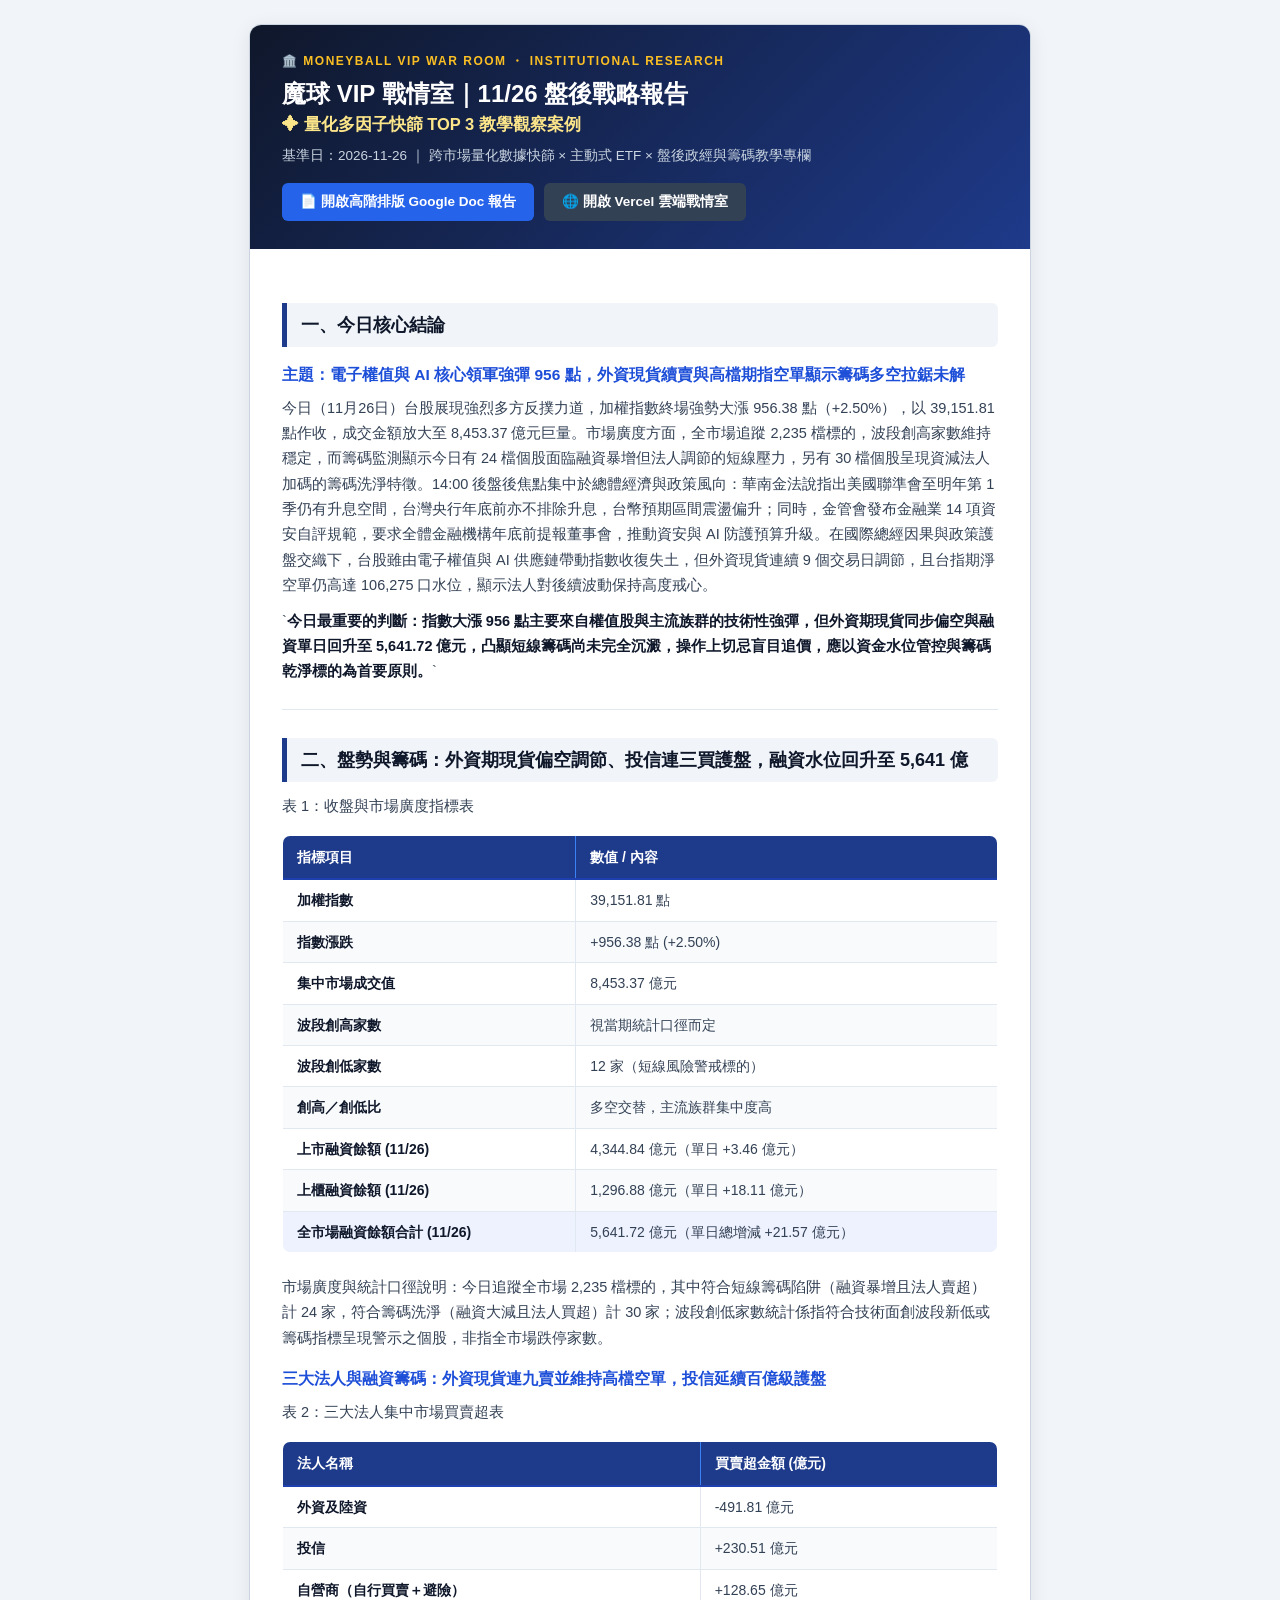
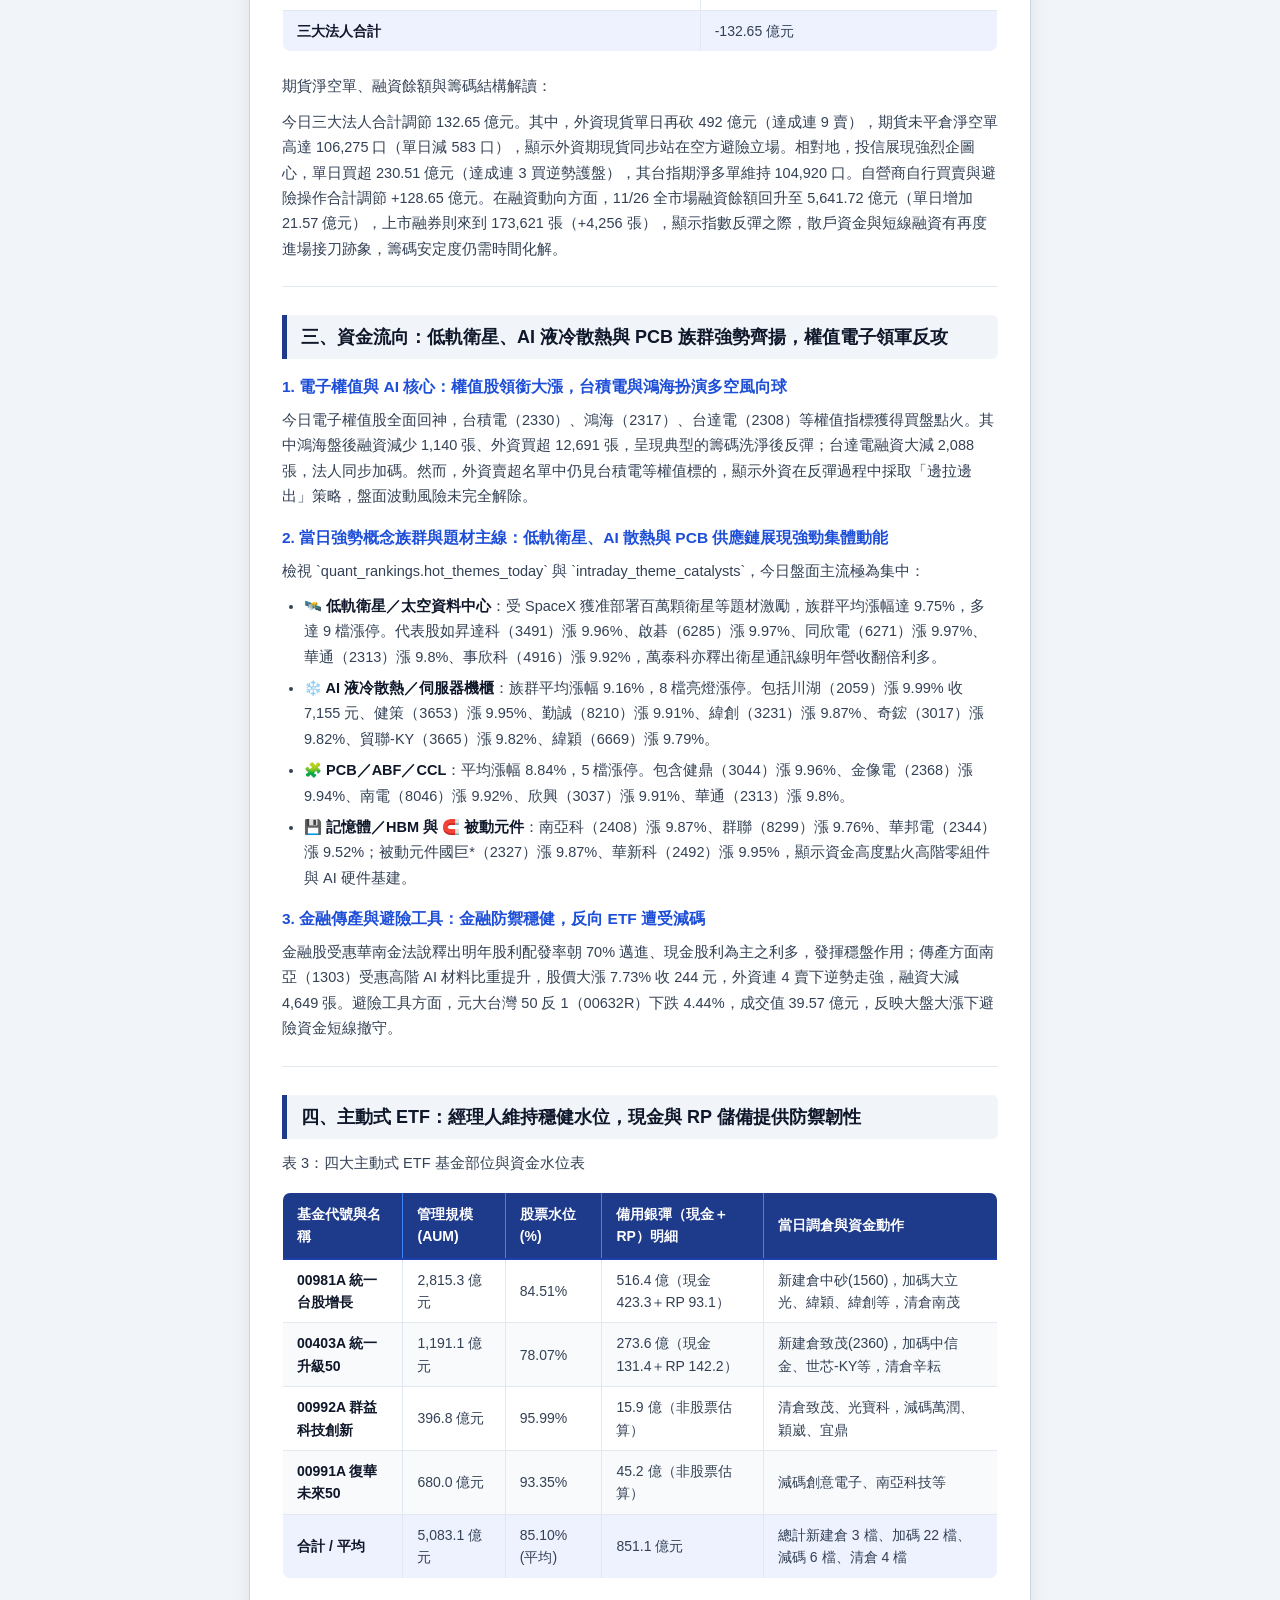
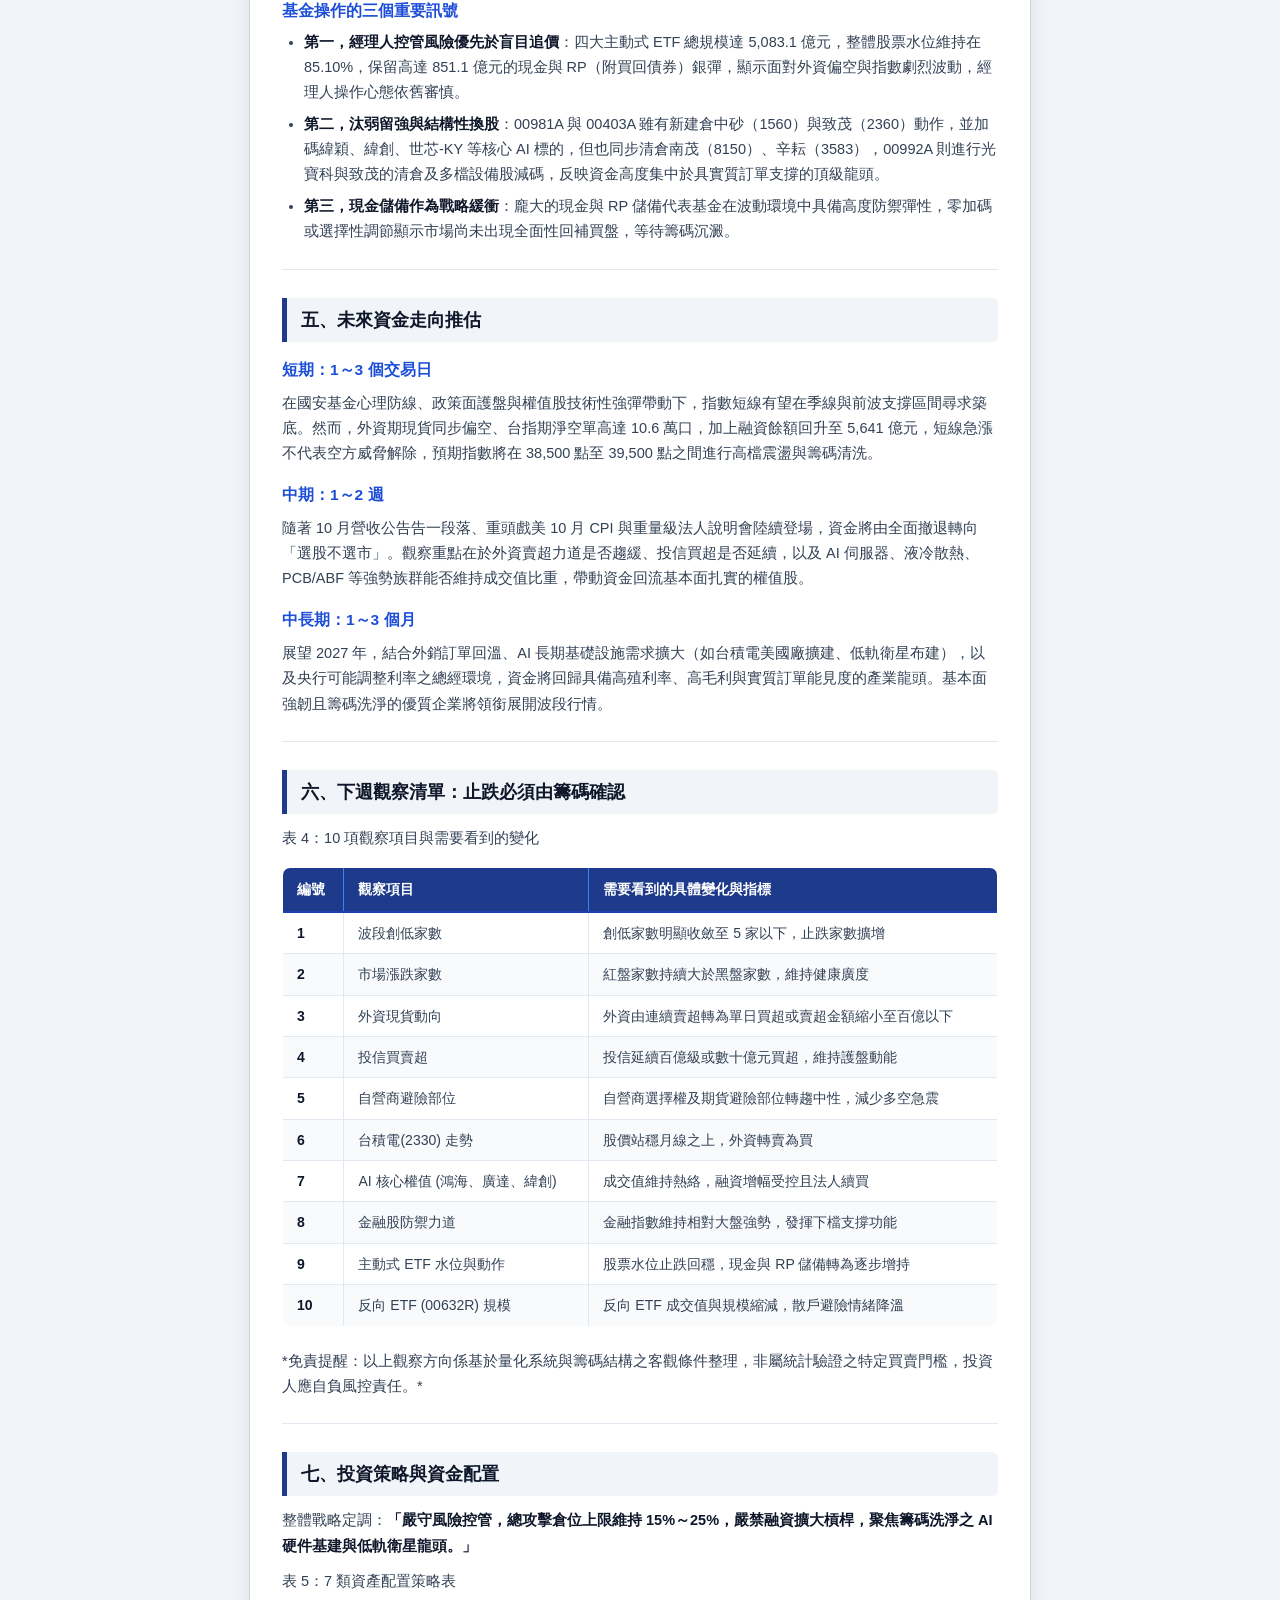
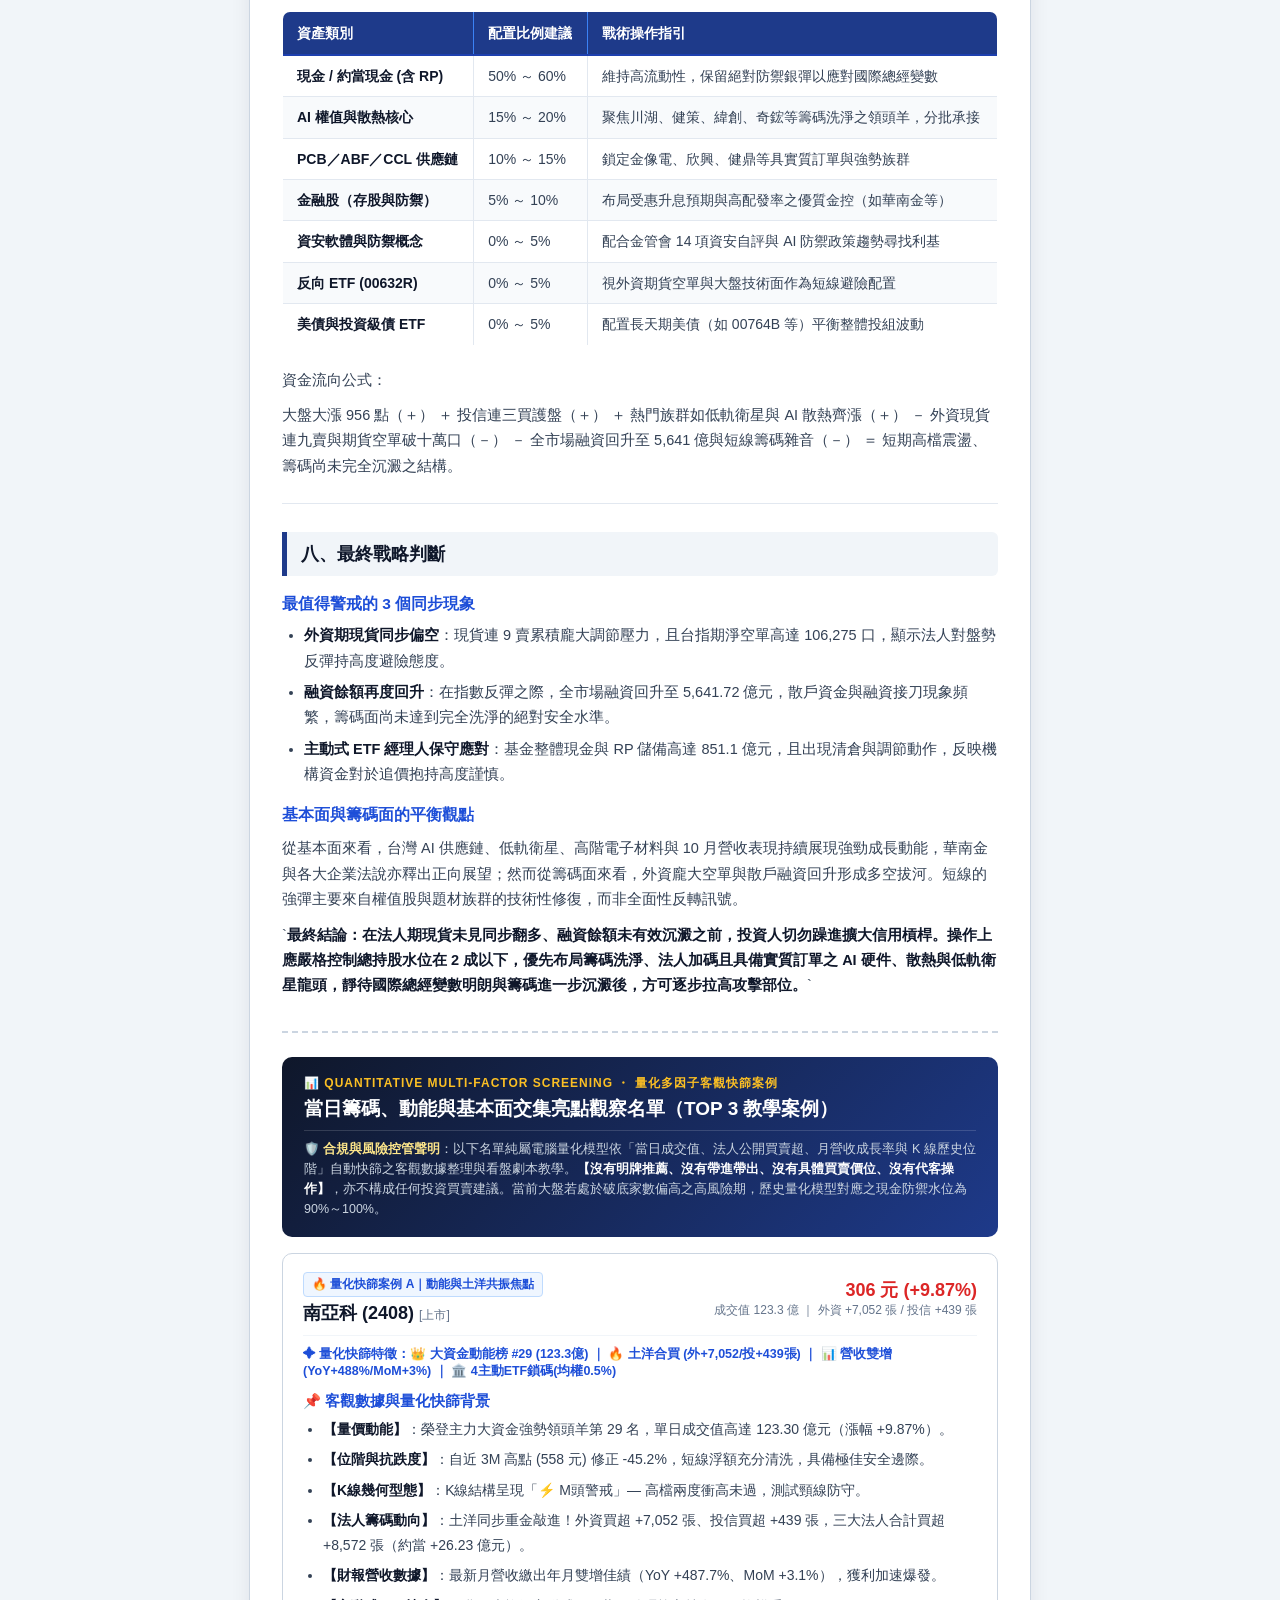
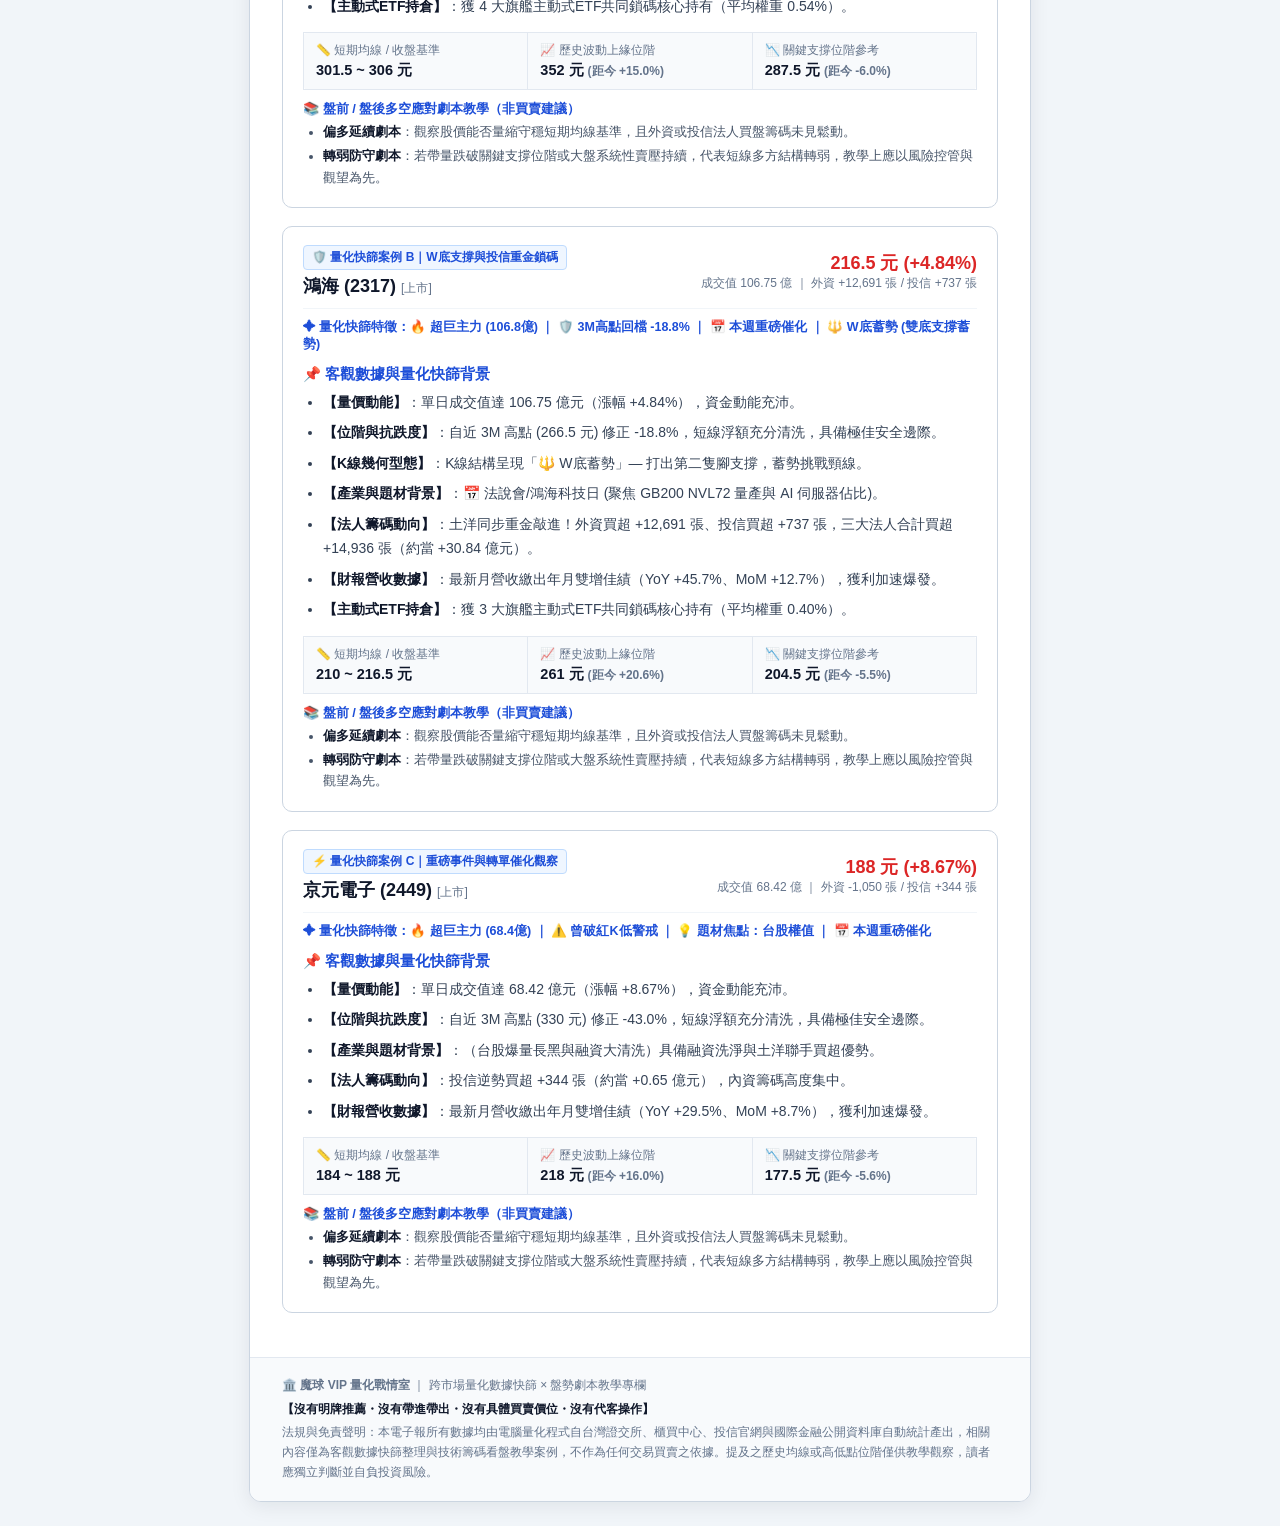
<file: vip_reports/vip_report_2026-11-26.html>
<!DOCTYPE html>
<html lang="zh-TW">
<head>
<meta charset="UTF-8">
<title>魔球 VIP 戰情室｜11/26 盤後戰略報告</title>
</head>
<body style="margin:0;padding:0;background-color:#f1f5f9;font-family:-apple-system,BlinkMacSystemFont,'Segoe UI',Roboto,'Microsoft JhengHei',Arial,sans-serif;">
  <div style="max-width:780px;margin:24px auto;background-color:#ffffff;border-radius:12px;overflow:hidden;box-shadow:0 4px 20px rgba(15,23,42,0.08);border:1px solid #cbd5e1;">
    <!-- 頂部機構級深藍金 Banner -->
    <div style="background:linear-gradient(135deg,#0f172a 0%,#1e3a8a 100%);color:#ffffff;padding:28px 32px;">
      <div style="font-size:12px;font-weight:700;color:#fbbf24;letter-spacing:1.5px;text-transform:uppercase;">🏛️ MONEYBALL VIP WAR ROOM ・ INSTITUTIONAL RESEARCH</div>
      <div style="margin:8px 0 4px 0;font-size:24px;font-weight:800;color:#ffffff;line-height:1.3;">魔球 VIP 戰情室｜11/26 盤後戰略報告</div><div style="margin:0 0 10px 0;font-size:16.5px;font-weight:700;color:#fde68a;line-height:1.4;">✦ 量化多因子快篩 TOP 3 教學觀察案例</div>
      <div style="font-size:13.5px;color:#cbd5e1;line-height:1.5;">基準日：2026-11-26 ｜ 跨市場量化數據快篩 × 主動式 ETF × 盤後政經與籌碼教學專欄</div>
      <div style="margin-top:16px;"><a href="https://stock-daily-brief.vercel.app/vip_reports/vip_report_2026-11-26.html" target="_blank" style="display:inline-block;background-color:#2563eb;color:#ffffff;text-decoration:none;padding:10px 18px;border-radius:6px;font-weight:700;font-size:13.5px;margin-right:10px;">📄 開啟高階排版 Google Doc 報告</a><a href="https://stock-daily-brief.vercel.app/" target="_blank" style="display:inline-block;background-color:#334155;color:#ffffff;text-decoration:none;padding:10px 18px;border-radius:6px;font-weight:700;font-size:13.5px;">🌐 開啟 Vercel 雲端戰情室</a></div>
    </div>

    <!-- 正文區 -->
    <div style="padding:26px 32px;">
      <h2 style="margin:28px 0 12px 0;padding:10px 14px;background-color:#f1f5f9;border-left:5px solid #1e3a8a;color:#0f172a;font-size:18px;font-weight:800;border-radius:0 6px 6px 0;">一、今日核心結論</h2>
<h3 style="margin:18px 0 8px 0;color:#1d4ed8;font-size:15.5px;font-weight:700;">主題：電子權值與 AI 核心領軍強彈 956 點，外資現貨續賣與高檔期指空單顯示籌碼多空拉鋸未解</h3>
<p style="margin:10px 0;color:#334155;font-size:14.5px;line-height:1.75;">今日（11月26日）台股展現強烈多方反撲力道，加權指數終場強勢大漲 956.38 點（+2.50%），以 39,151.81 點作收，成交金額放大至 8,453.37 億元巨量。市場廣度方面，全市場追蹤 2,235 檔標的，波段創高家數維持穩定，而籌碼監測顯示今日有 24 檔個股面臨融資暴增但法人調節的短線壓力，另有 30 檔個股呈現資減法人加碼的籌碼洗淨特徵。14:00 後盤後焦點集中於總體經濟與政策風向：華南金法說指出美國聯準會至明年第 1 季仍有升息空間，台灣央行年底前亦不排除升息，台幣預期區間震盪偏升；同時，金管會發布金融業 14 項資安自評規範，要求全體金融機構年底前提報董事會，推動資安與 AI 防護預算升級。在國際總經因果與政策護盤交織下，台股雖由電子權值與 AI 供應鏈帶動指數收復失土，但外資現貨連續 9 個交易日調節，且台指期淨空單仍高達 106,275 口水位，顯示法人對後續波動保持高度戒心。</p>
<p style="margin:10px 0;color:#334155;font-size:14.5px;line-height:1.75;">`<strong style="color:#0f172a;font-weight:700;">今日最重要的判斷：指數大漲 956 點主要來自權值股與主流族群的技術性強彈，但外資期現貨同步偏空與融資單日回升至 5,641.72 億元，凸顯短線籌碼尚未完全沉澱，操作上切忌盲目追價，應以資金水位管控與籌碼乾淨標的為首要原則。</strong>`</p>
<hr style="border:none;border-top:1px solid #e2e8f0;margin:24px 0;" />
<h2 style="margin:28px 0 12px 0;padding:10px 14px;background-color:#f1f5f9;border-left:5px solid #1e3a8a;color:#0f172a;font-size:18px;font-weight:800;border-radius:0 6px 6px 0;">二、盤勢與籌碼：外資期現貨偏空調節、投信連三買護盤，融資水位回升至 5,641 億</h2>
<p style="margin:10px 0;color:#334155;font-size:14.5px;line-height:1.75;">表 1：收盤與市場廣度指標表</p>
<table style="width:100%;border-collapse:collapse;margin:16px 0 22px 0;font-size:14px;line-height:1.6;border:1px solid #cbd5e1;border-radius:8px;overflow:hidden;"><tr style="background-color:#1e3a8a;color:#ffffff;"><th style="padding:10px 14px;text-align:left;font-weight:700;border-bottom:2px solid #1e40af;border-right:1px solid #3b82f6;color:#ffffff;">指標項目</th><th style="padding:10px 14px;text-align:left;font-weight:700;border-bottom:2px solid #1e40af;border-right:1px solid #3b82f6;color:#ffffff;">數值 / 內容</th></tr><tr style="background-color:#ffffff;"><td style="padding:9px 14px;border-bottom:1px solid #e2e8f0;border-right:1px solid #e2e8f0;font-weight:700;color:#0f172a;">加權指數</td><td style="padding:9px 14px;border-bottom:1px solid #e2e8f0;border-right:1px solid #e2e8f0;color:#334155;">39,151.81 點</td></tr><tr style="background-color:#f8fafc;"><td style="padding:9px 14px;border-bottom:1px solid #e2e8f0;border-right:1px solid #e2e8f0;font-weight:700;color:#0f172a;">指數漲跌</td><td style="padding:9px 14px;border-bottom:1px solid #e2e8f0;border-right:1px solid #e2e8f0;color:#334155;">+956.38 點 (+2.50%)</td></tr><tr style="background-color:#ffffff;"><td style="padding:9px 14px;border-bottom:1px solid #e2e8f0;border-right:1px solid #e2e8f0;font-weight:700;color:#0f172a;">集中市場成交值</td><td style="padding:9px 14px;border-bottom:1px solid #e2e8f0;border-right:1px solid #e2e8f0;color:#334155;">8,453.37 億元</td></tr><tr style="background-color:#f8fafc;"><td style="padding:9px 14px;border-bottom:1px solid #e2e8f0;border-right:1px solid #e2e8f0;font-weight:700;color:#0f172a;">波段創高家數</td><td style="padding:9px 14px;border-bottom:1px solid #e2e8f0;border-right:1px solid #e2e8f0;color:#334155;">視當期統計口徑而定</td></tr><tr style="background-color:#ffffff;"><td style="padding:9px 14px;border-bottom:1px solid #e2e8f0;border-right:1px solid #e2e8f0;font-weight:700;color:#0f172a;">波段創低家數</td><td style="padding:9px 14px;border-bottom:1px solid #e2e8f0;border-right:1px solid #e2e8f0;color:#334155;">12 家（短線風險警戒標的）</td></tr><tr style="background-color:#f8fafc;"><td style="padding:9px 14px;border-bottom:1px solid #e2e8f0;border-right:1px solid #e2e8f0;font-weight:700;color:#0f172a;">創高／創低比</td><td style="padding:9px 14px;border-bottom:1px solid #e2e8f0;border-right:1px solid #e2e8f0;color:#334155;">多空交替，主流族群集中度高</td></tr><tr style="background-color:#ffffff;"><td style="padding:9px 14px;border-bottom:1px solid #e2e8f0;border-right:1px solid #e2e8f0;font-weight:700;color:#0f172a;">上市融資餘額 (11/26)</td><td style="padding:9px 14px;border-bottom:1px solid #e2e8f0;border-right:1px solid #e2e8f0;color:#334155;">4,344.84 億元（單日 +3.46 億元）</td></tr><tr style="background-color:#f8fafc;"><td style="padding:9px 14px;border-bottom:1px solid #e2e8f0;border-right:1px solid #e2e8f0;font-weight:700;color:#0f172a;">上櫃融資餘額 (11/26)</td><td style="padding:9px 14px;border-bottom:1px solid #e2e8f0;border-right:1px solid #e2e8f0;color:#334155;">1,296.88 億元（單日 +18.11 億元）</td></tr><tr style="background-color:#eef2ff;"><td style="padding:9px 14px;border-bottom:1px solid #e2e8f0;border-right:1px solid #e2e8f0;font-weight:700;color:#0f172a;">全市場融資餘額合計 (11/26)</td><td style="padding:9px 14px;border-bottom:1px solid #e2e8f0;border-right:1px solid #e2e8f0;color:#334155;">5,641.72 億元（單日總增減 +21.57 億元）</td></tr></table>
<p style="margin:10px 0;color:#334155;font-size:14.5px;line-height:1.75;">市場廣度與統計口徑說明：今日追蹤全市場 2,235 檔標的，其中符合短線籌碼陷阱（融資暴增且法人賣超）計 24 家，符合籌碼洗淨（融資大減且法人買超）計 30 家；波段創低家數統計係指符合技術面創波段新低或籌碼指標呈現警示之個股，非指全市場跌停家數。</p>
<h3 style="margin:18px 0 8px 0;color:#1d4ed8;font-size:15.5px;font-weight:700;">三大法人與融資籌碼：外資現貨連九賣並維持高檔空單，投信延續百億級護盤</h3>
<p style="margin:10px 0;color:#334155;font-size:14.5px;line-height:1.75;">表 2：三大法人集中市場買賣超表</p>
<table style="width:100%;border-collapse:collapse;margin:16px 0 22px 0;font-size:14px;line-height:1.6;border:1px solid #cbd5e1;border-radius:8px;overflow:hidden;"><tr style="background-color:#1e3a8a;color:#ffffff;"><th style="padding:10px 14px;text-align:left;font-weight:700;border-bottom:2px solid #1e40af;border-right:1px solid #3b82f6;color:#ffffff;">法人名稱</th><th style="padding:10px 14px;text-align:left;font-weight:700;border-bottom:2px solid #1e40af;border-right:1px solid #3b82f6;color:#ffffff;">買賣超金額 (億元)</th></tr><tr style="background-color:#ffffff;"><td style="padding:9px 14px;border-bottom:1px solid #e2e8f0;border-right:1px solid #e2e8f0;font-weight:700;color:#0f172a;">外資及陸資</td><td style="padding:9px 14px;border-bottom:1px solid #e2e8f0;border-right:1px solid #e2e8f0;color:#334155;">-491.81 億元</td></tr><tr style="background-color:#f8fafc;"><td style="padding:9px 14px;border-bottom:1px solid #e2e8f0;border-right:1px solid #e2e8f0;font-weight:700;color:#0f172a;">投信</td><td style="padding:9px 14px;border-bottom:1px solid #e2e8f0;border-right:1px solid #e2e8f0;color:#334155;">+230.51 億元</td></tr><tr style="background-color:#ffffff;"><td style="padding:9px 14px;border-bottom:1px solid #e2e8f0;border-right:1px solid #e2e8f0;font-weight:700;color:#0f172a;">自營商（自行買賣＋避險）</td><td style="padding:9px 14px;border-bottom:1px solid #e2e8f0;border-right:1px solid #e2e8f0;color:#334155;">+128.65 億元</td></tr><tr style="background-color:#eef2ff;"><td style="padding:9px 14px;border-bottom:1px solid #e2e8f0;border-right:1px solid #e2e8f0;font-weight:700;color:#0f172a;">三大法人合計</td><td style="padding:9px 14px;border-bottom:1px solid #e2e8f0;border-right:1px solid #e2e8f0;color:#334155;">-132.65 億元</td></tr></table>
<p style="margin:10px 0;color:#334155;font-size:14.5px;line-height:1.75;">期貨淨空單、融資餘額與籌碼結構解讀：</p>
<p style="margin:10px 0;color:#334155;font-size:14.5px;line-height:1.75;">今日三大法人合計調節 132.65 億元。其中，外資現貨單日再砍 492 億元（達成連 9 賣），期貨未平倉淨空單高達 106,275 口（單日減 583 口），顯示外資期現貨同步站在空方避險立場。相對地，投信展現強烈企圖心，單日買超 230.51 億元（達成連 3 買逆勢護盤），其台指期淨多單維持 104,920 口。自營商自行買賣與避險操作合計調節 +128.65 億元。在融資動向方面，11/26 全市場融資餘額回升至 5,641.72 億元（單日增加 21.57 億元），上市融券則來到 173,621 張（+4,256 張），顯示指數反彈之際，散戶資金與短線融資有再度進場接刀跡象，籌碼安定度仍需時間化解。</p>
<hr style="border:none;border-top:1px solid #e2e8f0;margin:24px 0;" />
<h2 style="margin:28px 0 12px 0;padding:10px 14px;background-color:#f1f5f9;border-left:5px solid #1e3a8a;color:#0f172a;font-size:18px;font-weight:800;border-radius:0 6px 6px 0;">三、資金流向：低軌衛星、AI 液冷散熱與 PCB 族群強勢齊揚，權值電子領軍反攻</h2>
<h3 style="margin:18px 0 8px 0;color:#1d4ed8;font-size:15.5px;font-weight:700;">1. 電子權值與 AI 核心：權值股領銜大漲，台積電與鴻海扮演多空風向球</h3>
<p style="margin:10px 0;color:#334155;font-size:14.5px;line-height:1.75;">今日電子權值股全面回神，台積電（2330）、鴻海（2317）、台達電（2308）等權值指標獲得買盤點火。其中鴻海盤後融資減少 1,140 張、外資買超 12,691 張，呈現典型的籌碼洗淨後反彈；台達電融資大減 2,088 張，法人同步加碼。然而，外資賣超名單中仍見台積電等權值標的，顯示外資在反彈過程中採取「邊拉邊出」策略，盤面波動風險未完全解除。</p>
<h3 style="margin:18px 0 8px 0;color:#1d4ed8;font-size:15.5px;font-weight:700;">2. 當日強勢概念族群與題材主線：低軌衛星、AI 散熱與 PCB 供應鏈展現強勁集體動能</h3>
<p style="margin:10px 0;color:#334155;font-size:14.5px;line-height:1.75;">檢視 `quant_rankings.hot_themes_today` 與 `intraday_theme_catalysts`，今日盤面主流極為集中：</p>
<ul style="margin:8px 0 16px 0;padding-left:22px;color:#334155;font-size:14.5px;line-height:1.75;">
<li style="margin-bottom:6px;"><strong style="color:#0f172a;font-weight:700;">🛰️ 低軌衛星／太空資料中心</strong>：受 SpaceX 獲准部署百萬顆衛星等題材激勵，族群平均漲幅達 9.75%，多達 9 檔漲停。代表股如昇達科（3491）漲 9.96%、啟碁（6285）漲 9.97%、同欣電（6271）漲 9.97%、華通（2313）漲 9.8%、事欣科（4916）漲 9.92%，萬泰科亦釋出衛星通訊線明年營收翻倍利多。</li>
<li style="margin-bottom:6px;"><strong style="color:#0f172a;font-weight:700;">❄️ AI 液冷散熱／伺服器機櫃</strong>：族群平均漲幅 9.16%，8 檔亮燈漲停。包括川湖（2059）漲 9.99% 收 7,155 元、健策（3653）漲 9.95%、勤誠（8210）漲 9.91%、緯創（3231）漲 9.87%、奇鋐（3017）漲 9.82%、貿聯-KY（3665）漲 9.82%、緯穎（6669）漲 9.79%。</li>
<li style="margin-bottom:6px;"><strong style="color:#0f172a;font-weight:700;">🧩 PCB／ABF／CCL</strong>：平均漲幅 8.84%，5 檔漲停。包含健鼎（3044）漲 9.96%、金像電（2368）漲 9.94%、南電（8046）漲 9.92%、欣興（3037）漲 9.91%、華通（2313）漲 9.8%。</li>
<li style="margin-bottom:6px;"><strong style="color:#0f172a;font-weight:700;">💾 記憶體／HBM 與 🧲 被動元件</strong>：南亞科（2408）漲 9.87%、群聯（8299）漲 9.76%、華邦電（2344）漲 9.52%；被動元件國巨*（2327）漲 9.87%、華新科（2492）漲 9.95%，顯示資金高度點火高階零組件與 AI 硬件基建。</li>
</ul>
<h3 style="margin:18px 0 8px 0;color:#1d4ed8;font-size:15.5px;font-weight:700;">3. 金融傳產與避險工具：金融防禦穩健，反向 ETF 遭受減碼</h3>
<p style="margin:10px 0;color:#334155;font-size:14.5px;line-height:1.75;">金融股受惠華南金法說釋出明年股利配發率朝 70% 邁進、現金股利為主之利多，發揮穩盤作用；傳產方面南亞（1303）受惠高階 AI 材料比重提升，股價大漲 7.73% 收 244 元，外資連 4 賣下逆勢走強，融資大減 4,649 張。避險工具方面，元大台灣 50 反 1（00632R）下跌 4.44%，成交值 39.57 億元，反映大盤大漲下避險資金短線撤守。</p>
<hr style="border:none;border-top:1px solid #e2e8f0;margin:24px 0;" />
<h2 style="margin:28px 0 12px 0;padding:10px 14px;background-color:#f1f5f9;border-left:5px solid #1e3a8a;color:#0f172a;font-size:18px;font-weight:800;border-radius:0 6px 6px 0;">四、主動式 ETF：經理人維持穩健水位，現金與 RP 儲備提供防禦韌性</h2>
<p style="margin:10px 0;color:#334155;font-size:14.5px;line-height:1.75;">表 3：四大主動式 ETF 基金部位與資金水位表</p>
<table style="width:100%;border-collapse:collapse;margin:16px 0 22px 0;font-size:14px;line-height:1.6;border:1px solid #cbd5e1;border-radius:8px;overflow:hidden;"><tr style="background-color:#1e3a8a;color:#ffffff;"><th style="padding:10px 14px;text-align:left;font-weight:700;border-bottom:2px solid #1e40af;border-right:1px solid #3b82f6;color:#ffffff;">基金代號與名稱</th><th style="padding:10px 14px;text-align:left;font-weight:700;border-bottom:2px solid #1e40af;border-right:1px solid #3b82f6;color:#ffffff;">管理規模 (AUM)</th><th style="padding:10px 14px;text-align:left;font-weight:700;border-bottom:2px solid #1e40af;border-right:1px solid #3b82f6;color:#ffffff;">股票水位 (%)</th><th style="padding:10px 14px;text-align:left;font-weight:700;border-bottom:2px solid #1e40af;border-right:1px solid #3b82f6;color:#ffffff;">備用銀彈（現金＋RP）明細</th><th style="padding:10px 14px;text-align:left;font-weight:700;border-bottom:2px solid #1e40af;border-right:1px solid #3b82f6;color:#ffffff;">當日調倉與資金動作</th></tr><tr style="background-color:#ffffff;"><td style="padding:9px 14px;border-bottom:1px solid #e2e8f0;border-right:1px solid #e2e8f0;font-weight:700;color:#0f172a;">00981A 統一台股增長</td><td style="padding:9px 14px;border-bottom:1px solid #e2e8f0;border-right:1px solid #e2e8f0;color:#334155;">2,815.3 億元</td><td style="padding:9px 14px;border-bottom:1px solid #e2e8f0;border-right:1px solid #e2e8f0;color:#334155;">84.51%</td><td style="padding:9px 14px;border-bottom:1px solid #e2e8f0;border-right:1px solid #e2e8f0;color:#334155;">516.4 億（現金 423.3＋RP 93.1）</td><td style="padding:9px 14px;border-bottom:1px solid #e2e8f0;border-right:1px solid #e2e8f0;color:#334155;">新建倉中砂(1560)，加碼大立光、緯穎、緯創等，清倉南茂</td></tr><tr style="background-color:#f8fafc;"><td style="padding:9px 14px;border-bottom:1px solid #e2e8f0;border-right:1px solid #e2e8f0;font-weight:700;color:#0f172a;">00403A 統一升級50</td><td style="padding:9px 14px;border-bottom:1px solid #e2e8f0;border-right:1px solid #e2e8f0;color:#334155;">1,191.1 億元</td><td style="padding:9px 14px;border-bottom:1px solid #e2e8f0;border-right:1px solid #e2e8f0;color:#334155;">78.07%</td><td style="padding:9px 14px;border-bottom:1px solid #e2e8f0;border-right:1px solid #e2e8f0;color:#334155;">273.6 億（現金 131.4＋RP 142.2）</td><td style="padding:9px 14px;border-bottom:1px solid #e2e8f0;border-right:1px solid #e2e8f0;color:#334155;">新建倉致茂(2360)，加碼中信金、世芯-KY等，清倉辛耘</td></tr><tr style="background-color:#ffffff;"><td style="padding:9px 14px;border-bottom:1px solid #e2e8f0;border-right:1px solid #e2e8f0;font-weight:700;color:#0f172a;">00992A 群益科技創新</td><td style="padding:9px 14px;border-bottom:1px solid #e2e8f0;border-right:1px solid #e2e8f0;color:#334155;">396.8 億元</td><td style="padding:9px 14px;border-bottom:1px solid #e2e8f0;border-right:1px solid #e2e8f0;color:#334155;">95.99%</td><td style="padding:9px 14px;border-bottom:1px solid #e2e8f0;border-right:1px solid #e2e8f0;color:#334155;">15.9 億（非股票估算）</td><td style="padding:9px 14px;border-bottom:1px solid #e2e8f0;border-right:1px solid #e2e8f0;color:#334155;">清倉致茂、光寶科，減碼萬潤、穎崴、宜鼎</td></tr><tr style="background-color:#f8fafc;"><td style="padding:9px 14px;border-bottom:1px solid #e2e8f0;border-right:1px solid #e2e8f0;font-weight:700;color:#0f172a;">00991A 復華未來50</td><td style="padding:9px 14px;border-bottom:1px solid #e2e8f0;border-right:1px solid #e2e8f0;color:#334155;">680.0 億元</td><td style="padding:9px 14px;border-bottom:1px solid #e2e8f0;border-right:1px solid #e2e8f0;color:#334155;">93.35%</td><td style="padding:9px 14px;border-bottom:1px solid #e2e8f0;border-right:1px solid #e2e8f0;color:#334155;">45.2 億（非股票估算）</td><td style="padding:9px 14px;border-bottom:1px solid #e2e8f0;border-right:1px solid #e2e8f0;color:#334155;">減碼創意電子、南亞科技等</td></tr><tr style="background-color:#eef2ff;"><td style="padding:9px 14px;border-bottom:1px solid #e2e8f0;border-right:1px solid #e2e8f0;font-weight:700;color:#0f172a;">合計 / 平均</td><td style="padding:9px 14px;border-bottom:1px solid #e2e8f0;border-right:1px solid #e2e8f0;color:#334155;">5,083.1 億元</td><td style="padding:9px 14px;border-bottom:1px solid #e2e8f0;border-right:1px solid #e2e8f0;color:#334155;">85.10% (平均)</td><td style="padding:9px 14px;border-bottom:1px solid #e2e8f0;border-right:1px solid #e2e8f0;color:#334155;">851.1 億元</td><td style="padding:9px 14px;border-bottom:1px solid #e2e8f0;border-right:1px solid #e2e8f0;color:#334155;">總計新建倉 3 檔、加碼 22 檔、減碼 6 檔、清倉 4 檔</td></tr></table>
<h3 style="margin:18px 0 8px 0;color:#1d4ed8;font-size:15.5px;font-weight:700;">基金操作的三個重要訊號</h3>
<ul style="margin:8px 0 16px 0;padding-left:22px;color:#334155;font-size:14.5px;line-height:1.75;">
<li style="margin-bottom:6px;"><strong style="color:#0f172a;font-weight:700;">第一，經理人控管風險優先於盲目追價</strong>：四大主動式 ETF 總規模達 5,083.1 億元，整體股票水位維持在 85.10%，保留高達 851.1 億元的現金與 RP（附買回債券）銀彈，顯示面對外資偏空與指數劇烈波動，經理人操作心態依舊審慎。</li>
<li style="margin-bottom:6px;"><strong style="color:#0f172a;font-weight:700;">第二，汰弱留強與結構性換股</strong>：00981A 與 00403A 雖有新建倉中砂（1560）與致茂（2360）動作，並加碼緯穎、緯創、世芯-KY 等核心 AI 標的，但也同步清倉南茂（8150）、辛耘（3583），00992A 則進行光寶科與致茂的清倉及多檔設備股減碼，反映資金高度集中於具實質訂單支撐的頂級龍頭。</li>
<li style="margin-bottom:6px;"><strong style="color:#0f172a;font-weight:700;">第三，現金儲備作為戰略緩衝</strong>：龐大的現金與 RP 儲備代表基金在波動環境中具備高度防禦彈性，零加碼或選擇性調節顯示市場尚未出現全面性回補買盤，等待籌碼沉澱。</li>
</ul>
<hr style="border:none;border-top:1px solid #e2e8f0;margin:24px 0;" />
<h2 style="margin:28px 0 12px 0;padding:10px 14px;background-color:#f1f5f9;border-left:5px solid #1e3a8a;color:#0f172a;font-size:18px;font-weight:800;border-radius:0 6px 6px 0;">五、未來資金走向推估</h2>
<h3 style="margin:18px 0 8px 0;color:#1d4ed8;font-size:15.5px;font-weight:700;">短期：1～3 個交易日</h3>
<p style="margin:10px 0;color:#334155;font-size:14.5px;line-height:1.75;">在國安基金心理防線、政策面護盤與權值股技術性強彈帶動下，指數短線有望在季線與前波支撐區間尋求築底。然而，外資期現貨同步偏空、台指期淨空單高達 10.6 萬口，加上融資餘額回升至 5,641 億元，短線急漲不代表空方威脅解除，預期指數將在 38,500 點至 39,500 點之間進行高檔震盪與籌碼清洗。</p>
<h3 style="margin:18px 0 8px 0;color:#1d4ed8;font-size:15.5px;font-weight:700;">中期：1～2 週</h3>
<p style="margin:10px 0;color:#334155;font-size:14.5px;line-height:1.75;">隨著 10 月營收公告告一段落、重頭戲美 10 月 CPI 與重量級法人說明會陸續登場，資金將由全面撤退轉向「選股不選市」。觀察重點在於外資賣超力道是否趨緩、投信買超是否延續，以及 AI 伺服器、液冷散熱、PCB/ABF 等強勢族群能否維持成交值比重，帶動資金回流基本面扎實的權值股。</p>
<h3 style="margin:18px 0 8px 0;color:#1d4ed8;font-size:15.5px;font-weight:700;">中長期：1～3 個月</h3>
<p style="margin:10px 0;color:#334155;font-size:14.5px;line-height:1.75;">展望 2027 年，結合外銷訂單回溫、AI 長期基礎設施需求擴大（如台積電美國廠擴建、低軌衛星布建），以及央行可能調整利率之總經環境，資金將回歸具備高殖利率、高毛利與實質訂單能見度的產業龍頭。基本面強韌且籌碼洗淨的優質企業將領銜展開波段行情。</p>
<hr style="border:none;border-top:1px solid #e2e8f0;margin:24px 0;" />
<h2 style="margin:28px 0 12px 0;padding:10px 14px;background-color:#f1f5f9;border-left:5px solid #1e3a8a;color:#0f172a;font-size:18px;font-weight:800;border-radius:0 6px 6px 0;">六、下週觀察清單：止跌必須由籌碼確認</h2>
<p style="margin:10px 0;color:#334155;font-size:14.5px;line-height:1.75;">表 4：10 項觀察項目與需要看到的變化</p>
<table style="width:100%;border-collapse:collapse;margin:16px 0 22px 0;font-size:14px;line-height:1.6;border:1px solid #cbd5e1;border-radius:8px;overflow:hidden;"><tr style="background-color:#1e3a8a;color:#ffffff;"><th style="padding:10px 14px;text-align:left;font-weight:700;border-bottom:2px solid #1e40af;border-right:1px solid #3b82f6;color:#ffffff;">編號</th><th style="padding:10px 14px;text-align:left;font-weight:700;border-bottom:2px solid #1e40af;border-right:1px solid #3b82f6;color:#ffffff;">觀察項目</th><th style="padding:10px 14px;text-align:left;font-weight:700;border-bottom:2px solid #1e40af;border-right:1px solid #3b82f6;color:#ffffff;">需要看到的具體變化與指標</th></tr><tr style="background-color:#ffffff;"><td style="padding:9px 14px;border-bottom:1px solid #e2e8f0;border-right:1px solid #e2e8f0;font-weight:700;color:#0f172a;">1</td><td style="padding:9px 14px;border-bottom:1px solid #e2e8f0;border-right:1px solid #e2e8f0;color:#334155;">波段創低家數</td><td style="padding:9px 14px;border-bottom:1px solid #e2e8f0;border-right:1px solid #e2e8f0;color:#334155;">創低家數明顯收斂至 5 家以下，止跌家數擴增</td></tr><tr style="background-color:#f8fafc;"><td style="padding:9px 14px;border-bottom:1px solid #e2e8f0;border-right:1px solid #e2e8f0;font-weight:700;color:#0f172a;">2</td><td style="padding:9px 14px;border-bottom:1px solid #e2e8f0;border-right:1px solid #e2e8f0;color:#334155;">市場漲跌家數</td><td style="padding:9px 14px;border-bottom:1px solid #e2e8f0;border-right:1px solid #e2e8f0;color:#334155;">紅盤家數持續大於黑盤家數，維持健康廣度</td></tr><tr style="background-color:#ffffff;"><td style="padding:9px 14px;border-bottom:1px solid #e2e8f0;border-right:1px solid #e2e8f0;font-weight:700;color:#0f172a;">3</td><td style="padding:9px 14px;border-bottom:1px solid #e2e8f0;border-right:1px solid #e2e8f0;color:#334155;">外資現貨動向</td><td style="padding:9px 14px;border-bottom:1px solid #e2e8f0;border-right:1px solid #e2e8f0;color:#334155;">外資由連續賣超轉為單日買超或賣超金額縮小至百億以下</td></tr><tr style="background-color:#f8fafc;"><td style="padding:9px 14px;border-bottom:1px solid #e2e8f0;border-right:1px solid #e2e8f0;font-weight:700;color:#0f172a;">4</td><td style="padding:9px 14px;border-bottom:1px solid #e2e8f0;border-right:1px solid #e2e8f0;color:#334155;">投信買賣超</td><td style="padding:9px 14px;border-bottom:1px solid #e2e8f0;border-right:1px solid #e2e8f0;color:#334155;">投信延續百億級或數十億元買超，維持護盤動能</td></tr><tr style="background-color:#ffffff;"><td style="padding:9px 14px;border-bottom:1px solid #e2e8f0;border-right:1px solid #e2e8f0;font-weight:700;color:#0f172a;">5</td><td style="padding:9px 14px;border-bottom:1px solid #e2e8f0;border-right:1px solid #e2e8f0;color:#334155;">自營商避險部位</td><td style="padding:9px 14px;border-bottom:1px solid #e2e8f0;border-right:1px solid #e2e8f0;color:#334155;">自營商選擇權及期貨避險部位轉趨中性，減少多空急震</td></tr><tr style="background-color:#f8fafc;"><td style="padding:9px 14px;border-bottom:1px solid #e2e8f0;border-right:1px solid #e2e8f0;font-weight:700;color:#0f172a;">6</td><td style="padding:9px 14px;border-bottom:1px solid #e2e8f0;border-right:1px solid #e2e8f0;color:#334155;">台積電(2330) 走勢</td><td style="padding:9px 14px;border-bottom:1px solid #e2e8f0;border-right:1px solid #e2e8f0;color:#334155;">股價站穩月線之上，外資轉賣為買</td></tr><tr style="background-color:#ffffff;"><td style="padding:9px 14px;border-bottom:1px solid #e2e8f0;border-right:1px solid #e2e8f0;font-weight:700;color:#0f172a;">7</td><td style="padding:9px 14px;border-bottom:1px solid #e2e8f0;border-right:1px solid #e2e8f0;color:#334155;">AI 核心權值 (鴻海、廣達、緯創)</td><td style="padding:9px 14px;border-bottom:1px solid #e2e8f0;border-right:1px solid #e2e8f0;color:#334155;">成交值維持熱絡，融資增幅受控且法人續買</td></tr><tr style="background-color:#f8fafc;"><td style="padding:9px 14px;border-bottom:1px solid #e2e8f0;border-right:1px solid #e2e8f0;font-weight:700;color:#0f172a;">8</td><td style="padding:9px 14px;border-bottom:1px solid #e2e8f0;border-right:1px solid #e2e8f0;color:#334155;">金融股防禦力道</td><td style="padding:9px 14px;border-bottom:1px solid #e2e8f0;border-right:1px solid #e2e8f0;color:#334155;">金融指數維持相對大盤強勢，發揮下檔支撐功能</td></tr><tr style="background-color:#ffffff;"><td style="padding:9px 14px;border-bottom:1px solid #e2e8f0;border-right:1px solid #e2e8f0;font-weight:700;color:#0f172a;">9</td><td style="padding:9px 14px;border-bottom:1px solid #e2e8f0;border-right:1px solid #e2e8f0;color:#334155;">主動式 ETF 水位與動作</td><td style="padding:9px 14px;border-bottom:1px solid #e2e8f0;border-right:1px solid #e2e8f0;color:#334155;">股票水位止跌回穩，現金與 RP 儲備轉為逐步增持</td></tr><tr style="background-color:#f8fafc;"><td style="padding:9px 14px;border-bottom:1px solid #e2e8f0;border-right:1px solid #e2e8f0;font-weight:700;color:#0f172a;">10</td><td style="padding:9px 14px;border-bottom:1px solid #e2e8f0;border-right:1px solid #e2e8f0;color:#334155;">反向 ETF (00632R) 規模</td><td style="padding:9px 14px;border-bottom:1px solid #e2e8f0;border-right:1px solid #e2e8f0;color:#334155;">反向 ETF 成交值與規模縮減，散戶避險情緒降溫</td></tr></table>
<p style="margin:10px 0;color:#334155;font-size:14.5px;line-height:1.75;">*免責提醒：以上觀察方向係基於量化系統與籌碼結構之客觀條件整理，非屬統計驗證之特定買賣門檻，投資人應自負風控責任。*</p>
<hr style="border:none;border-top:1px solid #e2e8f0;margin:24px 0;" />
<h2 style="margin:28px 0 12px 0;padding:10px 14px;background-color:#f1f5f9;border-left:5px solid #1e3a8a;color:#0f172a;font-size:18px;font-weight:800;border-radius:0 6px 6px 0;">七、投資策略與資金配置</h2>
<p style="margin:10px 0;color:#334155;font-size:14.5px;line-height:1.75;">整體戰略定調：<strong style="color:#0f172a;font-weight:700;">「嚴守風險控管，總攻擊倉位上限維持 15%～25%，嚴禁融資擴大槓桿，聚焦籌碼洗淨之 AI 硬件基建與低軌衛星龍頭。」</strong></p>
<p style="margin:10px 0;color:#334155;font-size:14.5px;line-height:1.75;">表 5：7 類資產配置策略表</p>
<table style="width:100%;border-collapse:collapse;margin:16px 0 22px 0;font-size:14px;line-height:1.6;border:1px solid #cbd5e1;border-radius:8px;overflow:hidden;"><tr style="background-color:#1e3a8a;color:#ffffff;"><th style="padding:10px 14px;text-align:left;font-weight:700;border-bottom:2px solid #1e40af;border-right:1px solid #3b82f6;color:#ffffff;">資產類別</th><th style="padding:10px 14px;text-align:left;font-weight:700;border-bottom:2px solid #1e40af;border-right:1px solid #3b82f6;color:#ffffff;">配置比例建議</th><th style="padding:10px 14px;text-align:left;font-weight:700;border-bottom:2px solid #1e40af;border-right:1px solid #3b82f6;color:#ffffff;">戰術操作指引</th></tr><tr style="background-color:#ffffff;"><td style="padding:9px 14px;border-bottom:1px solid #e2e8f0;border-right:1px solid #e2e8f0;font-weight:700;color:#0f172a;">現金 / 約當現金 (含 RP)</td><td style="padding:9px 14px;border-bottom:1px solid #e2e8f0;border-right:1px solid #e2e8f0;color:#334155;">50% ～ 60%</td><td style="padding:9px 14px;border-bottom:1px solid #e2e8f0;border-right:1px solid #e2e8f0;color:#334155;">維持高流動性，保留絕對防禦銀彈以應對國際總經變數</td></tr><tr style="background-color:#f8fafc;"><td style="padding:9px 14px;border-bottom:1px solid #e2e8f0;border-right:1px solid #e2e8f0;font-weight:700;color:#0f172a;">AI 權值與散熱核心</td><td style="padding:9px 14px;border-bottom:1px solid #e2e8f0;border-right:1px solid #e2e8f0;color:#334155;">15% ～ 20%</td><td style="padding:9px 14px;border-bottom:1px solid #e2e8f0;border-right:1px solid #e2e8f0;color:#334155;">聚焦川湖、健策、緯創、奇鋐等籌碼洗淨之領頭羊，分批承接</td></tr><tr style="background-color:#ffffff;"><td style="padding:9px 14px;border-bottom:1px solid #e2e8f0;border-right:1px solid #e2e8f0;font-weight:700;color:#0f172a;">PCB／ABF／CCL 供應鏈</td><td style="padding:9px 14px;border-bottom:1px solid #e2e8f0;border-right:1px solid #e2e8f0;color:#334155;">10% ～ 15%</td><td style="padding:9px 14px;border-bottom:1px solid #e2e8f0;border-right:1px solid #e2e8f0;color:#334155;">鎖定金像電、欣興、健鼎等具實質訂單與強勢族群</td></tr><tr style="background-color:#f8fafc;"><td style="padding:9px 14px;border-bottom:1px solid #e2e8f0;border-right:1px solid #e2e8f0;font-weight:700;color:#0f172a;">金融股（存股與防禦）</td><td style="padding:9px 14px;border-bottom:1px solid #e2e8f0;border-right:1px solid #e2e8f0;color:#334155;">5% ～ 10%</td><td style="padding:9px 14px;border-bottom:1px solid #e2e8f0;border-right:1px solid #e2e8f0;color:#334155;">布局受惠升息預期與高配發率之優質金控（如華南金等）</td></tr><tr style="background-color:#ffffff;"><td style="padding:9px 14px;border-bottom:1px solid #e2e8f0;border-right:1px solid #e2e8f0;font-weight:700;color:#0f172a;">資安軟體與防禦概念</td><td style="padding:9px 14px;border-bottom:1px solid #e2e8f0;border-right:1px solid #e2e8f0;color:#334155;">0% ～ 5%</td><td style="padding:9px 14px;border-bottom:1px solid #e2e8f0;border-right:1px solid #e2e8f0;color:#334155;">配合金管會 14 項資安自評與 AI 防禦政策趨勢尋找利基</td></tr><tr style="background-color:#f8fafc;"><td style="padding:9px 14px;border-bottom:1px solid #e2e8f0;border-right:1px solid #e2e8f0;font-weight:700;color:#0f172a;">反向 ETF (00632R)</td><td style="padding:9px 14px;border-bottom:1px solid #e2e8f0;border-right:1px solid #e2e8f0;color:#334155;">0% ～ 5%</td><td style="padding:9px 14px;border-bottom:1px solid #e2e8f0;border-right:1px solid #e2e8f0;color:#334155;">視外資期貨空單與大盤技術面作為短線避險配置</td></tr><tr style="background-color:#ffffff;"><td style="padding:9px 14px;border-bottom:1px solid #e2e8f0;border-right:1px solid #e2e8f0;font-weight:700;color:#0f172a;">美債與投資級債 ETF</td><td style="padding:9px 14px;border-bottom:1px solid #e2e8f0;border-right:1px solid #e2e8f0;color:#334155;">0% ～ 5%</td><td style="padding:9px 14px;border-bottom:1px solid #e2e8f0;border-right:1px solid #e2e8f0;color:#334155;">配置長天期美債（如 00764B 等）平衡整體投組波動</td></tr></table>
<p style="margin:10px 0;color:#334155;font-size:14.5px;line-height:1.75;">資金流向公式：</p>
<p style="margin:10px 0;color:#334155;font-size:14.5px;line-height:1.75;">大盤大漲 956 點（＋） ＋ 投信連三買護盤（＋） ＋ 熱門族群如低軌衛星與 AI 散熱齊漲（＋） － 外資現貨連九賣與期貨空單破十萬口（－） － 全市場融資回升至 5,641 億與短線籌碼雜音（－） ＝ 短期高檔震盪、籌碼尚未完全沉澱之結構。</p>
<hr style="border:none;border-top:1px solid #e2e8f0;margin:24px 0;" />
<h2 style="margin:28px 0 12px 0;padding:10px 14px;background-color:#f1f5f9;border-left:5px solid #1e3a8a;color:#0f172a;font-size:18px;font-weight:800;border-radius:0 6px 6px 0;">八、最終戰略判斷</h2>
<h3 style="margin:18px 0 8px 0;color:#1d4ed8;font-size:15.5px;font-weight:700;">最值得警戒的 3 個同步現象</h3>
<ul style="margin:8px 0 16px 0;padding-left:22px;color:#334155;font-size:14.5px;line-height:1.75;">
<li style="margin-bottom:6px;"><strong style="color:#0f172a;font-weight:700;">外資期現貨同步偏空</strong>：現貨連 9 賣累積龐大調節壓力，且台指期淨空單高達 106,275 口，顯示法人對盤勢反彈持高度避險態度。</li>
<li style="margin-bottom:6px;"><strong style="color:#0f172a;font-weight:700;">融資餘額再度回升</strong>：在指數反彈之際，全市場融資回升至 5,641.72 億元，散戶資金與融資接刀現象頻繁，籌碼面尚未達到完全洗淨的絕對安全水準。</li>
<li style="margin-bottom:6px;"><strong style="color:#0f172a;font-weight:700;">主動式 ETF 經理人保守應對</strong>：基金整體現金與 RP 儲備高達 851.1 億元，且出現清倉與調節動作，反映機構資金對於追價抱持高度謹慎。</li>
</ul>
<h3 style="margin:18px 0 8px 0;color:#1d4ed8;font-size:15.5px;font-weight:700;">基本面與籌碼面的平衡觀點</h3>
<p style="margin:10px 0;color:#334155;font-size:14.5px;line-height:1.75;">從基本面來看，台灣 AI 供應鏈、低軌衛星、高階電子材料與 10 月營收表現持續展現強勁成長動能，華南金與各大企業法說亦釋出正向展望；然而從籌碼面來看，外資龐大空單與散戶融資回升形成多空拔河。短線的強彈主要來自權值股與題材族群的技術性修復，而非全面性反轉訊號。</p>
<p style="margin:10px 0;color:#334155;font-size:14.5px;line-height:1.75;">`<strong style="color:#0f172a;font-weight:700;">最終結論：在法人期現貨未見同步翻多、融資餘額未有效沉澱之前，投資人切勿躁進擴大信用槓桿。操作上應嚴格控制總持股水位在 2 成以下，優先布局籌碼洗淨、法人加碼且具備實質訂單之 AI 硬件、散熱與低軌衛星龍頭，靜待國際總經變數明朗與籌碼進一步沉澱後，方可逐步拉高攻擊部位。</strong>`</p>
      
            <div style="margin-top:32px;padding-top:24px;border-top:2px dashed #cbd5e1;">
              <div style="background:linear-gradient(135deg,#0f172a,#1e3a8a);color:#ffffff;padding:18px 22px;border-radius:10px;margin-bottom:16px;">
                <div style="font-size:12px;color:#fbbf24;font-weight:700;letter-spacing:1px;">📊 QUANTITATIVE MULTI-FACTOR SCREENING ・ 量化多因子客觀快篩案例</div>
                <div style="font-size:19px;font-weight:800;margin-top:4px;">當日籌碼、動能與基本面交集亮點觀察名單（TOP 3 教學案例）</div>
                <div style="font-size:12.5px;color:#cbd5e1;margin-top:8px;padding-top:8px;border-top:1px solid rgba(255,255,255,0.15);line-height:1.6;">
                  🛡️ <strong style="color:#fde68a;">合規與風險控管聲明</strong>：以下名單純屬電腦量化模型依「當日成交值、法人公開買賣超、月營收成長率與 K 線歷史位階」自動快篩之客觀數據整理與看盤劇本教學。<strong style="color:#ffffff;">【沒有明牌推薦、沒有帶進帶出、沒有具體買賣價位、沒有代客操作】</strong>，亦不構成任何投資買賣建議。當前大盤若處於破底家數偏高之高風險期，歷史量化模型對應之現金防禦水位為 90%～100%。
                </div>
              </div>
            

                <div style="border:1px solid #cbd5e1;border-radius:10px;padding:18px 20px;margin-bottom:18px;background-color:#ffffff;">
                  <div style="display:flex;justify-content:space-between;align-items:center;border-bottom:1px solid #f1f5f9;padding-bottom:10px;margin-bottom:10px;">
                    <div>
                      <span style="display:inline-block;background-color:#eff6ff;color:#1d4ed8;border:1px solid #bfdbfe;font-size:12px;font-weight:700;padding:3px 8px;border-radius:4px;margin-bottom:4px;">🔥 量化快篩案例 A｜動能與土洋共振焦點</span>
                      <div style="font-size:18px;font-weight:800;color:#0f172a;">南亞科 (2408) <span style="font-size:12px;color:#64748b;font-weight:500;">[上市]</span></div>
                    </div>
                    <div style="text-align:right;">
                      <div style="font-size:18px;font-weight:800;color:#dc2626;">306 元 (+9.87%)</div>
                      <div style="font-size:12px;color:#64748b;">成交值 123.3 億 ｜ 外資 +7,052 張 / 投信 +439 張</div>
                    </div>
                  </div>
                  <div style="font-size:12.5px;color:#1d4ed8;font-weight:600;margin-bottom:10px;">✦ 量化快篩特徵：👑 大資金動能榜 #29 (123.3億) ｜ 🔥 土洋合買 (外+7,052/投+439張) ｜ 📊 營收雙增 (YoY+488%/MoM+3%) ｜ 🏛️ 4主動ETF鎖碼(均權0.5%)</div>
                  <div style="font-size:14.5px;font-weight:700;color:#1d4ed8;margin:12px 0 6px 0;">📌 客觀數據與量化快篩背景</div><ul style="margin:0 0 14px 0;padding-left:20px;color:#334155;font-size:14px;line-height:1.75;"><li style="margin-bottom:6px;"><strong style="color:#0f172a;">【量價動能】</strong>：榮登主力大資金強勢領頭羊第 29 名，單日成交值高達 123.30 億元（漲幅 +9.87%）。</li><li style="margin-bottom:6px;"><strong style="color:#0f172a;">【位階與抗跌度】</strong>：自近 3M 高點 (558 元) 修正 -45.2%，短線浮額充分清洗，具備極佳安全邊際。</li><li style="margin-bottom:6px;"><strong style="color:#0f172a;">【K線幾何型態】</strong>：K線結構呈現「⚡ M頭警戒」— 高檔兩度衝高未過，測試頸線防守。</li><li style="margin-bottom:6px;"><strong style="color:#0f172a;">【法人籌碼動向】</strong>：土洋同步重金敲進！外資買超 +7,052 張、投信買超 +439 張，三大法人合計買超 +8,572 張（約當 +26.23 億元）。</li><li style="margin-bottom:6px;"><strong style="color:#0f172a;">【財報營收數據】</strong>：最新月營收繳出年月雙增佳績（YoY +487.7%、MoM +3.1%），獲利加速爆發。</li><li style="margin-bottom:6px;"><strong style="color:#0f172a;">【主動式ETF持倉】</strong>：獲 4 大旗艦主動式ETF共同鎖碼核心持有（平均權重 0.54%）。</li></ul>
                  <table style="width:100%;border-collapse:collapse;background-color:#f8fafc;border:1px solid #e2e8f0;border-radius:6px;font-size:13px;margin-bottom:10px;">
                    <tr>
                      <td style="width:33.3%;padding:9px 12px;border-right:1px solid #e2e8f0;">
                        <div style="font-size:12px;color:#64748b;">📏 短期均線 / 收盤基準</div>
                        <div style="font-size:14.5px;color:#0f172a;font-weight:800;margin-top:2px;">301.5 ~ 306 元</div>
                      </td>
                      <td style="width:33.3%;padding:9px 12px;border-right:1px solid #e2e8f0;">
                        <div style="font-size:12px;color:#64748b;">📈 歷史波動上緣位階</div>
                        <div style="font-size:14.5px;color:#0f172a;font-weight:800;margin-top:2px;">352 元 <span style="font-size:12px;color:#64748b;font-weight:600;">(距今 +15.0%)</span></div>
                      </td>
                      <td style="width:33.3%;padding:9px 12px;">
                        <div style="font-size:12px;color:#64748b;">📉 關鍵支撐位階參考</div>
                        <div style="font-size:14.5px;color:#0f172a;font-weight:800;margin-top:2px;">287.5 元 <span style="font-size:12px;color:#64748b;font-weight:600;">(距今 -6.0%)</span></div>
                      </td>
                    </tr>
                  </table>
                  <div style="font-size:13px;font-weight:700;color:#1d4ed8;margin:10px 0 4px 0;">📚 盤前 / 盤後多空應對劇本教學（非買賣建議）</div>
                  <ul style="margin:0;padding-left:20px;color:#475569;font-size:12.5px;line-height:1.7;">
                    <li style="margin-bottom:3px;"><strong style="color:#0f172a;">偏多延續劇本</strong>：觀察股價能否量縮守穩短期均線基準，且外資或投信法人買盤籌碼未見鬆動。</li>
                    <li><strong style="color:#0f172a;">轉弱防守劇本</strong>：若帶量跌破關鍵支撐位階或大盤系統性賣壓持續，代表短線多方結構轉弱，教學上應以風險控管與觀望為先。</li>
                  </ul>
                </div>
                

                <div style="border:1px solid #cbd5e1;border-radius:10px;padding:18px 20px;margin-bottom:18px;background-color:#ffffff;">
                  <div style="display:flex;justify-content:space-between;align-items:center;border-bottom:1px solid #f1f5f9;padding-bottom:10px;margin-bottom:10px;">
                    <div>
                      <span style="display:inline-block;background-color:#eff6ff;color:#1d4ed8;border:1px solid #bfdbfe;font-size:12px;font-weight:700;padding:3px 8px;border-radius:4px;margin-bottom:4px;">🛡️ 量化快篩案例 B｜W底支撐與投信重金鎖碼</span>
                      <div style="font-size:18px;font-weight:800;color:#0f172a;">鴻海 (2317) <span style="font-size:12px;color:#64748b;font-weight:500;">[上市]</span></div>
                    </div>
                    <div style="text-align:right;">
                      <div style="font-size:18px;font-weight:800;color:#dc2626;">216.5 元 (+4.84%)</div>
                      <div style="font-size:12px;color:#64748b;">成交值 106.75 億 ｜ 外資 +12,691 張 / 投信 +737 張</div>
                    </div>
                  </div>
                  <div style="font-size:12.5px;color:#1d4ed8;font-weight:600;margin-bottom:10px;">✦ 量化快篩特徵：🔥 超巨主力 (106.8億) ｜ 🛡️ 3M高點回檔 -18.8% ｜ 📅 本週重磅催化 ｜ 🔱 W底蓄勢 (雙底支撐蓄勢)</div>
                  <div style="font-size:14.5px;font-weight:700;color:#1d4ed8;margin:12px 0 6px 0;">📌 客觀數據與量化快篩背景</div><ul style="margin:0 0 14px 0;padding-left:20px;color:#334155;font-size:14px;line-height:1.75;"><li style="margin-bottom:6px;"><strong style="color:#0f172a;">【量價動能】</strong>：單日成交值達 106.75 億元（漲幅 +4.84%），資金動能充沛。</li><li style="margin-bottom:6px;"><strong style="color:#0f172a;">【位階與抗跌度】</strong>：自近 3M 高點 (266.5 元) 修正 -18.8%，短線浮額充分清洗，具備極佳安全邊際。</li><li style="margin-bottom:6px;"><strong style="color:#0f172a;">【K線幾何型態】</strong>：K線結構呈現「🔱 W底蓄勢」— 打出第二隻腳支撐，蓄勢挑戰頸線。</li><li style="margin-bottom:6px;"><strong style="color:#0f172a;">【產業與題材背景】</strong>：📅 法說會/鴻海科技日 (聚焦 GB200 NVL72 量產與 AI 伺服器佔比)。</li><li style="margin-bottom:6px;"><strong style="color:#0f172a;">【法人籌碼動向】</strong>：土洋同步重金敲進！外資買超 +12,691 張、投信買超 +737 張，三大法人合計買超 +14,936 張（約當 +30.84 億元）。</li><li style="margin-bottom:6px;"><strong style="color:#0f172a;">【財報營收數據】</strong>：最新月營收繳出年月雙增佳績（YoY +45.7%、MoM +12.7%），獲利加速爆發。</li><li style="margin-bottom:6px;"><strong style="color:#0f172a;">【主動式ETF持倉】</strong>：獲 3 大旗艦主動式ETF共同鎖碼核心持有（平均權重 0.40%）。</li></ul>
                  <table style="width:100%;border-collapse:collapse;background-color:#f8fafc;border:1px solid #e2e8f0;border-radius:6px;font-size:13px;margin-bottom:10px;">
                    <tr>
                      <td style="width:33.3%;padding:9px 12px;border-right:1px solid #e2e8f0;">
                        <div style="font-size:12px;color:#64748b;">📏 短期均線 / 收盤基準</div>
                        <div style="font-size:14.5px;color:#0f172a;font-weight:800;margin-top:2px;">210 ~ 216.5 元</div>
                      </td>
                      <td style="width:33.3%;padding:9px 12px;border-right:1px solid #e2e8f0;">
                        <div style="font-size:12px;color:#64748b;">📈 歷史波動上緣位階</div>
                        <div style="font-size:14.5px;color:#0f172a;font-weight:800;margin-top:2px;">261 元 <span style="font-size:12px;color:#64748b;font-weight:600;">(距今 +20.6%)</span></div>
                      </td>
                      <td style="width:33.3%;padding:9px 12px;">
                        <div style="font-size:12px;color:#64748b;">📉 關鍵支撐位階參考</div>
                        <div style="font-size:14.5px;color:#0f172a;font-weight:800;margin-top:2px;">204.5 元 <span style="font-size:12px;color:#64748b;font-weight:600;">(距今 -5.5%)</span></div>
                      </td>
                    </tr>
                  </table>
                  <div style="font-size:13px;font-weight:700;color:#1d4ed8;margin:10px 0 4px 0;">📚 盤前 / 盤後多空應對劇本教學（非買賣建議）</div>
                  <ul style="margin:0;padding-left:20px;color:#475569;font-size:12.5px;line-height:1.7;">
                    <li style="margin-bottom:3px;"><strong style="color:#0f172a;">偏多延續劇本</strong>：觀察股價能否量縮守穩短期均線基準，且外資或投信法人買盤籌碼未見鬆動。</li>
                    <li><strong style="color:#0f172a;">轉弱防守劇本</strong>：若帶量跌破關鍵支撐位階或大盤系統性賣壓持續，代表短線多方結構轉弱，教學上應以風險控管與觀望為先。</li>
                  </ul>
                </div>
                

                <div style="border:1px solid #cbd5e1;border-radius:10px;padding:18px 20px;margin-bottom:18px;background-color:#ffffff;">
                  <div style="display:flex;justify-content:space-between;align-items:center;border-bottom:1px solid #f1f5f9;padding-bottom:10px;margin-bottom:10px;">
                    <div>
                      <span style="display:inline-block;background-color:#eff6ff;color:#1d4ed8;border:1px solid #bfdbfe;font-size:12px;font-weight:700;padding:3px 8px;border-radius:4px;margin-bottom:4px;">⚡ 量化快篩案例 C｜重磅事件與轉單催化觀察</span>
                      <div style="font-size:18px;font-weight:800;color:#0f172a;">京元電子 (2449) <span style="font-size:12px;color:#64748b;font-weight:500;">[上市]</span></div>
                    </div>
                    <div style="text-align:right;">
                      <div style="font-size:18px;font-weight:800;color:#dc2626;">188 元 (+8.67%)</div>
                      <div style="font-size:12px;color:#64748b;">成交值 68.42 億 ｜ 外資 -1,050 張 / 投信 +344 張</div>
                    </div>
                  </div>
                  <div style="font-size:12.5px;color:#1d4ed8;font-weight:600;margin-bottom:10px;">✦ 量化快篩特徵：🔥 超巨主力 (68.4億) ｜ ⚠️ 曾破紅K低警戒 ｜ 💡 題材焦點：台股權值 ｜ 📅 本週重磅催化</div>
                  <div style="font-size:14.5px;font-weight:700;color:#1d4ed8;margin:12px 0 6px 0;">📌 客觀數據與量化快篩背景</div><ul style="margin:0 0 14px 0;padding-left:20px;color:#334155;font-size:14px;line-height:1.75;"><li style="margin-bottom:6px;"><strong style="color:#0f172a;">【量價動能】</strong>：單日成交值達 68.42 億元（漲幅 +8.67%），資金動能充沛。</li><li style="margin-bottom:6px;"><strong style="color:#0f172a;">【位階與抗跌度】</strong>：自近 3M 高點 (330 元) 修正 -43.0%，短線浮額充分清洗，具備極佳安全邊際。</li><li style="margin-bottom:6px;"><strong style="color:#0f172a;">【產業與題材背景】</strong>：（台股爆量長黑與融資大清洗）具備融資洗淨與土洋聯手買超優勢。</li><li style="margin-bottom:6px;"><strong style="color:#0f172a;">【法人籌碼動向】</strong>：投信逆勢買超 +344 張（約當 +0.65 億元），內資籌碼高度集中。</li><li style="margin-bottom:6px;"><strong style="color:#0f172a;">【財報營收數據】</strong>：最新月營收繳出年月雙增佳績（YoY +29.5%、MoM +8.7%），獲利加速爆發。</li></ul>
                  <table style="width:100%;border-collapse:collapse;background-color:#f8fafc;border:1px solid #e2e8f0;border-radius:6px;font-size:13px;margin-bottom:10px;">
                    <tr>
                      <td style="width:33.3%;padding:9px 12px;border-right:1px solid #e2e8f0;">
                        <div style="font-size:12px;color:#64748b;">📏 短期均線 / 收盤基準</div>
                        <div style="font-size:14.5px;color:#0f172a;font-weight:800;margin-top:2px;">184 ~ 188 元</div>
                      </td>
                      <td style="width:33.3%;padding:9px 12px;border-right:1px solid #e2e8f0;">
                        <div style="font-size:12px;color:#64748b;">📈 歷史波動上緣位階</div>
                        <div style="font-size:14.5px;color:#0f172a;font-weight:800;margin-top:2px;">218 元 <span style="font-size:12px;color:#64748b;font-weight:600;">(距今 +16.0%)</span></div>
                      </td>
                      <td style="width:33.3%;padding:9px 12px;">
                        <div style="font-size:12px;color:#64748b;">📉 關鍵支撐位階參考</div>
                        <div style="font-size:14.5px;color:#0f172a;font-weight:800;margin-top:2px;">177.5 元 <span style="font-size:12px;color:#64748b;font-weight:600;">(距今 -5.6%)</span></div>
                      </td>
                    </tr>
                  </table>
                  <div style="font-size:13px;font-weight:700;color:#1d4ed8;margin:10px 0 4px 0;">📚 盤前 / 盤後多空應對劇本教學（非買賣建議）</div>
                  <ul style="margin:0;padding-left:20px;color:#475569;font-size:12.5px;line-height:1.7;">
                    <li style="margin-bottom:3px;"><strong style="color:#0f172a;">偏多延續劇本</strong>：觀察股價能否量縮守穩短期均線基準，且外資或投信法人買盤籌碼未見鬆動。</li>
                    <li><strong style="color:#0f172a;">轉弱防守劇本</strong>：若帶量跌破關鍵支撐位階或大盤系統性賣壓持續，代表短線多方結構轉弱，教學上應以風險控管與觀望為先。</li>
                  </ul>
                </div>
                
</div>
    </div>

    <!-- 底部版權與免責聲明 -->
    <div style="background-color:#f8fafc;border-top:1px solid #e2e8f0;padding:18px 32px;font-size:12px;color:#64748b;line-height:1.65;">
      <div><strong>🏛️ 魔球 VIP 量化戰情室</strong> ｜ 跨市場量化數據快篩 × 盤勢劇本教學專欄</div>
      <div style="margin-top:4px;color:#0f172a;font-weight:700;">【沒有明牌推薦・沒有帶進帶出・沒有具體買賣價位・沒有代客操作】</div>
      <div style="margin-top:4px;">法規與免責聲明：本電子報所有數據均由電腦量化程式自台灣證交所、櫃買中心、投信官網與國際金融公開資料庫自動統計產出，相關內容僅為客觀數據快篩整理與技術籌碼看盤教學案例，不作為任何交易買賣之依據。提及之歷史均線或高低點位階僅供教學觀察，讀者應獨立判斷並自負投資風險。</div>
    </div>
  </div>
</body>
</html>
</file>
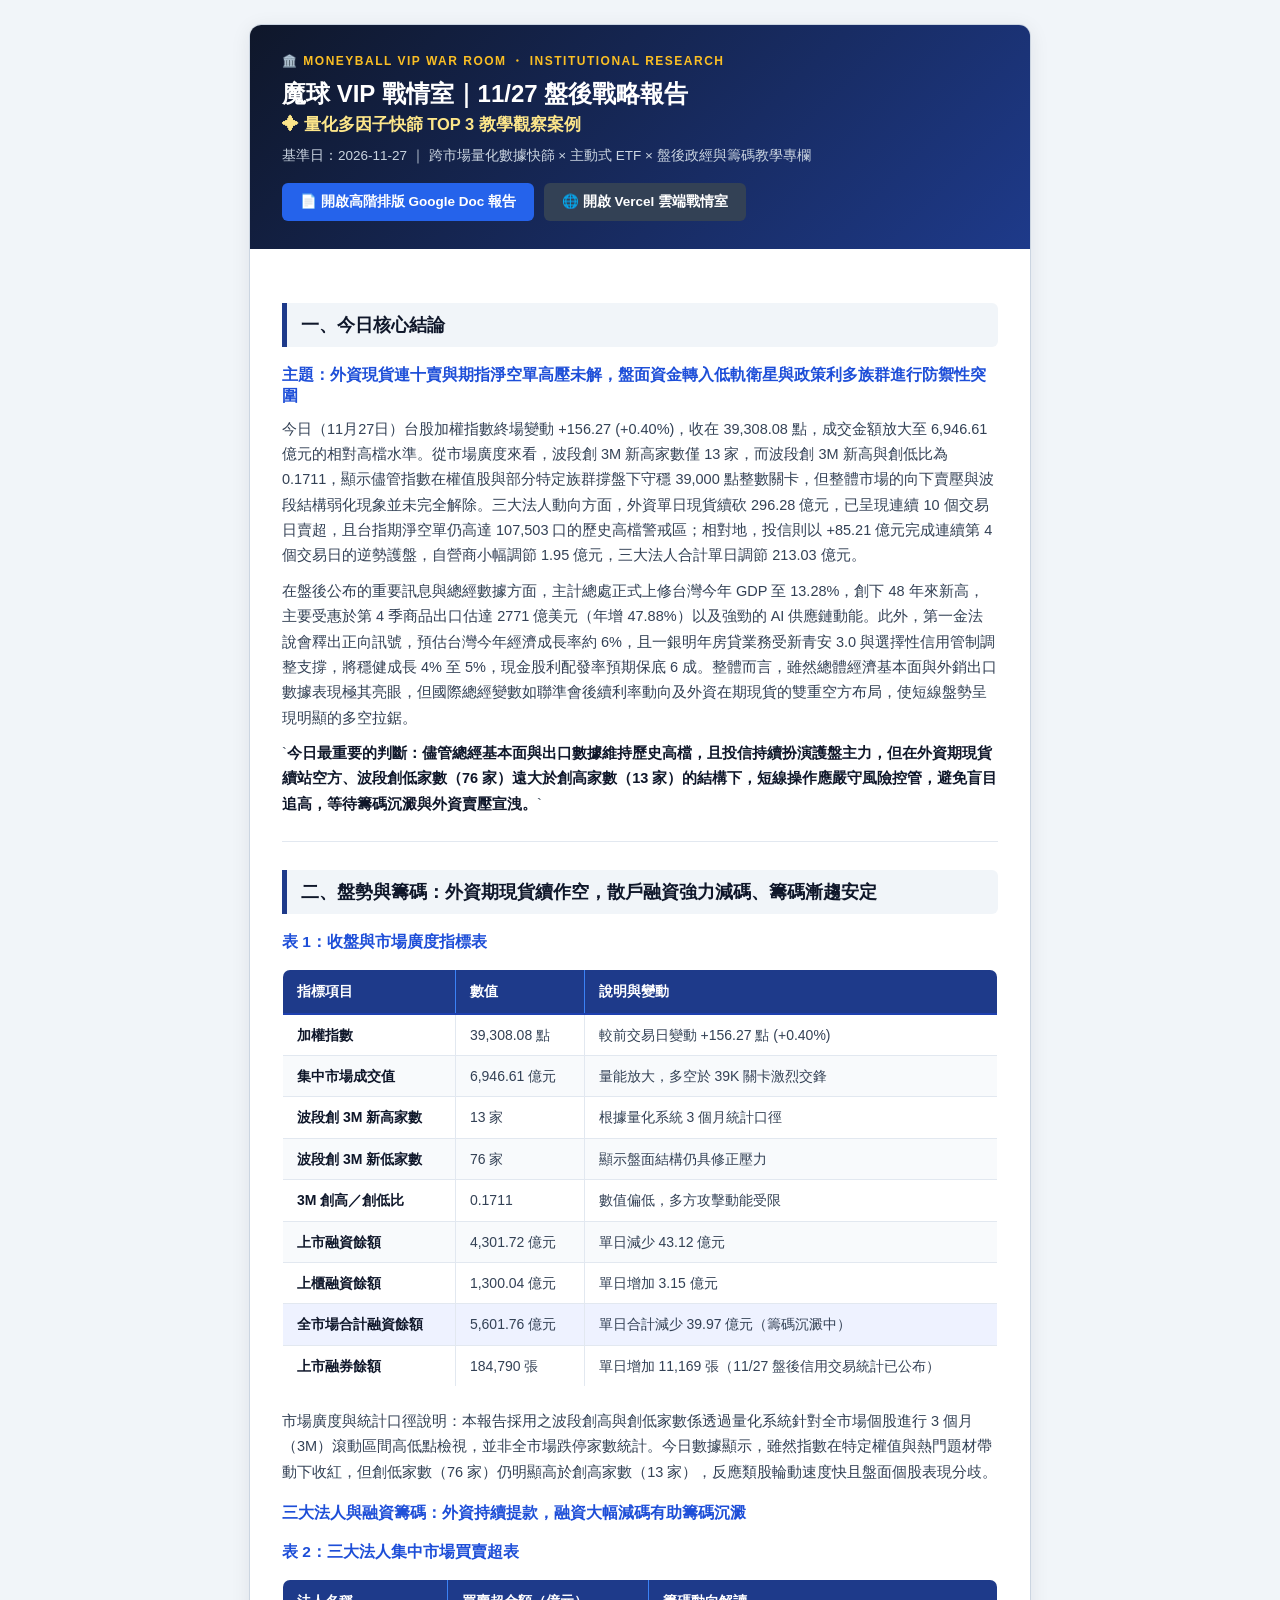
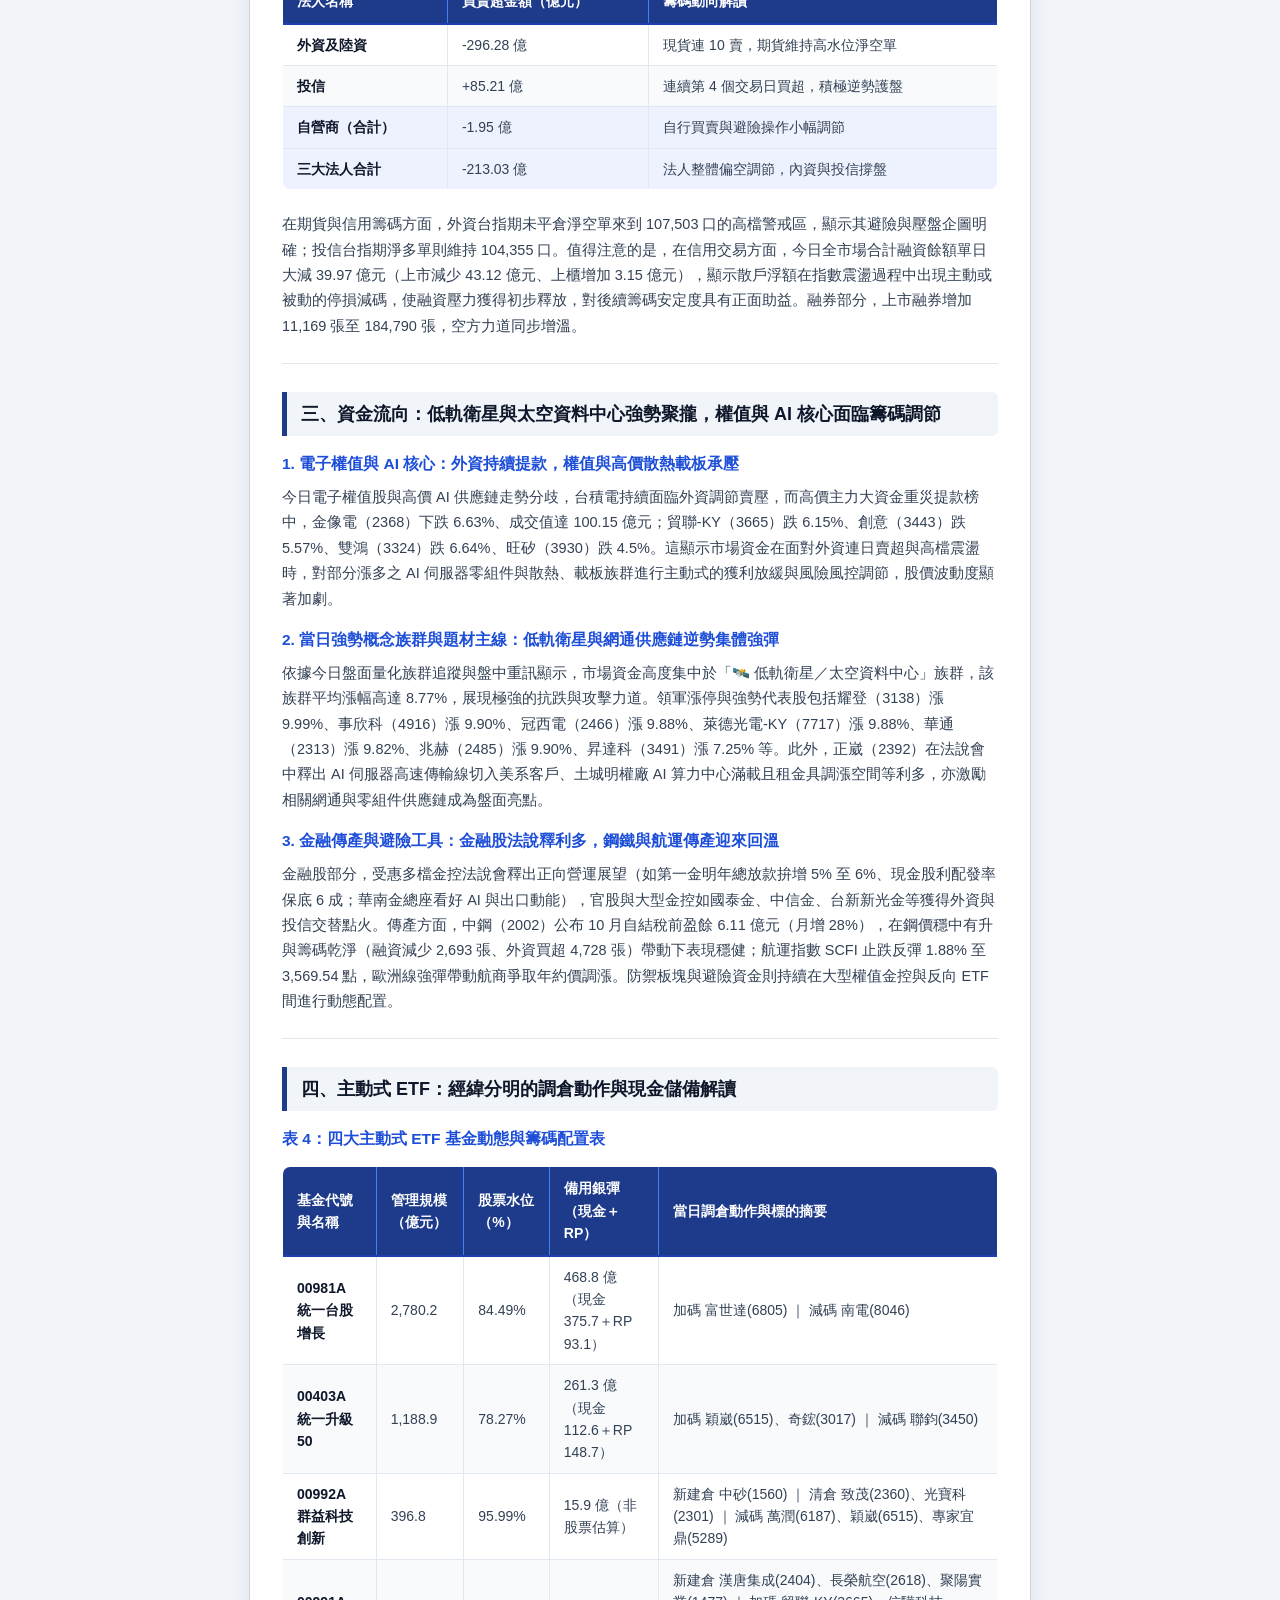
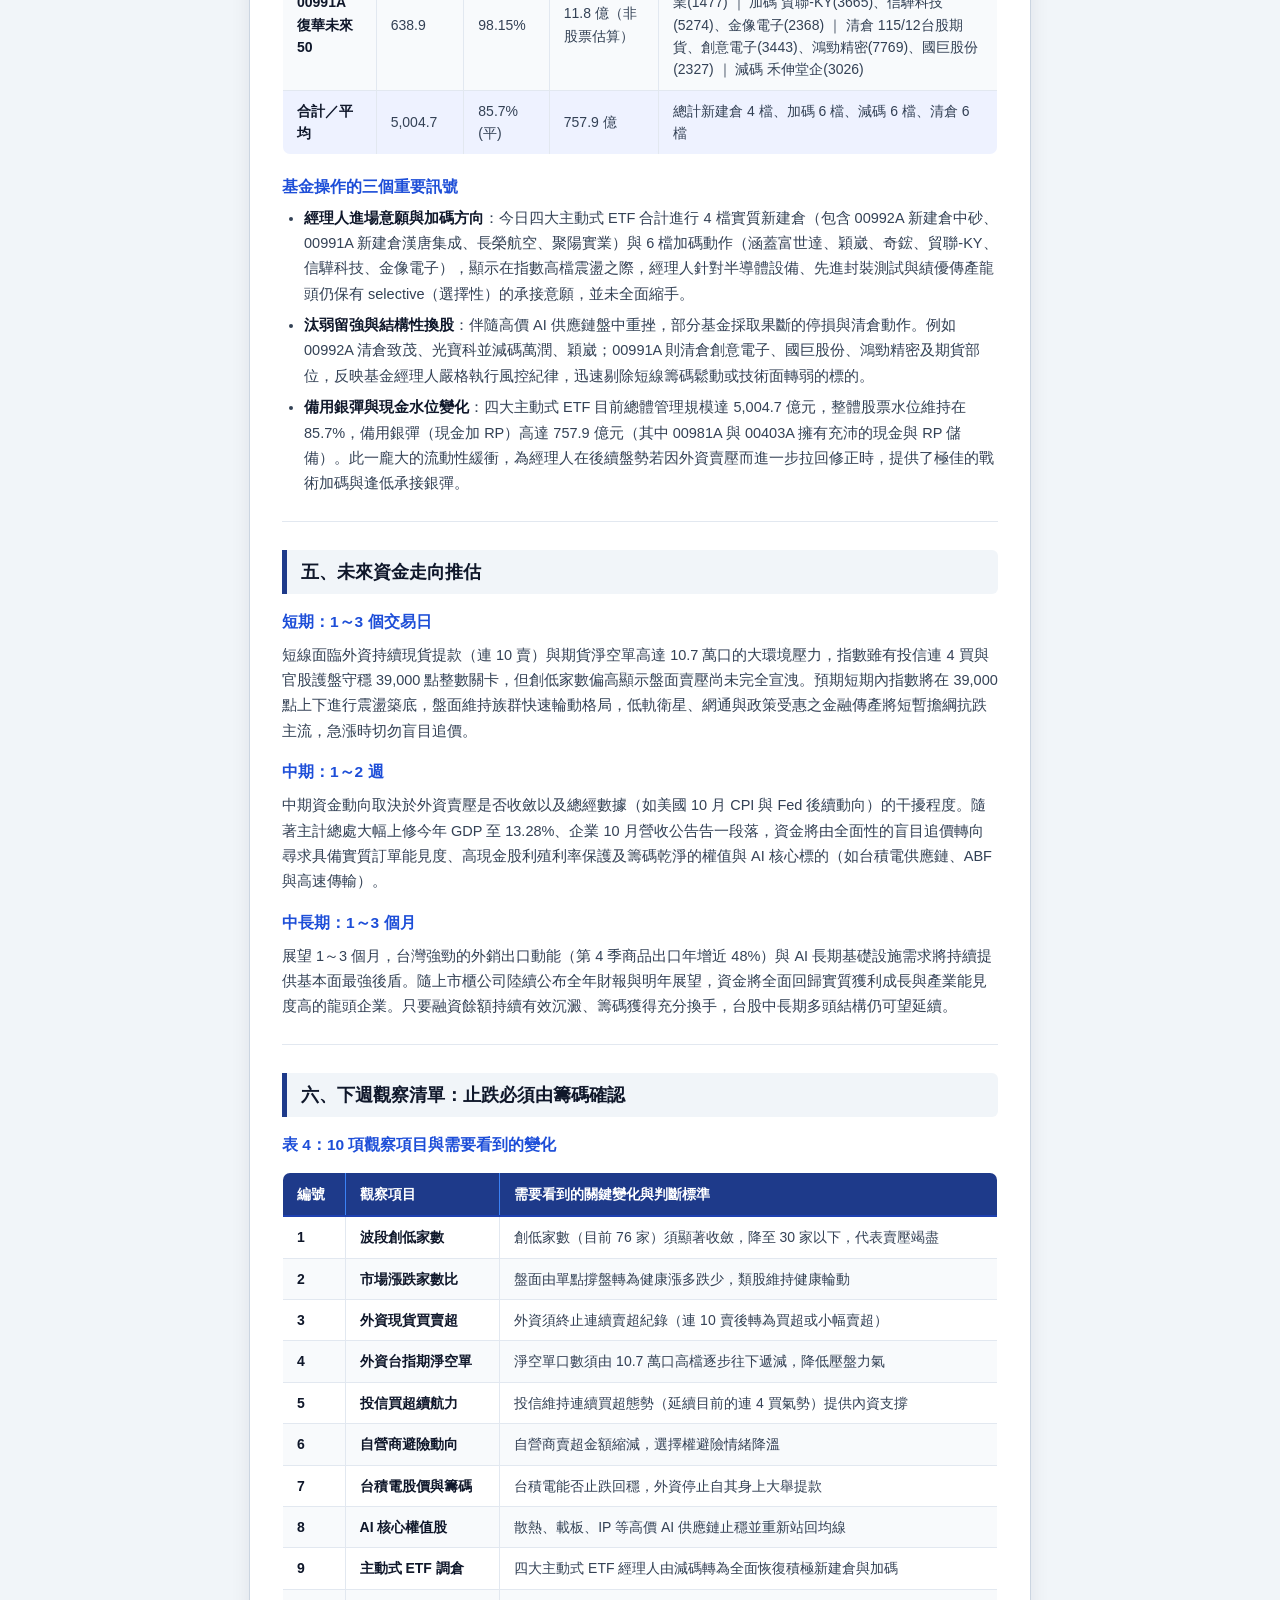
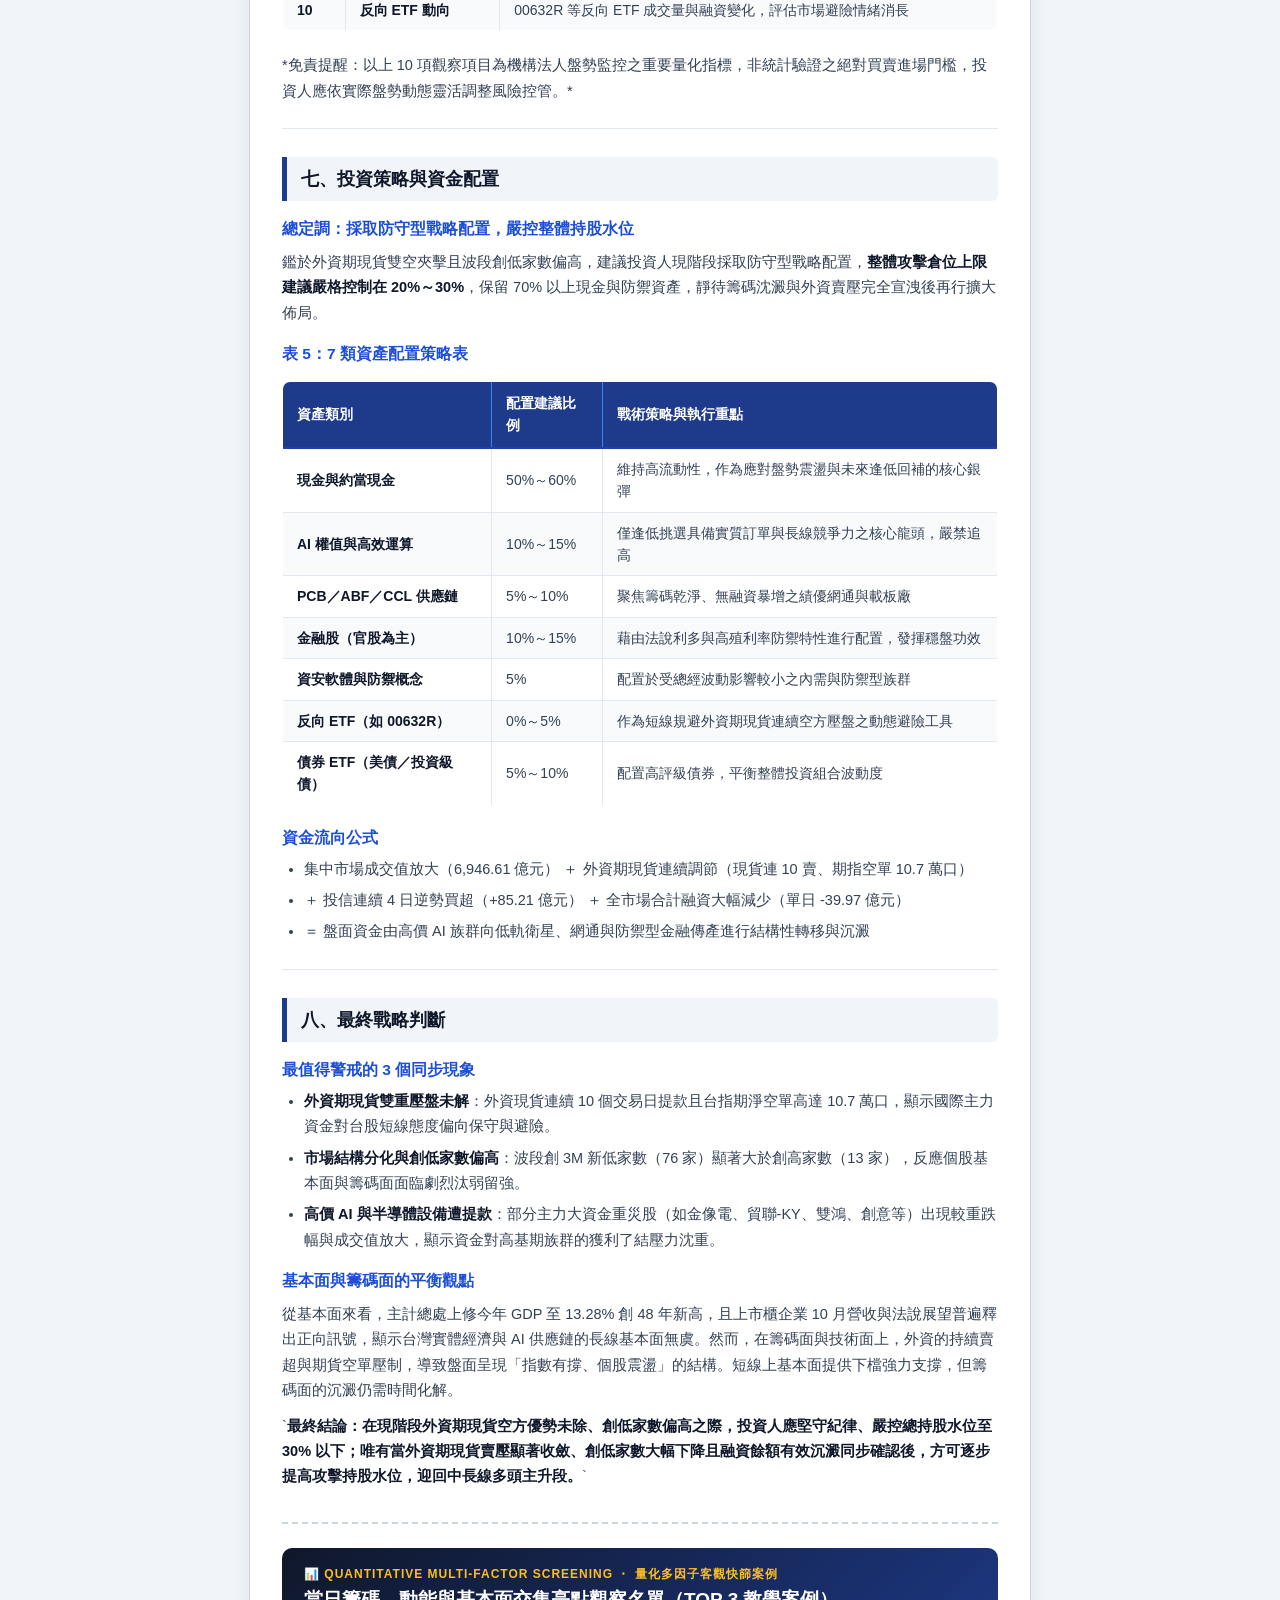
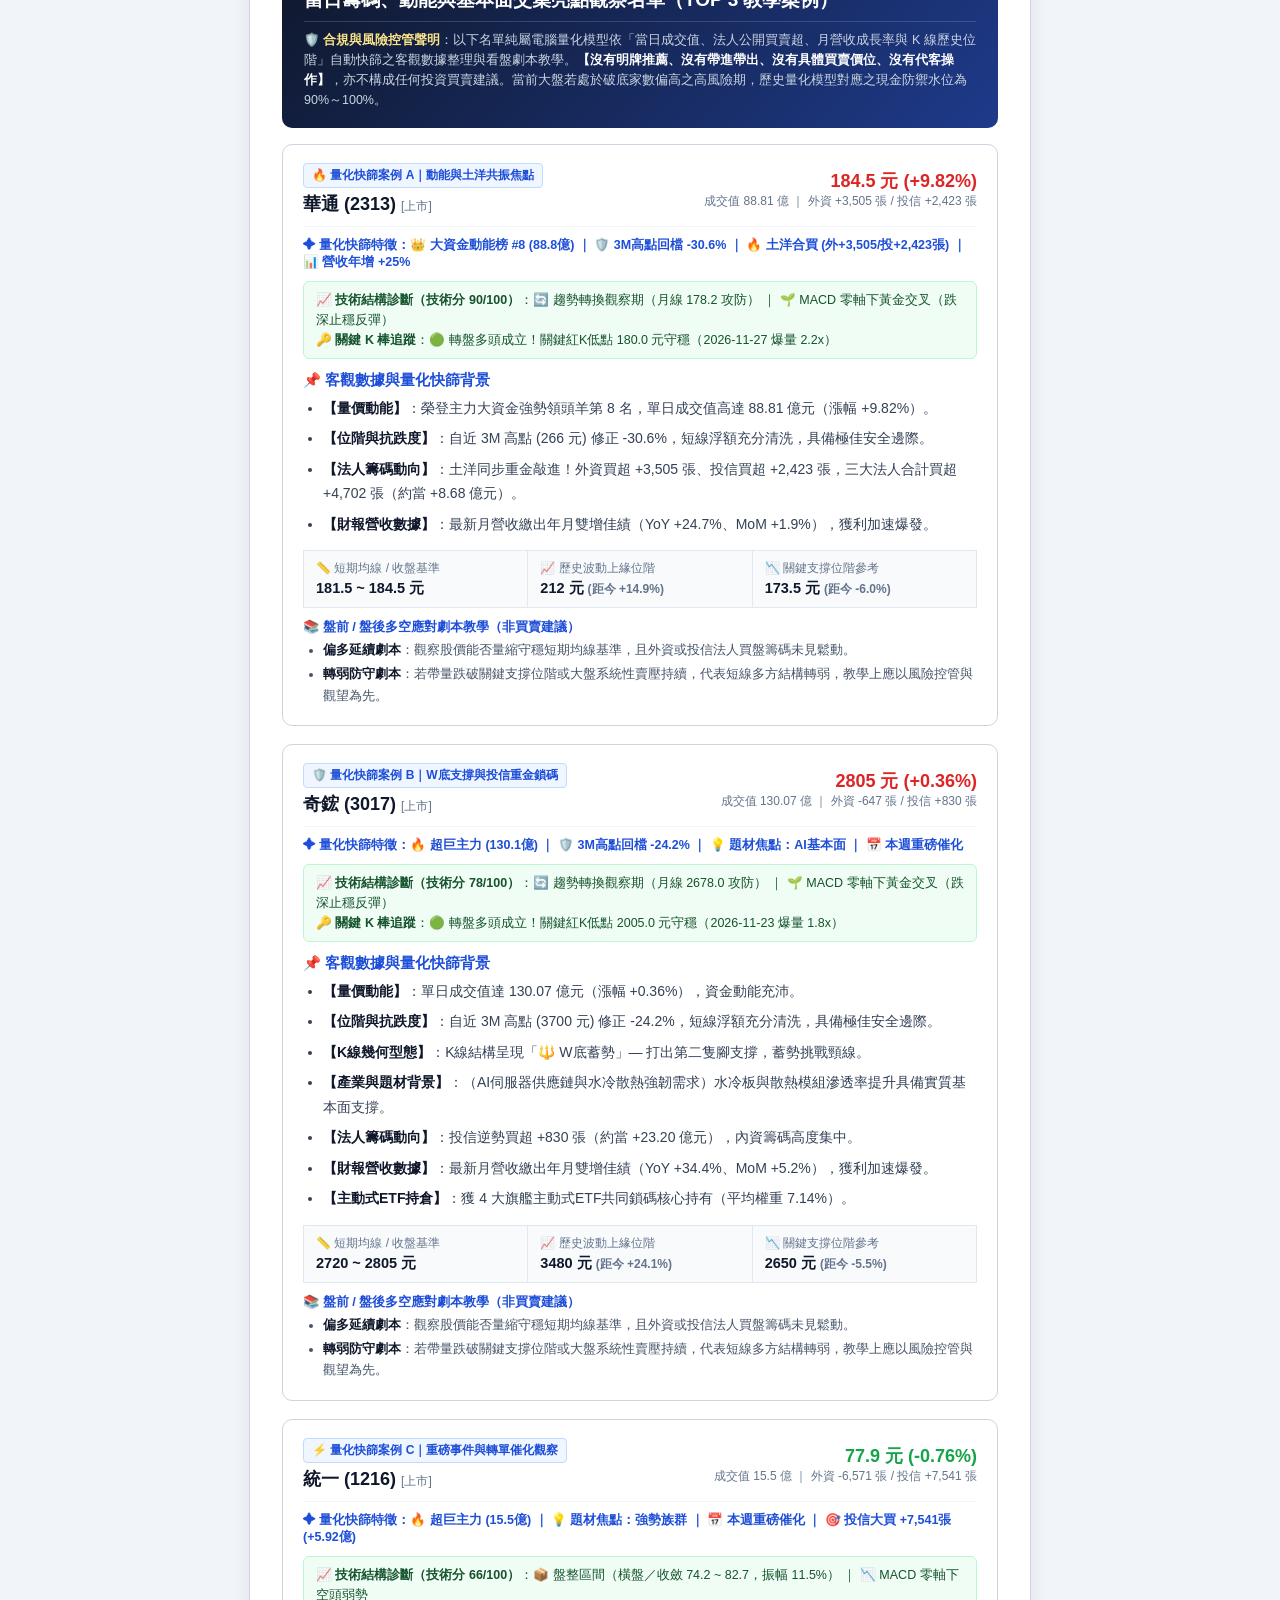
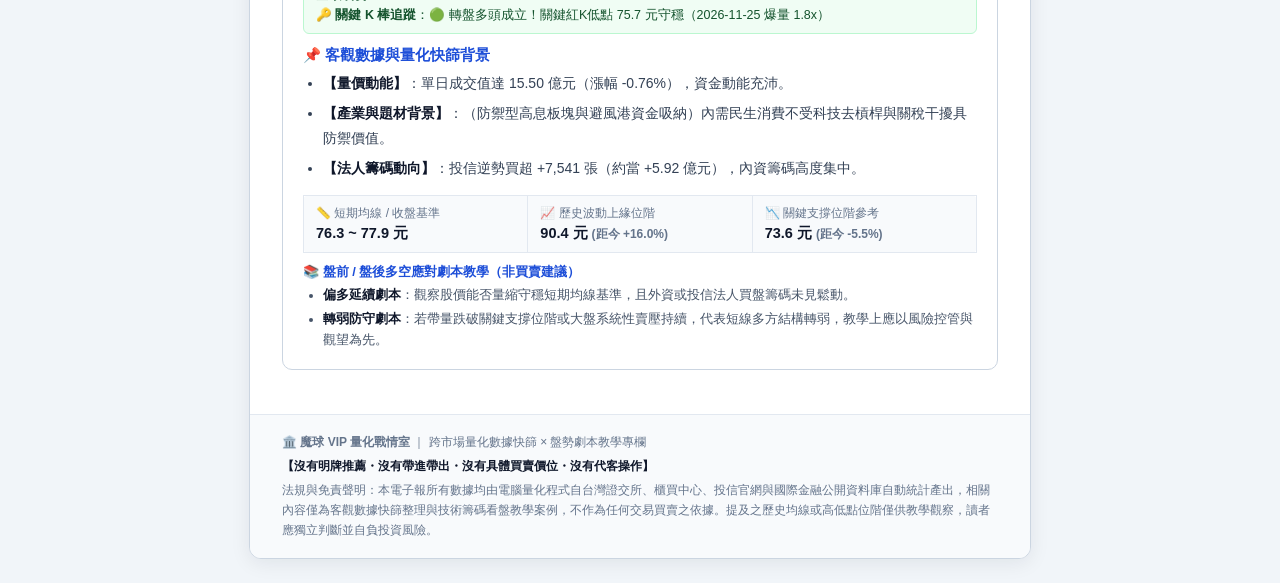
<file: vip_reports/vip_report_2026-11-27.html>
<!DOCTYPE html>
<html lang="zh-TW">
<head>
<meta charset="UTF-8">
<title>魔球 VIP 戰情室｜11/27 盤後戰略報告</title>
</head>
<body style="margin:0;padding:0;background-color:#f1f5f9;font-family:-apple-system,BlinkMacSystemFont,'Segoe UI',Roboto,'Microsoft JhengHei',Arial,sans-serif;">
  <div style="max-width:780px;margin:24px auto;background-color:#ffffff;border-radius:12px;overflow:hidden;box-shadow:0 4px 20px rgba(15,23,42,0.08);border:1px solid #cbd5e1;">
    <!-- 頂部機構級深藍金 Banner -->
    <div style="background:linear-gradient(135deg,#0f172a 0%,#1e3a8a 100%);color:#ffffff;padding:28px 32px;">
      <div style="font-size:12px;font-weight:700;color:#fbbf24;letter-spacing:1.5px;text-transform:uppercase;">🏛️ MONEYBALL VIP WAR ROOM ・ INSTITUTIONAL RESEARCH</div>
      <div style="margin:8px 0 4px 0;font-size:24px;font-weight:800;color:#ffffff;line-height:1.3;">魔球 VIP 戰情室｜11/27 盤後戰略報告</div><div style="margin:0 0 10px 0;font-size:16.5px;font-weight:700;color:#fde68a;line-height:1.4;">✦ 量化多因子快篩 TOP 3 教學觀察案例</div>
      <div style="font-size:13.5px;color:#cbd5e1;line-height:1.5;">基準日：2026-11-27 ｜ 跨市場量化數據快篩 × 主動式 ETF × 盤後政經與籌碼教學專欄</div>
      <div style="margin-top:16px;"><a href="https://docs.google.com/document/d/1q8ZaUjijr6Z4sIS0pQKFMFhGo51-0Xj4PqSueK9ZPEY/edit?usp=sharing" target="_blank" style="display:inline-block;background-color:#2563eb;color:#ffffff;text-decoration:none;padding:10px 18px;border-radius:6px;font-weight:700;font-size:13.5px;margin-right:10px;">📄 開啟高階排版 Google Doc 報告</a><a href="https://stock-daily-brief.vercel.app/" target="_blank" style="display:inline-block;background-color:#334155;color:#ffffff;text-decoration:none;padding:10px 18px;border-radius:6px;font-weight:700;font-size:13.5px;">🌐 開啟 Vercel 雲端戰情室</a></div>
    </div>

    <!-- 正文區 -->
    <div style="padding:26px 32px;">
      <h2 style="margin:28px 0 12px 0;padding:10px 14px;background-color:#f1f5f9;border-left:5px solid #1e3a8a;color:#0f172a;font-size:18px;font-weight:800;border-radius:0 6px 6px 0;">一、今日核心結論</h2>
<h3 style="margin:18px 0 8px 0;color:#1d4ed8;font-size:15.5px;font-weight:700;">主題：外資現貨連十賣與期指淨空單高壓未解，盤面資金轉入低軌衛星與政策利多族群進行防禦性突圍</h3>
<p style="margin:10px 0;color:#334155;font-size:14.5px;line-height:1.75;">今日（11月27日）台股加權指數終場變動 +156.27 (+0.40%)，收在 39,308.08 點，成交金額放大至 6,946.61 億元的相對高檔水準。從市場廣度來看，波段創 3M 新高家數僅 13 家，而波段創 3M 新高與創低比為 0.1711，顯示儘管指數在權值股與部分特定族群撐盤下守穩 39,000 點整數關卡，但整體市場的向下賣壓與波段結構弱化現象並未完全解除。三大法人動向方面，外資單日現貨續砍 296.28 億元，已呈現連續 10 個交易日賣超，且台指期淨空單仍高達 107,503 口的歷史高檔警戒區；相對地，投信則以 +85.21 億元完成連續第 4 個交易日的逆勢護盤，自營商小幅調節 1.95 億元，三大法人合計單日調節 213.03 億元。</p>
<p style="margin:10px 0;color:#334155;font-size:14.5px;line-height:1.75;">在盤後公布的重要訊息與總經數據方面，主計總處正式上修台灣今年 GDP 至 13.28%，創下 48 年來新高，主要受惠於第 4 季商品出口估達 2771 億美元（年增 47.88%）以及強勁的 AI 供應鏈動能。此外，第一金法說會釋出正向訊號，預估台灣今年經濟成長率約 6%，且一銀明年房貸業務受新青安 3.0 與選擇性信用管制調整支撐，將穩健成長 4% 至 5%，現金股利配發率預期保底 6 成。整體而言，雖然總體經濟基本面與外銷出口數據表現極其亮眼，但國際總經變數如聯準會後續利率動向及外資在期現貨的雙重空方布局，使短線盤勢呈現明顯的多空拉鋸。</p>
<p style="margin:10px 0;color:#334155;font-size:14.5px;line-height:1.75;">`<strong style="color:#0f172a;font-weight:700;">今日最重要的判斷：儘管總經基本面與出口數據維持歷史高檔，且投信持續扮演護盤主力，但在外資期現貨續站空方、波段創低家數（76 家）遠大於創高家數（13 家）的結構下，短線操作應嚴守風險控管，避免盲目追高，等待籌碼沉澱與外資賣壓宣洩。</strong>`</p>
<hr style="border:none;border-top:1px solid #e2e8f0;margin:24px 0;" />
<h2 style="margin:28px 0 12px 0;padding:10px 14px;background-color:#f1f5f9;border-left:5px solid #1e3a8a;color:#0f172a;font-size:18px;font-weight:800;border-radius:0 6px 6px 0;">二、盤勢與籌碼：外資期現貨續作空，散戶融資強力減碼、籌碼漸趨安定</h2>
<h3 style="margin:18px 0 8px 0;color:#1d4ed8;font-size:15.5px;font-weight:700;">表 1：收盤與市場廣度指標表</h3>
<table style="width:100%;border-collapse:collapse;margin:16px 0 22px 0;font-size:14px;line-height:1.6;border:1px solid #cbd5e1;border-radius:8px;overflow:hidden;"><tr style="background-color:#1e3a8a;color:#ffffff;"><th style="padding:10px 14px;text-align:left;font-weight:700;border-bottom:2px solid #1e40af;border-right:1px solid #3b82f6;color:#ffffff;">指標項目</th><th style="padding:10px 14px;text-align:left;font-weight:700;border-bottom:2px solid #1e40af;border-right:1px solid #3b82f6;color:#ffffff;">數值</th><th style="padding:10px 14px;text-align:left;font-weight:700;border-bottom:2px solid #1e40af;border-right:1px solid #3b82f6;color:#ffffff;">說明與變動</th></tr><tr style="background-color:#ffffff;"><td style="padding:9px 14px;border-bottom:1px solid #e2e8f0;border-right:1px solid #e2e8f0;font-weight:700;color:#0f172a;"><strong style="color:#0f172a;font-weight:700;">加權指數</strong></td><td style="padding:9px 14px;border-bottom:1px solid #e2e8f0;border-right:1px solid #e2e8f0;color:#334155;">39,308.08 點</td><td style="padding:9px 14px;border-bottom:1px solid #e2e8f0;border-right:1px solid #e2e8f0;color:#334155;">較前交易日變動 +156.27 點 (+0.40%)</td></tr><tr style="background-color:#f8fafc;"><td style="padding:9px 14px;border-bottom:1px solid #e2e8f0;border-right:1px solid #e2e8f0;font-weight:700;color:#0f172a;"><strong style="color:#0f172a;font-weight:700;">集中市場成交值</strong></td><td style="padding:9px 14px;border-bottom:1px solid #e2e8f0;border-right:1px solid #e2e8f0;color:#334155;">6,946.61 億元</td><td style="padding:9px 14px;border-bottom:1px solid #e2e8f0;border-right:1px solid #e2e8f0;color:#334155;">量能放大，多空於 39K 關卡激烈交鋒</td></tr><tr style="background-color:#ffffff;"><td style="padding:9px 14px;border-bottom:1px solid #e2e8f0;border-right:1px solid #e2e8f0;font-weight:700;color:#0f172a;"><strong style="color:#0f172a;font-weight:700;">波段創 3M 新高家數</strong></td><td style="padding:9px 14px;border-bottom:1px solid #e2e8f0;border-right:1px solid #e2e8f0;color:#334155;">13 家</td><td style="padding:9px 14px;border-bottom:1px solid #e2e8f0;border-right:1px solid #e2e8f0;color:#334155;">根據量化系統 3 個月統計口徑</td></tr><tr style="background-color:#f8fafc;"><td style="padding:9px 14px;border-bottom:1px solid #e2e8f0;border-right:1px solid #e2e8f0;font-weight:700;color:#0f172a;"><strong style="color:#0f172a;font-weight:700;">波段創 3M 新低家數</strong></td><td style="padding:9px 14px;border-bottom:1px solid #e2e8f0;border-right:1px solid #e2e8f0;color:#334155;">76 家</td><td style="padding:9px 14px;border-bottom:1px solid #e2e8f0;border-right:1px solid #e2e8f0;color:#334155;">顯示盤面結構仍具修正壓力</td></tr><tr style="background-color:#ffffff;"><td style="padding:9px 14px;border-bottom:1px solid #e2e8f0;border-right:1px solid #e2e8f0;font-weight:700;color:#0f172a;"><strong style="color:#0f172a;font-weight:700;">3M 創高／創低比</strong></td><td style="padding:9px 14px;border-bottom:1px solid #e2e8f0;border-right:1px solid #e2e8f0;color:#334155;">0.1711</td><td style="padding:9px 14px;border-bottom:1px solid #e2e8f0;border-right:1px solid #e2e8f0;color:#334155;">數值偏低，多方攻擊動能受限</td></tr><tr style="background-color:#f8fafc;"><td style="padding:9px 14px;border-bottom:1px solid #e2e8f0;border-right:1px solid #e2e8f0;font-weight:700;color:#0f172a;"><strong style="color:#0f172a;font-weight:700;">上市融資餘額</strong></td><td style="padding:9px 14px;border-bottom:1px solid #e2e8f0;border-right:1px solid #e2e8f0;color:#334155;">4,301.72 億元</td><td style="padding:9px 14px;border-bottom:1px solid #e2e8f0;border-right:1px solid #e2e8f0;color:#334155;">單日減少 43.12 億元</td></tr><tr style="background-color:#ffffff;"><td style="padding:9px 14px;border-bottom:1px solid #e2e8f0;border-right:1px solid #e2e8f0;font-weight:700;color:#0f172a;"><strong style="color:#0f172a;font-weight:700;">上櫃融資餘額</strong></td><td style="padding:9px 14px;border-bottom:1px solid #e2e8f0;border-right:1px solid #e2e8f0;color:#334155;">1,300.04 億元</td><td style="padding:9px 14px;border-bottom:1px solid #e2e8f0;border-right:1px solid #e2e8f0;color:#334155;">單日增加 3.15 億元</td></tr><tr style="background-color:#eef2ff;"><td style="padding:9px 14px;border-bottom:1px solid #e2e8f0;border-right:1px solid #e2e8f0;font-weight:700;color:#0f172a;"><strong style="color:#0f172a;font-weight:700;">全市場合計融資餘額</strong></td><td style="padding:9px 14px;border-bottom:1px solid #e2e8f0;border-right:1px solid #e2e8f0;color:#334155;">5,601.76 億元</td><td style="padding:9px 14px;border-bottom:1px solid #e2e8f0;border-right:1px solid #e2e8f0;color:#334155;">單日合計減少 39.97 億元（籌碼沉澱中）</td></tr><tr style="background-color:#ffffff;"><td style="padding:9px 14px;border-bottom:1px solid #e2e8f0;border-right:1px solid #e2e8f0;font-weight:700;color:#0f172a;"><strong style="color:#0f172a;font-weight:700;">上市融券餘額</strong></td><td style="padding:9px 14px;border-bottom:1px solid #e2e8f0;border-right:1px solid #e2e8f0;color:#334155;">184,790 張</td><td style="padding:9px 14px;border-bottom:1px solid #e2e8f0;border-right:1px solid #e2e8f0;color:#334155;">單日增加 11,169 張（11/27 盤後信用交易統計已公布）</td></tr></table>
<p style="margin:10px 0;color:#334155;font-size:14.5px;line-height:1.75;">市場廣度與統計口徑說明：本報告採用之波段創高與創低家數係透過量化系統針對全市場個股進行 3 個月（3M）滾動區間高低點檢視，並非全市場跌停家數統計。今日數據顯示，雖然指數在特定權值與熱門題材帶動下收紅，但創低家數（76 家）仍明顯高於創高家數（13 家），反應類股輪動速度快且盤面個股表現分歧。</p>
<h3 style="margin:18px 0 8px 0;color:#1d4ed8;font-size:15.5px;font-weight:700;">三大法人與融資籌碼：外資持續提款，融資大幅減碼有助籌碼沉澱</h3>
<h3 style="margin:18px 0 8px 0;color:#1d4ed8;font-size:15.5px;font-weight:700;">表 2：三大法人集中市場買賣超表</h3>
<table style="width:100%;border-collapse:collapse;margin:16px 0 22px 0;font-size:14px;line-height:1.6;border:1px solid #cbd5e1;border-radius:8px;overflow:hidden;"><tr style="background-color:#1e3a8a;color:#ffffff;"><th style="padding:10px 14px;text-align:left;font-weight:700;border-bottom:2px solid #1e40af;border-right:1px solid #3b82f6;color:#ffffff;">法人名稱</th><th style="padding:10px 14px;text-align:left;font-weight:700;border-bottom:2px solid #1e40af;border-right:1px solid #3b82f6;color:#ffffff;">買賣超金額（億元）</th><th style="padding:10px 14px;text-align:left;font-weight:700;border-bottom:2px solid #1e40af;border-right:1px solid #3b82f6;color:#ffffff;">籌碼動向解讀</th></tr><tr style="background-color:#ffffff;"><td style="padding:9px 14px;border-bottom:1px solid #e2e8f0;border-right:1px solid #e2e8f0;font-weight:700;color:#0f172a;"><strong style="color:#0f172a;font-weight:700;">外資及陸資</strong></td><td style="padding:9px 14px;border-bottom:1px solid #e2e8f0;border-right:1px solid #e2e8f0;color:#334155;">-296.28 億</td><td style="padding:9px 14px;border-bottom:1px solid #e2e8f0;border-right:1px solid #e2e8f0;color:#334155;">現貨連 10 賣，期貨維持高水位淨空單</td></tr><tr style="background-color:#f8fafc;"><td style="padding:9px 14px;border-bottom:1px solid #e2e8f0;border-right:1px solid #e2e8f0;font-weight:700;color:#0f172a;"><strong style="color:#0f172a;font-weight:700;">投信</strong></td><td style="padding:9px 14px;border-bottom:1px solid #e2e8f0;border-right:1px solid #e2e8f0;color:#334155;">+85.21 億</td><td style="padding:9px 14px;border-bottom:1px solid #e2e8f0;border-right:1px solid #e2e8f0;color:#334155;">連續第 4 個交易日買超，積極逆勢護盤</td></tr><tr style="background-color:#eef2ff;"><td style="padding:9px 14px;border-bottom:1px solid #e2e8f0;border-right:1px solid #e2e8f0;font-weight:700;color:#0f172a;"><strong style="color:#0f172a;font-weight:700;">自營商（合計）</strong></td><td style="padding:9px 14px;border-bottom:1px solid #e2e8f0;border-right:1px solid #e2e8f0;color:#334155;">-1.95 億</td><td style="padding:9px 14px;border-bottom:1px solid #e2e8f0;border-right:1px solid #e2e8f0;color:#334155;">自行買賣與避險操作小幅調節</td></tr><tr style="background-color:#eef2ff;"><td style="padding:9px 14px;border-bottom:1px solid #e2e8f0;border-right:1px solid #e2e8f0;font-weight:700;color:#0f172a;"><strong style="color:#0f172a;font-weight:700;">三大法人合計</strong></td><td style="padding:9px 14px;border-bottom:1px solid #e2e8f0;border-right:1px solid #e2e8f0;color:#334155;">-213.03 億</td><td style="padding:9px 14px;border-bottom:1px solid #e2e8f0;border-right:1px solid #e2e8f0;color:#334155;">法人整體偏空調節，內資與投信撐盤</td></tr></table>
<p style="margin:10px 0;color:#334155;font-size:14.5px;line-height:1.75;">在期貨與信用籌碼方面，外資台指期未平倉淨空單來到 107,503 口的高檔警戒區，顯示其避險與壓盤企圖明確；投信台指期淨多單則維持 104,355 口。值得注意的是，在信用交易方面，今日全市場合計融資餘額單日大減 39.97 億元（上市減少 43.12 億元、上櫃增加 3.15 億元），顯示散戶浮額在指數震盪過程中出現主動或被動的停損減碼，使融資壓力獲得初步釋放，對後續籌碼安定度具有正面助益。融券部分，上市融券增加 11,169 張至 184,790 張，空方力道同步增溫。</p>
<hr style="border:none;border-top:1px solid #e2e8f0;margin:24px 0;" />
<h2 style="margin:28px 0 12px 0;padding:10px 14px;background-color:#f1f5f9;border-left:5px solid #1e3a8a;color:#0f172a;font-size:18px;font-weight:800;border-radius:0 6px 6px 0;">三、資金流向：低軌衛星與太空資料中心強勢聚攏，權值與 AI 核心面臨籌碼調節</h2>
<h3 style="margin:18px 0 8px 0;color:#1d4ed8;font-size:15.5px;font-weight:700;">1. 電子權值與 AI 核心：外資持續提款，權值與高價散熱載板承壓</h3>
<p style="margin:10px 0;color:#334155;font-size:14.5px;line-height:1.75;">今日電子權值股與高價 AI 供應鏈走勢分歧，台積電持續面臨外資調節賣壓，而高價主力大資金重災提款榜中，金像電（2368）下跌 6.63%、成交值達 100.15 億元；貿聯-KY（3665）跌 6.15%、創意（3443）跌 5.57%、雙鴻（3324）跌 6.64%、旺矽（3930）跌 4.5%。這顯示市場資金在面對外資連日賣超與高檔震盪時，對部分漲多之 AI 伺服器零組件與散熱、載板族群進行主動式的獲利放緩與風險風控調節，股價波動度顯著加劇。</p>
<h3 style="margin:18px 0 8px 0;color:#1d4ed8;font-size:15.5px;font-weight:700;">2. 當日強勢概念族群與題材主線：低軌衛星與網通供應鏈逆勢集體強彈</h3>
<p style="margin:10px 0;color:#334155;font-size:14.5px;line-height:1.75;">依據今日盤面量化族群追蹤與盤中重訊顯示，市場資金高度集中於「🛰️ 低軌衛星／太空資料中心」族群，該族群平均漲幅高達 8.77%，展現極強的抗跌與攻擊力道。領軍漲停與強勢代表股包括耀登（3138）漲 9.99%、事欣科（4916）漲 9.90%、冠西電（2466）漲 9.88%、萊德光電-KY（7717）漲 9.88%、華通（2313）漲 9.82%、兆赫（2485）漲 9.90%、昇達科（3491）漲 7.25% 等。此外，正崴（2392）在法說會中釋出 AI 伺服器高速傳輸線切入美系客戶、土城明權廠 AI 算力中心滿載且租金具調漲空間等利多，亦激勵相關網通與零組件供應鏈成為盤面亮點。</p>
<h3 style="margin:18px 0 8px 0;color:#1d4ed8;font-size:15.5px;font-weight:700;">3. 金融傳產與避險工具：金融股法說釋利多，鋼鐵與航運傳產迎來回溫</h3>
<p style="margin:10px 0;color:#334155;font-size:14.5px;line-height:1.75;">金融股部分，受惠多檔金控法說會釋出正向營運展望（如第一金明年總放款拚增 5% 至 6%、現金股利配發率保底 6 成；華南金總座看好 AI 與出口動能），官股與大型金控如國泰金、中信金、台新新光金等獲得外資與投信交替點火。傳產方面，中鋼（2002）公布 10 月自結稅前盈餘 6.11 億元（月增 28%），在鋼價穩中有升與籌碼乾淨（融資減少 2,693 張、外資買超 4,728 張）帶動下表現穩健；航運指數 SCFI 止跌反彈 1.88% 至 3,569.54 點，歐洲線強彈帶動航商爭取年約價調漲。防禦板塊與避險資金則持續在大型權值金控與反向 ETF 間進行動態配置。</p>
<hr style="border:none;border-top:1px solid #e2e8f0;margin:24px 0;" />
<h2 style="margin:28px 0 12px 0;padding:10px 14px;background-color:#f1f5f9;border-left:5px solid #1e3a8a;color:#0f172a;font-size:18px;font-weight:800;border-radius:0 6px 6px 0;">四、主動式 ETF：經緯分明的調倉動作與現金儲備解讀</h2>
<h3 style="margin:18px 0 8px 0;color:#1d4ed8;font-size:15.5px;font-weight:700;">表 4：四大主動式 ETF 基金動態與籌碼配置表</h3>
<table style="width:100%;border-collapse:collapse;margin:16px 0 22px 0;font-size:14px;line-height:1.6;border:1px solid #cbd5e1;border-radius:8px;overflow:hidden;"><tr style="background-color:#1e3a8a;color:#ffffff;"><th style="padding:10px 14px;text-align:left;font-weight:700;border-bottom:2px solid #1e40af;border-right:1px solid #3b82f6;color:#ffffff;">基金代號與名稱</th><th style="padding:10px 14px;text-align:left;font-weight:700;border-bottom:2px solid #1e40af;border-right:1px solid #3b82f6;color:#ffffff;">管理規模（億元）</th><th style="padding:10px 14px;text-align:left;font-weight:700;border-bottom:2px solid #1e40af;border-right:1px solid #3b82f6;color:#ffffff;">股票水位（%）</th><th style="padding:10px 14px;text-align:left;font-weight:700;border-bottom:2px solid #1e40af;border-right:1px solid #3b82f6;color:#ffffff;">備用銀彈（現金＋RP）</th><th style="padding:10px 14px;text-align:left;font-weight:700;border-bottom:2px solid #1e40af;border-right:1px solid #3b82f6;color:#ffffff;">當日調倉動作與標的摘要</th></tr><tr style="background-color:#ffffff;"><td style="padding:9px 14px;border-bottom:1px solid #e2e8f0;border-right:1px solid #e2e8f0;font-weight:700;color:#0f172a;"><strong style="color:#0f172a;font-weight:700;">00981A 統一台股增長</strong></td><td style="padding:9px 14px;border-bottom:1px solid #e2e8f0;border-right:1px solid #e2e8f0;color:#334155;">2,780.2</td><td style="padding:9px 14px;border-bottom:1px solid #e2e8f0;border-right:1px solid #e2e8f0;color:#334155;">84.49%</td><td style="padding:9px 14px;border-bottom:1px solid #e2e8f0;border-right:1px solid #e2e8f0;color:#334155;">468.8 億（現金 375.7＋RP 93.1）</td><td style="padding:9px 14px;border-bottom:1px solid #e2e8f0;border-right:1px solid #e2e8f0;color:#334155;">加碼 富世達(6805) ｜ 減碼 南電(8046)</td></tr><tr style="background-color:#f8fafc;"><td style="padding:9px 14px;border-bottom:1px solid #e2e8f0;border-right:1px solid #e2e8f0;font-weight:700;color:#0f172a;"><strong style="color:#0f172a;font-weight:700;">00403A 統一升級50</strong></td><td style="padding:9px 14px;border-bottom:1px solid #e2e8f0;border-right:1px solid #e2e8f0;color:#334155;">1,188.9</td><td style="padding:9px 14px;border-bottom:1px solid #e2e8f0;border-right:1px solid #e2e8f0;color:#334155;">78.27%</td><td style="padding:9px 14px;border-bottom:1px solid #e2e8f0;border-right:1px solid #e2e8f0;color:#334155;">261.3 億（現金 112.6＋RP 148.7）</td><td style="padding:9px 14px;border-bottom:1px solid #e2e8f0;border-right:1px solid #e2e8f0;color:#334155;">加碼 穎崴(6515)、奇鋐(3017) ｜ 減碼 聯鈞(3450)</td></tr><tr style="background-color:#ffffff;"><td style="padding:9px 14px;border-bottom:1px solid #e2e8f0;border-right:1px solid #e2e8f0;font-weight:700;color:#0f172a;"><strong style="color:#0f172a;font-weight:700;">00992A 群益科技創新</strong></td><td style="padding:9px 14px;border-bottom:1px solid #e2e8f0;border-right:1px solid #e2e8f0;color:#334155;">396.8</td><td style="padding:9px 14px;border-bottom:1px solid #e2e8f0;border-right:1px solid #e2e8f0;color:#334155;">95.99%</td><td style="padding:9px 14px;border-bottom:1px solid #e2e8f0;border-right:1px solid #e2e8f0;color:#334155;">15.9 億（非股票估算）</td><td style="padding:9px 14px;border-bottom:1px solid #e2e8f0;border-right:1px solid #e2e8f0;color:#334155;">新建倉 中砂(1560) ｜ 清倉 致茂(2360)、光寶科(2301) ｜ 減碼 萬潤(6187)、穎崴(6515)、專家宜鼎(5289)</td></tr><tr style="background-color:#f8fafc;"><td style="padding:9px 14px;border-bottom:1px solid #e2e8f0;border-right:1px solid #e2e8f0;font-weight:700;color:#0f172a;"><strong style="color:#0f172a;font-weight:700;">00991A 復華未來50</strong></td><td style="padding:9px 14px;border-bottom:1px solid #e2e8f0;border-right:1px solid #e2e8f0;color:#334155;">638.9</td><td style="padding:9px 14px;border-bottom:1px solid #e2e8f0;border-right:1px solid #e2e8f0;color:#334155;">98.15%</td><td style="padding:9px 14px;border-bottom:1px solid #e2e8f0;border-right:1px solid #e2e8f0;color:#334155;">11.8 億（非股票估算）</td><td style="padding:9px 14px;border-bottom:1px solid #e2e8f0;border-right:1px solid #e2e8f0;color:#334155;">新建倉 漢唐集成(2404)、長榮航空(2618)、聚陽實業(1477) ｜ 加碼 貿聯-KY(3665)、信驊科技(5274)、金像電子(2368) ｜ 清倉 115/12台股期貨、創意電子(3443)、鴻勁精密(7769)、國巨股份(2327) ｜ 減碼 禾伸堂企(3026)</td></tr><tr style="background-color:#eef2ff;"><td style="padding:9px 14px;border-bottom:1px solid #e2e8f0;border-right:1px solid #e2e8f0;font-weight:700;color:#0f172a;"><strong style="color:#0f172a;font-weight:700;">合計／平均</strong></td><td style="padding:9px 14px;border-bottom:1px solid #e2e8f0;border-right:1px solid #e2e8f0;color:#334155;">5,004.7</td><td style="padding:9px 14px;border-bottom:1px solid #e2e8f0;border-right:1px solid #e2e8f0;color:#334155;">85.7% (平)</td><td style="padding:9px 14px;border-bottom:1px solid #e2e8f0;border-right:1px solid #e2e8f0;color:#334155;">757.9 億</td><td style="padding:9px 14px;border-bottom:1px solid #e2e8f0;border-right:1px solid #e2e8f0;color:#334155;">總計新建倉 4 檔、加碼 6 檔、減碼 6 檔、清倉 6 檔</td></tr></table>
<h3 style="margin:18px 0 8px 0;color:#1d4ed8;font-size:15.5px;font-weight:700;">基金操作的三個重要訊號</h3>
<ul style="margin:8px 0 16px 0;padding-left:22px;color:#334155;font-size:14.5px;line-height:1.75;">
<li style="margin-bottom:6px;"><strong style="color:#0f172a;font-weight:700;">經理人進場意願與加碼方向</strong>：今日四大主動式 ETF 合計進行 4 檔實質新建倉（包含 00992A 新建倉中砂、00991A 新建倉漢唐集成、長榮航空、聚陽實業）與 6 檔加碼動作（涵蓋富世達、穎崴、奇鋐、貿聯-KY、信驊科技、金像電子），顯示在指數高檔震盪之際，經理人針對半導體設備、先進封裝測試與績優傳產龍頭仍保有 selective（選擇性）的承接意願，並未全面縮手。</li>
<li style="margin-bottom:6px;"><strong style="color:#0f172a;font-weight:700;">汰弱留強與結構性換股</strong>：伴隨高價 AI 供應鏈盤中重挫，部分基金採取果斷的停損與清倉動作。例如 00992A 清倉致茂、光寶科並減碼萬潤、穎崴；00991A 則清倉創意電子、國巨股份、鴻勁精密及期貨部位，反映基金經理人嚴格執行風控紀律，迅速剔除短線籌碼鬆動或技術面轉弱的標的。</li>
<li style="margin-bottom:6px;"><strong style="color:#0f172a;font-weight:700;">備用銀彈與現金水位變化</strong>：四大主動式 ETF 目前總體管理規模達 5,004.7 億元，整體股票水位維持在 85.7%，備用銀彈（現金加 RP）高達 757.9 億元（其中 00981A 與 00403A 擁有充沛的現金與 RP 儲備）。此一龐大的流動性緩衝，為經理人在後續盤勢若因外資賣壓而進一步拉回修正時，提供了極佳的戰術加碼與逢低承接銀彈。</li>
</ul>
<hr style="border:none;border-top:1px solid #e2e8f0;margin:24px 0;" />
<h2 style="margin:28px 0 12px 0;padding:10px 14px;background-color:#f1f5f9;border-left:5px solid #1e3a8a;color:#0f172a;font-size:18px;font-weight:800;border-radius:0 6px 6px 0;">五、未來資金走向推估</h2>
<h3 style="margin:18px 0 8px 0;color:#1d4ed8;font-size:15.5px;font-weight:700;">短期：1～3 個交易日</h3>
<p style="margin:10px 0;color:#334155;font-size:14.5px;line-height:1.75;">短線面臨外資持續現貨提款（連 10 賣）與期貨淨空單高達 10.7 萬口的大環境壓力，指數雖有投信連 4 買與官股護盤守穩 39,000 點整數關卡，但創低家數偏高顯示盤面賣壓尚未完全宣洩。預期短期內指數將在 39,000 點上下進行震盪築底，盤面維持族群快速輪動格局，低軌衛星、網通與政策受惠之金融傳產將短暫擔綱抗跌主流，急漲時切勿盲目追價。</p>
<h3 style="margin:18px 0 8px 0;color:#1d4ed8;font-size:15.5px;font-weight:700;">中期：1～2 週</h3>
<p style="margin:10px 0;color:#334155;font-size:14.5px;line-height:1.75;">中期資金動向取決於外資賣壓是否收斂以及總經數據（如美國 10 月 CPI 與 Fed 後續動向）的干擾程度。隨著主計總處大幅上修今年 GDP 至 13.28%、企業 10 月營收公告告一段落，資金將由全面性的盲目追價轉向尋求具備實質訂單能見度、高現金股利殖利率保護及籌碼乾淨的權值與 AI 核心標的（如台積電供應鏈、ABF 與高速傳輸）。</p>
<h3 style="margin:18px 0 8px 0;color:#1d4ed8;font-size:15.5px;font-weight:700;">中長期：1～3 個月</h3>
<p style="margin:10px 0;color:#334155;font-size:14.5px;line-height:1.75;">展望 1～3 個月，台灣強勁的外銷出口動能（第 4 季商品出口年增近 48%）與 AI 長期基礎設施需求將持續提供基本面最強後盾。隨上市櫃公司陸續公布全年財報與明年展望，資金將全面回歸實質獲利成長與產業能見度高的龍頭企業。只要融資餘額持續有效沉澱、籌碼獲得充分換手，台股中長期多頭結構仍可望延續。</p>
<hr style="border:none;border-top:1px solid #e2e8f0;margin:24px 0;" />
<h2 style="margin:28px 0 12px 0;padding:10px 14px;background-color:#f1f5f9;border-left:5px solid #1e3a8a;color:#0f172a;font-size:18px;font-weight:800;border-radius:0 6px 6px 0;">六、下週觀察清單：止跌必須由籌碼確認</h2>
<h3 style="margin:18px 0 8px 0;color:#1d4ed8;font-size:15.5px;font-weight:700;">表 4：10 項觀察項目與需要看到的變化</h3>
<table style="width:100%;border-collapse:collapse;margin:16px 0 22px 0;font-size:14px;line-height:1.6;border:1px solid #cbd5e1;border-radius:8px;overflow:hidden;"><tr style="background-color:#1e3a8a;color:#ffffff;"><th style="padding:10px 14px;text-align:left;font-weight:700;border-bottom:2px solid #1e40af;border-right:1px solid #3b82f6;color:#ffffff;">編號</th><th style="padding:10px 14px;text-align:left;font-weight:700;border-bottom:2px solid #1e40af;border-right:1px solid #3b82f6;color:#ffffff;">觀察項目</th><th style="padding:10px 14px;text-align:left;font-weight:700;border-bottom:2px solid #1e40af;border-right:1px solid #3b82f6;color:#ffffff;">需要看到的關鍵變化與判斷標準</th></tr><tr style="background-color:#ffffff;"><td style="padding:9px 14px;border-bottom:1px solid #e2e8f0;border-right:1px solid #e2e8f0;font-weight:700;color:#0f172a;">1</td><td style="padding:9px 14px;border-bottom:1px solid #e2e8f0;border-right:1px solid #e2e8f0;color:#334155;"><strong style="color:#0f172a;font-weight:700;">波段創低家數</strong></td><td style="padding:9px 14px;border-bottom:1px solid #e2e8f0;border-right:1px solid #e2e8f0;color:#334155;">創低家數（目前 76 家）須顯著收斂，降至 30 家以下，代表賣壓竭盡</td></tr><tr style="background-color:#f8fafc;"><td style="padding:9px 14px;border-bottom:1px solid #e2e8f0;border-right:1px solid #e2e8f0;font-weight:700;color:#0f172a;">2</td><td style="padding:9px 14px;border-bottom:1px solid #e2e8f0;border-right:1px solid #e2e8f0;color:#334155;"><strong style="color:#0f172a;font-weight:700;">市場漲跌家數比</strong></td><td style="padding:9px 14px;border-bottom:1px solid #e2e8f0;border-right:1px solid #e2e8f0;color:#334155;">盤面由單點撐盤轉為健康漲多跌少，類股維持健康輪動</td></tr><tr style="background-color:#ffffff;"><td style="padding:9px 14px;border-bottom:1px solid #e2e8f0;border-right:1px solid #e2e8f0;font-weight:700;color:#0f172a;">3</td><td style="padding:9px 14px;border-bottom:1px solid #e2e8f0;border-right:1px solid #e2e8f0;color:#334155;"><strong style="color:#0f172a;font-weight:700;">外資現貨買賣超</strong></td><td style="padding:9px 14px;border-bottom:1px solid #e2e8f0;border-right:1px solid #e2e8f0;color:#334155;">外資須終止連續賣超紀錄（連 10 賣後轉為買超或小幅賣超）</td></tr><tr style="background-color:#f8fafc;"><td style="padding:9px 14px;border-bottom:1px solid #e2e8f0;border-right:1px solid #e2e8f0;font-weight:700;color:#0f172a;">4</td><td style="padding:9px 14px;border-bottom:1px solid #e2e8f0;border-right:1px solid #e2e8f0;color:#334155;"><strong style="color:#0f172a;font-weight:700;">外資台指期淨空單</strong></td><td style="padding:9px 14px;border-bottom:1px solid #e2e8f0;border-right:1px solid #e2e8f0;color:#334155;">淨空單口數須由 10.7 萬口高檔逐步往下遞減，降低壓盤力氣</td></tr><tr style="background-color:#ffffff;"><td style="padding:9px 14px;border-bottom:1px solid #e2e8f0;border-right:1px solid #e2e8f0;font-weight:700;color:#0f172a;">5</td><td style="padding:9px 14px;border-bottom:1px solid #e2e8f0;border-right:1px solid #e2e8f0;color:#334155;"><strong style="color:#0f172a;font-weight:700;">投信買超續航力</strong></td><td style="padding:9px 14px;border-bottom:1px solid #e2e8f0;border-right:1px solid #e2e8f0;color:#334155;">投信維持連續買超態勢（延續目前的連 4 買氣勢）提供內資支撐</td></tr><tr style="background-color:#f8fafc;"><td style="padding:9px 14px;border-bottom:1px solid #e2e8f0;border-right:1px solid #e2e8f0;font-weight:700;color:#0f172a;">6</td><td style="padding:9px 14px;border-bottom:1px solid #e2e8f0;border-right:1px solid #e2e8f0;color:#334155;"><strong style="color:#0f172a;font-weight:700;">自營商避險動向</strong></td><td style="padding:9px 14px;border-bottom:1px solid #e2e8f0;border-right:1px solid #e2e8f0;color:#334155;">自營商賣超金額縮減，選擇權避險情緒降溫</td></tr><tr style="background-color:#ffffff;"><td style="padding:9px 14px;border-bottom:1px solid #e2e8f0;border-right:1px solid #e2e8f0;font-weight:700;color:#0f172a;">7</td><td style="padding:9px 14px;border-bottom:1px solid #e2e8f0;border-right:1px solid #e2e8f0;color:#334155;"><strong style="color:#0f172a;font-weight:700;">台積電股價與籌碼</strong></td><td style="padding:9px 14px;border-bottom:1px solid #e2e8f0;border-right:1px solid #e2e8f0;color:#334155;">台積電能否止跌回穩，外資停止自其身上大舉提款</td></tr><tr style="background-color:#f8fafc;"><td style="padding:9px 14px;border-bottom:1px solid #e2e8f0;border-right:1px solid #e2e8f0;font-weight:700;color:#0f172a;">8</td><td style="padding:9px 14px;border-bottom:1px solid #e2e8f0;border-right:1px solid #e2e8f0;color:#334155;"><strong style="color:#0f172a;font-weight:700;">AI 核心權值股</strong></td><td style="padding:9px 14px;border-bottom:1px solid #e2e8f0;border-right:1px solid #e2e8f0;color:#334155;">散熱、載板、IP 等高價 AI 供應鏈止穩並重新站回均線</td></tr><tr style="background-color:#ffffff;"><td style="padding:9px 14px;border-bottom:1px solid #e2e8f0;border-right:1px solid #e2e8f0;font-weight:700;color:#0f172a;">9</td><td style="padding:9px 14px;border-bottom:1px solid #e2e8f0;border-right:1px solid #e2e8f0;color:#334155;"><strong style="color:#0f172a;font-weight:700;">主動式 ETF 調倉</strong></td><td style="padding:9px 14px;border-bottom:1px solid #e2e8f0;border-right:1px solid #e2e8f0;color:#334155;">四大主動式 ETF 經理人由減碼轉為全面恢復積極新建倉與加碼</td></tr><tr style="background-color:#f8fafc;"><td style="padding:9px 14px;border-bottom:1px solid #e2e8f0;border-right:1px solid #e2e8f0;font-weight:700;color:#0f172a;">10</td><td style="padding:9px 14px;border-bottom:1px solid #e2e8f0;border-right:1px solid #e2e8f0;color:#334155;"><strong style="color:#0f172a;font-weight:700;">反向 ETF 動向</strong></td><td style="padding:9px 14px;border-bottom:1px solid #e2e8f0;border-right:1px solid #e2e8f0;color:#334155;">00632R 等反向 ETF 成交量與融資變化，評估市場避險情緒消長</td></tr></table>
<p style="margin:10px 0;color:#334155;font-size:14.5px;line-height:1.75;">*免責提醒：以上 10 項觀察項目為機構法人盤勢監控之重要量化指標，非統計驗證之絕對買賣進場門檻，投資人應依實際盤勢動態靈活調整風險控管。*</p>
<hr style="border:none;border-top:1px solid #e2e8f0;margin:24px 0;" />
<h2 style="margin:28px 0 12px 0;padding:10px 14px;background-color:#f1f5f9;border-left:5px solid #1e3a8a;color:#0f172a;font-size:18px;font-weight:800;border-radius:0 6px 6px 0;">七、投資策略與資金配置</h2>
<h3 style="margin:18px 0 8px 0;color:#1d4ed8;font-size:15.5px;font-weight:700;">總定調：採取防守型戰略配置，嚴控整體持股水位</h3>
<p style="margin:10px 0;color:#334155;font-size:14.5px;line-height:1.75;">鑑於外資期現貨雙空夾擊且波段創低家數偏高，建議投資人現階段採取防守型戰略配置，<strong style="color:#0f172a;font-weight:700;">整體攻擊倉位上限建議嚴格控制在 20%～30%</strong>，保留 70% 以上現金與防禦資產，靜待籌碼沈澱與外資賣壓完全宣洩後再行擴大佈局。</p>
<h3 style="margin:18px 0 8px 0;color:#1d4ed8;font-size:15.5px;font-weight:700;">表 5：7 類資產配置策略表</h3>
<table style="width:100%;border-collapse:collapse;margin:16px 0 22px 0;font-size:14px;line-height:1.6;border:1px solid #cbd5e1;border-radius:8px;overflow:hidden;"><tr style="background-color:#1e3a8a;color:#ffffff;"><th style="padding:10px 14px;text-align:left;font-weight:700;border-bottom:2px solid #1e40af;border-right:1px solid #3b82f6;color:#ffffff;">資產類別</th><th style="padding:10px 14px;text-align:left;font-weight:700;border-bottom:2px solid #1e40af;border-right:1px solid #3b82f6;color:#ffffff;">配置建議比例</th><th style="padding:10px 14px;text-align:left;font-weight:700;border-bottom:2px solid #1e40af;border-right:1px solid #3b82f6;color:#ffffff;">戰術策略與執行重點</th></tr><tr style="background-color:#ffffff;"><td style="padding:9px 14px;border-bottom:1px solid #e2e8f0;border-right:1px solid #e2e8f0;font-weight:700;color:#0f172a;"><strong style="color:#0f172a;font-weight:700;">現金與約當現金</strong></td><td style="padding:9px 14px;border-bottom:1px solid #e2e8f0;border-right:1px solid #e2e8f0;color:#334155;">50%～60%</td><td style="padding:9px 14px;border-bottom:1px solid #e2e8f0;border-right:1px solid #e2e8f0;color:#334155;">維持高流動性，作為應對盤勢震盪與未來逢低回補的核心銀彈</td></tr><tr style="background-color:#f8fafc;"><td style="padding:9px 14px;border-bottom:1px solid #e2e8f0;border-right:1px solid #e2e8f0;font-weight:700;color:#0f172a;"><strong style="color:#0f172a;font-weight:700;">AI 權值與高效運算</strong></td><td style="padding:9px 14px;border-bottom:1px solid #e2e8f0;border-right:1px solid #e2e8f0;color:#334155;">10%～15%</td><td style="padding:9px 14px;border-bottom:1px solid #e2e8f0;border-right:1px solid #e2e8f0;color:#334155;">僅逢低挑選具備實質訂單與長線競爭力之核心龍頭，嚴禁追高</td></tr><tr style="background-color:#ffffff;"><td style="padding:9px 14px;border-bottom:1px solid #e2e8f0;border-right:1px solid #e2e8f0;font-weight:700;color:#0f172a;"><strong style="color:#0f172a;font-weight:700;">PCB／ABF／CCL 供應鏈</strong></td><td style="padding:9px 14px;border-bottom:1px solid #e2e8f0;border-right:1px solid #e2e8f0;color:#334155;">5%～10%</td><td style="padding:9px 14px;border-bottom:1px solid #e2e8f0;border-right:1px solid #e2e8f0;color:#334155;">聚焦籌碼乾淨、無融資暴增之績優網通與載板廠</td></tr><tr style="background-color:#f8fafc;"><td style="padding:9px 14px;border-bottom:1px solid #e2e8f0;border-right:1px solid #e2e8f0;font-weight:700;color:#0f172a;"><strong style="color:#0f172a;font-weight:700;">金融股（官股為主）</strong></td><td style="padding:9px 14px;border-bottom:1px solid #e2e8f0;border-right:1px solid #e2e8f0;color:#334155;">10%～15%</td><td style="padding:9px 14px;border-bottom:1px solid #e2e8f0;border-right:1px solid #e2e8f0;color:#334155;">藉由法說利多與高殖利率防禦特性進行配置，發揮穩盤功效</td></tr><tr style="background-color:#ffffff;"><td style="padding:9px 14px;border-bottom:1px solid #e2e8f0;border-right:1px solid #e2e8f0;font-weight:700;color:#0f172a;"><strong style="color:#0f172a;font-weight:700;">資安軟體與防禦概念</strong></td><td style="padding:9px 14px;border-bottom:1px solid #e2e8f0;border-right:1px solid #e2e8f0;color:#334155;">5%</td><td style="padding:9px 14px;border-bottom:1px solid #e2e8f0;border-right:1px solid #e2e8f0;color:#334155;">配置於受總經波動影響較小之內需與防禦型族群</td></tr><tr style="background-color:#f8fafc;"><td style="padding:9px 14px;border-bottom:1px solid #e2e8f0;border-right:1px solid #e2e8f0;font-weight:700;color:#0f172a;"><strong style="color:#0f172a;font-weight:700;">反向 ETF（如 00632R）</strong></td><td style="padding:9px 14px;border-bottom:1px solid #e2e8f0;border-right:1px solid #e2e8f0;color:#334155;">0%～5%</td><td style="padding:9px 14px;border-bottom:1px solid #e2e8f0;border-right:1px solid #e2e8f0;color:#334155;">作為短線規避外資期現貨連續空方壓盤之動態避險工具</td></tr><tr style="background-color:#ffffff;"><td style="padding:9px 14px;border-bottom:1px solid #e2e8f0;border-right:1px solid #e2e8f0;font-weight:700;color:#0f172a;"><strong style="color:#0f172a;font-weight:700;">債券 ETF（美債／投資級債）</strong></td><td style="padding:9px 14px;border-bottom:1px solid #e2e8f0;border-right:1px solid #e2e8f0;color:#334155;">5%～10%</td><td style="padding:9px 14px;border-bottom:1px solid #e2e8f0;border-right:1px solid #e2e8f0;color:#334155;">配置高評級債券，平衡整體投資組合波動度</td></tr></table>
<h3 style="margin:18px 0 8px 0;color:#1d4ed8;font-size:15.5px;font-weight:700;">資金流向公式</h3>
<ul style="margin:8px 0 16px 0;padding-left:22px;color:#334155;font-size:14.5px;line-height:1.75;">
<li style="margin-bottom:6px;">集中市場成交值放大（6,946.61 億元） ＋ 外資期現貨連續調節（現貨連 10 賣、期指空單 10.7 萬口）</li>
<li style="margin-bottom:6px;">＋ 投信連續 4 日逆勢買超（+85.21 億元） ＋ 全市場合計融資大幅減少（單日 -39.97 億元）</li>
<li style="margin-bottom:6px;">＝ 盤面資金由高價 AI 族群向低軌衛星、網通與防禦型金融傳產進行結構性轉移與沉澱</li>
</ul>
<hr style="border:none;border-top:1px solid #e2e8f0;margin:24px 0;" />
<h2 style="margin:28px 0 12px 0;padding:10px 14px;background-color:#f1f5f9;border-left:5px solid #1e3a8a;color:#0f172a;font-size:18px;font-weight:800;border-radius:0 6px 6px 0;">八、最終戰略判斷</h2>
<h3 style="margin:18px 0 8px 0;color:#1d4ed8;font-size:15.5px;font-weight:700;">最值得警戒的 3 個同步現象</h3>
<ul style="margin:8px 0 16px 0;padding-left:22px;color:#334155;font-size:14.5px;line-height:1.75;">
<li style="margin-bottom:6px;"><strong style="color:#0f172a;font-weight:700;">外資期現貨雙重壓盤未解</strong>：外資現貨連續 10 個交易日提款且台指期淨空單高達 10.7 萬口，顯示國際主力資金對台股短線態度偏向保守與避險。</li>
<li style="margin-bottom:6px;"><strong style="color:#0f172a;font-weight:700;">市場結構分化與創低家數偏高</strong>：波段創 3M 新低家數（76 家）顯著大於創高家數（13 家），反應個股基本面與籌碼面面臨劇烈汰弱留強。</li>
<li style="margin-bottom:6px;"><strong style="color:#0f172a;font-weight:700;">高價 AI 與半導體設備遭提款</strong>：部分主力大資金重災股（如金像電、貿聯-KY、雙鴻、創意等）出現較重跌幅與成交值放大，顯示資金對高基期族群的獲利了結壓力沈重。</li>
</ul>
<h3 style="margin:18px 0 8px 0;color:#1d4ed8;font-size:15.5px;font-weight:700;">基本面與籌碼面的平衡觀點</h3>
<p style="margin:10px 0;color:#334155;font-size:14.5px;line-height:1.75;">從基本面來看，主計總處上修今年 GDP 至 13.28% 創 48 年新高，且上市櫃企業 10 月營收與法說展望普遍釋出正向訊號，顯示台灣實體經濟與 AI 供應鏈的長線基本面無虞。然而，在籌碼面與技術面上，外資的持續賣超與期貨空單壓制，導致盤面呈現「指數有撐、個股震盪」的結構。短線上基本面提供下檔強力支撐，但籌碼面的沉澱仍需時間化解。</p>
<p style="margin:10px 0;color:#334155;font-size:14.5px;line-height:1.75;">`<strong style="color:#0f172a;font-weight:700;">最終結論：在現階段外資期現貨空方優勢未除、創低家數偏高之際，投資人應堅守紀律、嚴控總持股水位至 30% 以下；唯有當外資期現貨賣壓顯著收斂、創低家數大幅下降且融資餘額有效沉澱同步確認後，方可逐步提高攻擊持股水位，迎回中長線多頭主升段。</strong>`</p>
      
            <div style="margin-top:32px;padding-top:24px;border-top:2px dashed #cbd5e1;">
              <div style="background:linear-gradient(135deg,#0f172a,#1e3a8a);color:#ffffff;padding:18px 22px;border-radius:10px;margin-bottom:16px;">
                <div style="font-size:12px;color:#fbbf24;font-weight:700;letter-spacing:1px;">📊 QUANTITATIVE MULTI-FACTOR SCREENING ・ 量化多因子客觀快篩案例</div>
                <div style="font-size:19px;font-weight:800;margin-top:4px;">當日籌碼、動能與基本面交集亮點觀察名單（TOP 3 教學案例）</div>
                <div style="font-size:12.5px;color:#cbd5e1;margin-top:8px;padding-top:8px;border-top:1px solid rgba(255,255,255,0.15);line-height:1.6;">
                  🛡️ <strong style="color:#fde68a;">合規與風險控管聲明</strong>：以下名單純屬電腦量化模型依「當日成交值、法人公開買賣超、月營收成長率與 K 線歷史位階」自動快篩之客觀數據整理與看盤劇本教學。<strong style="color:#ffffff;">【沒有明牌推薦、沒有帶進帶出、沒有具體買賣價位、沒有代客操作】</strong>，亦不構成任何投資買賣建議。當前大盤若處於破底家數偏高之高風險期，歷史量化模型對應之現金防禦水位為 90%～100%。
                </div>
              </div>
            

                <div style="border:1px solid #cbd5e1;border-radius:10px;padding:18px 20px;margin-bottom:18px;background-color:#ffffff;">
                  <div style="display:flex;justify-content:space-between;align-items:center;border-bottom:1px solid #f1f5f9;padding-bottom:10px;margin-bottom:10px;">
                    <div>
                      <span style="display:inline-block;background-color:#eff6ff;color:#1d4ed8;border:1px solid #bfdbfe;font-size:12px;font-weight:700;padding:3px 8px;border-radius:4px;margin-bottom:4px;">🔥 量化快篩案例 A｜動能與土洋共振焦點</span>
                      <div style="font-size:18px;font-weight:800;color:#0f172a;">華通 (2313) <span style="font-size:12px;color:#64748b;font-weight:500;">[上市]</span></div>
                    </div>
                    <div style="text-align:right;">
                      <div style="font-size:18px;font-weight:800;color:#dc2626;">184.5 元 (+9.82%)</div>
                      <div style="font-size:12px;color:#64748b;">成交值 88.81 億 ｜ 外資 +3,505 張 / 投信 +2,423 張</div>
                    </div>
                  </div>
                  <div style="font-size:12.5px;color:#1d4ed8;font-weight:600;margin-bottom:10px;">✦ 量化快篩特徵：👑 大資金動能榜 #8 (88.8億) ｜ 🛡️ 3M高點回檔 -30.6% ｜ 🔥 土洋合買 (外+3,505/投+2,423張) ｜ 📊 營收年增 +25%</div>
                  <div style="background-color:#f0fdf4;border:1px solid #bbf7d0;border-radius:6px;padding:8px 12px;margin-bottom:10px;font-size:12.5px;color:#14532d;line-height:1.6;"><strong>📈 技術結構診斷（技術分 90/100）</strong>：🔄 趨勢轉換觀察期（月線 178.2 攻防） ｜ 🌱 MACD 零軸下黃金交叉（跌深止穩反彈）<br/><strong>🔑 關鍵 K 棒追蹤</strong>：🟢 轉盤多頭成立！關鍵紅K低點 180.0 元守穩（2026-11-27 爆量 2.2x）</div>
                  <div style="font-size:14.5px;font-weight:700;color:#1d4ed8;margin:12px 0 6px 0;">📌 客觀數據與量化快篩背景</div><ul style="margin:0 0 14px 0;padding-left:20px;color:#334155;font-size:14px;line-height:1.75;"><li style="margin-bottom:6px;"><strong style="color:#0f172a;">【量價動能】</strong>：榮登主力大資金強勢領頭羊第 8 名，單日成交值高達 88.81 億元（漲幅 +9.82%）。</li><li style="margin-bottom:6px;"><strong style="color:#0f172a;">【位階與抗跌度】</strong>：自近 3M 高點 (266 元) 修正 -30.6%，短線浮額充分清洗，具備極佳安全邊際。</li><li style="margin-bottom:6px;"><strong style="color:#0f172a;">【法人籌碼動向】</strong>：土洋同步重金敲進！外資買超 +3,505 張、投信買超 +2,423 張，三大法人合計買超 +4,702 張（約當 +8.68 億元）。</li><li style="margin-bottom:6px;"><strong style="color:#0f172a;">【財報營收數據】</strong>：最新月營收繳出年月雙增佳績（YoY +24.7%、MoM +1.9%），獲利加速爆發。</li></ul>
                  <table style="width:100%;border-collapse:collapse;background-color:#f8fafc;border:1px solid #e2e8f0;border-radius:6px;font-size:13px;margin-bottom:10px;">
                    <tr>
                      <td style="width:33.3%;padding:9px 12px;border-right:1px solid #e2e8f0;">
                        <div style="font-size:12px;color:#64748b;">📏 短期均線 / 收盤基準</div>
                        <div style="font-size:14.5px;color:#0f172a;font-weight:800;margin-top:2px;">181.5 ~ 184.5 元</div>
                      </td>
                      <td style="width:33.3%;padding:9px 12px;border-right:1px solid #e2e8f0;">
                        <div style="font-size:12px;color:#64748b;">📈 歷史波動上緣位階</div>
                        <div style="font-size:14.5px;color:#0f172a;font-weight:800;margin-top:2px;">212 元 <span style="font-size:12px;color:#64748b;font-weight:600;">(距今 +14.9%)</span></div>
                      </td>
                      <td style="width:33.3%;padding:9px 12px;">
                        <div style="font-size:12px;color:#64748b;">📉 關鍵支撐位階參考</div>
                        <div style="font-size:14.5px;color:#0f172a;font-weight:800;margin-top:2px;">173.5 元 <span style="font-size:12px;color:#64748b;font-weight:600;">(距今 -6.0%)</span></div>
                      </td>
                    </tr>
                  </table>
                  <div style="font-size:13px;font-weight:700;color:#1d4ed8;margin:10px 0 4px 0;">📚 盤前 / 盤後多空應對劇本教學（非買賣建議）</div>
                  <ul style="margin:0;padding-left:20px;color:#475569;font-size:12.5px;line-height:1.7;">
                    <li style="margin-bottom:3px;"><strong style="color:#0f172a;">偏多延續劇本</strong>：觀察股價能否量縮守穩短期均線基準，且外資或投信法人買盤籌碼未見鬆動。</li>
                    <li><strong style="color:#0f172a;">轉弱防守劇本</strong>：若帶量跌破關鍵支撐位階或大盤系統性賣壓持續，代表短線多方結構轉弱，教學上應以風險控管與觀望為先。</li>
                  </ul>
                </div>
                

                <div style="border:1px solid #cbd5e1;border-radius:10px;padding:18px 20px;margin-bottom:18px;background-color:#ffffff;">
                  <div style="display:flex;justify-content:space-between;align-items:center;border-bottom:1px solid #f1f5f9;padding-bottom:10px;margin-bottom:10px;">
                    <div>
                      <span style="display:inline-block;background-color:#eff6ff;color:#1d4ed8;border:1px solid #bfdbfe;font-size:12px;font-weight:700;padding:3px 8px;border-radius:4px;margin-bottom:4px;">🛡️ 量化快篩案例 B｜W底支撐與投信重金鎖碼</span>
                      <div style="font-size:18px;font-weight:800;color:#0f172a;">奇鋐 (3017) <span style="font-size:12px;color:#64748b;font-weight:500;">[上市]</span></div>
                    </div>
                    <div style="text-align:right;">
                      <div style="font-size:18px;font-weight:800;color:#dc2626;">2805 元 (+0.36%)</div>
                      <div style="font-size:12px;color:#64748b;">成交值 130.07 億 ｜ 外資 -647 張 / 投信 +830 張</div>
                    </div>
                  </div>
                  <div style="font-size:12.5px;color:#1d4ed8;font-weight:600;margin-bottom:10px;">✦ 量化快篩特徵：🔥 超巨主力 (130.1億) ｜ 🛡️ 3M高點回檔 -24.2% ｜ 💡 題材焦點：AI基本面 ｜ 📅 本週重磅催化</div>
                  <div style="background-color:#f0fdf4;border:1px solid #bbf7d0;border-radius:6px;padding:8px 12px;margin-bottom:10px;font-size:12.5px;color:#14532d;line-height:1.6;"><strong>📈 技術結構診斷（技術分 78/100）</strong>：🔄 趨勢轉換觀察期（月線 2678.0 攻防） ｜ 🌱 MACD 零軸下黃金交叉（跌深止穩反彈）<br/><strong>🔑 關鍵 K 棒追蹤</strong>：🟢 轉盤多頭成立！關鍵紅K低點 2005.0 元守穩（2026-11-23 爆量 1.8x）</div>
                  <div style="font-size:14.5px;font-weight:700;color:#1d4ed8;margin:12px 0 6px 0;">📌 客觀數據與量化快篩背景</div><ul style="margin:0 0 14px 0;padding-left:20px;color:#334155;font-size:14px;line-height:1.75;"><li style="margin-bottom:6px;"><strong style="color:#0f172a;">【量價動能】</strong>：單日成交值達 130.07 億元（漲幅 +0.36%），資金動能充沛。</li><li style="margin-bottom:6px;"><strong style="color:#0f172a;">【位階與抗跌度】</strong>：自近 3M 高點 (3700 元) 修正 -24.2%，短線浮額充分清洗，具備極佳安全邊際。</li><li style="margin-bottom:6px;"><strong style="color:#0f172a;">【K線幾何型態】</strong>：K線結構呈現「🔱 W底蓄勢」— 打出第二隻腳支撐，蓄勢挑戰頸線。</li><li style="margin-bottom:6px;"><strong style="color:#0f172a;">【產業與題材背景】</strong>：（AI伺服器供應鏈與水冷散熱強韌需求）水冷板與散熱模組滲透率提升具備實質基本面支撐。</li><li style="margin-bottom:6px;"><strong style="color:#0f172a;">【法人籌碼動向】</strong>：投信逆勢買超 +830 張（約當 +23.20 億元），內資籌碼高度集中。</li><li style="margin-bottom:6px;"><strong style="color:#0f172a;">【財報營收數據】</strong>：最新月營收繳出年月雙增佳績（YoY +34.4%、MoM +5.2%），獲利加速爆發。</li><li style="margin-bottom:6px;"><strong style="color:#0f172a;">【主動式ETF持倉】</strong>：獲 4 大旗艦主動式ETF共同鎖碼核心持有（平均權重 7.14%）。</li></ul>
                  <table style="width:100%;border-collapse:collapse;background-color:#f8fafc;border:1px solid #e2e8f0;border-radius:6px;font-size:13px;margin-bottom:10px;">
                    <tr>
                      <td style="width:33.3%;padding:9px 12px;border-right:1px solid #e2e8f0;">
                        <div style="font-size:12px;color:#64748b;">📏 短期均線 / 收盤基準</div>
                        <div style="font-size:14.5px;color:#0f172a;font-weight:800;margin-top:2px;">2720 ~ 2805 元</div>
                      </td>
                      <td style="width:33.3%;padding:9px 12px;border-right:1px solid #e2e8f0;">
                        <div style="font-size:12px;color:#64748b;">📈 歷史波動上緣位階</div>
                        <div style="font-size:14.5px;color:#0f172a;font-weight:800;margin-top:2px;">3480 元 <span style="font-size:12px;color:#64748b;font-weight:600;">(距今 +24.1%)</span></div>
                      </td>
                      <td style="width:33.3%;padding:9px 12px;">
                        <div style="font-size:12px;color:#64748b;">📉 關鍵支撐位階參考</div>
                        <div style="font-size:14.5px;color:#0f172a;font-weight:800;margin-top:2px;">2650 元 <span style="font-size:12px;color:#64748b;font-weight:600;">(距今 -5.5%)</span></div>
                      </td>
                    </tr>
                  </table>
                  <div style="font-size:13px;font-weight:700;color:#1d4ed8;margin:10px 0 4px 0;">📚 盤前 / 盤後多空應對劇本教學（非買賣建議）</div>
                  <ul style="margin:0;padding-left:20px;color:#475569;font-size:12.5px;line-height:1.7;">
                    <li style="margin-bottom:3px;"><strong style="color:#0f172a;">偏多延續劇本</strong>：觀察股價能否量縮守穩短期均線基準，且外資或投信法人買盤籌碼未見鬆動。</li>
                    <li><strong style="color:#0f172a;">轉弱防守劇本</strong>：若帶量跌破關鍵支撐位階或大盤系統性賣壓持續，代表短線多方結構轉弱，教學上應以風險控管與觀望為先。</li>
                  </ul>
                </div>
                

                <div style="border:1px solid #cbd5e1;border-radius:10px;padding:18px 20px;margin-bottom:18px;background-color:#ffffff;">
                  <div style="display:flex;justify-content:space-between;align-items:center;border-bottom:1px solid #f1f5f9;padding-bottom:10px;margin-bottom:10px;">
                    <div>
                      <span style="display:inline-block;background-color:#eff6ff;color:#1d4ed8;border:1px solid #bfdbfe;font-size:12px;font-weight:700;padding:3px 8px;border-radius:4px;margin-bottom:4px;">⚡ 量化快篩案例 C｜重磅事件與轉單催化觀察</span>
                      <div style="font-size:18px;font-weight:800;color:#0f172a;">統一 (1216) <span style="font-size:12px;color:#64748b;font-weight:500;">[上市]</span></div>
                    </div>
                    <div style="text-align:right;">
                      <div style="font-size:18px;font-weight:800;color:#16a34a;">77.9 元 (-0.76%)</div>
                      <div style="font-size:12px;color:#64748b;">成交值 15.5 億 ｜ 外資 -6,571 張 / 投信 +7,541 張</div>
                    </div>
                  </div>
                  <div style="font-size:12.5px;color:#1d4ed8;font-weight:600;margin-bottom:10px;">✦ 量化快篩特徵：🔥 超巨主力 (15.5億) ｜ 💡 題材焦點：強勢族群 ｜ 📅 本週重磅催化 ｜ 🎯 投信大買 +7,541張 (+5.92億)</div>
                  <div style="background-color:#f0fdf4;border:1px solid #bbf7d0;border-radius:6px;padding:8px 12px;margin-bottom:10px;font-size:12.5px;color:#14532d;line-height:1.6;"><strong>📈 技術結構診斷（技術分 66/100）</strong>：📦 盤整區間（橫盤／收斂 74.2 ~ 82.7，振幅 11.5%） ｜ 📉 MACD 零軸下空頭弱勢<br/><strong>🔑 關鍵 K 棒追蹤</strong>：🟢 轉盤多頭成立！關鍵紅K低點 75.7 元守穩（2026-11-25 爆量 1.8x）</div>
                  <div style="font-size:14.5px;font-weight:700;color:#1d4ed8;margin:12px 0 6px 0;">📌 客觀數據與量化快篩背景</div><ul style="margin:0 0 14px 0;padding-left:20px;color:#334155;font-size:14px;line-height:1.75;"><li style="margin-bottom:6px;"><strong style="color:#0f172a;">【量價動能】</strong>：單日成交值達 15.50 億元（漲幅 -0.76%），資金動能充沛。</li><li style="margin-bottom:6px;"><strong style="color:#0f172a;">【產業與題材背景】</strong>：（防禦型高息板塊與避風港資金吸納）內需民生消費不受科技去槓桿與關稅干擾具防禦價值。</li><li style="margin-bottom:6px;"><strong style="color:#0f172a;">【法人籌碼動向】</strong>：投信逆勢買超 +7,541 張（約當 +5.92 億元），內資籌碼高度集中。</li></ul>
                  <table style="width:100%;border-collapse:collapse;background-color:#f8fafc;border:1px solid #e2e8f0;border-radius:6px;font-size:13px;margin-bottom:10px;">
                    <tr>
                      <td style="width:33.3%;padding:9px 12px;border-right:1px solid #e2e8f0;">
                        <div style="font-size:12px;color:#64748b;">📏 短期均線 / 收盤基準</div>
                        <div style="font-size:14.5px;color:#0f172a;font-weight:800;margin-top:2px;">76.3 ~ 77.9 元</div>
                      </td>
                      <td style="width:33.3%;padding:9px 12px;border-right:1px solid #e2e8f0;">
                        <div style="font-size:12px;color:#64748b;">📈 歷史波動上緣位階</div>
                        <div style="font-size:14.5px;color:#0f172a;font-weight:800;margin-top:2px;">90.4 元 <span style="font-size:12px;color:#64748b;font-weight:600;">(距今 +16.0%)</span></div>
                      </td>
                      <td style="width:33.3%;padding:9px 12px;">
                        <div style="font-size:12px;color:#64748b;">📉 關鍵支撐位階參考</div>
                        <div style="font-size:14.5px;color:#0f172a;font-weight:800;margin-top:2px;">73.6 元 <span style="font-size:12px;color:#64748b;font-weight:600;">(距今 -5.5%)</span></div>
                      </td>
                    </tr>
                  </table>
                  <div style="font-size:13px;font-weight:700;color:#1d4ed8;margin:10px 0 4px 0;">📚 盤前 / 盤後多空應對劇本教學（非買賣建議）</div>
                  <ul style="margin:0;padding-left:20px;color:#475569;font-size:12.5px;line-height:1.7;">
                    <li style="margin-bottom:3px;"><strong style="color:#0f172a;">偏多延續劇本</strong>：觀察股價能否量縮守穩短期均線基準，且外資或投信法人買盤籌碼未見鬆動。</li>
                    <li><strong style="color:#0f172a;">轉弱防守劇本</strong>：若帶量跌破關鍵支撐位階或大盤系統性賣壓持續，代表短線多方結構轉弱，教學上應以風險控管與觀望為先。</li>
                  </ul>
                </div>
                
</div>
    </div>

    <!-- 底部版權與免責聲明 -->
    <div style="background-color:#f8fafc;border-top:1px solid #e2e8f0;padding:18px 32px;font-size:12px;color:#64748b;line-height:1.65;">
      <div><strong>🏛️ 魔球 VIP 量化戰情室</strong> ｜ 跨市場量化數據快篩 × 盤勢劇本教學專欄</div>
      <div style="margin-top:4px;color:#0f172a;font-weight:700;">【沒有明牌推薦・沒有帶進帶出・沒有具體買賣價位・沒有代客操作】</div>
      <div style="margin-top:4px;">法規與免責聲明：本電子報所有數據均由電腦量化程式自台灣證交所、櫃買中心、投信官網與國際金融公開資料庫自動統計產出，相關內容僅為客觀數據快篩整理與技術籌碼看盤教學案例，不作為任何交易買賣之依據。提及之歷史均線或高低點位階僅供教學觀察，讀者應獨立判斷並自負投資風險。</div>
    </div>
  </div>
</body>
</html>
</file>
